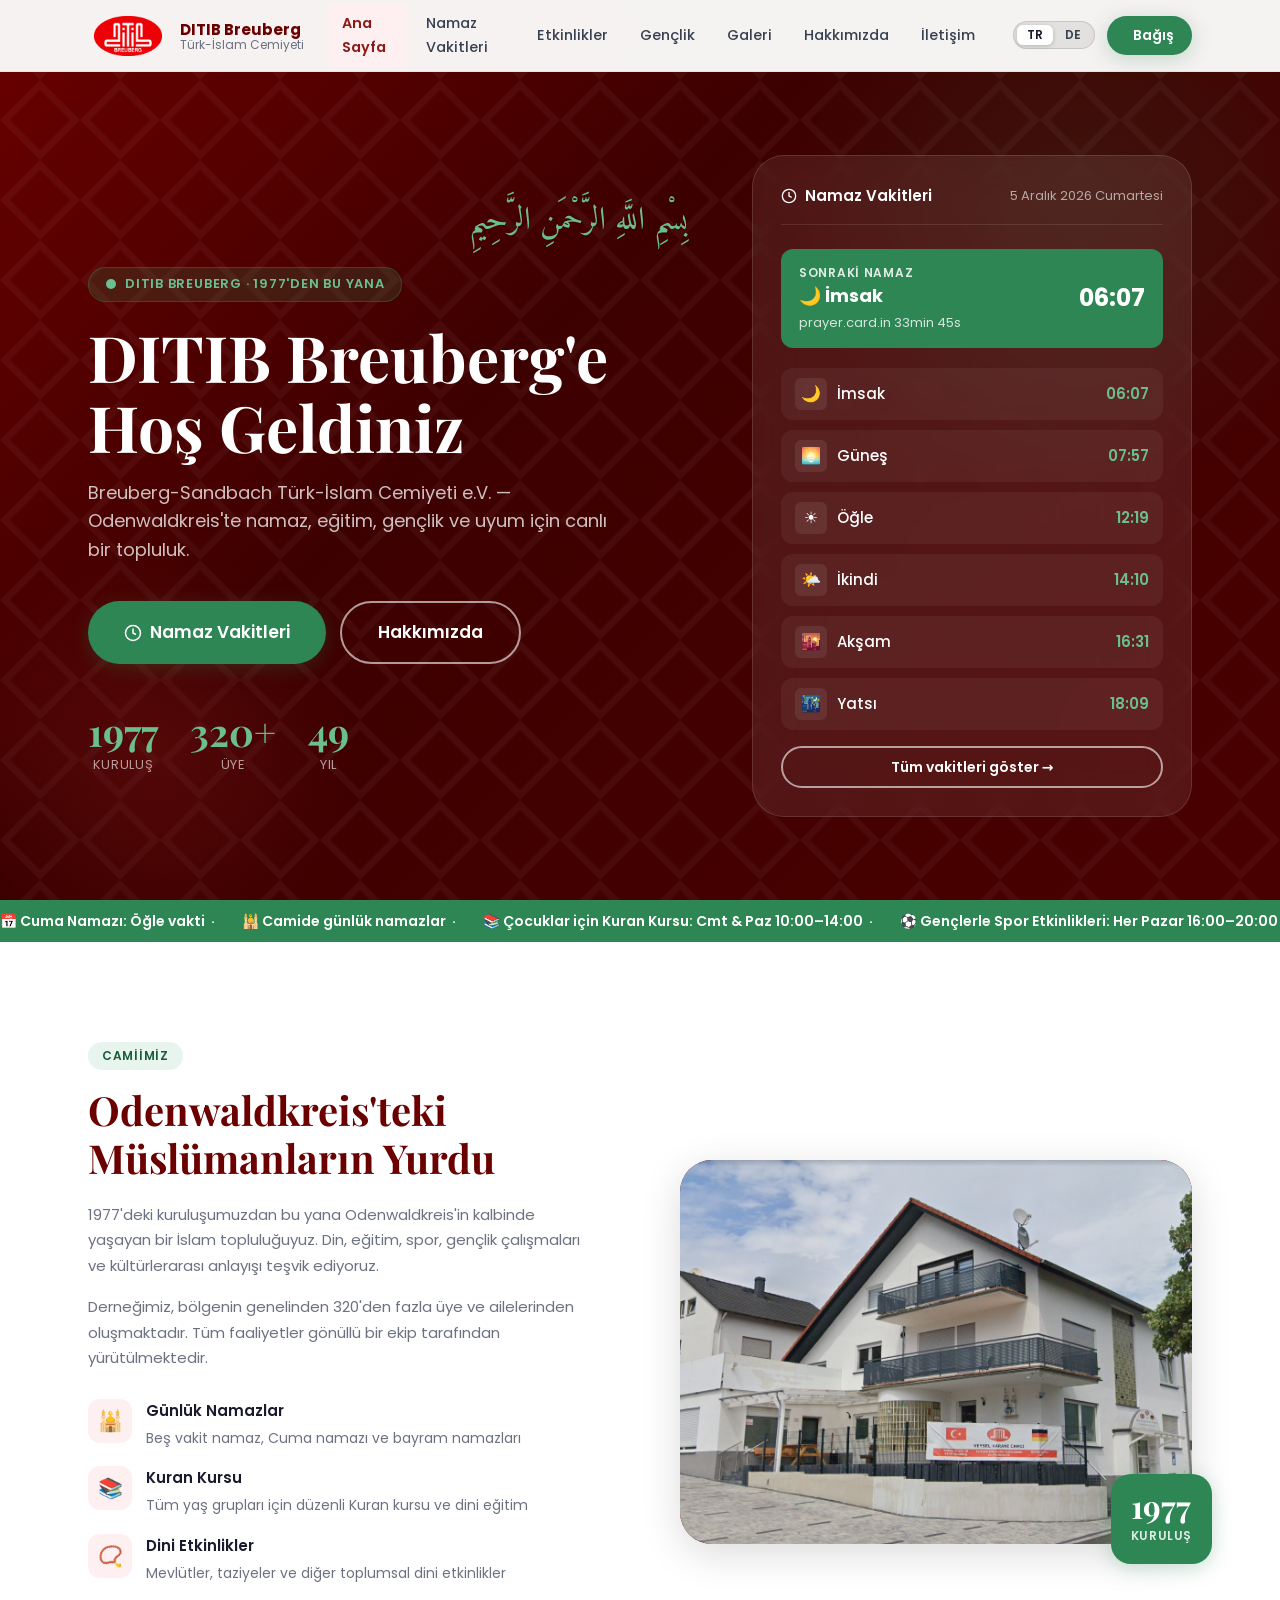
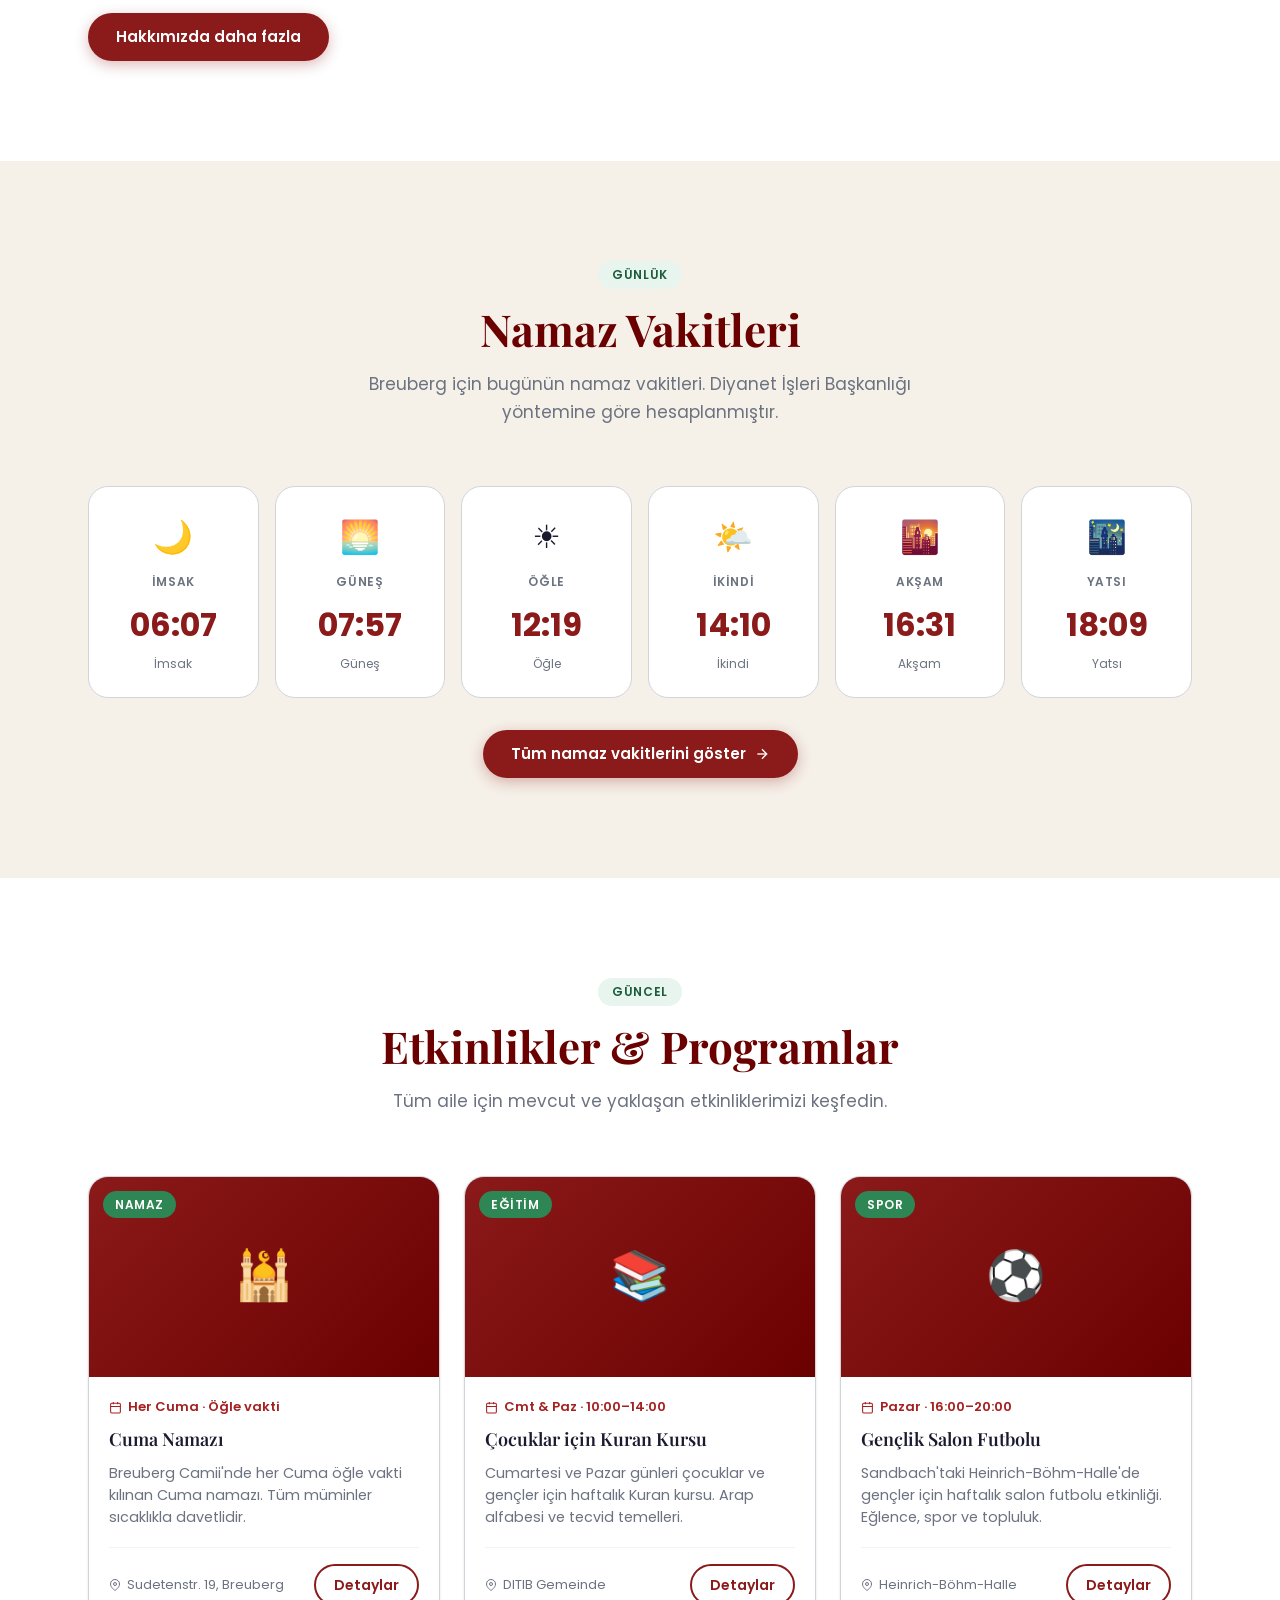
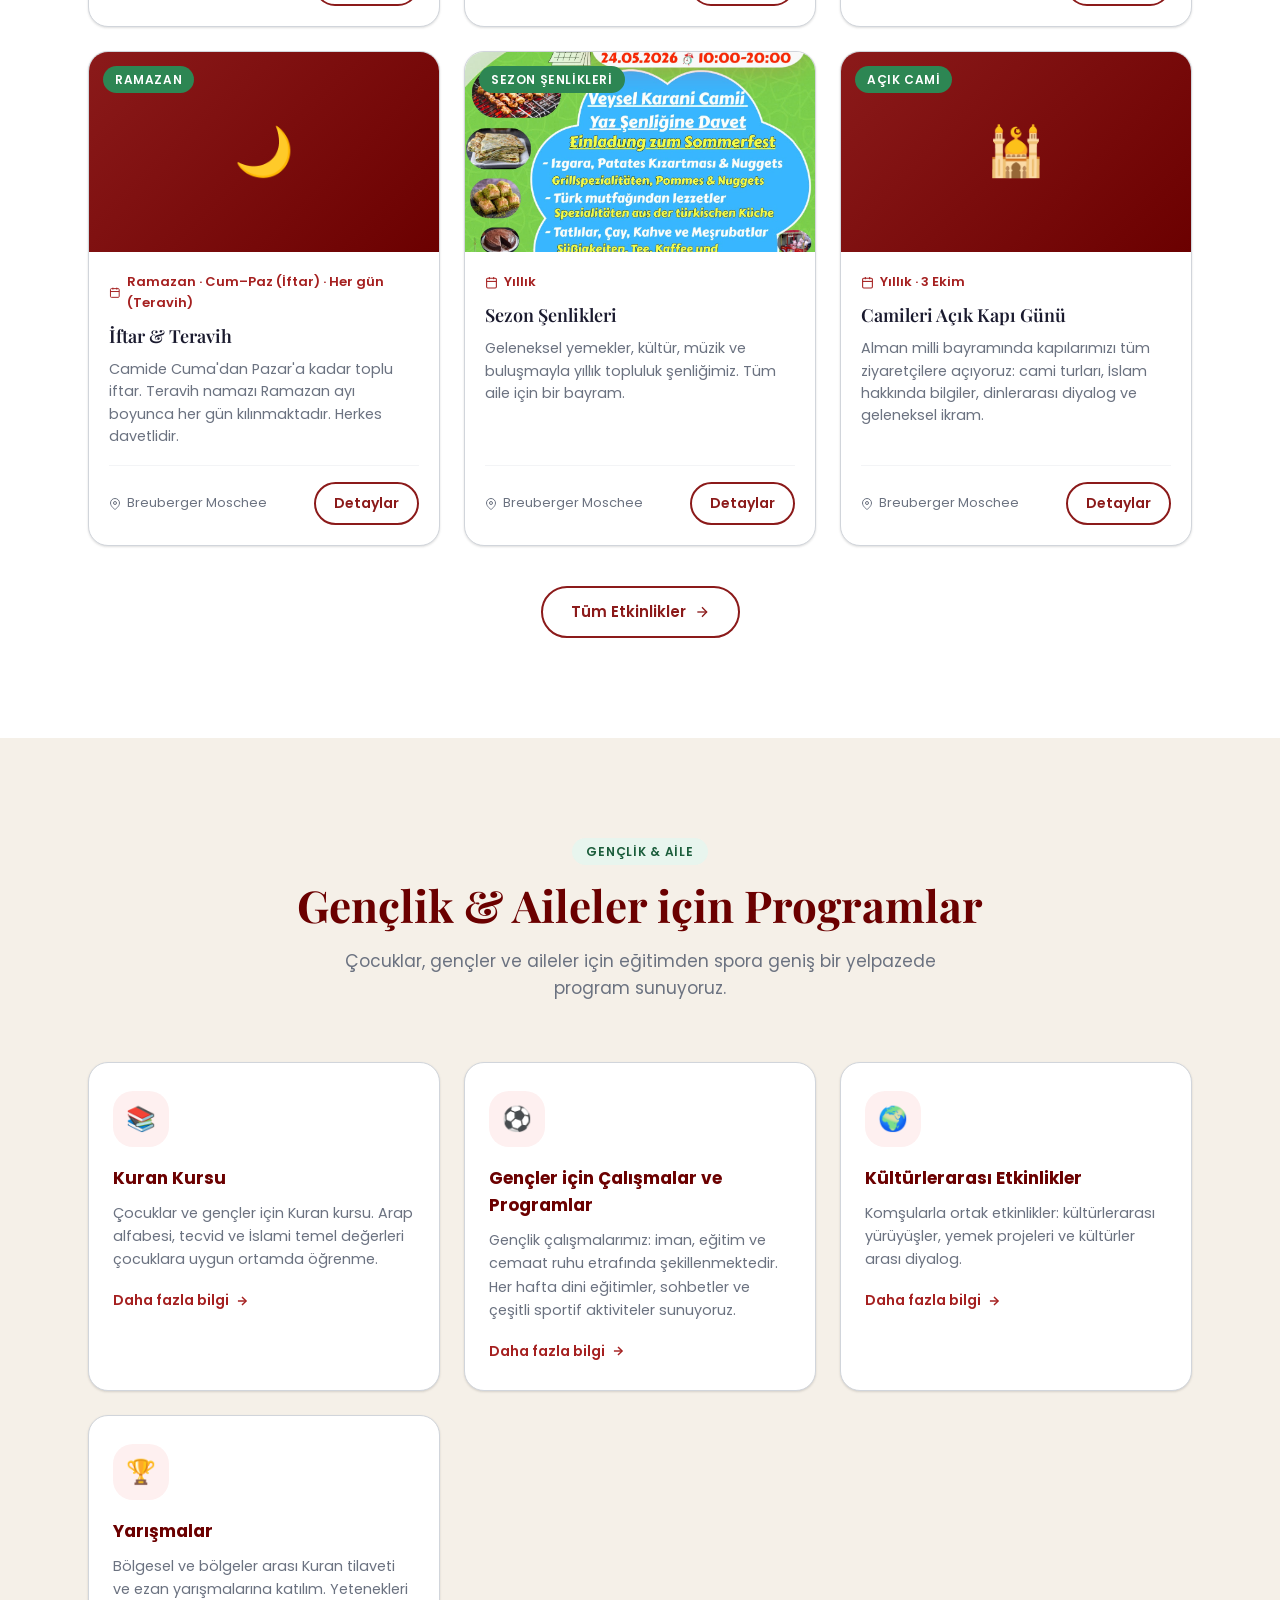
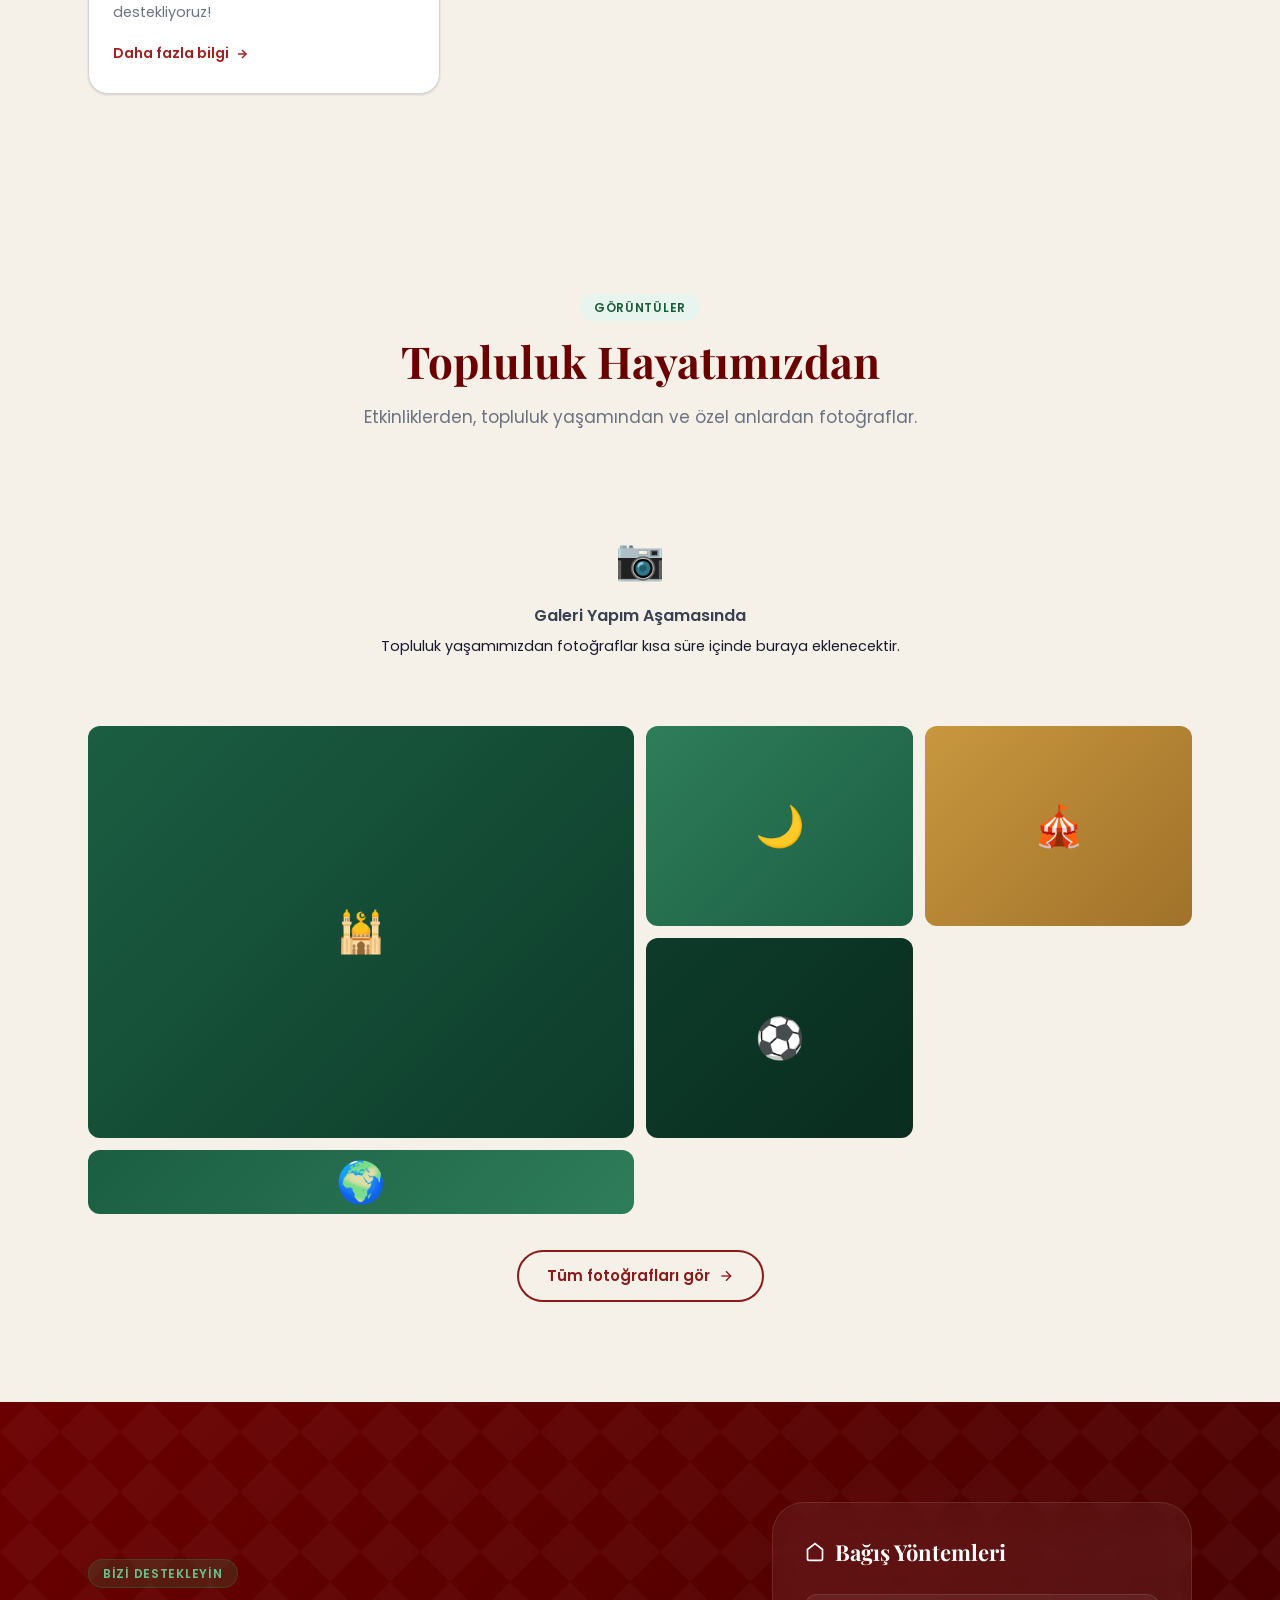
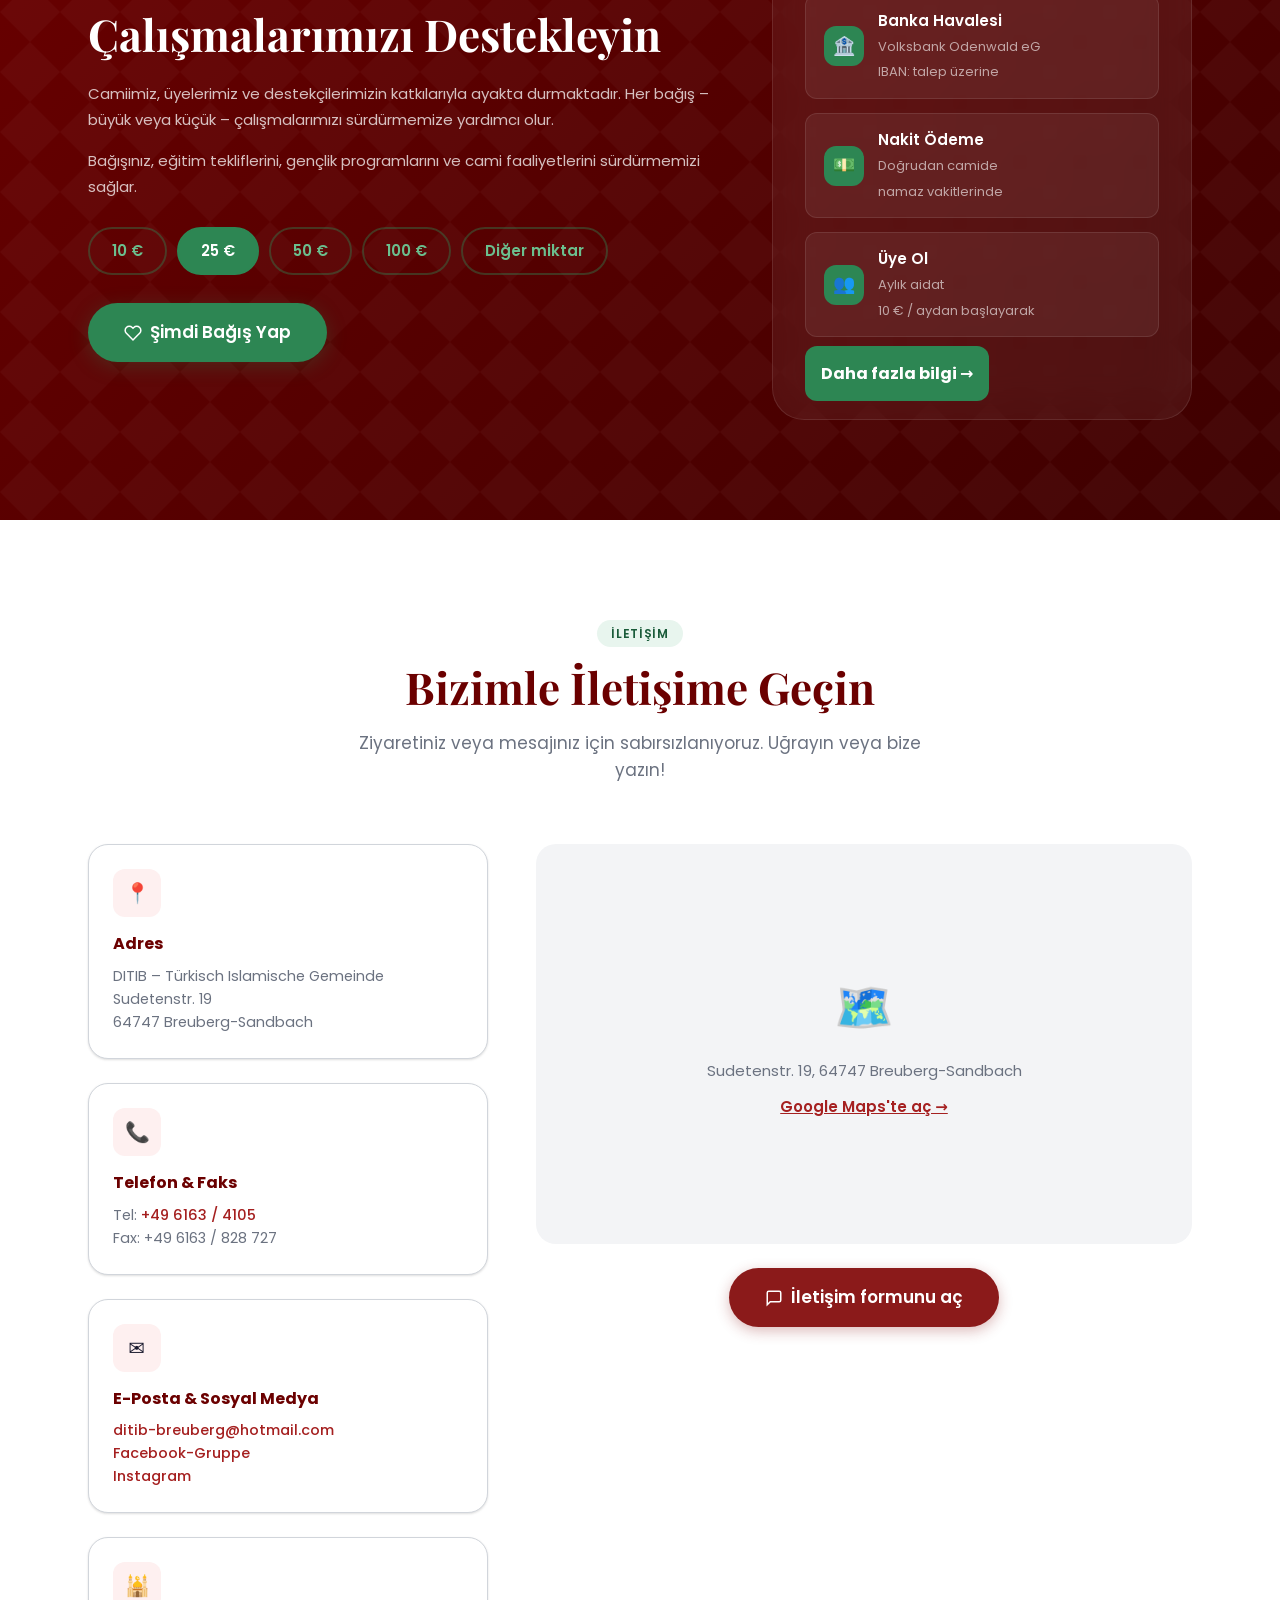
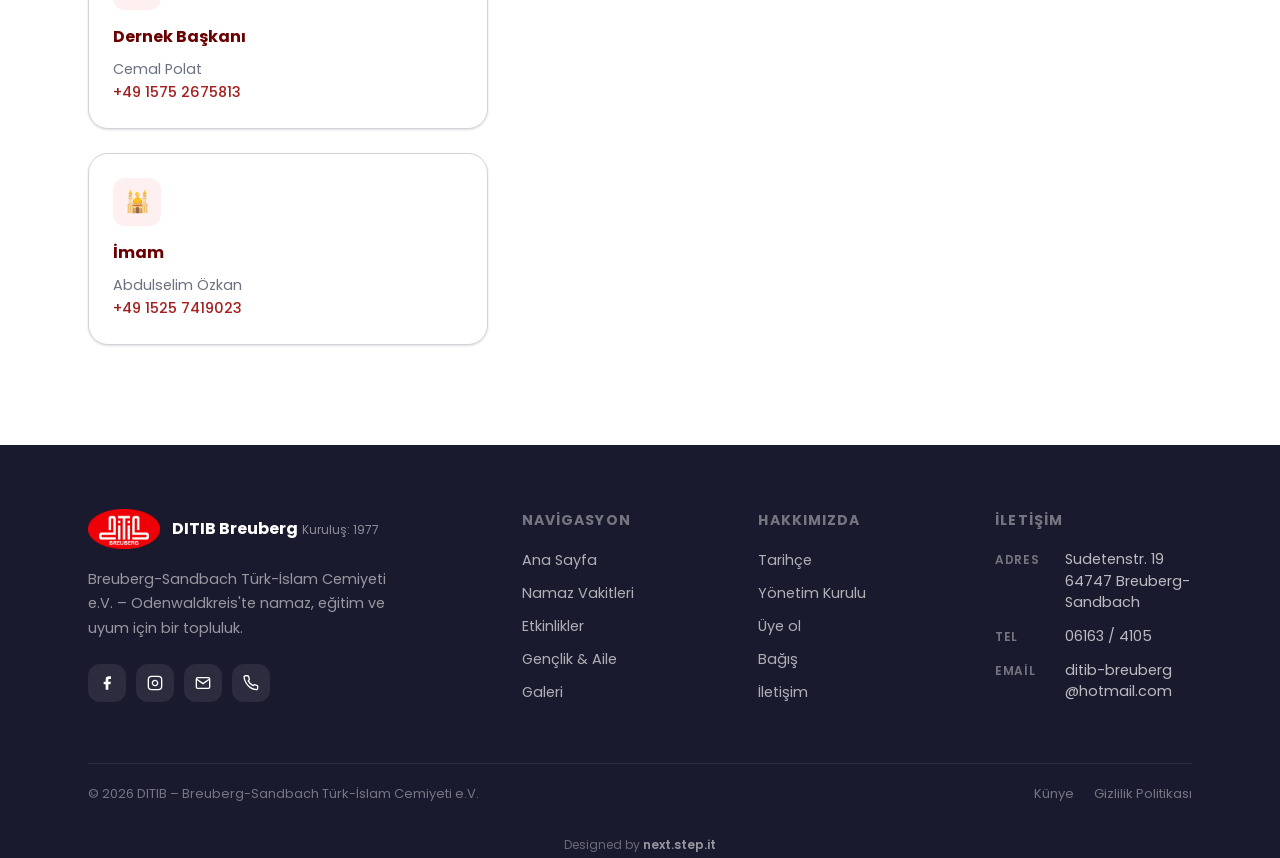
<file: index.html>
<!DOCTYPE html>
<html lang="de">

<head>
  <meta charset="UTF-8">
  <meta name="viewport" content="width=device-width, initial-scale=1.0">
  <meta name="description"
    content="DITIB - Türkisch Islamische Gemeinde zu Breuberg-Sandbach e.V. Gegründet 1977. Gebetszeiten, Veranstaltungen, Jugendgruppe und mehr.">
  <meta name="keywords"
    content="DITIB Breuberg, Moschee, Islam, Gebetszeiten, Breuberg-Sandbach, Türkisch Islamische Gemeinde">
  <meta property="og:title" content="DITIB Breuberg - Türkisch Islamische Gemeinde">
  <meta property="og:description" content="Willkommen bei der Türkisch Islamischen Gemeinde zu Breuberg-Sandbach e.V.">
  <meta property="og:type" content="website">
  <title>DITIB Breuberg - Türkisch Islamische Gemeinde zu Breuberg-Sandbach e.V.</title>

  <!-- Fonts -->
  <link rel="preconnect" href="https://fonts.googleapis.com">
  <link rel="preconnect" href="https://fonts.gstatic.com" crossorigin>
  <link
    href="https://fonts.googleapis.com/css2?family=Playfair+Display:wght@600;700&family=Poppins:wght@400;500;600;700&family=Amiri:ital,wght@0,400;0,700;1,400&display=swap"
    rel="stylesheet">

  <link rel="stylesheet" href="css/style.css?v=20261026c">
</head>

<body>

  <!-- ============ NAVIGATION ============ -->
  <header>
    <nav class="navbar" role="navigation" aria-label="Hauptnavigation">
      <div class="container">
        <div class="navbar__inner">
          <!-- Logo -->
          <a href="index.html" class="navbar__logo" aria-label="DITIB Breuberg Startseite">
            <div class="navbar__logo-icon" aria-hidden="true">
              <img src="../images/ditib_breuberg_logo.png" alt="DITIB Breuberg Logo"
                style="height:40px;width:auto;display:block;">
            </div>
            <div class="navbar__logo-text">
              <strong>DITIB Breuberg</strong>
              <span data-i18n="nav.tagline">Türkisch Islamische Gemeinde</span>
            </div>
          </a>

          <!-- Desktop Navigation -->
          <nav class="navbar__nav" aria-label="Desktop Navigation">
            <a href="index.html" class="active" data-i18n="nav.home">Startseite</a>
            <a href="pages/gebetszeiten.html" data-i18n="nav.prayer">Gebetszeiten</a>
            <a href="pages/veranstaltungen.html" data-i18n="nav.events">Veranstaltungen</a>
            <a href="pages/jugend.html" data-i18n="nav.youth">Jugend</a>
            <a href="pages/galerie.html" data-i18n="nav.gallery">Galerie</a>
            <a href="pages/ueber-uns.html" data-i18n="nav.about">Über uns</a>
            <a href="pages/kontakt.html" data-i18n="nav.contact">Kontakt</a>
          </nav>

          <div class="navbar__actions">
            <div class="lang-switcher">
              <button class="lang-btn" data-lang="tr">TR</button>
              <button class="lang-btn" data-lang="de">DE</button>
            </div>
            <a href="pages/spenden.html" class="btn btn--emerald btn--sm navbar__donate">
              <svg width="14" height="14" viewBox="0 0 24 24" fill="none" stroke="currentColor" stroke-width="2.5">
                <path
                  d="M20.84 4.61a5.5 5.5 0 0 0-7.78 0L12 5.67l-1.06-1.06a5.5 5.5 0 0 0-7.78 7.78l1.06 1.06L12 21.23l7.78-7.78 1.06-1.06a5.5 5.5 0 0 0 0-7.78z" />
              </svg>
              <span data-i18n="nav.donate">Spenden</span>
            </a>

            <button class="navbar__hamburger" aria-label="Menü öffnen" aria-expanded="false">
              <span></span>
              <span></span>
              <span></span>
            </button>
          </div>
        </div>
      </div>
    </nav>

    <!-- Mobile Menu -->
    <div class="mobile-menu" role="dialog" aria-label="Mobile Navigation">
      <div class="mobile-menu__inner">
        <a href="index.html">
          <svg width="18" height="18" viewBox="0 0 24 24" fill="none" stroke="currentColor" stroke-width="2">
            <path d="M3 9l9-7 9 7v11a2 2 0 0 1-2 2H5a2 2 0 0 1-2-2z" />
            <polyline points="9 22 9 12 15 12 15 22" />
          </svg>
          <span data-i18n="nav.home">Startseite</span>
        </a>
        <a href="pages/gebetszeiten.html">
          <svg width="18" height="18" viewBox="0 0 24 24" fill="none" stroke="currentColor" stroke-width="2">
            <circle cx="12" cy="12" r="10" />
            <polyline points="12 6 12 12 16 14" />
          </svg>
          <span data-i18n="nav.prayer">Gebetszeiten</span>
        </a>
        <a href="pages/veranstaltungen.html">
          <svg width="18" height="18" viewBox="0 0 24 24" fill="none" stroke="currentColor" stroke-width="2">
            <rect x="3" y="4" width="18" height="18" rx="2" ry="2" />
            <line x1="16" y1="2" x2="16" y2="6" />
            <line x1="8" y1="2" x2="8" y2="6" />
            <line x1="3" y1="10" x2="21" y2="10" />
          </svg>
          <span data-i18n="nav.events">Veranstaltungen</span>
        </a>
        <a href="pages/jugend.html">
          <svg width="18" height="18" viewBox="0 0 24 24" fill="none" stroke="currentColor" stroke-width="2">
            <path d="M17 21v-2a4 4 0 0 0-4-4H5a4 4 0 0 0-4 4v2" />
            <circle cx="9" cy="7" r="4" />
            <path d="M23 21v-2a4 4 0 0 0-3-3.87" />
            <path d="M16 3.13a4 4 0 0 1 0 7.75" />
          </svg>
          <span data-i18n="nav.youth">Jugend</span>
        </a>
        <a href="pages/galerie.html">
          <svg width="18" height="18" viewBox="0 0 24 24" fill="none" stroke="currentColor" stroke-width="2">
            <rect x="3" y="3" width="18" height="18" rx="2" />
            <circle cx="8.5" cy="8.5" r="1.5" />
            <polyline points="21 15 16 10 5 21" />
          </svg>
          <span data-i18n="nav.gallery">Galerie</span>
        </a>
        <a href="pages/ueber-uns.html">
          <svg width="18" height="18" viewBox="0 0 24 24" fill="none" stroke="currentColor" stroke-width="2"
            stroke-linecap="round">
            <circle cx="12" cy="12" r="10" />
            <line x1="12" y1="16" x2="12" y2="12" />
            <line x1="12" y1="8" x2="12.01" y2="8" />
          </svg>
          <span data-i18n="nav.about">Über uns</span>
        </a>
        <a href="pages/kontakt.html">
          <svg width="18" height="18" viewBox="0 0 24 24" fill="none" stroke="currentColor" stroke-width="2">
            <path d="M21 10c0 7-9 13-9 13s-9-6-9-13a9 9 0 0 1 18 0z" />
            <circle cx="12" cy="10" r="3" />
          </svg>
          <span data-i18n="nav.contact">Kontakt</span>
        </a>
        <div class="mobile-menu__divider"></div>
        <a href="pages/spenden.html" class="mobile-menu__donate">
          <svg width="18" height="18" viewBox="0 0 24 24" fill="none" stroke="currentColor" stroke-width="2">
            <path
              d="M20.84 4.61a5.5 5.5 0 0 0-7.78 0L12 5.67l-1.06-1.06a5.5 5.5 0 0 0-7.78 7.78l1.06 1.06L12 21.23l7.78-7.78 1.06-1.06a5.5 5.5 0 0 0 0-7.78z" />
          </svg>
          <span data-i18n="nav.donate">Spenden</span>
        </a>
      </div>
    </div>
  </header>

  <!-- ============ HERO ============ -->
  <main>
    <section class="hero" id="home" aria-label="Willkommen">
      <div class="hero__bg"></div>
      <div class="hero__pattern" aria-hidden="true"></div>
      <div class="hero__glow" aria-hidden="true"></div>
      <div class="hero__glow-2" aria-hidden="true"></div>

      <div class="hero__content">
        <div class="container">
          <div class="hero__inner">
            <!-- Text -->
            <div class="hero__text">
              <div class="hero__bismillah" aria-label="Bismillah ir-Rahman ir-Rahim">بِسْمِ اللَّهِ الرَّحْمَنِ
                الرَّحِيمِ</div>
              <div class="hero__label" aria-hidden="true">
                <svg width="12" height="12" viewBox="0 0 24 24" fill="currentColor">
                  <circle cx="12" cy="12" r="10" />
                </svg>
                <span data-i18n="index.hero.label">DITIB Breuberg · Seit 1977</span>
              </div>
              <h1 class="hero__title">
                <span data-i18n="index.hero.title">Willkommen bei DITIB Breuberg</span>
              </h1>
              <p class="hero__subtitle" data-i18n="index.hero.subtitle">
                Türkisch Islamische Gemeinde zu Breuberg-Sandbach e.V. — eine lebendige Gemeinschaft für Gebet, Bildung,
                Jugend und Harmonie im Odenwaldkreis.
              </p>
              <div class="hero__actions">
                <a href="pages/gebetszeiten.html" class="btn btn--emerald btn--lg">
                  <svg width="18" height="18" viewBox="0 0 24 24" fill="none" stroke="currentColor" stroke-width="2">
                    <circle cx="12" cy="12" r="10" />
                    <polyline points="12 6 12 12 16 14" />
                  </svg>
                  <span data-i18n="index.hero.cta1">Gebetszeiten</span>
                </a>
                <a href="pages/ueber-uns.html" class="btn btn--outline-white btn--lg" data-i18n="index.hero.cta2">Über uns</a>
              </div>
              <div class="hero__stats" role="list">
                <div class="hero__stat" role="listitem">
                  <strong>1977</strong>
                  <span data-i18n="index.hero.stat1">Gegründet</span>
                </div>
                <div class="hero__stat" role="listitem">
                  <strong>320+</strong>
                  <span data-i18n="index.hero.stat2">Mitglieder</span>
                </div>
                <div class="hero__stat" role="listitem">
                  <strong>49</strong>
                  <span data-i18n="index.hero.stat3">Jahre</span>
                </div>
              </div>
            </div>

            <!-- Prayer Card -->
            <div class="prayer-card" role="complementary" aria-label="Gebetszeiten">
              <div id="prayer-card-content">
                <div class="prayer-card__loading">
                  <div class="prayer-spinner"></div>
                  <span data-i18n="common.loading_prayer">Gebetszeiten werden geladen…</span>
                </div>
              </div>
              <div style="margin-top:16px;text-align:center">
                <a href="pages/gebetszeiten.html" class="btn btn--outline-white btn--sm" style="width:100%"><span data-i18n="index.hero.prayer_btn">Alle Zeiten anzeigen →</span></a>
              </div>
            </div>
          </div>
        </div>
      </div>
    </section>

    <!-- ============ ANNOUNCEMENT BAR ============ -->
    <div class="announcement-bar" role="marquee" aria-label="Aktuelle Ankündigungen">
      <div class="announcement-bar__inner">
        <span><span data-i18n="ticker.1">📅 Freitagsgebet: zur Mittagsgebetzeit</span> &nbsp;·&nbsp;</span>
        <span><span data-i18n="ticker.2">🕌 Tägliche Gebete in der Moschee</span> &nbsp;·&nbsp;</span>
        <span><span data-i18n="ticker.3">📚 Koran-Unterricht für Kinder: Sa & So 10:00–14:00 Uhr</span> &nbsp;·&nbsp;</span>
        <span><span data-i18n="ticker.4">⚽ Sportliche Aktivitäten mit der Jugend: Sonntags 16:00–20:00 Uhr</span> &nbsp;·&nbsp;</span>
        <!-- Duplicate for seamless loop -->
        <span aria-hidden="true"><span data-i18n="ticker.1">📅 Freitagsgebet: zur Mittagsgebetzeit</span> &nbsp;·&nbsp;</span>
        <span aria-hidden="true"><span data-i18n="ticker.2">🕌 Tägliche Gebete in der Moschee</span> &nbsp;·&nbsp;</span>
        <span aria-hidden="true"><span data-i18n="ticker.3">📚 Koran-Unterricht für Kinder: Sa & So 10:00–14:00 Uhr</span> &nbsp;·&nbsp;</span>
        <span aria-hidden="true"><span data-i18n="ticker.4">⚽ Sportliche Aktivitäten mit der Jugend: Sonntags 16:00–20:00 Uhr</span> &nbsp;·&nbsp;</span>
      </div>
    </div>

    <!-- ============ ABOUT / WELCOME ============ -->
    <section class="section" id="ueber-uns" aria-label="Über uns">
      <div class="container">
        <div class="about-grid">
          <div class="about-text" data-aos>
            <span class="badge" data-i18n="index.about.badge">Unsere Gemeinde</span>
            <h2 data-i18n="index.about.title">Eine Heimat für Muslime im Odenwaldkreis</h2>
            <p data-i18n="index.about.p1">Seit unserer Gründung im Jahr 1977 sind wir eine lebendige islamische Gemeinschaft im Herzen des
              Odenwaldkreises. Wir fördern Religion, Bildung, Sport, Jugendvorsorge und interkulturelle Verständigung.
            </p>
            <p data-i18n="index.about.p2">Unser Verein besteht aus über 320 Mitgliedern und deren Familien aus der gesamten Region. Alle
              Aktivitäten werden von einem engagierten Team aus ehrenamtlichen Mitarbeitern getragen.</p>

            <div class="about-features">
              <div class="about-feature">
                <div class="about-feature__icon" aria-hidden="true">🕌</div>
                <div class="about-feature__text">
                  <strong data-i18n="index.about.feat1.title">Tägliche Gebete</strong>
                  <span data-i18n="index.about.feat1.desc">Fünf tägliche Gebete sowie Freitagsgebet und Feiertagsgebete</span>
                </div>
              </div>
              <div class="about-feature">
                <div class="about-feature__icon" aria-hidden="true">📚</div>
                <div class="about-feature__text">
                  <strong data-i18n="index.about.feat2.title">Koran-Unterricht</strong>
                  <span data-i18n="index.about.feat2.desc">Regelmäßiger Koran-Unterricht und religiöse Bildung für alle Altersgruppen</span>
                </div>
              </div>
              <div class="about-feature">
                <div class="about-feature__icon" aria-hidden="true">📿</div>
                <div class="about-feature__text">
                  <strong data-i18n="index.about.feat3.title">Harmonie</strong>
                  <span data-i18n="index.about.feat3.desc">Interkulturelle Veranstaltungen und Zusammenarbeit mit der Nachbarschaft</span>
                </div>
              </div>
            </div>
            <a href="pages/ueber-uns.html" class="btn btn--primary" style="margin-top:28px" data-i18n="index.about.btn">Mehr über uns</a>
          </div>

          <div class="about-visual" data-aos data-aos-delay="200">
            <div class="about-visual__card" aria-hidden="true" style="padding:0;overflow:hidden">
              <img src="images/ditib_breuberg_sandbach.png" alt="DITIB Breuberg Sandbach"
                style="width:100%;height:100%;object-fit:cover;display:block;">
            </div>
            <div class="about-visual__badge">
              <strong>1977</strong>
              <span data-i18n="index.about.founded">Gegründet</span>
            </div>
          </div>
        </div>
      </div>
    </section>

    <!-- ============ PRAYER TIMES PREVIEW ============ -->
    <section class="section section--alt" id="gebetszeiten" aria-label="Gebetszeiten">
      <div class="container">
        <div class="section-header" data-aos>
          <span class="badge" data-i18n="index.prayer.badge">Täglich</span>
          <h2 data-i18n="index.prayer.title">Gebetszeiten</h2>
          <p data-i18n="index.prayer.desc">Heutige Gebetszeiten für Breuberg. Berechnet nach der Methode von Diyanet İşleri Başkanlığı.</p>
        </div>

        <div id="prayer-times-full" data-aos>
          <div style="text-align:center;padding:60px 20px;color:var(--gray-500)">
            <div class="prayer-spinner"
              style="border-top-color:var(--green-600);border-color:var(--gray-300);margin:0 auto 16px;width:36px;height:36px">
            </div>
            Gebetszeiten werden geladen…
          </div>
        </div>

        <div style="text-align:center;margin-top:32px" data-aos>
          <a href="pages/gebetszeiten.html" class="btn btn--primary">
            <span data-i18n="index.prayer.btn">Vollständige Gebetszeiten anzeigen</span>
            <svg width="16" height="16" viewBox="0 0 24 24" fill="none" stroke="currentColor" stroke-width="2">
              <path d="M5 12h14" />
              <path d="M12 5l7 7-7 7" />
            </svg>
          </a>
        </div>
      </div>
    </section>

    <!-- ============ EVENTS ============ -->
    <section class="section" id="veranstaltungen" aria-label="Veranstaltungen">
      <div class="container">
        <div class="section-header" data-aos>
          <span class="badge" data-i18n="index.events.badge">Aktuell</span>
          <h2 data-i18n="index.events.title">Veranstaltungen &amp; Termine</h2>
          <p data-i18n="index.events.desc">Entdecken Sie unsere aktuellen und kommenden Veranstaltungen – für die ganze Familie.</p>
        </div>

        <div class="events-grid">
          <article class="event-card" data-aos>
            <div class="event-card__image">
              <div class="event-card__image-placeholder" aria-hidden="true">🕌</div>
              <span class="event-card__category" data-i18n="index.ev1.cat">Gebet</span>
            </div>
            <div class="event-card__body">
              <div class="event-card__date">
                <svg width="13" height="13" viewBox="0 0 24 24" fill="none" stroke="currentColor" stroke-width="2">
                  <rect x="3" y="4" width="18" height="18" rx="2" />
                  <line x1="16" y1="2" x2="16" y2="6" />
                  <line x1="8" y1="2" x2="8" y2="6" />
                  <line x1="3" y1="10" x2="21" y2="10" />
                </svg>
                <span data-i18n="index.ev1.date">Jeden Freitag · zur Mittagsgebetzeit</span>
              </div>
              <h3 class="event-card__title" data-i18n="index.ev1.title">Freitagsgebet (Cuma Namazı)</h3>
              <p class="event-card__desc" data-i18n="index.ev1.desc">Das wöchentliche Freitagsgebet in der Breuberger Moschee zur jeweiligen
                Mittagsgebetzeit. Alle Gläubigen sind herzlich willkommen.</p>
              <div class="event-card__footer">
                <span class="event-card__location">
                  <svg width="12" height="12" viewBox="0 0 24 24" fill="none" stroke="currentColor" stroke-width="2">
                    <path d="M21 10c0 7-9 13-9 13s-9-6-9-13a9 9 0 0 1 18 0z" />
                    <circle cx="12" cy="10" r="3" />
                  </svg>
                  Sudetenstr. 19, Breuberg
                </span>
                <a href="pages/gebetszeiten.html" class="btn btn--sm btn--outline" data-i18n="common.details">Details</a>
              </div>
            </div>
          </article>

          <article class="event-card" data-aos data-aos-delay="100">
            <div class="event-card__image">
              <div class="event-card__image-placeholder" aria-hidden="true">📚</div>
              <span class="event-card__category" data-i18n="index.ev2.cat">Bildung</span>
            </div>
            <div class="event-card__body">
              <div class="event-card__date">
                <svg width="13" height="13" viewBox="0 0 24 24" fill="none" stroke="currentColor" stroke-width="2">
                  <rect x="3" y="4" width="18" height="18" rx="2" />
                  <line x1="16" y1="2" x2="16" y2="6" />
                  <line x1="8" y1="2" x2="8" y2="6" />
                  <line x1="3" y1="10" x2="21" y2="10" />
                </svg>
                <span data-i18n="index.ev2.date">Sa & So · 10:00 – 14:00 Uhr</span>
              </div>
              <h3 class="event-card__title" data-i18n="index.ev2.title">Koran-Unterricht für Kinder</h3>
              <p class="event-card__desc" data-i18n="index.ev2.desc">Wöchentlicher Koran-Unterricht für Kinder und Jugendliche samstags und
                sonntags. Grundlagen der arabischen Schrift und Rezitation.</p>
              <div class="event-card__footer">
                <span class="event-card__location">
                  <svg width="12" height="12" viewBox="0 0 24 24" fill="none" stroke="currentColor" stroke-width="2">
                    <path d="M21 10c0 7-9 13-9 13s-9-6-9-13a9 9 0 0 1 18 0z" />
                    <circle cx="12" cy="10" r="3" />
                  </svg>
                  DITIB Gemeinde
                </span>
                <a href="pages/jugend.html" class="btn btn--sm btn--outline" data-i18n="common.details">Details</a>
              </div>
            </div>
          </article>


          <article class="event-card" data-aos>
            <div class="event-card__image">
              <div class="event-card__image-placeholder" aria-hidden="true">⚽</div>
              <span class="event-card__category" data-i18n="index.ev3.cat">Sport</span>
            </div>
            <div class="event-card__body">
              <div class="event-card__date">
                <svg width="13" height="13" viewBox="0 0 24 24" fill="none" stroke="currentColor" stroke-width="2">
                  <rect x="3" y="4" width="18" height="18" rx="2" />
                  <line x1="16" y1="2" x2="16" y2="6" />
                  <line x1="8" y1="2" x2="8" y2="6" />
                  <line x1="3" y1="10" x2="21" y2="10" />
                </svg>
                <span data-i18n="index.ev3.date">Sonntag · 16:00–20:00 Uhr</span>
              </div>
              <h3 class="event-card__title" data-i18n="index.ev3.title">Jugend-Fußball</h3>
              <p class="event-card__desc" data-i18n="index.ev3.desc">Wöchentliche Fußballveranstaltung für Jugendliche in der Heinrich-Böhm-Halle,
                Sandbach. Spaß, Sport und Gemeinschaft.</p>
              <div class="event-card__footer">
                <span class="event-card__location">
                  <svg width="12" height="12" viewBox="0 0 24 24" fill="none" stroke="currentColor" stroke-width="2">
                    <path d="M21 10c0 7-9 13-9 13s-9-6-9-13a9 9 0 0 1 18 0z" />
                    <circle cx="12" cy="10" r="3" />
                  </svg>
                  Heinrich-Böhm-Halle
                </span>
                <a href="pages/jugend.html" class="btn btn--sm btn--outline" data-i18n="common.details">Details</a>
              </div>
            </div>
          </article>

          <article class="event-card" data-aos data-aos-delay="100">
            <div class="event-card__image">
              <div class="event-card__image-placeholder" aria-hidden="true">🌙</div>
              <span class="event-card__category" data-i18n="index.ev4.cat">Ramazan</span>
            </div>
            <div class="event-card__body">
              <div class="event-card__date">
                <svg width="13" height="13" viewBox="0 0 24 24" fill="none" stroke="currentColor" stroke-width="2">
                  <rect x="3" y="4" width="18" height="18" rx="2" />
                  <line x1="16" y1="2" x2="16" y2="6" />
                  <line x1="8" y1="2" x2="8" y2="6" />
                  <line x1="3" y1="10" x2="21" y2="10" />
                </svg>
                <span data-i18n="index.ev4.date">Ramazan · Fr–So (Iftar) · Täglich (Tarawih)</span>
              </div>
              <h3 class="event-card__title" data-i18n="index.ev4.title">Iftar &amp; Tarawih</h3>
              <p class="event-card__desc" data-i18n="index.ev4.desc">Gemeinsames Fastenbrechen (Iftar) freitags bis sonntags in der Moschee. Das
                Tarawih-Gebet findet täglich im Monat Ramazan statt. Alle sind herzlich willkommen.</p>
              <div class="event-card__footer">
                <span class="event-card__location">
                  <svg width="12" height="12" viewBox="0 0 24 24" fill="none" stroke="currentColor" stroke-width="2">
                    <path d="M21 10c0 7-9 13-9 13s-9-6-9-13a9 9 0 0 1 18 0z" />
                    <circle cx="12" cy="10" r="3" />
                  </svg>
                  Breuberger Moschee
                </span>
                <a href="pages/veranstaltungen.html" class="btn btn--sm btn--outline" data-i18n="common.details">Details</a>
              </div>
            </div>
          </article>

          <article class="event-card" data-aos data-aos-delay="200">
            <div class="event-card__image">
              <img src="images/senlik_2026.jpg" alt="Saisonfeste" loading="lazy">
              <span class="event-card__category" data-i18n="index.ev5.cat">Saisonfeste</span>
            </div>
            <div class="event-card__body">
              <div class="event-card__date">
                <svg width="13" height="13" viewBox="0 0 24 24" fill="none" stroke="currentColor" stroke-width="2">
                  <rect x="3" y="4" width="18" height="18" rx="2" />
                  <line x1="16" y1="2" x2="16" y2="6" />
                  <line x1="8" y1="2" x2="8" y2="6" />
                  <line x1="3" y1="10" x2="21" y2="10" />
                </svg>
                <span data-i18n="index.ev5.date">Jährlich</span>
              </div>
              <h3 class="event-card__title" data-i18n="index.ev5.title">Saisonfeste</h3>
              <p class="event-card__desc" data-i18n="index.ev5.desc">Unser jährlicher Gemeinschaftsmarkt mit traditionellen Speisen, Kultur, Musik und Begegnung. Ein Fest für die ganze Familie.</p>
              <div class="event-card__footer">
                <span class="event-card__location">
                  <svg width="12" height="12" viewBox="0 0 24 24" fill="none" stroke="currentColor" stroke-width="2">
                    <path d="M21 10c0 7-9 13-9 13s-9-6-9-13a9 9 0 0 1 18 0z" />
                    <circle cx="12" cy="10" r="3" />
                  </svg>
                  Breuberger Moschee
                </span>
                <a href="pages/veranstaltungen.html" class="btn btn--sm btn--outline" data-i18n="common.details">Details</a>
              </div>
            </div>
          </article>

          <article class="event-card" data-aos data-aos-delay="200">
            <div class="event-card__image">
              <div class="event-card__image-placeholder" aria-hidden="true">🕌</div>
              <span class="event-card__category" data-i18n="index.ev6.cat">Offene Moschee</span>
            </div>
            <div class="event-card__body">
              <div class="event-card__date">
                <svg width="13" height="13" viewBox="0 0 24 24" fill="none" stroke="currentColor" stroke-width="2">
                  <rect x="3" y="4" width="18" height="18" rx="2" />
                  <line x1="16" y1="2" x2="16" y2="6" />
                  <line x1="8" y1="2" x2="8" y2="6" />
                  <line x1="3" y1="10" x2="21" y2="10" />
                </svg>
                <span data-i18n="index.ev6.date">Jährlich · 3. Oktober</span>
              </div>
              <h3 class="event-card__title" data-i18n="index.ev6.title">Tag der offenen Moschee</h3>
              <p class="event-card__desc" data-i18n="index.ev6.desc">Am deutschen Nationalfeiertag öffnen wir unsere Türen für alle Interessierten:
                Moscheeführungen, Informationen über den Islam, interreligiöser Dialog und traditionelle Bewirtung.</p>
              <div class="event-card__footer">
                <span class="event-card__location">
                  <svg width="12" height="12" viewBox="0 0 24 24" fill="none" stroke="currentColor" stroke-width="2">
                    <path d="M21 10c0 7-9 13-9 13s-9-6-9-13a9 9 0 0 1 18 0z" />
                    <circle cx="12" cy="10" r="3" />
                  </svg>
                  Breuberger Moschee
                </span>
                <a href="pages/veranstaltungen.html" class="btn btn--sm btn--outline" data-i18n="common.details">Details</a>
              </div>
            </div>
          </article>
        </div>

        <div style="text-align:center;margin-top:40px" data-aos>
          <a href="pages/veranstaltungen.html" class="btn btn--outline">
            <span data-i18n="index.events.all">Alle Veranstaltungen</span>
            <svg width="16" height="16" viewBox="0 0 24 24" fill="none" stroke="currentColor" stroke-width="2">
              <path d="M5 12h14" />
              <path d="M12 5l7 7-7 7" />
            </svg>
          </a>
        </div>
      </div>
    </section>

    <!-- ============ YOUTH SECTION ============ -->
    <section class="section youth-section" id="jugend" aria-label="Jugend">
      <div class="container">
        <div class="section-header" data-aos>
          <span class="badge" data-i18n="index.youth.badge">Jugend &amp; Familie</span>
          <h2 data-i18n="index.youth.title">Programme für Jugend &amp; Familien</h2>
          <p data-i18n="index.youth.desc">Wir bieten ein breites Angebot für Kinder, Jugendliche und Familien – von Bildung bis Sport.</p>
        </div>

        <div class="youth-grid">
          <div class="youth-card" data-aos>
            <div class="youth-card__icon" aria-hidden="true">📚</div>
            <h3 class="youth-card__title" data-i18n="index.youth.koran.title">Koran-Unterricht</h3>
            <p class="youth-card__desc" data-i18n="index.youth.koran.desc">Koran-Unterricht für Kinder und Jugendliche. Lernen der arabischen Schrift,
              Rezitation und islamischer Grundwerte in kindgerechter Atmosphäre.</p>
            <a href="pages/jugend.html#koran" class="youth-card__link">
              <span data-i18n="common.more">Mehr erfahren</span>
              <svg width="14" height="14" viewBox="0 0 24 24" fill="none" stroke="currentColor" stroke-width="2.5">
                <path d="M5 12h14" />
                <path d="M12 5l7 7-7 7" />
              </svg>
            </a>
          </div>


          <div class="youth-card" data-aos data-aos-delay="200">
            <div class="youth-card__icon" aria-hidden="true">⚽</div>
            <h3 class="youth-card__title" data-i18n="index.youth.sport.title">Aktivitäten & Programme für Jugendliche</h3>
            <p class="youth-card__desc" data-i18n="index.youth.sport.desc">Unsere Jugendarbeit steht ganz im Zeichen von Glaube, Bildung und Gemeinschaft. Wir bieten wöchentlich religiöse Bildung, Deutsche Vorträge und sportliche Aktivitäten an.</p>
            <a href="pages/jugend.html#sport" class="youth-card__link">
              <span data-i18n="common.more">Mehr erfahren</span>
              <svg width="14" height="14" viewBox="0 0 24 24" fill="none" stroke="currentColor" stroke-width="2.5">
                <path d="M5 12h14" />
                <path d="M12 5l7 7-7 7" />
              </svg>
            </a>
          </div>


          <div class="youth-card" data-aos data-aos-delay="100">
            <div class="youth-card__icon" aria-hidden="true">🌍</div>
            <h3 class="youth-card__title" data-i18n="index.youth.inter.title">Interkulturelle Events</h3>
            <p class="youth-card__desc" data-i18n="index.youth.inter.desc">Gemeinsame Veranstaltungen mit der Nachbarschaft: interkulturelle Wanderungen,
              Kochprojekte und Dialog zwischen Kulturen.</p>
            <a href="pages/veranstaltungen.html#interkulturell" class="youth-card__link">
              <span data-i18n="common.more">Mehr erfahren</span>
              <svg width="14" height="14" viewBox="0 0 24 24" fill="none" stroke="currentColor" stroke-width="2.5">
                <path d="M5 12h14" />
                <path d="M12 5l7 7-7 7" />
              </svg>
            </a>
          </div>

          <div class="youth-card" data-aos data-aos-delay="200">
            <div class="youth-card__icon" aria-hidden="true">🏆</div>
            <h3 class="youth-card__title" data-i18n="index.youth.wett.title">Wettbewerbe</h3>
            <p class="youth-card__desc" data-i18n="index.youth.wett.desc">Teilnahme an regionalen und überregionalen Koranrezitations- und
              Gebetsruf-Wettbewerben. Wir fördern Talente!</p>
            <a href="pages/jugend.html#wettbewerbe" class="youth-card__link">
              <span data-i18n="common.more">Mehr erfahren</span>
              <svg width="14" height="14" viewBox="0 0 24 24" fill="none" stroke="currentColor" stroke-width="2.5">
                <path d="M5 12h14" />
                <path d="M12 5l7 7-7 7" />
              </svg>
            </a>
          </div>
        </div>
      </div>
    </section>

    <!-- ============ GALLERY PREVIEW ============ -->
    <section class="section section--alt" id="galerie" aria-label="Galerie">
      <div class="container">
        <div class="section-header" data-aos>
          <span class="badge" data-i18n="index.gallery.badge">Einblicke</span>
          <h2 data-i18n="index.gallery.title">Aus unserem Gemeindeleben</h2>
          <p data-i18n="index.gallery.desc">Bilder aus Veranstaltungen, dem Gemeindealltag und besonderen Momenten.</p>
        </div>

        <!-- Hinweis: Fotos folgen -->
        <div style="text-align:center;background:var(--cream);border-radius:var(--radius-lg);padding:36px 24px;margin-bottom:32px;color:var(--gray-600)" data-aos>
          <div style="font-size:2.5rem;margin-bottom:12px">📷</div>
          <p style="font-size:1rem;font-weight:600;color:var(--gray-700);margin-bottom:6px" data-i18n="index.gallery.notice.title">Galerie noch in Bearbeitung</p>
          <p style="font-size:.9rem" data-i18n="index.gallery.notice.desc">Fotos aus unserem Gemeindeleben werden in Kürze hier hinzugefügt.</p>
        </div>

        <div class="gallery-grid" data-aos>
          <div class="gallery-item" style="background:linear-gradient(135deg,#1B5E42,#0D3B2A)"
            aria-label="Moschee Innenraum">
            <div class="gallery-item__placeholder" aria-hidden="true">🕌</div>
            <div class="gallery-item__overlay" aria-hidden="true">
              <svg viewBox="0 0 24 24" fill="none" stroke="currentColor" stroke-width="2">
                <circle cx="11" cy="11" r="8" />
                <line x1="21" y1="21" x2="16.65" y2="16.65" />
                <line x1="11" y1="8" x2="11" y2="14" />
                <line x1="8" y1="11" x2="14" y2="11" />
              </svg>
            </div>
          </div>
          <div class="gallery-item" style="background:linear-gradient(135deg,#2E7D5A,#1B5E42)"
            aria-label="Ramazan Iftar">
            <div class="gallery-item__placeholder" aria-hidden="true">🌙</div>
            <div class="gallery-item__overlay" aria-hidden="true">
              <svg viewBox="0 0 24 24" fill="none" stroke="currentColor" stroke-width="2">
                <circle cx="11" cy="11" r="8" />
                <line x1="21" y1="21" x2="16.65" y2="16.65" />
                <line x1="11" y1="8" x2="11" y2="14" />
                <line x1="8" y1="11" x2="14" y2="11" />
              </svg>
            </div>
          </div>
          <div class="gallery-item" style="background:linear-gradient(135deg,#C8973F,#A0722A)"
            aria-label="Kermes Veranstaltung">
            <div class="gallery-item__placeholder" aria-hidden="true">🎪</div>
            <div class="gallery-item__overlay" aria-hidden="true">
              <svg viewBox="0 0 24 24" fill="none" stroke="currentColor" stroke-width="2">
                <circle cx="11" cy="11" r="8" />
                <line x1="21" y1="21" x2="16.65" y2="16.65" />
                <line x1="11" y1="8" x2="11" y2="14" />
                <line x1="8" y1="11" x2="14" y2="11" />
              </svg>
            </div>
          </div>
          <div class="gallery-item" style="background:linear-gradient(135deg,#0D3B2A,#0A2D1F)"
            aria-label="Jugendgruppe">
            <div class="gallery-item__placeholder" aria-hidden="true">⚽</div>
            <div class="gallery-item__overlay" aria-hidden="true">
              <svg viewBox="0 0 24 24" fill="none" stroke="currentColor" stroke-width="2">
                <circle cx="11" cy="11" r="8" />
                <line x1="21" y1="21" x2="16.65" y2="16.65" />
                <line x1="11" y1="8" x2="11" y2="14" />
                <line x1="8" y1="11" x2="14" y2="11" />
              </svg>
            </div>
          </div>
          <div class="gallery-item" style="background:linear-gradient(135deg,#1B5E42,#2E7D5A)"
            aria-label="Interkulturelle Events">
            <div class="gallery-item__placeholder" aria-hidden="true">🌍</div>
            <div class="gallery-item__overlay" aria-hidden="true">
              <svg viewBox="0 0 24 24" fill="none" stroke="currentColor" stroke-width="2">
                <circle cx="11" cy="11" r="8" />
                <line x1="21" y1="21" x2="16.65" y2="16.65" />
                <line x1="11" y1="8" x2="11" y2="14" />
                <line x1="8" y1="11" x2="14" y2="11" />
              </svg>
            </div>
          </div>
        </div>

        <div style="text-align:center;margin-top:36px" data-aos>
          <a href="pages/galerie.html" class="btn btn--outline">
            <span data-i18n="index.gallery.btn">Alle Bilder ansehen</span>
            <svg width="16" height="16" viewBox="0 0 24 24" fill="none" stroke="currentColor" stroke-width="2">
              <path d="M5 12h14" />
              <path d="M12 5l7 7-7 7" />
            </svg>
          </a>
        </div>
      </div>
    </section>

    <!-- ============ DONATION ============ -->
    <section class="section donation-section" id="spenden" aria-label="Spenden">
      <div class="container">
        <div class="donation-grid">
          <div class="donation-text" data-aos>
            <span class="badge" data-i18n="index.donate.badge">Unterstützen</span>
            <h2 data-i18n="index.donate.title">Unterstützen Sie unsere Arbeit</h2>
            <p data-i18n="index.donate.p1">Unsere Gemeinde trägt sich durch die Unterstützung unserer Mitglieder und Förderer. Jede Spende – groß
              oder klein – hilft uns, unsere Arbeit fortzuführen.</p>
            <p data-i18n="index.donate.p2">Ihre Spende ermöglicht uns, Bildungsangebote, Jugendprogramme und den Betrieb der Moschee
              aufrechtzuerhalten.</p>

            <div class="donation-amounts" role="group" aria-label="Spendenbetrag wählen">
              <button class="donation-amount-btn" data-amount="10">10 €</button>
              <button class="donation-amount-btn selected" data-amount="25">25 €</button>
              <button class="donation-amount-btn" data-amount="50">50 €</button>
              <button class="donation-amount-btn" data-amount="100">100 €</button>
              <button class="donation-amount-btn" data-amount="" data-i18n="index.donate.other">Anderer Betrag</button>
            </div>

            <a href="pages/spenden.html" class="btn btn--emerald btn--lg">
              <svg width="18" height="18" viewBox="0 0 24 24" fill="none" stroke="currentColor" stroke-width="2">
                <path
                  d="M20.84 4.61a5.5 5.5 0 0 0-7.78 0L12 5.67l-1.06-1.06a5.5 5.5 0 0 0-7.78 7.78l1.06 1.06L12 21.23l7.78-7.78 1.06-1.06a5.5 5.5 0 0 0 0-7.78z" />
              </svg>
              <span data-i18n="index.donate.btn">Jetzt Spenden</span>
            </a>
          </div>

          <div class="donation-card" data-aos data-aos-delay="200">
            <h3>
              <svg width="20" height="20" viewBox="0 0 24 24" fill="none" stroke="currentColor" stroke-width="2">
                <path d="M3 9l9-7 9 7v11a2 2 0 0 1-2 2H5a2 2 0 0 1-2-2z" />
              </svg>
              <span data-i18n="index.donate.card_title">Spendenmöglichkeiten</span>
            </h3>
            <div class="donation-methods">
              <div class="donation-method">
                <div class="donation-method__icon" aria-hidden="true">🏦</div>
                <div class="donation-method__text">
                  <strong data-i18n="index.donate.bank.title">Banküberweisung</strong>
                  <span data-i18n-html="index.donate.bank.desc">Volksbank Odenwald eG<br>IBAN: auf Anfrage</span>
                </div>
              </div>
              <div class="donation-method">
                <div class="donation-method__icon" aria-hidden="true">💵</div>
                <div class="donation-method__text">
                  <strong data-i18n="index.donate.cash.title">Bar vor Ort</strong>
                  <span data-i18n-html="index.donate.cash.desc">Direkt in der Moschee<br>zu den Gebetszeiten</span>
                </div>
              </div>
              <div class="donation-method">
                <div class="donation-method__icon" aria-hidden="true">👥</div>
                <div class="donation-method__text">
                  <strong data-i18n="index.donate.member.title">Mitglied werden</strong>
                  <span data-i18n-html="index.donate.member.desc">Monatlicher Beitrag<br>ab 10 € / Monat</span>
                </div>
              </div>
            </div>
            <a href="pages/spenden.html" class="donation-cta" role="button" data-i18n="index.donate.more">Mehr Informationen →</a>
          </div>
        </div>
      </div>
    </section>

    <!-- ============ CONTACT PREVIEW ============ -->
    <section class="section" id="kontakt" aria-label="Kontakt">
      <div class="container">
        <div class="section-header" data-aos>
          <span class="badge" data-i18n="index.contact.badge">Kontakt</span>
          <h2 data-i18n="index.contact.title">Nehmen Sie Kontakt auf</h2>
          <p data-i18n="index.contact.desc">Wir freuen uns über Ihren Besuch oder Ihre Nachricht. Kommen Sie vorbei oder schreiben Sie uns!</p>
        </div>

        <div class="contact-grid">
          <div class="contact-info" data-aos>
            <div class="contact-info-card">
              <div class="contact-info-card__icon" aria-hidden="true">📍</div>
              <h3 data-i18n="index.contact.addr">Adresse</h3>
              <p>DITIB – Türkisch Islamische Gemeinde<br>Sudetenstr. 19<br>64747 Breuberg-Sandbach</p>
            </div>
            <div class="contact-info-card">
              <div class="contact-info-card__icon" aria-hidden="true">📞</div>
              <h3 data-i18n="index.contact.phone">Telefon &amp; Fax</h3>
              <p>
                Tel: <a href="tel:+4961634105">+49 6163 / 4105</a><br>
                Fax: +49 6163 / 828 727
              </p>
            </div>
            <div class="contact-info-card">
              <div class="contact-info-card__icon" aria-hidden="true">✉️</div>
              <h3 data-i18n="index.contact.email">E-Mail &amp; Social Media</h3>
              <p>
                <a href="mailto:ditib-breuberg@hotmail.com">ditib-breuberg@hotmail.com</a><br>
                <a href="https://www.facebook.com/groups/115303355158682/" target="_blank" rel="noopener">Facebook-Gruppe</a><br>
                <a href="https://www.instagram.com/ditibbreuberg/" target="_blank" rel="noopener">Instagram</a>
              </p>
            </div>
            <div class="contact-info-card">
              <div class="contact-info-card__icon" aria-hidden="true">🕌</div>
              <h3 data-i18n="index.contact.chair">Vereinsvorsitzender</h3>
              <p>
                Cemal Polat<br>
                <a href="tel:+4915752675813">+49 1575 2675813</a>
              </p>
            </div>
            <div class="contact-info-card">
              <div class="contact-info-card__icon" aria-hidden="true">🕌</div>
              <h3 data-i18n="index.contact.imam">Imam</h3>
              <p>
                Abdulselim Özkan<br>
                <a href="tel:+4915257419023">+49 1525 7419023</a>
              </p>
            </div>
          </div>

          <div data-aos data-aos-delay="150">
            <div class="map-section" role="region" aria-label="Standortkarte">
              <div class="map-placeholder">
                <span style="font-size:3rem" aria-hidden="true">🗺️</span>
                <p>Sudetenstr. 19, 64747 Breuberg-Sandbach</p>
                <a href="https://maps.google.com/?q=Sudetenstr.+19,+64747+Breuberg" target="_blank" rel="noopener" data-i18n="index.contact.maps">
                  In Google Maps öffnen →
                </a>
              </div>
            </div>
            <div style="margin-top:24px;text-align:center">
              <a href="pages/kontakt.html" class="btn btn--primary btn--lg">
                <svg width="18" height="18" viewBox="0 0 24 24" fill="none" stroke="currentColor" stroke-width="2">
                  <path d="M21 15a2 2 0 0 1-2 2H7l-4 4V5a2 2 0 0 1 2-2h14a2 2 0 0 1 2 2z" />
                </svg>
                <span data-i18n="index.contact.form">Kontaktformular öffnen</span>
              </a>
            </div>
          </div>
        </div>
      </div>
    </section>
  </main>

  <!-- ============ FOOTER ============ -->
  <footer class="footer" role="contentinfo">
    <div class="container">
      <div class="footer__grid">
        <!-- Brand -->
        <div class="footer__brand">
          <div class="footer__logo">
            <img src="../images/ditib_breuberg_logo.png" alt="DITIB Breuberg Logo"
              style="height:40px;width:auto;display:block;">
            <div class="footer__logo-text">
              <strong>DITIB Breuberg</strong>
              <span data-i18n="footer.founded">Gegründet 1977</span>
            </div>
          </div>
          <p class="footer__desc" data-i18n="footer.desc">Türkisch Islamische Gemeinde zu Breuberg-Sandbach e.V. – Eine Gemeinschaft für Gebet,
            Bildung und Harmonie im Odenwaldkreis.</p>
          <div class="footer__socials">
            <a href="https://www.facebook.com/groups/115303355158682/" target="_blank" rel="noopener"
              class="footer__social-link" aria-label="Facebook">
              <svg width="16" height="16" fill="currentColor" viewBox="0 0 24 24">
                <path d="M18 2h-3a5 5 0 0 0-5 5v3H7v4h3v8h4v-8h3l1-4h-4V7a1 1 0 0 1 1-1h3z" />
              </svg>
            </a>
            <a href="https://www.instagram.com/ditibbreuberg/" target="_blank" rel="noopener" class="footer__social-link" aria-label="Instagram">
              <svg width="16" height="16" fill="none" stroke="currentColor" stroke-width="2" viewBox="0 0 24 24">
                <rect x="2" y="2" width="20" height="20" rx="5" ry="5"/><path d="M16 11.37A4 4 0 1 1 12.63 8 4 4 0 0 1 16 11.37z"/><line x1="17.5" y1="6.5" x2="17.51" y2="6.5"/>
              </svg>
            </a>
            <a href="mailto:ditib-breuberg@hotmail.com" class="footer__social-link" aria-label="E-Mail">
              <svg width="16" height="16" fill="none" stroke="currentColor" stroke-width="2" viewBox="0 0 24 24">
                <path d="M4 4h16c1.1 0 2 .9 2 2v12c0 1.1-.9 2-2 2H4c-1.1 0-2-.9-2-2V6c0-1.1.9-2 2-2z" />
                <polyline points="22,6 12,13 2,6" />
              </svg>
            </a>
            <a href="tel:+4961634105" class="footer__social-link" aria-label="Telefon">
              <svg width="16" height="16" fill="none" stroke="currentColor" stroke-width="2" viewBox="0 0 24 24">
                <path
                  d="M22 16.92v3a2 2 0 0 1-2.18 2 19.79 19.79 0 0 1-8.63-3.07A19.5 19.5 0 0 1 4.69 12 19.79 19.79 0 0 1 1.6 3.32A2 2 0 0 1 3.6 1.18h3a2 2 0 0 1 2 1.72c.127.96.361 1.903.7 2.81a2 2 0 0 1-.45 2.11L7.91 8.84A16 16 0 0 0 15.1 16l.79-.79a2 2 0 0 1 2.1-.45c.908.339 1.85.573 2.81.7A2 2 0 0 1 22 16.92z" />
              </svg>
            </a>
          </div>
        </div>

        <!-- Navigation -->
        <div class="footer__col">
          <h4 data-i18n="footer.nav">Navigation</h4>
          <ul class="footer__links">
            <li><a href="index.html" data-i18n="footer.fn.home">Startseite</a></li>
            <li><a href="pages/gebetszeiten.html" data-i18n="footer.fn.prayer">Gebetszeiten</a></li>
            <li><a href="pages/veranstaltungen.html" data-i18n="footer.fn.events">Veranstaltungen</a></li>
            <li><a href="pages/jugend.html" data-i18n="footer.fn.youth">Jugend &amp; Familie</a></li>
            <li><a href="pages/galerie.html" data-i18n="footer.fn.gallery">Galerie</a></li>
          </ul>
        </div>

        <!-- About -->
        <div class="footer__col">
          <h4 data-i18n="footer.about_col">Über uns</h4>
          <ul class="footer__links">
            <li><a href="pages/ueber-uns.html" data-i18n="footer.fa.history">Geschichte</a></li>
            <li><a href="pages/ueber-uns.html#vorstand" data-i18n="footer.fa.board">Vorstand</a></li>
            <li><a href="pages/ueber-uns.html#mitglied" data-i18n="footer.fa.member">Mitglied werden</a></li>
            <li><a href="pages/spenden.html" data-i18n="footer.fa.donate">Spenden</a></li>
            <li><a href="pages/kontakt.html" data-i18n="footer.fa.contact">Kontakt</a></li>
          </ul>
        </div>

        <!-- Contact -->
        <div class="footer__col">
          <h4 data-i18n="footer.contact_col">Kontakt</h4>
          <div>
            <div class="footer__contact-item">
              <span data-i18n="footer.fc.address">Adresse</span>
              <p><a href="https://www.google.com/maps/search/?api=1&query=Sudetenstr.+19,+64747+Breuberg-Sandbach"
                  target="_blank" rel="noopener">Sudetenstr. 19<br>64747 Breuberg-Sandbach</a></p>
            </div>
            <div class="footer__contact-item">
              <span>Tel</span>
              <p><a href="tel:+4961634105">06163 / 4105</a></p>
            </div>
            <div class="footer__contact-item">
              <span>Email</span>
              <p><a href="mailto:ditib-breuberg@hotmail.com">ditib-breuberg<br>@hotmail.com</a></p>
            </div>
          </div>
        </div>
      </div>

      <div class="footer__bottom">
        <p data-i18n="footer.copyright">© 2026 DITIB – Türkisch Islamische Gemeinde zu Breuberg-Sandbach e.V.</p>
        <div class="footer__bottom-links">
          <a href="pages/impressum.html" data-i18n="footer.imprint">Impressum</a>
          <a href="pages/datenschutz.html" data-i18n="footer.privacy">Datenschutz</a>
        </div>
      </div>
      <div style="text-align:center;padding:10px 0 4px;font-size:.75rem;color:rgba(255,255,255,.35)">
        Designed by <a href="https://www.instagram.com/next.step.it/" target="_blank" rel="noopener" style="color:rgba(255,255,255,.55);text-decoration:none;font-weight:600">next.step.it</a>
      </div>
    </div>
  </footer>

  <script src="js/prayer-times.js?v=20261026c"></script>
  <script src="js/i18n.js?v=20261026c"></script>
  <script src="js/main.js?v=20261026c"></script>
  <script data-goatcounter="https://ditib-breuberg.goatcounter.com/count"
          async src="//gc.zgo.at/count.js"></script>
</body>

</html>
</file>
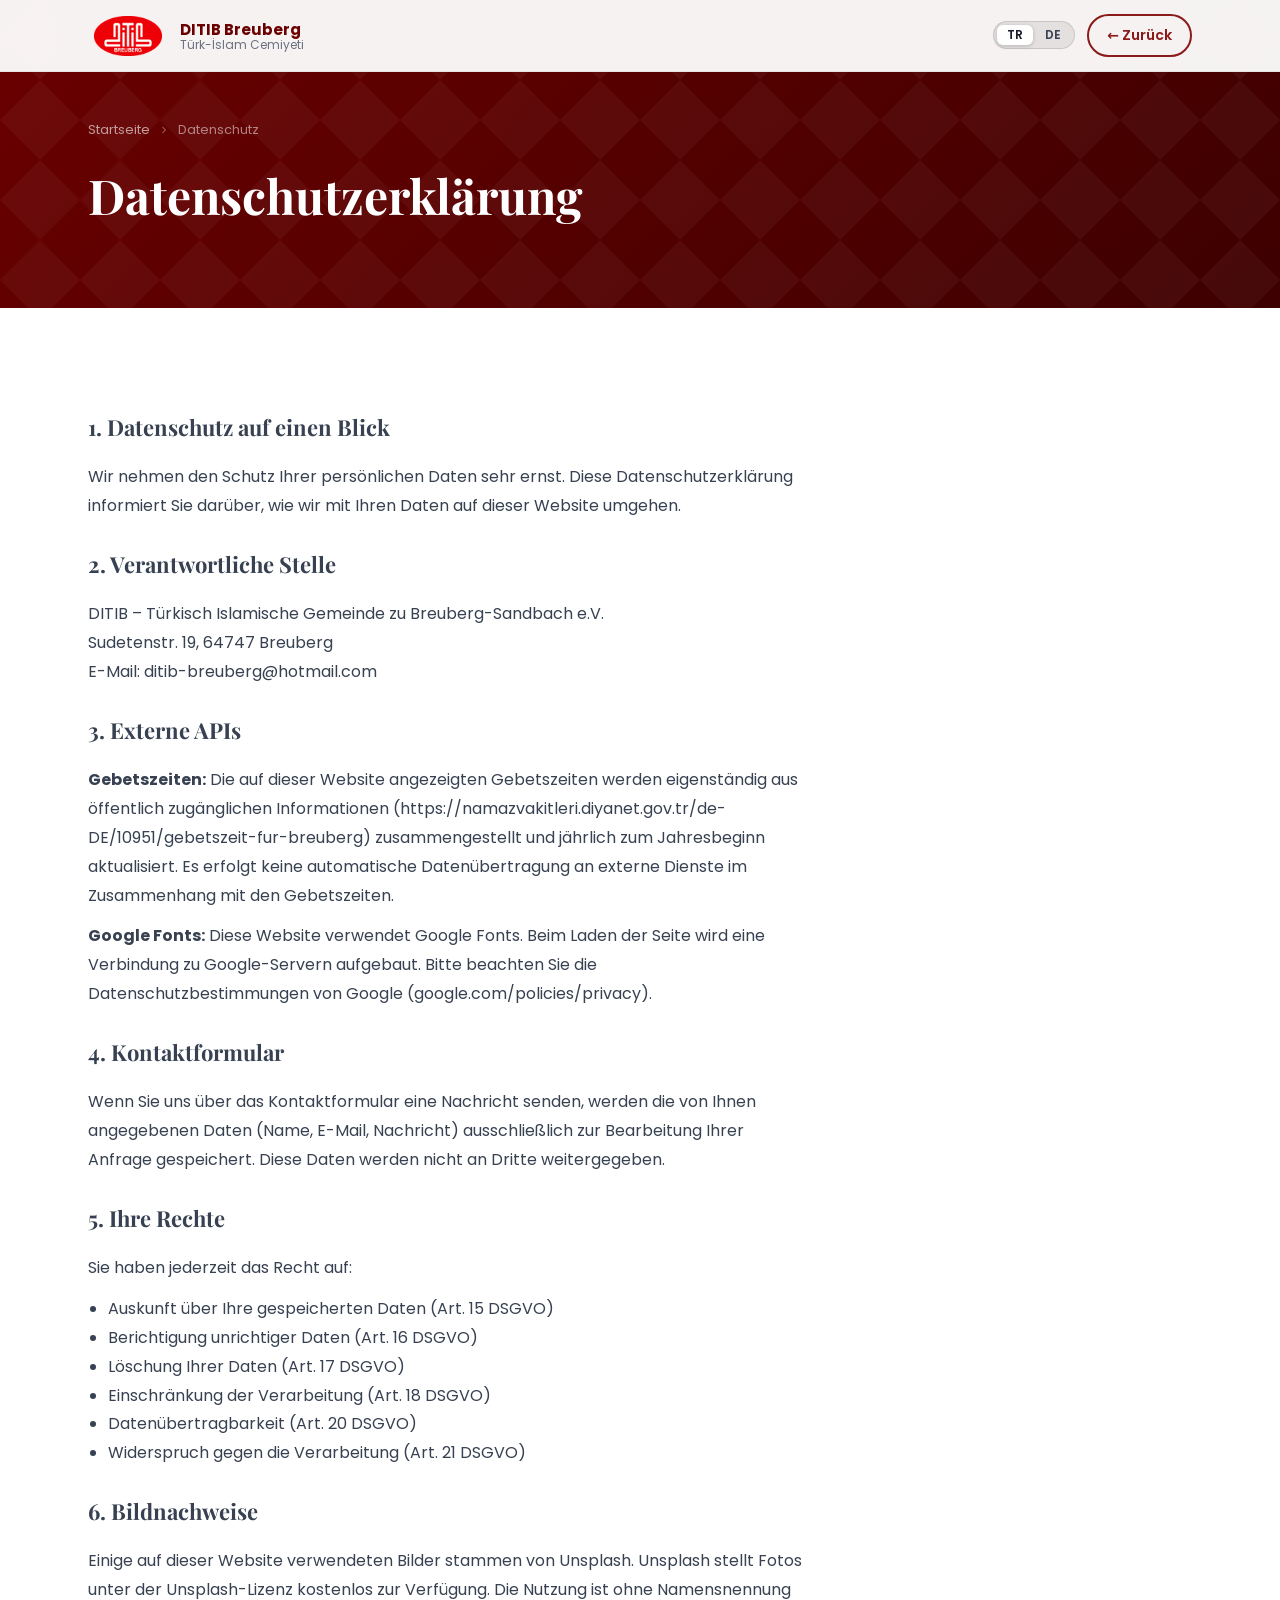
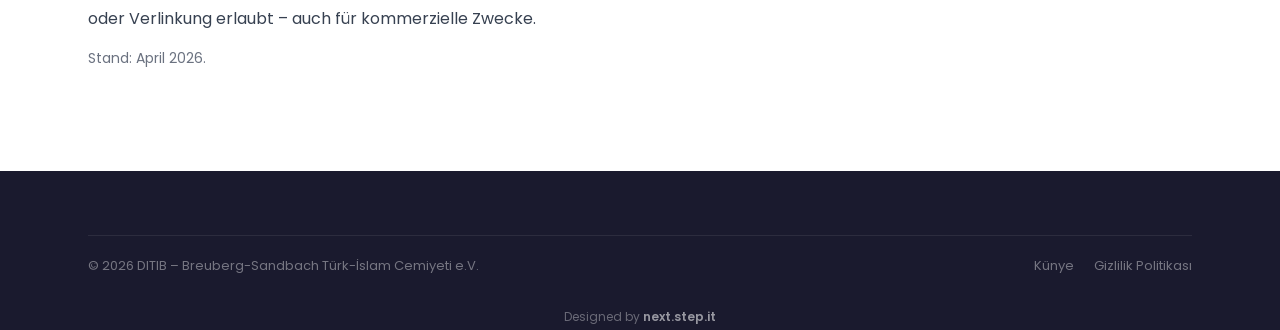
<file: pages/datenschutz.html>
<!DOCTYPE html>
<html lang="de">

<head>
  <meta charset="UTF-8">
  <meta name="viewport" content="width=device-width, initial-scale=1.0">
  <title>Datenschutzerklärung – DITIB Breuberg</title>
  <link rel="preconnect" href="https://fonts.googleapis.com">
  <link rel="preconnect" href="https://fonts.gstatic.com" crossorigin>
  <link
    href="https://fonts.googleapis.com/css2?family=Playfair+Display:wght@600;700&family=Poppins:wght@400;500;600;700&display=swap"
    rel="stylesheet">
  <link rel="stylesheet" href="../css/style.css?v=20261026c">
</head>

<body>

  <header>
    <nav class="navbar">
      <div class="container">
        <div class="navbar__inner">
          <a href="../index.html" class="navbar__logo">
            <div class="navbar__logo-icon" aria-hidden="true">
              <img src="../images/ditib_breuberg_logo.png" alt="DITIB Breuberg Logo"
                style="height:40px;width:auto;display:block;">
            </div>
            <div class="navbar__logo-text">
              <strong>DITIB Breuberg</strong>
              <span data-i18n="nav.tagline">Türkisch Islamische Gemeinde</span>
            </div>
          </a>
          <div class="navbar__actions">
            <div class="lang-switcher">
              <button class="lang-btn" data-lang="tr">TR</button>
              <button class="lang-btn" data-lang="de">DE</button>
            </div>
            <a href="../index.html" class="btn btn--outline btn--sm">← Zurück</a>
          </div>
        </div>
      </div>
    </nav>
  </header>

  <div class="page-hero">
    <div class="container">
      <div class="page-hero__inner">
        <nav class="page-hero__breadcrumb">
          <a href="../index.html">Startseite</a>
          <svg width="12" height="12" viewBox="0 0 24 24" fill="none" stroke="currentColor" stroke-width="2">
            <path d="M9 18l6-6-6-6" />
          </svg>
          <span>Datenschutz</span>
        </nav>
        <h1>Datenschutzerklärung</h1>
      </div>
    </div>
  </div>

  <main>
    <section class="section">
      <div class="container">
        <div style="max-width:720px;line-height:1.8;color:var(--gray-700)">

          <h2 style="font-family:var(--font-heading);font-size:1.375rem;color:var(--green-900);margin-bottom:16px">1.
            Datenschutz auf einen Blick</h2>
          <p style="margin-bottom:24px">
            Wir nehmen den Schutz Ihrer persönlichen Daten sehr ernst. Diese Datenschutzerklärung informiert Sie
            darüber, wie wir mit Ihren Daten auf dieser Website umgehen.
          </p>

          <h2 style="font-family:var(--font-heading);font-size:1.375rem;color:var(--green-900);margin-bottom:16px">2.
            Verantwortliche Stelle</h2>
          <p style="margin-bottom:24px">
            DITIB – Türkisch Islamische Gemeinde zu Breuberg-Sandbach e.V.<br>
            Sudetenstr. 19, 64747 Breuberg<br>
            E-Mail: <a href="mailto:ditib-breuberg@hotmail.com"
              style="color:var(--green-700)">ditib-breuberg@hotmail.com</a>
          </p>

          <h2 style="font-family:var(--font-heading);font-size:1.375rem;color:var(--green-900);margin-bottom:16px">3.
            Externe APIs</h2>
          <p style="margin-bottom:12px">
            <strong>Gebetszeiten:</strong> Die auf dieser Website angezeigten Gebetszeiten werden eigenständig aus
            öffentlich zugänglichen Informationen (https://namazvakitleri.diyanet.gov.tr/de-DE/10951/gebetszeit-fur-breuberg) zusammengestellt und jährlich zum
            Jahresbeginn aktualisiert. Es erfolgt keine automatische Datenübertragung an externe Dienste im Zusammenhang
            mit den Gebetszeiten.
          </p>
          <p style="margin-bottom:24px">
            <strong>Google Fonts:</strong> Diese Website verwendet Google Fonts. Beim Laden der Seite wird eine
            Verbindung zu Google-Servern aufgebaut. Bitte beachten Sie die Datenschutzbestimmungen von Google
            (google.com/policies/privacy).
          </p>

          <h2 style="font-family:var(--font-heading);font-size:1.375rem;color:var(--green-900);margin-bottom:16px">4.
            Kontaktformular</h2>
          <p style="margin-bottom:24px">
            Wenn Sie uns über das Kontaktformular eine Nachricht senden, werden die von Ihnen angegebenen Daten (Name,
            E-Mail, Nachricht) ausschließlich zur Bearbeitung Ihrer Anfrage gespeichert. Diese Daten werden nicht an
            Dritte weitergegeben.
          </p>

          <h2 style="font-family:var(--font-heading);font-size:1.375rem;color:var(--green-900);margin-bottom:16px">5.
            Ihre Rechte</h2>
          <p style="margin-bottom:12px">Sie haben jederzeit das Recht auf:</p>
          <ul style="margin-left:20px;margin-bottom:24px;list-style:disc">
            <li>Auskunft über Ihre gespeicherten Daten (Art. 15 DSGVO)</li>
            <li>Berichtigung unrichtiger Daten (Art. 16 DSGVO)</li>
            <li>Löschung Ihrer Daten (Art. 17 DSGVO)</li>
            <li>Einschränkung der Verarbeitung (Art. 18 DSGVO)</li>
            <li>Datenübertragbarkeit (Art. 20 DSGVO)</li>
            <li>Widerspruch gegen die Verarbeitung (Art. 21 DSGVO)</li>
          </ul>

          <h2 style="font-family:var(--font-heading);font-size:1.375rem;color:var(--green-900);margin-bottom:16px">6. Bildnachweise</h2>
          <p style="margin-bottom:12px">
            Einige auf dieser Website verwendeten Bilder stammen von <a href="https://unsplash.com" target="_blank" rel="noopener" style="color:var(--green-700)">Unsplash</a>.
            Unsplash stellt Fotos unter der <a href="https://unsplash.com/license" target="_blank" rel="noopener" style="color:var(--green-700)">Unsplash-Lizenz</a> kostenlos zur Verfügung.
            Die Nutzung ist ohne Namensnennung oder Verlinkung erlaubt – auch für kommerzielle Zwecke.
          </p>

          <p style="color:var(--gray-500);font-size:.875rem">
            Stand: April 2026.
          </p>
        </div>
      </div>
    </section>
  </main>

  <footer class="footer">
    <div class="container">
      <div class="footer__bottom">
        <p data-i18n="footer.copyright">© 2026 DITIB – Türkisch Islamische Gemeinde zu Breuberg-Sandbach e.V.</p>
        <div class="footer__bottom-links">
          <a href="impressum.html" data-i18n="footer.imprint">Impressum</a>
          <a href="datenschutz.html" data-i18n="footer.privacy">Datenschutz</a>
        </div>
      </div>
      <div style="text-align:center;padding:10px 0 4px;font-size:.75rem;color:rgba(255,255,255,.35)">
        Designed by <a href="https://www.instagram.com/next.step.it/" target="_blank" rel="noopener" style="color:rgba(255,255,255,.55);text-decoration:none;font-weight:600">next.step.it</a>
      </div>
    </div>
  </footer>

  <script src="../js/i18n.js?v=20261026c"></script>
  <script src="../js/main.js?v=20261026c"></script>
<script data-goatcounter="https://ditib-breuberg.goatcounter.com/count"
        async src="//gc.zgo.at/count.js"></script>
</body>

</html>
</file>
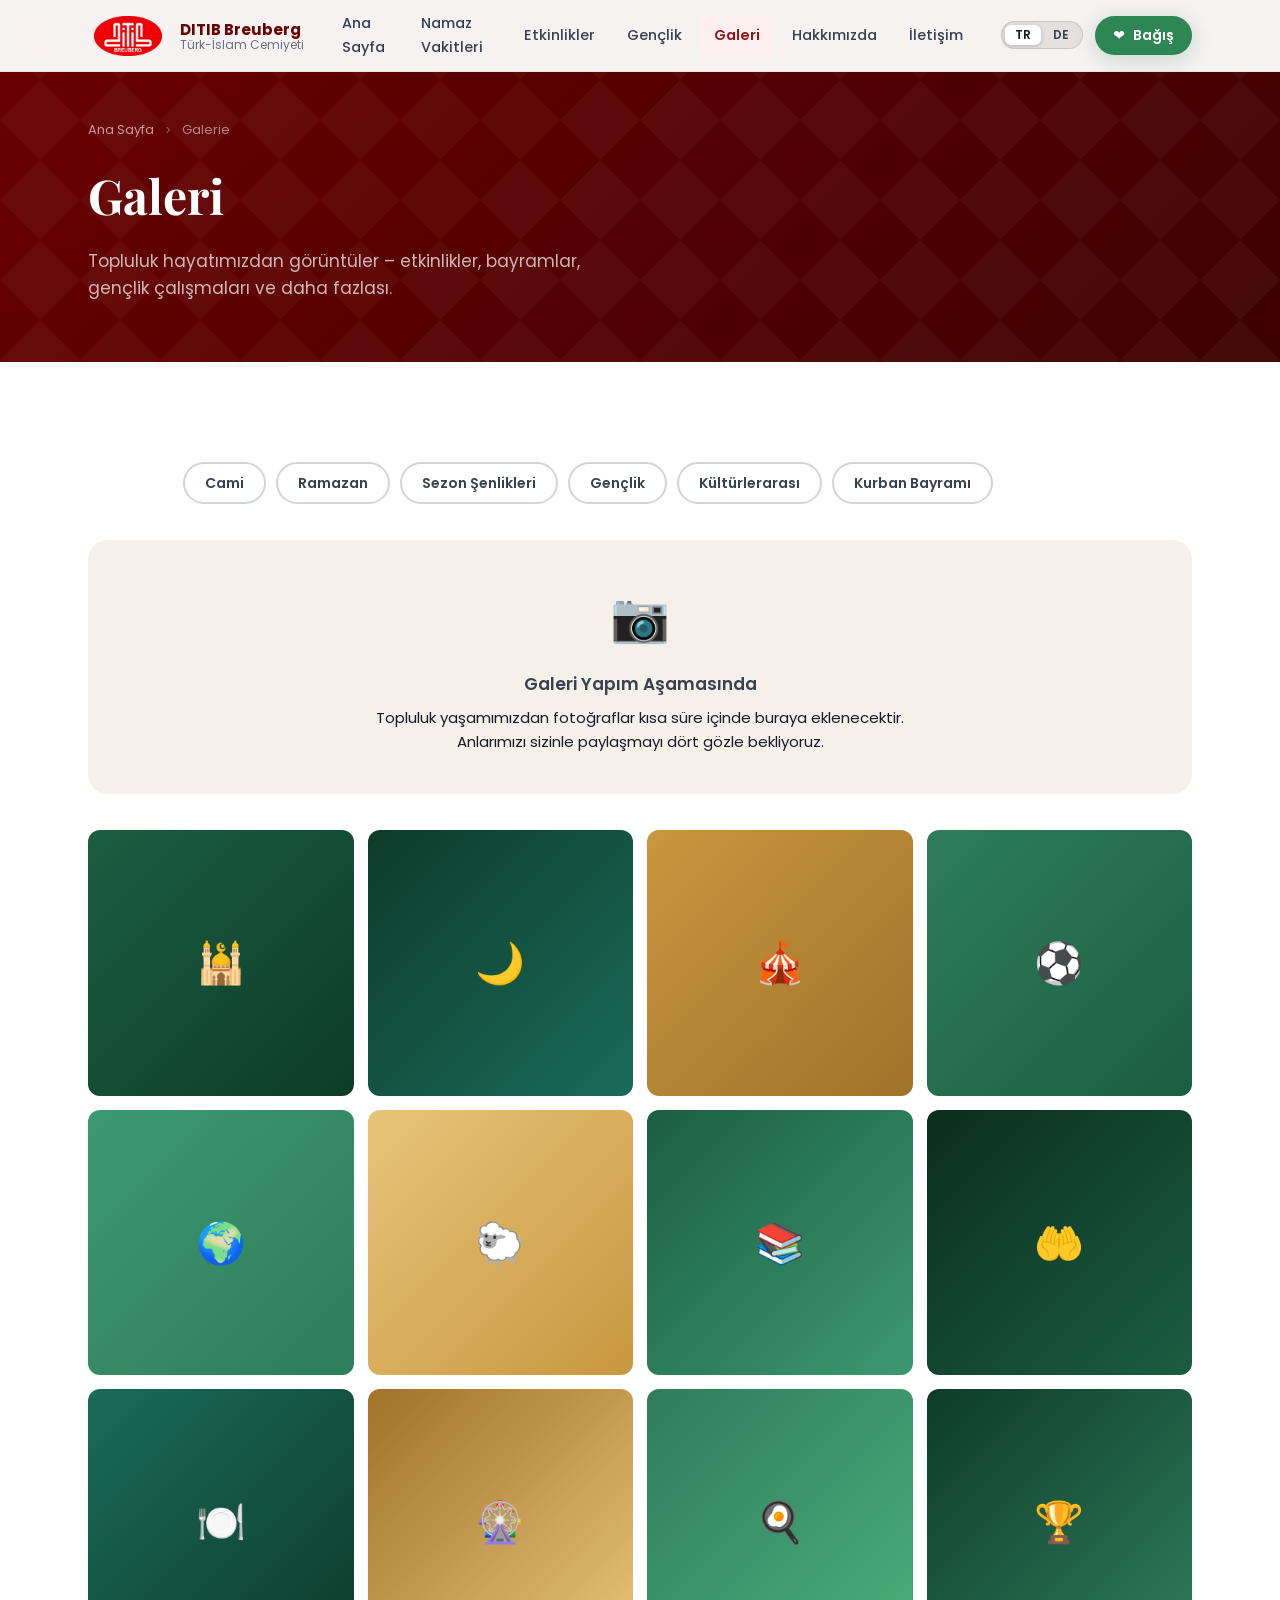
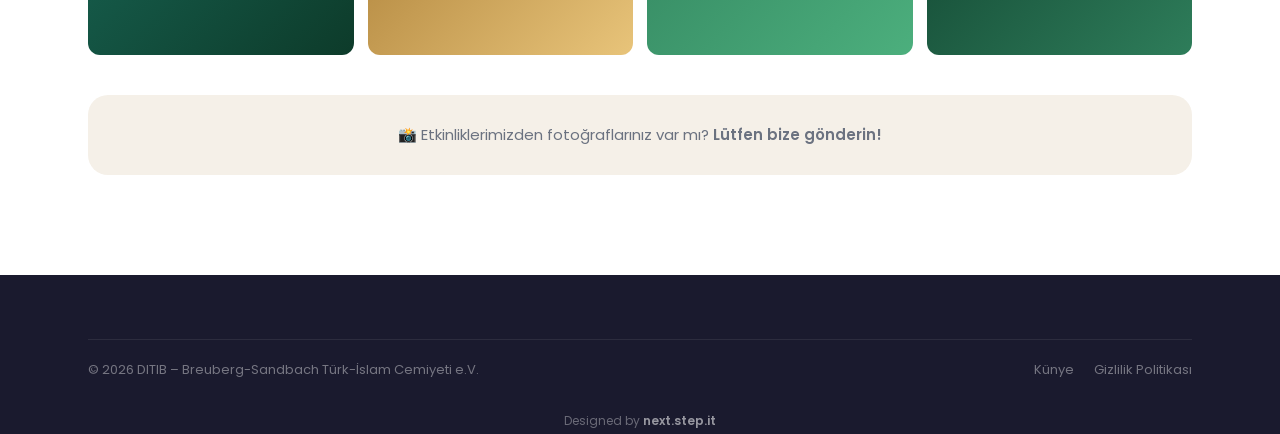
<file: pages/galerie.html>
<!DOCTYPE html>
<html lang="de">
<head>
  <meta charset="UTF-8">
  <meta name="viewport" content="width=device-width, initial-scale=1.0">
  <meta name="description" content="Bildergalerie der DITIB Türkisch Islamischen Gemeinde Breuberg: Veranstaltungen, Ramazan, Jugend und mehr.">
  <title>Galerie – DITIB Breuberg</title>
  <link rel="preconnect" href="https://fonts.googleapis.com">
  <link rel="preconnect" href="https://fonts.gstatic.com" crossorigin>
  <link href="https://fonts.googleapis.com/css2?family=Playfair+Display:wght@600;700&family=Poppins:wght@400;500;600;700&family=Amiri:ital,wght@0,400;0,700;1,400&display=swap" rel="stylesheet">
  <link rel="stylesheet" href="../css/style.css?v=20261026c">
  <style>
    .filter-bar {
      display: flex;
      flex-wrap: wrap;
      gap: 10px;
      margin-bottom: 36px;
    }
    .filter-btn {
      padding: 8px 20px;
      border-radius: var(--radius-full);
      border: 2px solid var(--gray-300);
      background: var(--white);
      color: var(--gray-700);
      font-size: .875rem;
      font-weight: 600;
      cursor: pointer;
      transition: all var(--duration) var(--ease);
    }
    .filter-btn:hover { border-color: var(--green-600); color: var(--green-700); }
    .filter-btn.active { background: var(--green-800); border-color: var(--green-800); color: var(--white); }

    .gallery-full-grid {
      display: grid;
      grid-template-columns: repeat(2, 1fr);
      gap: 14px;
    }
    @media (min-width: 640px) { .gallery-full-grid { grid-template-columns: repeat(3, 1fr); } }
    @media (min-width: 1024px) { .gallery-full-grid { grid-template-columns: repeat(4, 1fr); } }

    .gallery-full-item {
      aspect-ratio: 1;
      border-radius: var(--radius-md);
      overflow: hidden;
      position: relative;
      cursor: pointer;
      display: flex;
      align-items: center;
      justify-content: center;
      transition: transform 200ms var(--ease);
    }
    .gallery-full-item:hover { transform: scale(1.02); }

    .gallery-full-item__emoji { font-size: 2.5rem; transition: transform 200ms var(--ease); }
    .gallery-full-item:hover .gallery-full-item__emoji { transform: scale(1.15); }

    .gallery-full-item__overlay {
      position: absolute; inset: 0;
      background: rgba(0,0,0,.5);
      display: flex; flex-direction: column;
      align-items: center; justify-content: center;
      gap: 6px;
      opacity: 0;
      transition: opacity 200ms var(--ease);
    }
    .gallery-full-item:hover .gallery-full-item__overlay { opacity: 1; }
    .gallery-full-item__overlay span { color: var(--white); font-size: .8125rem; font-weight: 600; text-align: center; padding: 0 12px; }

    [data-hidden] { display: none !important; }
  </style>
</head>
<body>

<header>
  <nav class="navbar">
    <div class="container">
      <div class="navbar__inner">
        <a href="../index.html" class="navbar__logo">
          <div class="navbar__logo-icon" aria-hidden="true">
            <img src="../images/ditib_breuberg_logo.png" alt="DITIB Breuberg Logo" style="height:40px;width:auto;display:block;">
          </div>
          <div class="navbar__logo-text">
            <strong>DITIB Breuberg</strong>
            <span data-i18n="nav.tagline">Türkisch Islamische Gemeinde</span>
          </div>
        </a>
        <nav class="navbar__nav">
          <a href="../index.html" data-i18n="nav.home">Startseite</a>
          <a href="gebetszeiten.html" data-i18n="nav.prayer">Gebetszeiten</a>
          <a href="veranstaltungen.html" data-i18n="nav.events">Veranstaltungen</a>
          <a href="jugend.html" data-i18n="nav.youth">Jugend</a>
          <a href="galerie.html" class="active" data-i18n="nav.gallery">Galerie</a>
          <a href="ueber-uns.html" data-i18n="nav.about">Über uns</a>
          <a href="kontakt.html" data-i18n="nav.contact">Kontakt</a>
        </nav>
        <div class="navbar__actions">
          <div class="lang-switcher">
            <button class="lang-btn" data-lang="tr">TR</button>
            <button class="lang-btn" data-lang="de">DE</button>
          </div>
          <a href="spenden.html" class="btn btn--emerald btn--sm navbar__donate">❤️ <span data-i18n="nav.donate">Spenden</span></a>
          <button class="navbar__hamburger" aria-label="Menü öffnen" aria-expanded="false">
            <span></span><span></span><span></span>
          </button>
        </div>
      </div>
    </div>
  </nav>
  <div class="mobile-menu">
    <div class="mobile-menu__inner">
      <a href="../index.html">
        <svg width="18" height="18" viewBox="0 0 24 24" fill="none" stroke="currentColor" stroke-width="2"><path d="M3 9l9-7 9 7v11a2 2 0 0 1-2 2H5a2 2 0 0 1-2-2z"/><polyline points="9 22 9 12 15 12 15 22"/></svg>
        <span data-i18n="nav.home">Startseite</span>
      </a>
      <a href="gebetszeiten.html">
        <svg width="18" height="18" viewBox="0 0 24 24" fill="none" stroke="currentColor" stroke-width="2"><circle cx="12" cy="12" r="10"/><polyline points="12 6 12 12 16 14"/></svg>
        <span data-i18n="nav.prayer">Gebetszeiten</span>
      </a>
      <a href="veranstaltungen.html">
        <svg width="18" height="18" viewBox="0 0 24 24" fill="none" stroke="currentColor" stroke-width="2"><rect x="3" y="4" width="18" height="18" rx="2" ry="2"/><line x1="16" y1="2" x2="16" y2="6"/><line x1="8" y1="2" x2="8" y2="6"/><line x1="3" y1="10" x2="21" y2="10"/></svg>
        <span data-i18n="nav.events">Veranstaltungen</span>
      </a>
      <a href="jugend.html">
        <svg width="18" height="18" viewBox="0 0 24 24" fill="none" stroke="currentColor" stroke-width="2"><path d="M17 21v-2a4 4 0 0 0-4-4H5a4 4 0 0 0-4 4v2"/><circle cx="9" cy="7" r="4"/><path d="M23 21v-2a4 4 0 0 0-3-3.87"/><path d="M16 3.13a4 4 0 0 1 0 7.75"/></svg>
        <span data-i18n="nav.youth">Jugend</span>
      </a>
      <a href="galerie.html">
        <svg width="18" height="18" viewBox="0 0 24 24" fill="none" stroke="currentColor" stroke-width="2"><rect x="3" y="3" width="18" height="18" rx="2"/><circle cx="8.5" cy="8.5" r="1.5"/><polyline points="21 15 16 10 5 21"/></svg>
        <span data-i18n="nav.gallery">Galerie</span>
      </a>
      <a href="ueber-uns.html">
        <svg width="18" height="18" viewBox="0 0 24 24" fill="none" stroke="currentColor" stroke-width="2"><circle cx="12" cy="12" r="10"/><line x1="12" y1="8" x2="12" y2="12"/><line x1="12" y1="16" x2="12.01" y2="16"/></svg>
        <span data-i18n="nav.about">Über uns</span>
      </a>
      <a href="kontakt.html">
        <svg width="18" height="18" viewBox="0 0 24 24" fill="none" stroke="currentColor" stroke-width="2"><path d="M21 10c0 7-9 13-9 13s-9-6-9-13a9 9 0 0 1 18 0z"/><circle cx="12" cy="10" r="3"/></svg>
        <span data-i18n="nav.contact">Kontakt</span>
      </a>
      <div class="mobile-menu__divider"></div>
      <a href="spenden.html" class="mobile-menu__donate">
        <svg width="18" height="18" viewBox="0 0 24 24" fill="none" stroke="currentColor" stroke-width="2"><path d="M20.84 4.61a5.5 5.5 0 0 0-7.78 0L12 5.67l-1.06-1.06a5.5 5.5 0 0 0-7.78 7.78l1.06 1.06L12 21.23l7.78-7.78 1.06-1.06a5.5 5.5 0 0 0 0-7.78z"/></svg>
        <span data-i18n="nav.donate">Spenden</span>
      </a>
    </div>
  </div>
</header>

<div class="page-hero">
  <div class="container">
    <div class="page-hero__inner">
      <nav class="page-hero__breadcrumb" aria-label="Breadcrumb">
        <a href="../index.html" data-i18n="common.breadcrumb_home">Startseite</a>
        <svg width="12" height="12" viewBox="0 0 24 24" fill="none" stroke="currentColor" stroke-width="2"><path d="M9 18l6-6-6-6"/></svg>
        <span>Galerie</span>
      </nav>
      <h1 data-i18n="gallery.hero.title">Galerie</h1>
      <p data-i18n="gallery.hero.desc">Bilder aus unserem Gemeindeleben – Veranstaltungen, Feste, Jugendarbeit und mehr.</p>
    </div>
  </div>
</div>

<main>
  <section class="section">
    <div class="container">
      <!-- Filter -->
      <div class="filter-bar" data-aos role="toolbar" aria-label="Galerie filtern">
        <button class="filter-btn active" data-filter="all" data-i18n="gallery.filter.all">Alle</button>
        <button class="filter-btn" data-filter="moschee" data-i18n="gallery.filter.mosque">Moschee</button>
        <button class="filter-btn" data-filter="ramadan" data-i18n="gallery.filter.ramazan">Ramazan</button>
        <button class="filter-btn" data-filter="kermes" data-i18n="gallery.filter.kermes">Kermes</button>
        <button class="filter-btn" data-filter="jugend" data-i18n="gallery.filter.youth">Jugend</button>
        <button class="filter-btn" data-filter="interkulturell" data-i18n="gallery.filter.inter">Interkulturell</button>
        <button class="filter-btn" data-filter="opferfest" data-i18n="gallery.filter.kurban">Opferfest</button>
      </div>

      <!-- Hinweis: Fotos folgen -->
      <div style="text-align:center;background:var(--cream);border-radius:var(--radius-lg);padding:40px 24px;margin-bottom:36px;color:var(--gray-600)" data-aos>
        <div style="font-size:3rem;margin-bottom:14px">📷</div>
        <p style="font-size:1.0625rem;font-weight:600;color:var(--gray-700);margin-bottom:8px" data-i18n="gallery.notice.title">Galerie noch in Bearbeitung</p>
        <p style="font-size:.9375rem" data-i18n-html="gallery.notice.desc">Fotos aus unserem Gemeindeleben werden in Kürze hier hinzugefügt.<br>Wir freuen uns, unsere Momente bald mit Ihnen zu teilen.</p>
      </div>

      <!-- Gallery Grid -->
      <div class="gallery-full-grid" data-aos>
        <div class="gallery-full-item" data-category="moschee" style="background:linear-gradient(135deg,#1B5E42,#0D3B2A)">
          <div class="gallery-full-item__emoji">🕌</div>
          <div class="gallery-full-item__overlay">
            <svg width="24" height="24" viewBox="0 0 24 24" fill="none" stroke="white" stroke-width="2"><rect x="3" y="3" width="18" height="18" rx="2"/><circle cx="8.5" cy="8.5" r="1.5"/><polyline points="21 15 16 10 5 21"/></svg>
            <span>Moschee Innenraum</span>
          </div>
        </div>
        <div class="gallery-full-item" data-category="ramadan" style="background:linear-gradient(135deg,#0D3B2A,#1a6b5a)">
          <div class="gallery-full-item__emoji">🌙</div>
          <div class="gallery-full-item__overlay">
            <svg width="24" height="24" viewBox="0 0 24 24" fill="none" stroke="white" stroke-width="2"><rect x="3" y="3" width="18" height="18" rx="2"/><circle cx="8.5" cy="8.5" r="1.5"/><polyline points="21 15 16 10 5 21"/></svg>
            <span>Ramazan Iftar 2022</span>
          </div>
        </div>
        <div class="gallery-full-item" data-category="kermes" style="background:linear-gradient(135deg,#C8973F,#A0722A)">
          <div class="gallery-full-item__emoji">🎪</div>
          <div class="gallery-full-item__overlay">
            <svg width="24" height="24" viewBox="0 0 24 24" fill="none" stroke="white" stroke-width="2"><rect x="3" y="3" width="18" height="18" rx="2"/><circle cx="8.5" cy="8.5" r="1.5"/><polyline points="21 15 16 10 5 21"/></svg>
            <span>Kermes 2022</span>
          </div>
        </div>
        <div class="gallery-full-item" data-category="jugend" style="background:linear-gradient(135deg,#2E7D5A,#1B5E42)">
          <div class="gallery-full-item__emoji">⚽</div>
          <div class="gallery-full-item__overlay">
            <svg width="24" height="24" viewBox="0 0 24 24" fill="none" stroke="white" stroke-width="2"><rect x="3" y="3" width="18" height="18" rx="2"/><circle cx="8.5" cy="8.5" r="1.5"/><polyline points="21 15 16 10 5 21"/></svg>
            <span>Jugend Fußball 2015</span>
          </div>
        </div>
        <div class="gallery-full-item" data-category="interkulturell" style="background:linear-gradient(135deg,#3D9970,#2E7D5A)">
          <div class="gallery-full-item__emoji">🌍</div>
          <div class="gallery-full-item__overlay">
            <svg width="24" height="24" viewBox="0 0 24 24" fill="none" stroke="white" stroke-width="2"><rect x="3" y="3" width="18" height="18" rx="2"/><circle cx="8.5" cy="8.5" r="1.5"/><polyline points="21 15 16 10 5 21"/></svg>
            <span>Interkulturelle Woche 2022</span>
          </div>
        </div>
        <div class="gallery-full-item" data-category="opferfest" style="background:linear-gradient(135deg,#E8C47A,#C8973F)">
          <div class="gallery-full-item__emoji">🐑</div>
          <div class="gallery-full-item__overlay">
            <svg width="24" height="24" viewBox="0 0 24 24" fill="none" stroke="white" stroke-width="2"><rect x="3" y="3" width="18" height="18" rx="2"/><circle cx="8.5" cy="8.5" r="1.5"/><polyline points="21 15 16 10 5 21"/></svg>
            <span>Opferfest 2011</span>
          </div>
        </div>
        <div class="gallery-full-item" data-category="jugend" style="background:linear-gradient(135deg,#1B5E42,#3D9970)">
          <div class="gallery-full-item__emoji">📚</div>
          <div class="gallery-full-item__overlay">
            <svg width="24" height="24" viewBox="0 0 24 24" fill="none" stroke="white" stroke-width="2"><rect x="3" y="3" width="18" height="18" rx="2"/><circle cx="8.5" cy="8.5" r="1.5"/><polyline points="21 15 16 10 5 21"/></svg>
            <span>Bildung</span>
          </div>
        </div>
        <div class="gallery-full-item" data-category="moschee" style="background:linear-gradient(135deg,#0A2D1F,#1B5E42)">
          <div class="gallery-full-item__emoji">🤲</div>
          <div class="gallery-full-item__overlay">
            <svg width="24" height="24" viewBox="0 0 24 24" fill="none" stroke="white" stroke-width="2"><rect x="3" y="3" width="18" height="18" rx="2"/><circle cx="8.5" cy="8.5" r="1.5"/><polyline points="21 15 16 10 5 21"/></svg>
            <span>Freitagsgebet</span>
          </div>
        </div>
        <div class="gallery-full-item" data-category="ramadan" style="background:linear-gradient(135deg,#1a6b5a,#0D3B2A)">
          <div class="gallery-full-item__emoji">🍽️</div>
          <div class="gallery-full-item__overlay">
            <svg width="24" height="24" viewBox="0 0 24 24" fill="none" stroke="white" stroke-width="2"><rect x="3" y="3" width="18" height="18" rx="2"/><circle cx="8.5" cy="8.5" r="1.5"/><polyline points="21 15 16 10 5 21"/></svg>
            <span>Iftar Ramazan 2014</span>
          </div>
        </div>
        <div class="gallery-full-item" data-category="kermes" style="background:linear-gradient(135deg,#A0722A,#E8C47A)">
          <div class="gallery-full-item__emoji">🎡</div>
          <div class="gallery-full-item__overlay">
            <svg width="24" height="24" viewBox="0 0 24 24" fill="none" stroke="white" stroke-width="2"><rect x="3" y="3" width="18" height="18" rx="2"/><circle cx="8.5" cy="8.5" r="1.5"/><polyline points="21 15 16 10 5 21"/></svg>
            <span>Kermes 2019</span>
          </div>
        </div>
        <div class="gallery-full-item" data-category="interkulturell" style="background:linear-gradient(135deg,#2E7D5A,#4CAF7D)">
          <div class="gallery-full-item__emoji">🍳</div>
          <div class="gallery-full-item__overlay">
            <svg width="24" height="24" viewBox="0 0 24 24" fill="none" stroke="white" stroke-width="2"><rect x="3" y="3" width="18" height="18" rx="2"/><circle cx="8.5" cy="8.5" r="1.5"/><polyline points="21 15 16 10 5 21"/></svg>
            <span>Kochprojekt 2018</span>
          </div>
        </div>
        <div class="gallery-full-item" data-category="jugend" style="background:linear-gradient(135deg,#0D3B2A,#2E7D5A)">
          <div class="gallery-full-item__emoji">🏆</div>
          <div class="gallery-full-item__overlay">
            <svg width="24" height="24" viewBox="0 0 24 24" fill="none" stroke="white" stroke-width="2"><rect x="3" y="3" width="18" height="18" rx="2"/><circle cx="8.5" cy="8.5" r="1.5"/><polyline points="21 15 16 10 5 21"/></svg>
            <span>Hutbe Wettbewerb 2018</span>
          </div>
        </div>
      </div>

      <!-- Upload note -->
      <div style="margin-top:40px;text-align:center;background:var(--cream);border-radius:var(--radius-lg);padding:28px;color:var(--gray-500)" data-aos>
        <p style="font-size:.9375rem">
          <span data-i18n="gallery.upload">📸 Sie haben Fotos von unseren Veranstaltungen?</span>
          <a href="kontakt.html" style="color:var(--green-700);font-weight:600" data-i18n="gallery.upload.link">Schicken Sie uns diese gerne zu!</a>
        </p>
      </div>
    </div>
  </section>
</main>

<footer class="footer">
  <div class="container">
    <div class="footer__bottom">
      <p data-i18n="footer.copyright">© 2026 DITIB – Türkisch Islamische Gemeinde zu Breuberg-Sandbach e.V.</p>
      <div class="footer__bottom-links">
        <a href="impressum.html" data-i18n="footer.imprint">Impressum</a>
        <a href="datenschutz.html" data-i18n="footer.privacy">Datenschutz</a>
      </div>
    </div>
    <div style="text-align:center;padding:10px 0 4px;font-size:.75rem;color:rgba(255,255,255,.35)">
      Designed by <a href="https://www.instagram.com/next.step.it/" target="_blank" rel="noopener" style="color:rgba(255,255,255,.55);text-decoration:none;font-weight:600">next.step.it</a>
    </div>
  </div>
</footer>

<script src="../js/i18n.js?v=20261026c"></script>
<script src="../js/main.js?v=20261026c"></script>
<script>
  // Gallery filter
  const filterBtns = document.querySelectorAll('.filter-btn');
  const galleryItems = document.querySelectorAll('.gallery-full-item');

  filterBtns.forEach(btn => {
    btn.addEventListener('click', () => {
      filterBtns.forEach(b => b.classList.remove('active'));
      btn.classList.add('active');
      const filter = btn.dataset.filter;
      galleryItems.forEach(item => {
        if (filter === 'all' || item.dataset.category === filter) {
          delete item.dataset.hidden;
        } else {
          item.dataset.hidden = '';
        }
      });
    });
  });
</script>
<script data-goatcounter="https://ditib-breuberg.goatcounter.com/count"
        async src="//gc.zgo.at/count.js"></script>
</body>
</html>
</file>
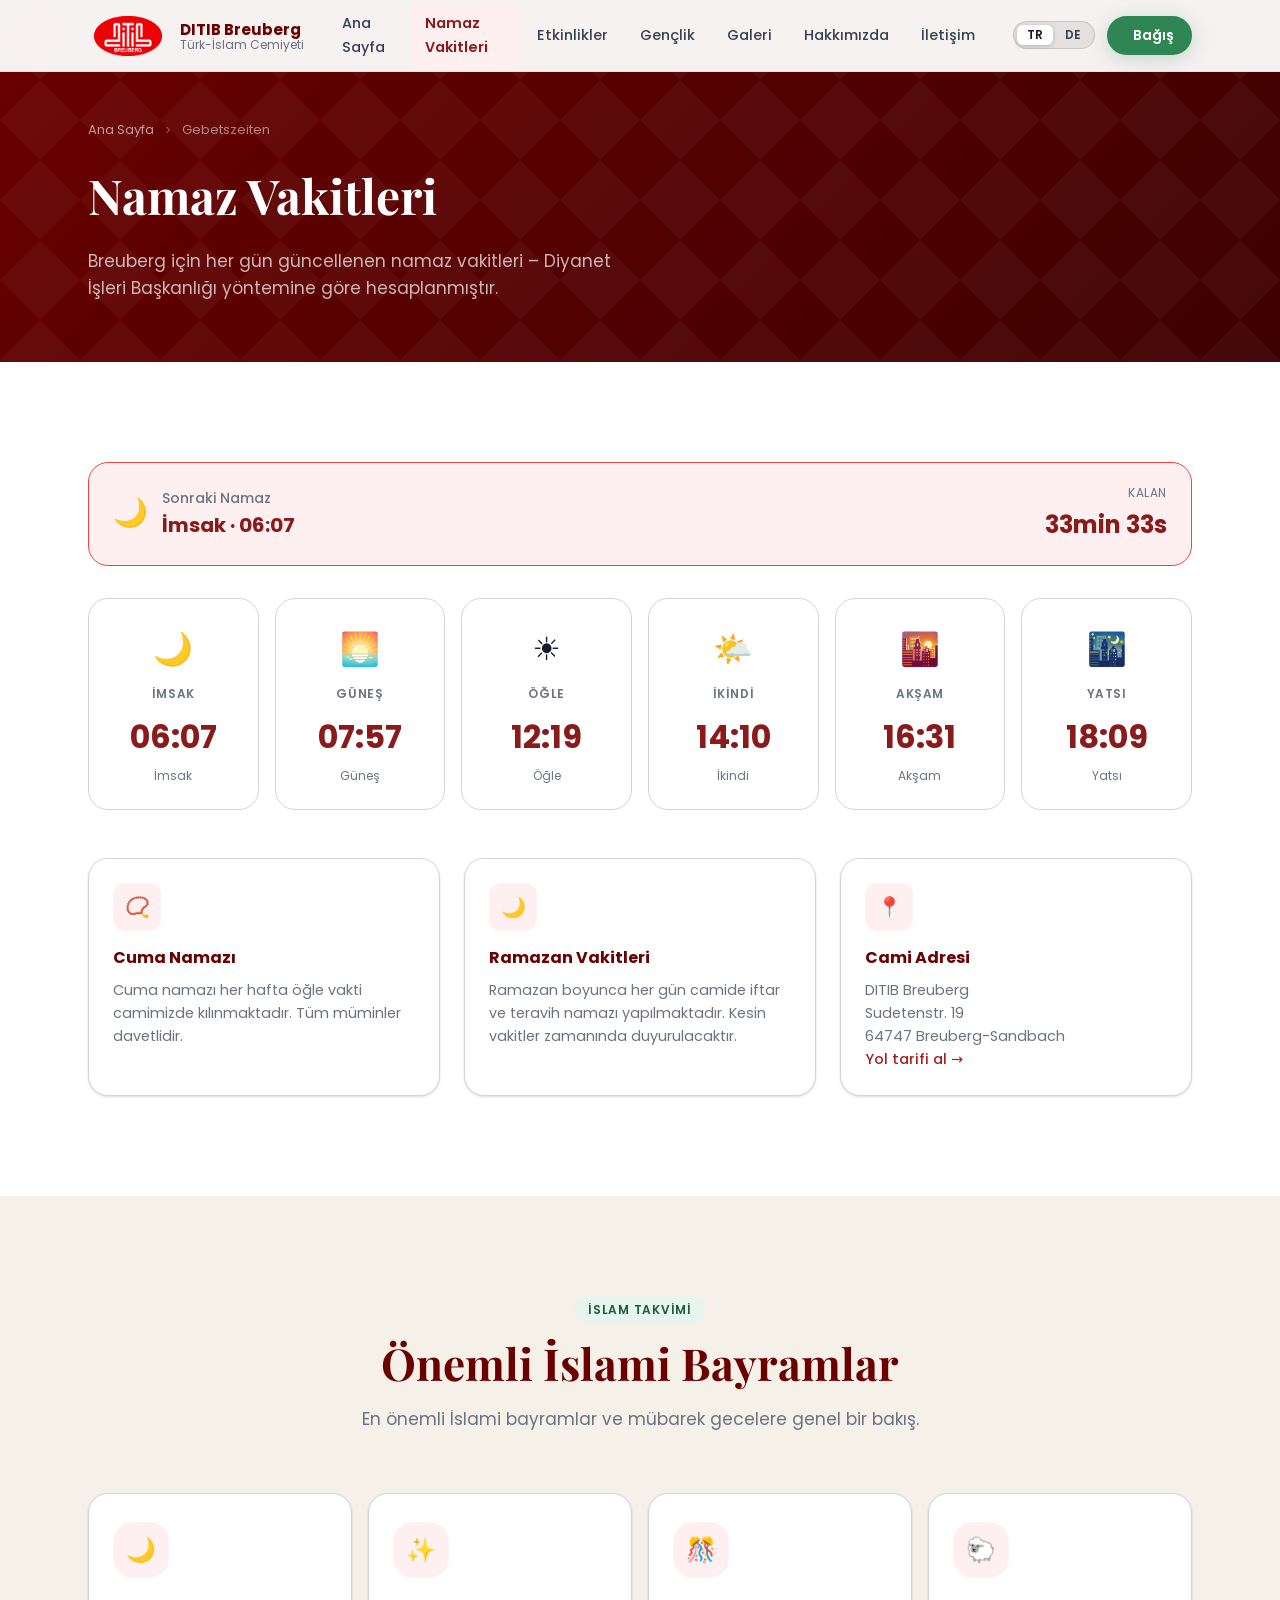
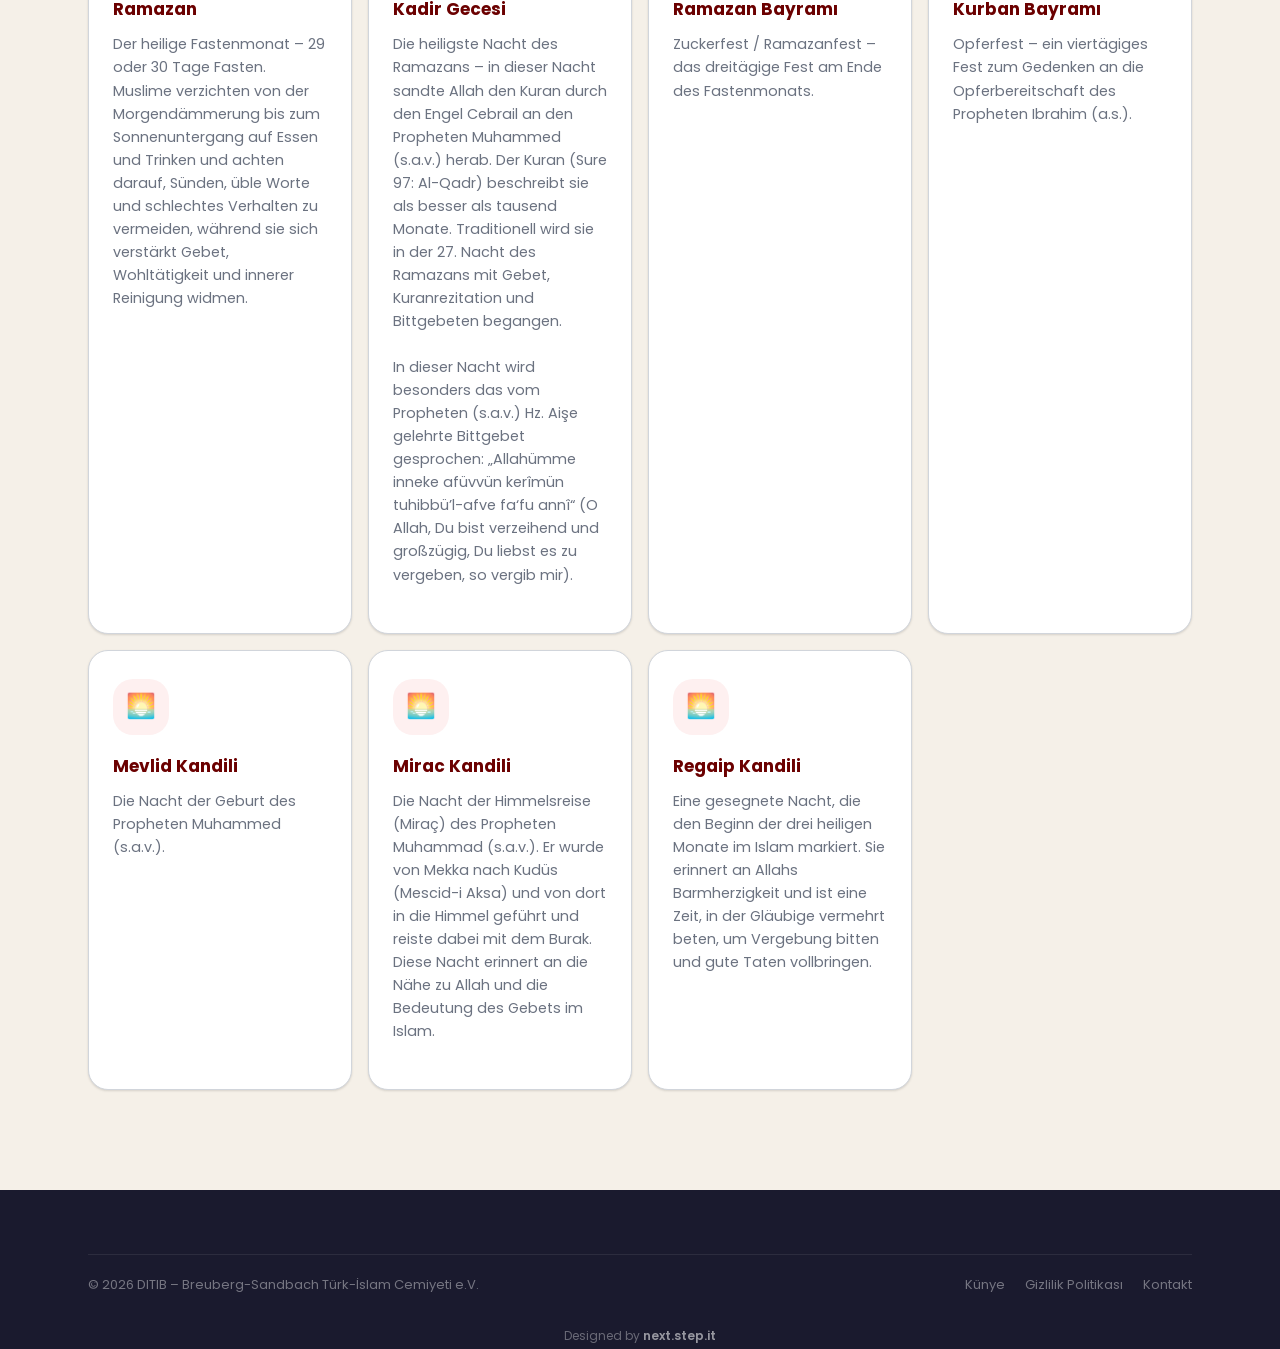
<file: pages/gebetszeiten.html>
<!DOCTYPE html>
<html lang="de">
<head>
  <meta charset="UTF-8">
  <meta name="viewport" content="width=device-width, initial-scale=1.0">
  <meta name="description" content="Tägliche Gebetszeiten für Breuberg – DITIB Türkisch Islamische Gemeinde Breuberg-Sandbach.">
  <title>Gebetszeiten – DITIB Breuberg</title>
  <link rel="preconnect" href="https://fonts.googleapis.com">
  <link rel="preconnect" href="https://fonts.gstatic.com" crossorigin>
  <link href="https://fonts.googleapis.com/css2?family=Playfair+Display:wght@600;700&family=Poppins:wght@400;500;600;700&family=Amiri:ital,wght@0,400;0,700;1,400&display=swap" rel="stylesheet">
  <link rel="stylesheet" href="../css/style.css?v=20261026c">
</head>
<body>

<!-- NAVIGATION -->
<header>
  <nav class="navbar">
    <div class="container">
      <div class="navbar__inner">
        <a href="../index.html" class="navbar__logo">
          <div class="navbar__logo-icon" aria-hidden="true">
            <img src="../images/ditib_breuberg_logo.png" alt="DITIB Breuberg Logo" style="height:40px;width:auto;display:block;">
          </div>
          <div class="navbar__logo-text">
            <strong>DITIB Breuberg</strong>
            <span data-i18n="nav.tagline">Türkisch Islamische Gemeinde</span>
          </div>
        </a>
        <nav class="navbar__nav">
          <a href="../index.html" data-i18n="nav.home">Startseite</a>
          <a href="gebetszeiten.html" class="active" data-i18n="nav.prayer">Gebetszeiten</a>
          <a href="veranstaltungen.html" data-i18n="nav.events">Veranstaltungen</a>
          <a href="jugend.html" data-i18n="nav.youth">Jugend</a>
          <a href="galerie.html" data-i18n="nav.gallery">Galerie</a>
          <a href="ueber-uns.html" data-i18n="nav.about">Über uns</a>
          <a href="kontakt.html" data-i18n="nav.contact">Kontakt</a>
        </nav>
        <div class="navbar__actions">
          <div class="lang-switcher">
            <button class="lang-btn" data-lang="tr">TR</button>
            <button class="lang-btn" data-lang="de">DE</button>
          </div>
          <a href="spenden.html" class="btn btn--emerald btn--sm navbar__donate">
            <svg width="14" height="14" viewBox="0 0 24 24" fill="none" stroke="currentColor" stroke-width="2.5"><path d="M20.84 4.61a5.5 5.5 0 0 0-7.78 0L12 5.67l-1.06-1.06a5.5 5.5 0 0 0-7.78 7.78l1.06 1.06L12 21.23l7.78-7.78 1.06-1.06a5.5 5.5 0 0 0 0-7.78z"/></svg>
            <span data-i18n="nav.donate">Spenden</span>
          </a>
          <button class="navbar__hamburger" aria-label="Menü öffnen" aria-expanded="false">
            <span></span><span></span><span></span>
          </button>
        </div>
      </div>
    </div>
  </nav>
  <div class="mobile-menu">
    <div class="mobile-menu__inner">
      <a href="../index.html">
        <svg width="18" height="18" viewBox="0 0 24 24" fill="none" stroke="currentColor" stroke-width="2"><path d="M3 9l9-7 9 7v11a2 2 0 0 1-2 2H5a2 2 0 0 1-2-2z"/><polyline points="9 22 9 12 15 12 15 22"/></svg>
        <span data-i18n="nav.home">Startseite</span>
      </a>
      <a href="gebetszeiten.html">
        <svg width="18" height="18" viewBox="0 0 24 24" fill="none" stroke="currentColor" stroke-width="2"><circle cx="12" cy="12" r="10"/><polyline points="12 6 12 12 16 14"/></svg>
        <span data-i18n="nav.prayer">Gebetszeiten</span>
      </a>
      <a href="veranstaltungen.html">
        <svg width="18" height="18" viewBox="0 0 24 24" fill="none" stroke="currentColor" stroke-width="2"><rect x="3" y="4" width="18" height="18" rx="2" ry="2"/><line x1="16" y1="2" x2="16" y2="6"/><line x1="8" y1="2" x2="8" y2="6"/><line x1="3" y1="10" x2="21" y2="10"/></svg>
        <span data-i18n="nav.events">Veranstaltungen</span>
      </a>
      <a href="jugend.html">
        <svg width="18" height="18" viewBox="0 0 24 24" fill="none" stroke="currentColor" stroke-width="2"><path d="M17 21v-2a4 4 0 0 0-4-4H5a4 4 0 0 0-4 4v2"/><circle cx="9" cy="7" r="4"/><path d="M23 21v-2a4 4 0 0 0-3-3.87"/><path d="M16 3.13a4 4 0 0 1 0 7.75"/></svg>
        <span data-i18n="nav.youth">Jugend</span>
      </a>
      <a href="galerie.html">
        <svg width="18" height="18" viewBox="0 0 24 24" fill="none" stroke="currentColor" stroke-width="2"><rect x="3" y="3" width="18" height="18" rx="2"/><circle cx="8.5" cy="8.5" r="1.5"/><polyline points="21 15 16 10 5 21"/></svg>
        <span data-i18n="nav.gallery">Galerie</span>
      </a>
      <a href="ueber-uns.html">
        <svg width="18" height="18" viewBox="0 0 24 24" fill="none" stroke="currentColor" stroke-width="2"><circle cx="12" cy="12" r="10"/><line x1="12" y1="8" x2="12" y2="12"/><line x1="12" y1="16" x2="12.01" y2="16"/></svg>
        <span data-i18n="nav.about">Über uns</span>
      </a>
      <a href="kontakt.html">
        <svg width="18" height="18" viewBox="0 0 24 24" fill="none" stroke="currentColor" stroke-width="2"><path d="M21 10c0 7-9 13-9 13s-9-6-9-13a9 9 0 0 1 18 0z"/><circle cx="12" cy="10" r="3"/></svg>
        <span data-i18n="nav.contact">Kontakt</span>
      </a>
      <div class="mobile-menu__divider"></div>
      <a href="spenden.html" class="mobile-menu__donate">
        <svg width="18" height="18" viewBox="0 0 24 24" fill="none" stroke="currentColor" stroke-width="2"><path d="M20.84 4.61a5.5 5.5 0 0 0-7.78 0L12 5.67l-1.06-1.06a5.5 5.5 0 0 0-7.78 7.78l1.06 1.06L12 21.23l7.78-7.78 1.06-1.06a5.5 5.5 0 0 0 0-7.78z"/></svg>
        <span data-i18n="nav.donate">Spenden</span>
      </a>
    </div>
  </div>
</header>

<!-- PAGE HERO -->
<div class="page-hero">
  <div class="container">
    <div class="page-hero__inner">
      <nav class="page-hero__breadcrumb" aria-label="Breadcrumb">
        <a href="../index.html" data-i18n="common.breadcrumb_home">Startseite</a>
        <svg width="12" height="12" viewBox="0 0 24 24" fill="none" stroke="currentColor" stroke-width="2"><path d="M9 18l6-6-6-6"/></svg>
        <span>Gebetszeiten</span>
      </nav>
      <h1 data-i18n="prayer.hero.title">Gebetszeiten</h1>
      <p data-i18n="prayer.hero.desc">Täglich aktualisierte Gebetszeiten für Breuberg, Deutschland – berechnet nach der Methode von Diyanet İşleri Başkanlığı.</p>
    </div>
  </div>
</div>

<main>
  <section class="section">
    <div class="container">
      <!-- Next Prayer Banner -->
      <div id="next-prayer-banner" class="next-prayer-banner" data-aos>
        <div class="next-prayer-banner__info">
          <div class="next-prayer-banner__icon">🕌</div>
          <div class="next-prayer-banner__text">
            <strong data-i18n="common.loading_prayer">Wird geladen…</strong>
            <h3>Gebetszeiten</h3>
          </div>
        </div>
      </div>

      <!-- Prayer Times Grid -->
      <div id="prayer-times-full" data-aos></div>

      <!-- Info cards -->
      <div style="display:grid;gap:24px;grid-template-columns:repeat(auto-fit,minmax(280px,1fr));margin-top:48px">
        <div class="contact-info-card" data-aos>
          <div class="contact-info-card__icon">📿</div>
          <h3 data-i18n="prayer.friday.title">Freitagsgebet (Cuma)</h3>
          <p data-i18n="prayer.friday.desc">Das Freitagsgebet findet wöchentlich zur jeweiligen <strong>Mittagsgebetzeit</strong> in unserer Moschee statt. Alle Gläubigen sind herzlich willkommen.</p>
        </div>
        <div class="contact-info-card" data-aos data-aos-delay="100">
          <div class="contact-info-card__icon">🌙</div>
          <h3 data-i18n="prayer.ramazan.title">Ramazan-Zeiten</h3>
          <p data-i18n="prayer.ramazan.desc">Während des Ramazan werden täglich <strong>Iftar</strong> (Fastenbrechen) und <strong>Tarawih-Gebet</strong> in der Moschee angeboten. Die genauen Zeiten werden rechtzeitig bekanntgegeben.</p>
        </div>
        <div class="contact-info-card" data-aos data-aos-delay="200">
          <div class="contact-info-card__icon">📍</div>
          <h3 data-i18n="prayer.address.title">Moschee-Adresse</h3>
          <p>DITIB Breuberg<br>Sudetenstr. 19<br>64747 Breuberg-Sandbach<br><a href="https://maps.google.com/?q=Sudetenstr.+19,+64747+Breuberg" target="_blank" rel="noopener" data-i18n="prayer.address.route">Route berechnen →</a></p>
        </div>
      </div>
    </div>
  </section>

  <!-- Islamic Calendar Section -->
  <section class="section section--alt">
    <div class="container">
      <div class="section-header" data-aos>
        <span class="badge" data-i18n="prayer.cal.badge">Islamischer Kalender</span>
        <h2 data-i18n="prayer.cal.title">Wichtige islamische Feiertage</h2>
        <p data-i18n="prayer.cal.desc">Die wichtigsten islamischen Feiertage und gesegneten Nächte im Überblick.</p>
      </div>

      <div style="display:grid;gap:16px;grid-template-columns:repeat(auto-fit,minmax(260px,1fr))" data-aos>
        <div class="youth-card">
          <div class="youth-card__icon">🌙</div>
          <h3 class="youth-card__title">Ramazan</h3>
          <p class="youth-card__desc">Der heilige Fastenmonat – 29 oder 30 Tage Fasten. Muslime verzichten von der Morgendämmerung bis zum Sonnenuntergang auf Essen und Trinken und achten darauf, Sünden, üble Worte und schlechtes Verhalten zu vermeiden, während sie sich verstärkt Gebet, Wohltätigkeit und innerer Reinigung widmen.</p>
        </div>
        <div class="youth-card">
          <div class="youth-card__icon">✨</div>
          <h3 class="youth-card__title">Kadir Gecesi</h3>
          <p class="youth-card__desc">Die heiligste Nacht des Ramazans – in dieser Nacht sandte Allah den Kuran durch den Engel Cebrail an den Propheten Muhammed (s.a.v.) herab. Der Kuran (Sure 97: Al-Qadr) beschreibt sie als besser als tausend Monate. Traditionell wird sie in der 27. Nacht des Ramazans mit Gebet, Kuranrezitation und Bittgebeten begangen. <br><br>In dieser Nacht wird besonders das vom Propheten (s.a.v.) Hz. Aişe gelehrte Bittgebet gesprochen: „Allahümme inneke afüvvün kerîmün tuhibbü’l-afve fa‘fu annî“ (O Allah, Du bist verzeihend und großzügig, Du liebst es zu vergeben, so vergib mir).</p>
        </div>
        <div class="youth-card">
          <div class="youth-card__icon">🎊</div>
          <h3 class="youth-card__title">Ramazan Bayramı</h3>
          <p class="youth-card__desc">Zuckerfest / Ramazanfest – das dreitägige Fest am Ende des Fastenmonats.</p>
        </div>
        <div class="youth-card">
          <div class="youth-card__icon">🐑</div>
          <h3 class="youth-card__title">Kurban Bayramı</h3>
          <p class="youth-card__desc">Opferfest – ein viertägiges Fest zum Gedenken an die Opferbereitschaft des Propheten Ibrahim (a.s.).</p>
        </div>
        <div class="youth-card">
          <div class="youth-card__icon">🌅</div>
          <h3 class="youth-card__title">Mevlid Kandili</h3>
          <p class="youth-card__desc">Die Nacht der Geburt des Propheten Muhammed (s.a.v.).</p>
        </div>
        <div class="youth-card">
          <div class="youth-card__icon">🌅</div>
          <h3 class="youth-card__title">Mirac Kandili</h3>
          <p class="youth-card__desc">Die Nacht der Himmelsreise (Miraç) des Propheten Muhammad (s.a.v.). Er wurde von Mekka nach Kudüs (Mescid-i Aksa) und von dort in die Himmel geführt und reiste dabei mit dem Burak. Diese Nacht erinnert an die Nähe zu Allah und die Bedeutung des Gebets im Islam.</p>
        </div>
        <div class="youth-card">
          <div class="youth-card__icon">🌅</div>
          <h3 class="youth-card__title">Regaip Kandili</h3>
          <p class="youth-card__desc">Eine gesegnete Nacht, die den Beginn der drei heiligen Monate im Islam markiert. Sie erinnert an Allahs Barmherzigkeit und ist eine Zeit, in der Gläubige vermehrt beten, um Vergebung bitten und gute Taten vollbringen.</p>
        </div>
      </div>
    </div>
  </section>
</main>

<footer class="footer">
  <div class="container">
    <div class="footer__bottom">
      <p data-i18n="footer.copyright">© 2026 DITIB – Türkisch Islamische Gemeinde zu Breuberg-Sandbach e.V.</p>
      <div class="footer__bottom-links">
        <a href="impressum.html" data-i18n="footer.imprint">Impressum</a>
        <a href="datenschutz.html" data-i18n="footer.privacy">Datenschutz</a>
        <a href="kontakt.html">Kontakt</a>
      </div>
    </div>
    <div style="text-align:center;padding:10px 0 4px;font-size:.75rem;color:rgba(255,255,255,.35)">
      Designed by <a href="https://www.instagram.com/next.step.it/" target="_blank" rel="noopener" style="color:rgba(255,255,255,.55);text-decoration:none;font-weight:600">next.step.it</a>
    </div>
  </div>
</footer>

<script src="../js/prayer-times.js?v=20261026c"></script>
<script src="../js/i18n.js?v=20261026c"></script>
<script src="../js/main.js?v=20261026c"></script>
<script data-goatcounter="https://ditib-breuberg.goatcounter.com/count"
        async src="//gc.zgo.at/count.js"></script>
</body>
</html>
</file>
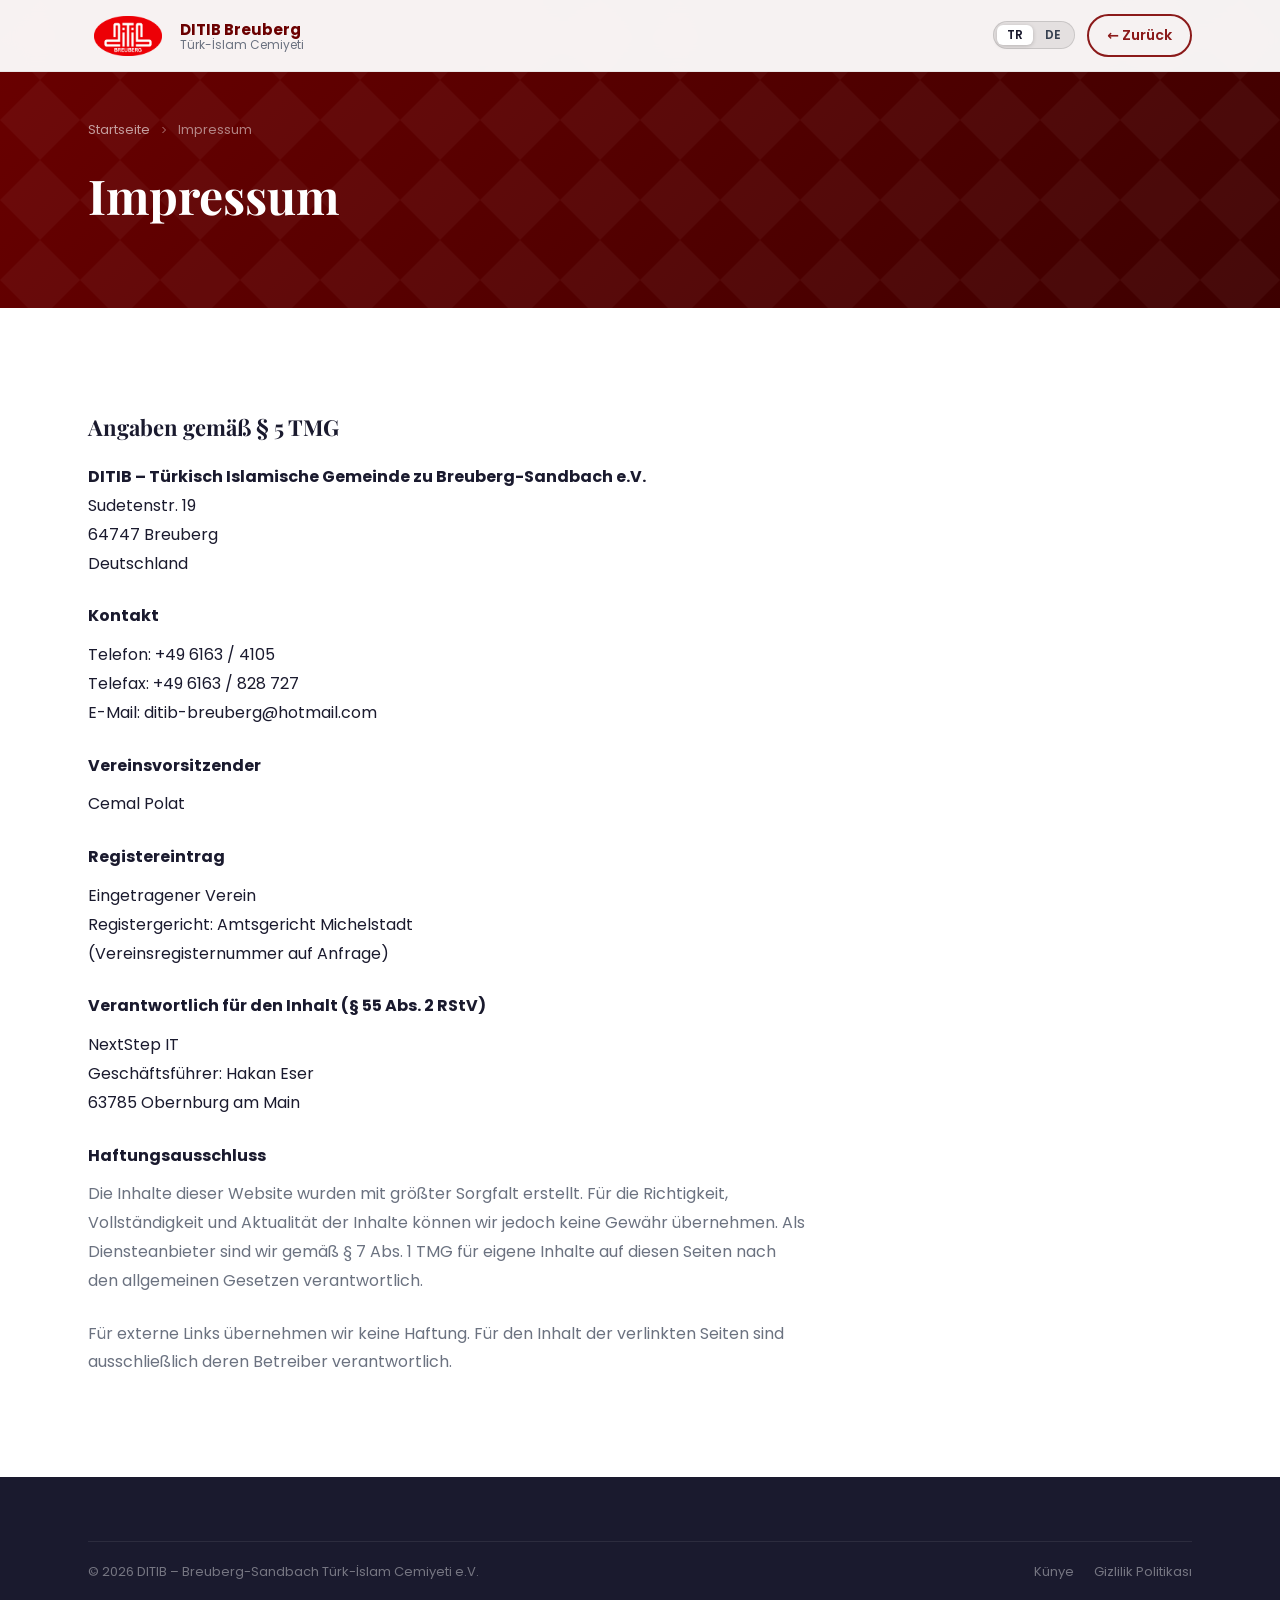
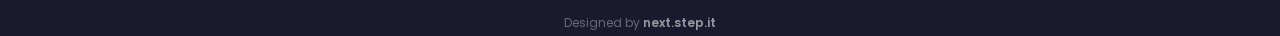
<file: pages/impressum.html>
<!DOCTYPE html>
<html lang="de">
<head>
  <meta charset="UTF-8">
  <meta name="viewport" content="width=device-width, initial-scale=1.0">
  <title>Impressum – DITIB Breuberg</title>
  <link rel="preconnect" href="https://fonts.googleapis.com">
  <link rel="preconnect" href="https://fonts.gstatic.com" crossorigin>
  <link href="https://fonts.googleapis.com/css2?family=Playfair+Display:wght@600;700&family=Poppins:wght@400;500;600;700&display=swap" rel="stylesheet">
  <link rel="stylesheet" href="../css/style.css?v=20261026c">
</head>
<body>

<header>
  <nav class="navbar">
    <div class="container">
      <div class="navbar__inner">
        <a href="../index.html" class="navbar__logo">
          <div class="navbar__logo-icon" aria-hidden="true">
            <img src="../images/ditib_breuberg_logo.png" alt="DITIB Breuberg Logo" style="height:40px;width:auto;display:block;">
          </div>
          <div class="navbar__logo-text">
            <strong>DITIB Breuberg</strong>
            <span data-i18n="nav.tagline">Türkisch Islamische Gemeinde</span>
          </div>
        </a>
        <div class="navbar__actions">
          <div class="lang-switcher">
            <button class="lang-btn" data-lang="tr">TR</button>
            <button class="lang-btn" data-lang="de">DE</button>
          </div>
          <a href="../index.html" class="btn btn--outline btn--sm">← Zurück</a>
        </div>
      </div>
    </div>
  </nav>
</header>

<div class="page-hero">
  <div class="container">
    <div class="page-hero__inner">
      <nav class="page-hero__breadcrumb">
        <a href="../index.html">Startseite</a>
        <svg width="12" height="12" viewBox="0 0 24 24" fill="none" stroke="currentColor" stroke-width="2"><path d="M9 18l6-6-6-6"/></svg>
        <span>Impressum</span>
      </nav>
      <h1>Impressum</h1>
    </div>
  </div>
</div>

<main>
  <section class="section">
    <div class="container">
      <div style="max-width:720px;line-height:1.8">
        <h2 style="font-family:var(--font-heading);font-size:1.375rem;color:var(--green-900);margin-bottom:16px">Angaben gemäß § 5 TMG</h2>

        <p style="margin-bottom:24px">
          <strong>DITIB – Türkisch Islamische Gemeinde zu Breuberg-Sandbach e.V.</strong><br>
          Sudetenstr. 19<br>
          64747 Breuberg<br>
          Deutschland
        </p>

        <h3 style="font-size:1rem;font-weight:700;color:var(--green-900);margin-bottom:10px">Kontakt</h3>
        <p style="margin-bottom:24px">
          Telefon: <a href="tel:+4961634105">+49 6163 / 4105</a><br>
          Telefax: +49 6163 / 828 727<br>
          E-Mail: <a href="mailto:ditib-breuberg@hotmail.com">ditib-breuberg@hotmail.com</a>
        </p>

        <h3 style="font-size:1rem;font-weight:700;color:var(--green-900);margin-bottom:10px">Vereinsvorsitzender</h3>
        <p style="margin-bottom:24px">Cemal Polat</p>

        <h3 style="font-size:1rem;font-weight:700;color:var(--green-900);margin-bottom:10px">Registereintrag</h3>
        <p style="margin-bottom:24px">
          Eingetragener Verein<br>
          Registergericht: Amtsgericht Michelstadt<br>
          (Vereinsregisternummer auf Anfrage)
        </p>

        <h3 style="font-size:1rem;font-weight:700;color:var(--green-900);margin-bottom:10px">Verantwortlich für den Inhalt (§ 55 Abs. 2 RStV)</h3>
        <p style="margin-bottom:24px">
          NextStep IT<br>
          Geschäftsführer: Hakan Eser<br>
          63785 Obernburg am Main<br>
        </p>

        <h3 style="font-size:1rem;font-weight:700;color:var(--green-900);margin-bottom:10px">Haftungsausschluss</h3>
        <p style="color:var(--gray-500);margin-bottom:24px">
          Die Inhalte dieser Website wurden mit größter Sorgfalt erstellt. Für die Richtigkeit, Vollständigkeit und Aktualität der Inhalte können wir jedoch keine Gewähr übernehmen. Als Diensteanbieter sind wir gemäß § 7 Abs. 1 TMG für eigene Inhalte auf diesen Seiten nach den allgemeinen Gesetzen verantwortlich.
        </p>

        <p style="color:var(--gray-500)">
          Für externe Links übernehmen wir keine Haftung. Für den Inhalt der verlinkten Seiten sind ausschließlich deren Betreiber verantwortlich.
        </p>
      </div>
    </div>
  </section>
</main>

<footer class="footer">
  <div class="container">
    <div class="footer__bottom">
      <p data-i18n="footer.copyright">© 2026 DITIB – Türkisch Islamische Gemeinde zu Breuberg-Sandbach e.V.</p>
      <div class="footer__bottom-links">
        <a href="impressum.html" data-i18n="footer.imprint">Impressum</a>
        <a href="datenschutz.html" data-i18n="footer.privacy">Datenschutz</a>
      </div>
    </div>
    <div style="text-align:center;padding:10px 0 4px;font-size:.75rem;color:rgba(255,255,255,.35)">
      Designed by <a href="https://www.instagram.com/next.step.it/" target="_blank" rel="noopener" style="color:rgba(255,255,255,.55);text-decoration:none;font-weight:600">next.step.it</a>
    </div>
  </div>
</footer>

<script src="../js/i18n.js?v=20261026c"></script>
<script src="../js/main.js?v=20261026c"></script>
<script data-goatcounter="https://ditib-breuberg.goatcounter.com/count"
        async src="//gc.zgo.at/count.js"></script>
</body>
</html>
</file>
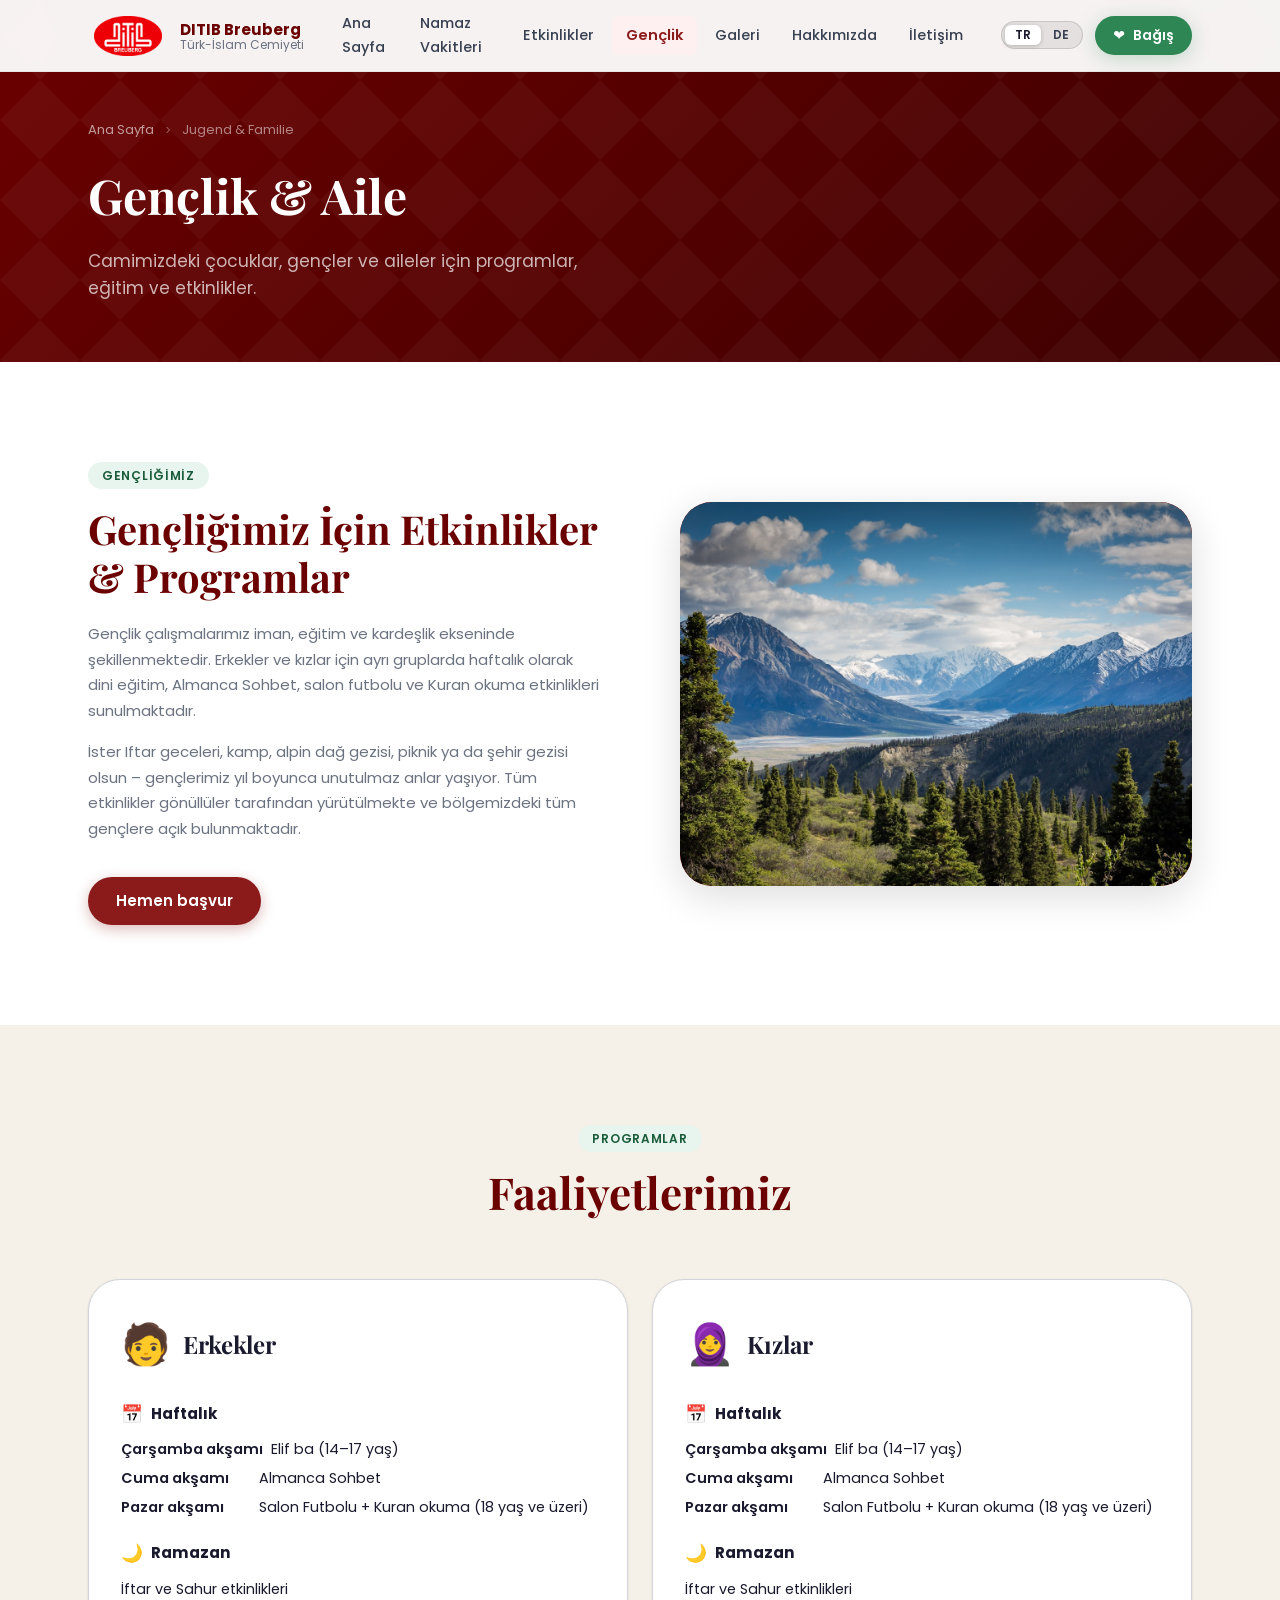
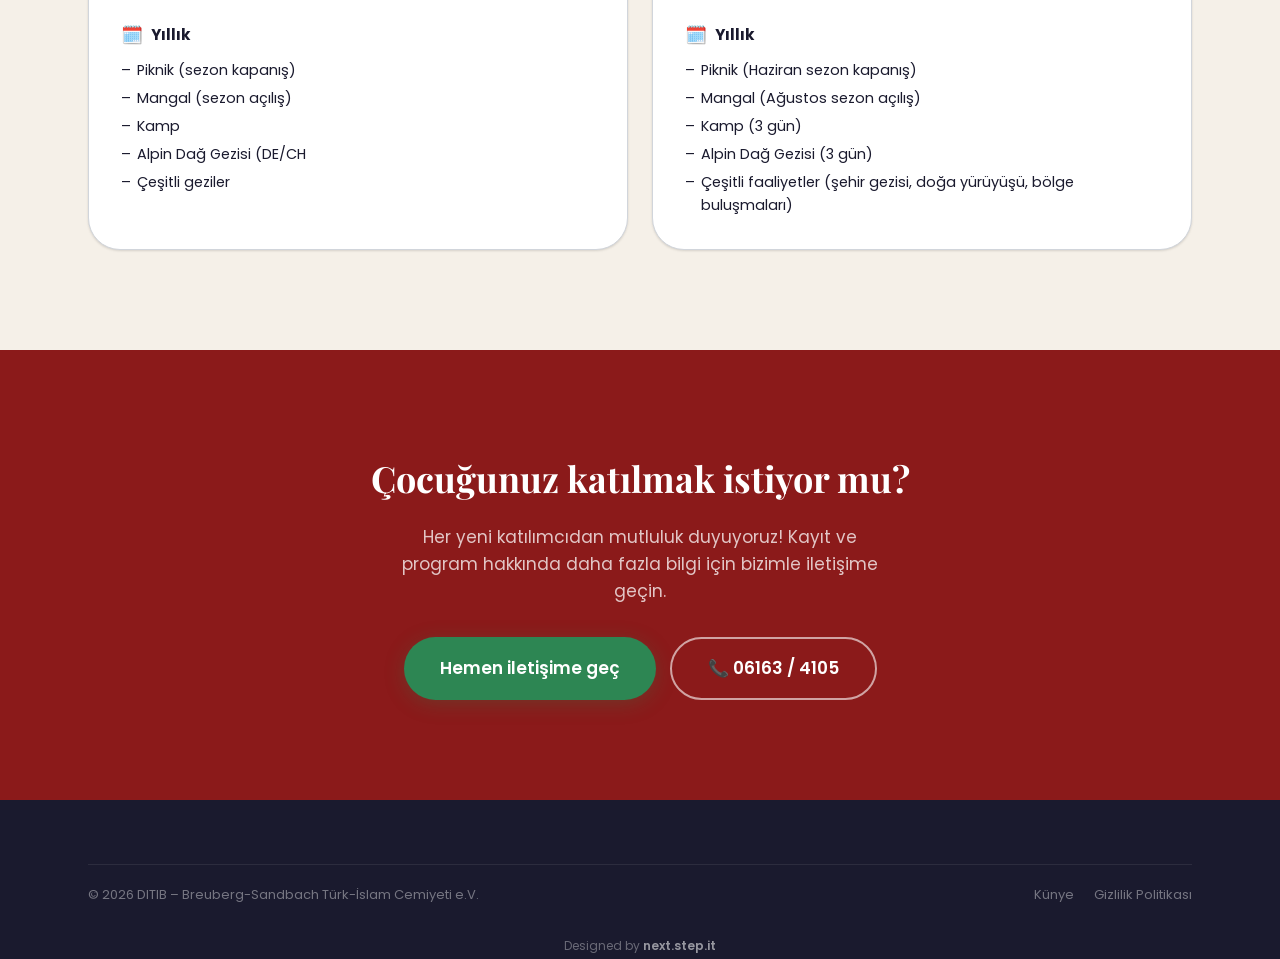
<file: pages/jugend.html>
<!DOCTYPE html>
<html lang="de">
<head>
  <meta charset="UTF-8">
  <meta name="viewport" content="width=device-width, initial-scale=1.0">
  <meta name="description" content="Jugend- und Familienprogramme der DITIB Breuberg: Koran-Unterricht, Sport und mehr.">
  <title>Jugend & Familie – DITIB Breuberg</title>
  <link rel="preconnect" href="https://fonts.googleapis.com">
  <link rel="preconnect" href="https://fonts.gstatic.com" crossorigin>
  <link href="https://fonts.googleapis.com/css2?family=Playfair+Display:wght@600;700&family=Poppins:wght@400;500;600;700&family=Amiri:ital,wght@0,400;0,700;1,400&display=swap" rel="stylesheet">
  <link rel="stylesheet" href="../css/style.css?v=20261026c">
</head>
<body>

<header>
  <nav class="navbar">
    <div class="container">
      <div class="navbar__inner">
        <a href="../index.html" class="navbar__logo">
          <div class="navbar__logo-icon" aria-hidden="true">
            <img src="../images/ditib_breuberg_logo.png" alt="DITIB Breuberg Logo" style="height:40px;width:auto;display:block;">
          </div>
          <div class="navbar__logo-text">
            <strong>DITIB Breuberg</strong>
            <span data-i18n="nav.tagline">Türkisch Islamische Gemeinde</span>
          </div>
        </a>
        <nav class="navbar__nav">
          <a href="../index.html" data-i18n="nav.home">Startseite</a>
          <a href="gebetszeiten.html" data-i18n="nav.prayer">Gebetszeiten</a>
          <a href="veranstaltungen.html" data-i18n="nav.events">Veranstaltungen</a>
          <a href="jugend.html" class="active" data-i18n="nav.youth">Jugend</a>
          <a href="galerie.html" data-i18n="nav.gallery">Galerie</a>
          <a href="ueber-uns.html" data-i18n="nav.about">Über uns</a>
          <a href="kontakt.html" data-i18n="nav.contact">Kontakt</a>
        </nav>
        <div class="navbar__actions">
          <div class="lang-switcher">
            <button class="lang-btn" data-lang="tr">TR</button>
            <button class="lang-btn" data-lang="de">DE</button>
          </div>
          <a href="spenden.html" class="btn btn--emerald btn--sm navbar__donate">❤️ <span data-i18n="nav.donate">Spenden</span></a>
          <button class="navbar__hamburger" aria-label="Menü öffnen" aria-expanded="false">
            <span></span><span></span><span></span>
          </button>
        </div>
      </div>
    </div>
  </nav>
  <div class="mobile-menu">
    <div class="mobile-menu__inner">
      <a href="../index.html">
        <svg width="18" height="18" viewBox="0 0 24 24" fill="none" stroke="currentColor" stroke-width="2"><path d="M3 9l9-7 9 7v11a2 2 0 0 1-2 2H5a2 2 0 0 1-2-2z"/><polyline points="9 22 9 12 15 12 15 22"/></svg>
        <span data-i18n="nav.home">Startseite</span>
      </a>
      <a href="gebetszeiten.html">
        <svg width="18" height="18" viewBox="0 0 24 24" fill="none" stroke="currentColor" stroke-width="2"><circle cx="12" cy="12" r="10"/><polyline points="12 6 12 12 16 14"/></svg>
        <span data-i18n="nav.prayer">Gebetszeiten</span>
      </a>
      <a href="veranstaltungen.html">
        <svg width="18" height="18" viewBox="0 0 24 24" fill="none" stroke="currentColor" stroke-width="2"><rect x="3" y="4" width="18" height="18" rx="2" ry="2"/><line x1="16" y1="2" x2="16" y2="6"/><line x1="8" y1="2" x2="8" y2="6"/><line x1="3" y1="10" x2="21" y2="10"/></svg>
        <span data-i18n="nav.events">Veranstaltungen</span>
      </a>
      <a href="jugend.html">
        <svg width="18" height="18" viewBox="0 0 24 24" fill="none" stroke="currentColor" stroke-width="2"><path d="M17 21v-2a4 4 0 0 0-4-4H5a4 4 0 0 0-4 4v2"/><circle cx="9" cy="7" r="4"/><path d="M23 21v-2a4 4 0 0 0-3-3.87"/><path d="M16 3.13a4 4 0 0 1 0 7.75"/></svg>
        <span data-i18n="nav.youth">Jugend</span>
      </a>
      <a href="galerie.html">
        <svg width="18" height="18" viewBox="0 0 24 24" fill="none" stroke="currentColor" stroke-width="2"><rect x="3" y="3" width="18" height="18" rx="2"/><circle cx="8.5" cy="8.5" r="1.5"/><polyline points="21 15 16 10 5 21"/></svg>
        <span data-i18n="nav.gallery">Galerie</span>
      </a>
      <a href="ueber-uns.html">
        <svg width="18" height="18" viewBox="0 0 24 24" fill="none" stroke="currentColor" stroke-width="2"><circle cx="12" cy="12" r="10"/><line x1="12" y1="8" x2="12" y2="12"/><line x1="12" y1="16" x2="12.01" y2="16"/></svg>
        <span data-i18n="nav.about">Über uns</span>
      </a>
      <a href="kontakt.html">
        <svg width="18" height="18" viewBox="0 0 24 24" fill="none" stroke="currentColor" stroke-width="2"><path d="M21 10c0 7-9 13-9 13s-9-6-9-13a9 9 0 0 1 18 0z"/><circle cx="12" cy="10" r="3"/></svg>
        <span data-i18n="nav.contact">Kontakt</span>
      </a>
      <div class="mobile-menu__divider"></div>
      <a href="spenden.html" class="mobile-menu__donate">
        <svg width="18" height="18" viewBox="0 0 24 24" fill="none" stroke="currentColor" stroke-width="2"><path d="M20.84 4.61a5.5 5.5 0 0 0-7.78 0L12 5.67l-1.06-1.06a5.5 5.5 0 0 0-7.78 7.78l1.06 1.06L12 21.23l7.78-7.78 1.06-1.06a5.5 5.5 0 0 0 0-7.78z"/></svg>
        <span data-i18n="nav.donate">Spenden</span>
      </a>
    </div>
  </div>
</header>

<div class="page-hero">
  <div class="container">
    <div class="page-hero__inner">
      <nav class="page-hero__breadcrumb" aria-label="Breadcrumb">
        <a href="../index.html" data-i18n="common.breadcrumb_home">Startseite</a>
        <svg width="12" height="12" viewBox="0 0 24 24" fill="none" stroke="currentColor" stroke-width="2"><path d="M9 18l6-6-6-6"/></svg>
        <span>Jugend &amp; Familie</span>
      </nav>
      <h1 data-i18n="youth.hero.title">Jugend &amp; Familie</h1>
      <p data-i18n="youth.hero.desc">Programme, Bildung und Aktivitäten für Kinder, Jugendliche und Familien in unserer Gemeinde.</p>
    </div>
  </div>
</div>

<main>
  <!-- Intro -->
  <section class="section">
    <div class="container">
      <div class="about-grid">
        <div class="about-text" data-aos>
          <span class="badge" data-i18n="youth.intro.badge">Unsere Jugend</span>
          <h2 data-i18n="youth.intro.title">Aktivitäten &amp; Programme für unsere Jugend</h2>
          <p data-i18n="youth.intro.p1">Unsere Jugendarbeit ist lebendig, strukturiert und voller Herzblut. In zwei aktiven Gruppen – für Jungs und Mädchen – kommen wir wöchentlich zusammen: für Arabisch-Unterricht, Deutschen Vortrag, Hallenfußball und Koranlesung. Gemeinschaft, die man wirklich spürt.</p>
          <p data-i18n="youth.intro.p2">Ob gemeinsame Ramadan-Abende, Zeltlager, Bergwanderungen, Picknicks oder Städtereisen – unsere Jugend erlebt das ganze Jahr über unvergessliche Momente. Alle Angebote werden von engagierten Ehrenamtlichen geleitet und stehen Jugendlichen aus der gesamten Region offen.</p>
          <a href="kontakt.html" class="btn btn--primary" style="margin-top:20px" data-i18n="youth.intro.btn">Jetzt anmelden</a>
        </div>
        <div class="about-visual" data-aos data-aos-delay="200">
          <div class="about-visual__card" style="padding:0;overflow:hidden;border-radius:var(--radius-xl)">
            <img src="../images/alpen.jpg" alt="Alpen" style="width:100%;height:100%;object-fit:cover;display:block;border-radius:var(--radius-xl)">
          </div>

        </div>
      </div>
    </div>
  </section>

  <!-- Programs -->
  <section class="section section--alt" id="koran">
    <div class="container">
      <div class="section-header" data-aos>
        <span class="badge" data-i18n="youth.programs.badge">Programme</span>
        <h2 data-i18n="youth.programs.title">Unsere Angebote</h2>
      </div>

      <!-- Gruppen: Erkekler & Kizlar -->
      <div style="display:grid;grid-template-columns:repeat(auto-fit,minmax(300px,1fr));gap:24px" data-aos>

        <!-- Erkekler -->
        <div style="background:var(--white);border-radius:var(--radius-xl);padding:32px;box-shadow:var(--shadow-sm);border:1px solid var(--gray-300)">
          <div style="display:flex;align-items:center;gap:12px;margin-bottom:24px">
            <div style="font-size:2.5rem">🧑</div>
            <h3 style="font-family:var(--font-heading);font-size:1.5rem;color:var(--green-900)" data-i18n="youth.erkekler.title">Jungs</h3>
          </div>

          <!-- Wöchentlich -->
          <div style="margin-bottom:20px">
            <div style="display:flex;align-items:center;gap:8px;margin-bottom:10px">
              <span style="font-size:1.1rem">📅</span>
              <strong style="color:var(--green-700);font-size:.95rem" data-i18n="youth.weekly">Wöchentlich</strong>
            </div>
            <ul style="list-style:none;padding:0;margin:0;display:flex;flex-direction:column;gap:6px">
              <li style="display:flex;gap:8px;font-size:.9rem;color:var(--gray-600)">
                <span style="color:var(--green-600);font-weight:600;min-width:130px" data-i18n="youth.wed">Mittwochabend</span>
                <span data-i18n="youth.wed.act">Arabisch-Unterricht (14–17 Jahre)</span>
              </li>
              <li style="display:flex;gap:8px;font-size:.9rem;color:var(--gray-600)">
                <span style="color:var(--green-600);font-weight:600;min-width:130px" data-i18n="youth.fri">Freitagabend</span>
                <span data-i18n="youth.fri.act">Deutscher Vortrag</span>
              </li>
              <li style="display:flex;gap:8px;font-size:.9rem;color:var(--gray-600)">
                <span style="color:var(--green-600);font-weight:600;min-width:130px" data-i18n="youth.sun">Sonntagabend</span>
                <span data-i18n="youth.sun.act">Hallenfußball + Koranlesung (ab 18 Jahre)</span>
              </li>
            </ul>
          </div>

          <!-- Ramadan -->
          <div style="margin-bottom:20px">
            <div style="display:flex;align-items:center;gap:8px;margin-bottom:10px">
              <span style="font-size:1.1rem">🌙</span>
              <strong style="color:var(--green-700);font-size:.95rem" data-i18n="youth.ramadan">Ramadan</strong>
            </div>
            <ul style="list-style:none;padding:0;margin:0">
              <li style="font-size:.9rem;color:var(--gray-600)" data-i18n="youth.ramadan.act">Iftar- und Suhur-Veranstaltungen</li>
            </ul>
          </div>

          <!-- Jährlich -->
          <div>
            <div style="display:flex;align-items:center;gap:8px;margin-bottom:10px">
              <span style="font-size:1.1rem">🗓️</span>
              <strong style="color:var(--green-700);font-size:.95rem" data-i18n="youth.annual">Jährlich</strong>
            </div>
            <ul style="list-style:none;padding:0;margin:0;display:flex;flex-direction:column;gap:5px">
              <li style="font-size:.9rem;color:var(--gray-600);display:flex;gap:6px"><span style="color:var(--green-500)">–</span><span data-i18n="youth.erk.a1">Picknick (Saisonabschluss)</span></li>
              <li style="font-size:.9rem;color:var(--gray-600);display:flex;gap:6px"><span style="color:var(--green-500)">–</span><span data-i18n="youth.erk.a2">Grillen (Saisoneröffnung)</span></li>
              <li style="font-size:.9rem;color:var(--gray-600);display:flex;gap:6px"><span style="color:var(--green-500)">–</span><span data-i18n="youth.erk.a3">Zeltlager</span></li>
              <li style="font-size:.9rem;color:var(--gray-600);display:flex;gap:6px"><span style="color:var(--green-500)">–</span><span data-i18n="youth.erk.a4">Bergwanderung</span></li>
              <li style="font-size:.9rem;color:var(--gray-600);display:flex;gap:6px"><span style="color:var(--green-500)">–</span><span data-i18n="youth.erk.a5">Verschiedene Ausflüge</span></li>
            </ul>
          </div>
        </div>

        <!-- Kizlar -->
        <div style="background:var(--white);border-radius:var(--radius-xl);padding:32px;box-shadow:var(--shadow-sm);border:1px solid var(--gray-300)">
          <div style="display:flex;align-items:center;gap:12px;margin-bottom:24px">
            <div style="font-size:2.5rem">🧕</div>
            <h3 style="font-family:var(--font-heading);font-size:1.5rem;color:var(--green-900)" data-i18n="youth.kizlar.title">Mädchen</h3>
          </div>

          <!-- Wöchentlich -->
          <div style="margin-bottom:20px">
            <div style="display:flex;align-items:center;gap:8px;margin-bottom:10px">
              <span style="font-size:1.1rem">📅</span>
              <strong style="color:var(--green-700);font-size:.95rem" data-i18n="youth.weekly">Wöchentlich</strong>
            </div>
            <ul style="list-style:none;padding:0;margin:0;display:flex;flex-direction:column;gap:6px">
              <li style="display:flex;gap:8px;font-size:.9rem;color:var(--gray-600)">
                <span style="color:var(--green-600);font-weight:600;min-width:130px" data-i18n="youth.wed">Mittwochabend</span>
                <span data-i18n="youth.wed.act">Arabisch-Unterricht (14–17 Jahre)</span>
              </li>
              <li style="display:flex;gap:8px;font-size:.9rem;color:var(--gray-600)">
                <span style="color:var(--green-600);font-weight:600;min-width:130px" data-i18n="youth.fri">Freitagabend</span>
                <span data-i18n="youth.fri.act">Deutscher Vortrag</span>
              </li>
              <li style="display:flex;gap:8px;font-size:.9rem;color:var(--gray-600)">
                <span style="color:var(--green-600);font-weight:600;min-width:130px" data-i18n="youth.sun">Sonntagabend</span>
                <span data-i18n="youth.sun.act">Hallenfußball + Koranlesung (ab 18 Jahre)</span>
              </li>
            </ul>
          </div>

          <!-- Ramadan -->
          <div style="margin-bottom:20px">
            <div style="display:flex;align-items:center;gap:8px;margin-bottom:10px">
              <span style="font-size:1.1rem">🌙</span>
              <strong style="color:var(--green-700);font-size:.95rem" data-i18n="youth.ramadan">Ramadan</strong>
            </div>
            <ul style="list-style:none;padding:0;margin:0">
              <li style="font-size:.9rem;color:var(--gray-600)" data-i18n="youth.ramadan.act">Iftar- und Suhur-Veranstaltungen</li>
            </ul>
          </div>

          <!-- Jährlich -->
          <div>
            <div style="display:flex;align-items:center;gap:8px;margin-bottom:10px">
              <span style="font-size:1.1rem">🗓️</span>
              <strong style="color:var(--green-700);font-size:.95rem" data-i18n="youth.annual">Jährlich</strong>
            </div>
            <ul style="list-style:none;padding:0;margin:0;display:flex;flex-direction:column;gap:5px">
              <li style="font-size:.9rem;color:var(--gray-600);display:flex;gap:6px"><span style="color:var(--green-500)">–</span><span data-i18n="youth.kiz.a1">Picknick (Juni, Saisonabschluss)</span></li>
              <li style="font-size:.9rem;color:var(--gray-600);display:flex;gap:6px"><span style="color:var(--green-500)">–</span><span data-i18n="youth.kiz.a2">Grillen (August, Saisoneröffnung)</span></li>
              <li style="font-size:.9rem;color:var(--gray-600);display:flex;gap:6px"><span style="color:var(--green-500)">–</span><span data-i18n="youth.kiz.a3">Zeltlager (3 Tage)</span></li>
              <li style="font-size:.9rem;color:var(--gray-600);display:flex;gap:6px"><span style="color:var(--green-500)">–</span><span data-i18n="youth.kiz.a4">Bergwanderung (3 Tage)</span></li>
              <li style="font-size:.9rem;color:var(--gray-600);display:flex;gap:6px"><span style="color:var(--green-500)">–</span><span data-i18n="youth.kiz.a5">Verschiedene Aktivitäten (Stadtausflug, Naturwanderung, Regionaltreffen)</span></li>
            </ul>
          </div>
        </div>

      </div>
    </div>
  </section>

  <!-- Contact CTA -->
  <section class="section section--green">
    <div class="container" style="text-align:center">
      <div data-aos>
        <h2 style="font-family:var(--font-heading);font-size:clamp(24px,3vw,36px);color:var(--white);margin-bottom:16px" data-i18n="youth.cta.title">
          Ihr Kind möchte mitmachen?
        </h2>
        <p style="color:rgba(255,255,255,.75);max-width:500px;margin:0 auto 32px;font-size:1.0625rem" data-i18n="youth.cta.desc">
          Wir freuen uns über jeden neuen Teilnehmer! Kontaktieren Sie uns für weitere Informationen zu Anmeldung und Programm.
        </p>
        <div style="display:flex;flex-wrap:wrap;gap:14px;justify-content:center">
          <a href="kontakt.html" class="btn btn--emerald btn--lg" data-i18n="youth.cta.btn">Jetzt Kontakt aufnehmen</a>
          <a href="tel:+4961634105" class="btn btn--outline-white btn--lg">📞 06163 / 4105</a>
        </div>
      </div>
    </div>
  </section>
</main>

<footer class="footer">
  <div class="container">
    <div class="footer__bottom">
      <p data-i18n="footer.copyright">© 2026 DITIB – Türkisch Islamische Gemeinde zu Breuberg-Sandbach e.V.</p>
      <div class="footer__bottom-links">
        <a href="impressum.html" data-i18n="footer.imprint">Impressum</a>
        <a href="datenschutz.html" data-i18n="footer.privacy">Datenschutz</a>
      </div>
    </div>
    <div style="text-align:center;padding:10px 0 4px;font-size:.75rem;color:rgba(255,255,255,.35)">
      Designed by <a href="https://www.instagram.com/next.step.it/" target="_blank" rel="noopener" style="color:rgba(255,255,255,.55);text-decoration:none;font-weight:600">next.step.it</a>
    </div>
  </div>
</footer>

<script src="../js/i18n.js?v=20261026c"></script>
<script src="../js/main.js?v=20261026c"></script>
<script data-goatcounter="https://ditib-breuberg.goatcounter.com/count"
        async src="//gc.zgo.at/count.js"></script>
</body>
</html>
</file>
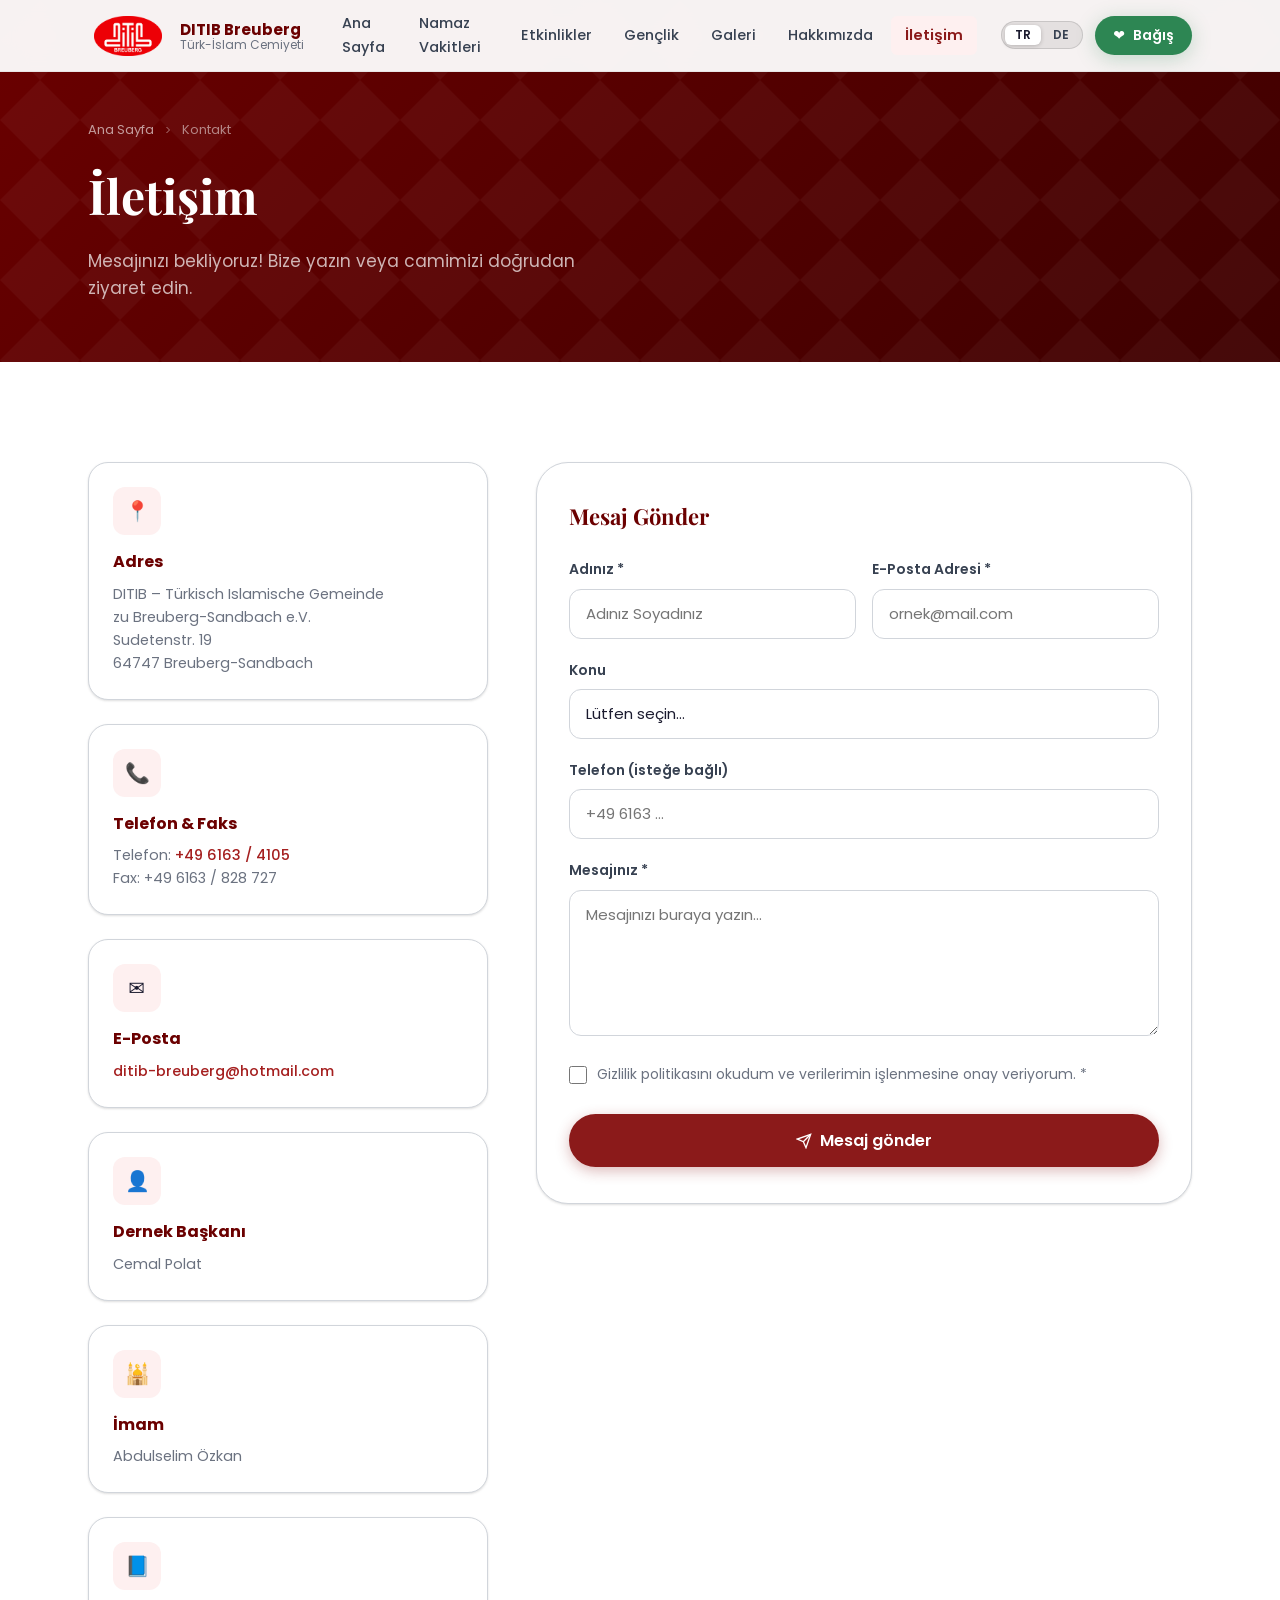
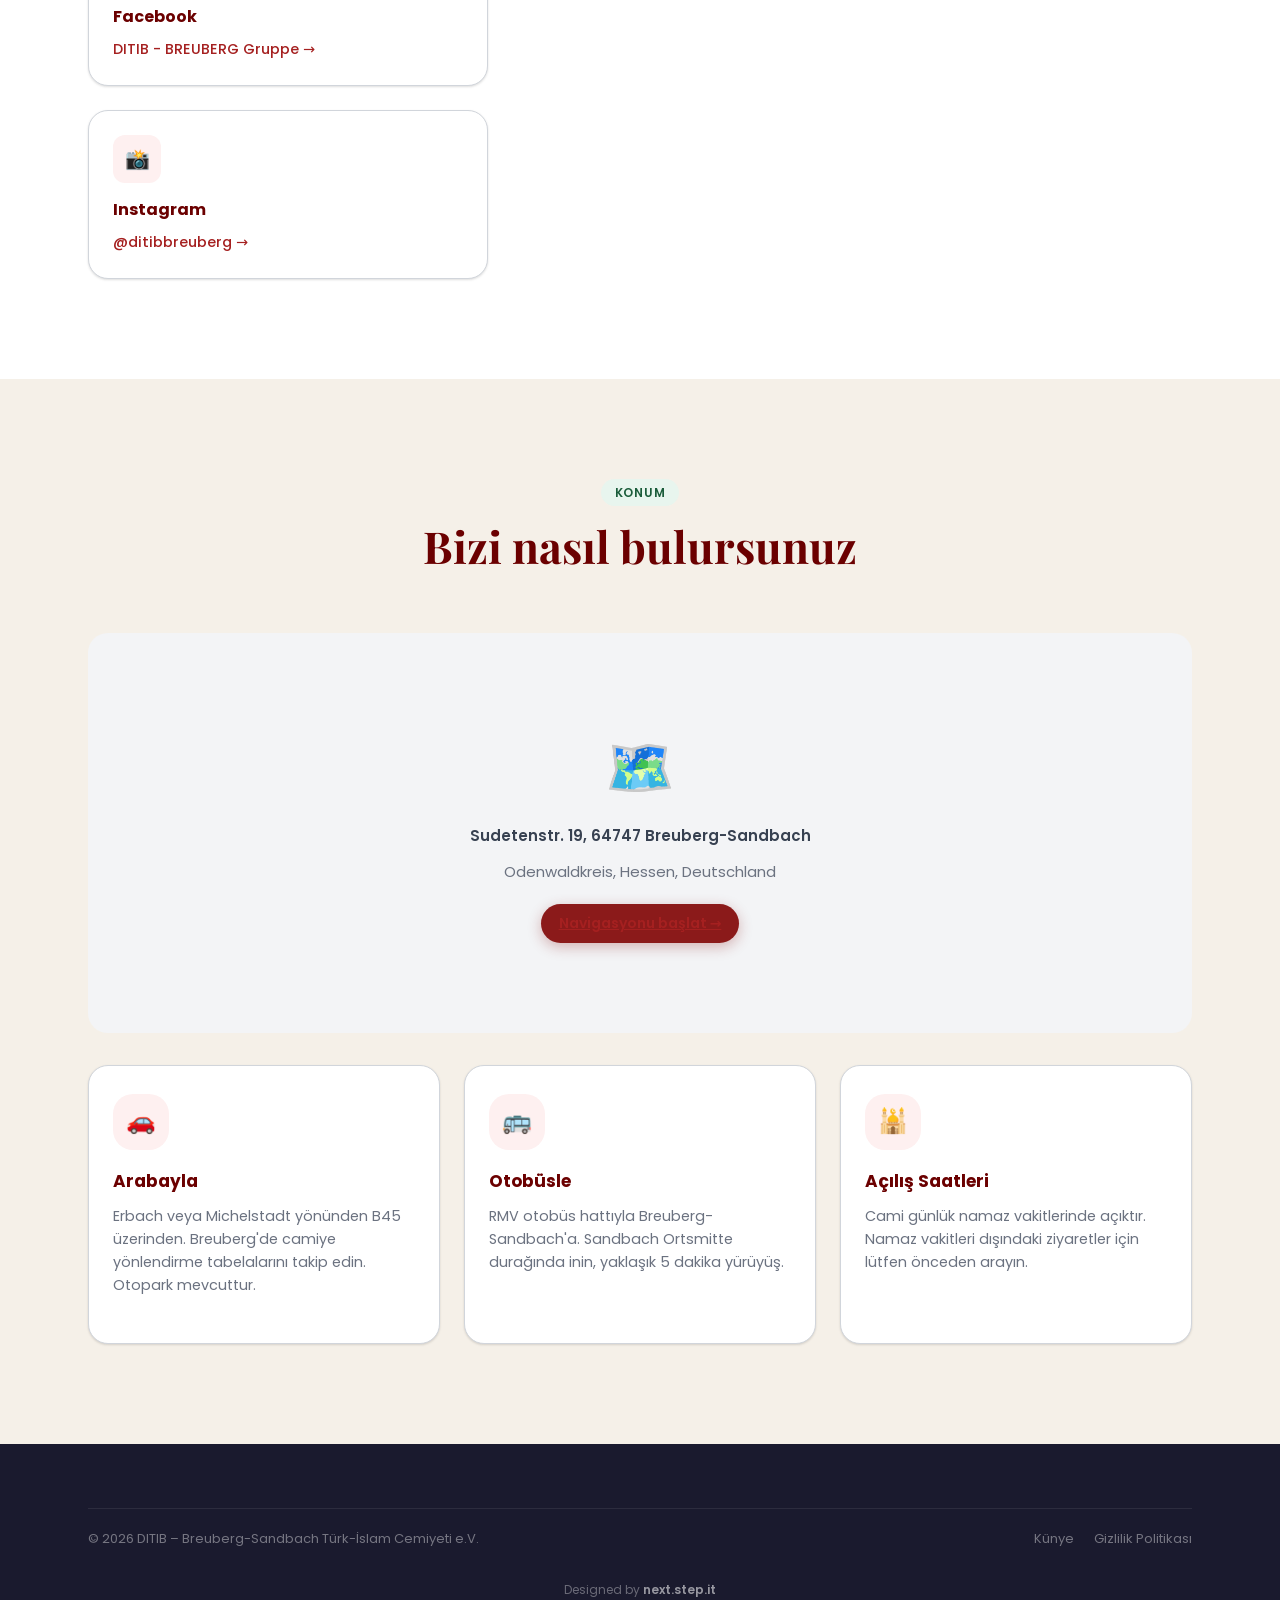
<file: pages/kontakt.html>
<!DOCTYPE html>
<html lang="de">
<head>
  <meta charset="UTF-8">
  <meta name="viewport" content="width=device-width, initial-scale=1.0">
  <meta name="description" content="Kontakt zur DITIB Türkisch Islamischen Gemeinde Breuberg-Sandbach. Adresse, Telefon, E-Mail und Kontaktformular.">
  <title>Kontakt – DITIB Breuberg</title>
  <link rel="preconnect" href="https://fonts.googleapis.com">
  <link rel="preconnect" href="https://fonts.gstatic.com" crossorigin>
  <link href="https://fonts.googleapis.com/css2?family=Playfair+Display:wght@600;700&family=Poppins:wght@400;500;600;700&family=Amiri:ital,wght@0,400;0,700;1,400&display=swap" rel="stylesheet">
  <link rel="stylesheet" href="../css/style.css?v=20261026c">
  <style>
    /* Form Status Messages */
    .form-status {
      display: none;
      padding: 16px 20px;
      border-radius: 12px;
      margin-bottom: 20px;
      font-size: .95rem;
      line-height: 1.5;
      align-items: flex-start;
      gap: 12px;
    }
    .form-status.is-visible {
      display: flex;
      animation: slideIn .4s ease;
    }
    .form-status.success {
      background: #ecfdf5;
      color: #065f46;
      border: 1px solid #a7f3d0;
    }
    .form-status.error {
      background: #fef2f2;
      color: #991b1b;
      border: 1px solid #fecaca;
    }
    .form-status svg {
      flex-shrink: 0;
      margin-top: 2px;
    }
    .form-status strong {
      display: block;
      margin-bottom: 4px;
      font-weight: 600;
    }
    @keyframes slideIn {
      from { opacity: 0; transform: translateY(-10px); }
      to { opacity: 1; transform: translateY(0); }
    }
    .form-submit:disabled {
      opacity: .6;
      cursor: not-allowed;
    }
    .form-submit .spinner {
      display: none;
      width: 16px;
      height: 16px;
      border: 2px solid rgba(255,255,255,.3);
      border-top-color: #fff;
      border-radius: 50%;
      animation: spin .8s linear infinite;
    }
    .form-submit.loading .spinner { display: inline-block; }
    .form-submit.loading svg { display: none; }
    @keyframes spin { to { transform: rotate(360deg); } }
  </style>
</head>
<body>

<header>
  <nav class="navbar">
    <div class="container">
      <div class="navbar__inner">
        <a href="../index.html" class="navbar__logo">
          <div class="navbar__logo-icon" aria-hidden="true">
            <img src="../images/ditib_breuberg_logo.png" alt="DITIB Breuberg Logo" style="height:40px;width:auto;display:block;">
          </div>
          <div class="navbar__logo-text">
            <strong>DITIB Breuberg</strong>
            <span data-i18n="nav.tagline">Türkisch Islamische Gemeinde</span>
          </div>
        </a>
        <nav class="navbar__nav">
          <a href="../index.html" data-i18n="nav.home">Startseite</a>
          <a href="gebetszeiten.html" data-i18n="nav.prayer">Gebetszeiten</a>
          <a href="veranstaltungen.html" data-i18n="nav.events">Veranstaltungen</a>
          <a href="jugend.html" data-i18n="nav.youth">Jugend</a>
          <a href="galerie.html" data-i18n="nav.gallery">Galerie</a>
          <a href="ueber-uns.html" data-i18n="nav.about">Über uns</a>
          <a href="kontakt.html" class="active" data-i18n="nav.contact">Kontakt</a>
        </nav>
        <div class="navbar__actions">
          <div class="lang-switcher">
            <button class="lang-btn" data-lang="tr">TR</button>
            <button class="lang-btn" data-lang="de">DE</button>
          </div>
          <a href="spenden.html" class="btn btn--emerald btn--sm navbar__donate">❤️ <span data-i18n="nav.donate">Spenden</span></a>
          <button class="navbar__hamburger" aria-label="Menü öffnen" aria-expanded="false">
            <span></span><span></span><span></span>
          </button>
        </div>
      </div>
    </div>
  </nav>
  <div class="mobile-menu">
    <div class="mobile-menu__inner">
      <a href="../index.html">
        <svg width="18" height="18" viewBox="0 0 24 24" fill="none" stroke="currentColor" stroke-width="2"><path d="M3 9l9-7 9 7v11a2 2 0 0 1-2 2H5a2 2 0 0 1-2-2z"/><polyline points="9 22 9 12 15 12 15 22"/></svg>
        <span data-i18n="nav.home">Startseite</span>
      </a>
      <a href="gebetszeiten.html">
        <svg width="18" height="18" viewBox="0 0 24 24" fill="none" stroke="currentColor" stroke-width="2"><circle cx="12" cy="12" r="10"/><polyline points="12 6 12 12 16 14"/></svg>
        <span data-i18n="nav.prayer">Gebetszeiten</span>
      </a>
      <a href="veranstaltungen.html">
        <svg width="18" height="18" viewBox="0 0 24 24" fill="none" stroke="currentColor" stroke-width="2"><rect x="3" y="4" width="18" height="18" rx="2" ry="2"/><line x1="16" y1="2" x2="16" y2="6"/><line x1="8" y1="2" x2="8" y2="6"/><line x1="3" y1="10" x2="21" y2="10"/></svg>
        <span data-i18n="nav.events">Veranstaltungen</span>
      </a>
      <a href="jugend.html">
        <svg width="18" height="18" viewBox="0 0 24 24" fill="none" stroke="currentColor" stroke-width="2"><path d="M17 21v-2a4 4 0 0 0-4-4H5a4 4 0 0 0-4 4v2"/><circle cx="9" cy="7" r="4"/><path d="M23 21v-2a4 4 0 0 0-3-3.87"/><path d="M16 3.13a4 4 0 0 1 0 7.75"/></svg>
        <span data-i18n="nav.youth">Jugend</span>
      </a>
      <a href="galerie.html">
        <svg width="18" height="18" viewBox="0 0 24 24" fill="none" stroke="currentColor" stroke-width="2"><rect x="3" y="3" width="18" height="18" rx="2"/><circle cx="8.5" cy="8.5" r="1.5"/><polyline points="21 15 16 10 5 21"/></svg>
        <span data-i18n="nav.gallery">Galerie</span>
      </a>
      <a href="ueber-uns.html">
        <svg width="18" height="18" viewBox="0 0 24 24" fill="none" stroke="currentColor" stroke-width="2"><circle cx="12" cy="12" r="10"/><line x1="12" y1="8" x2="12" y2="12"/><line x1="12" y1="16" x2="12.01" y2="16"/></svg>
        <span data-i18n="nav.about">Über uns</span>
      </a>
      <a href="kontakt.html">
        <svg width="18" height="18" viewBox="0 0 24 24" fill="none" stroke="currentColor" stroke-width="2"><path d="M21 10c0 7-9 13-9 13s-9-6-9-13a9 9 0 0 1 18 0z"/><circle cx="12" cy="10" r="3"/></svg>
        <span data-i18n="nav.contact">Kontakt</span>
      </a>
      <div class="mobile-menu__divider"></div>
      <a href="spenden.html" class="mobile-menu__donate">
        <svg width="18" height="18" viewBox="0 0 24 24" fill="none" stroke="currentColor" stroke-width="2"><path d="M20.84 4.61a5.5 5.5 0 0 0-7.78 0L12 5.67l-1.06-1.06a5.5 5.5 0 0 0-7.78 7.78l1.06 1.06L12 21.23l7.78-7.78 1.06-1.06a5.5 5.5 0 0 0 0-7.78z"/></svg>
        <span data-i18n="nav.donate">Spenden</span>
      </a>
    </div>
  </div>
</header>

<div class="page-hero">
  <div class="container">
    <div class="page-hero__inner">
      <nav class="page-hero__breadcrumb" aria-label="Breadcrumb">
        <a href="../index.html" data-i18n="common.breadcrumb_home">Startseite</a>
        <svg width="12" height="12" viewBox="0 0 24 24" fill="none" stroke="currentColor" stroke-width="2"><path d="M9 18l6-6-6-6"/></svg>
        <span>Kontakt</span>
      </nav>
      <h1 data-i18n="contact.hero.title">Kontakt</h1>
      <p data-i18n="contact.hero.desc">Wir freuen uns auf Ihre Nachricht! Schreiben Sie uns oder besuchen Sie uns direkt in der Moschee.</p>
    </div>
  </div>
</div>

<main>
  <section class="section">
    <div class="container">
      <div class="contact-grid">
        <!-- Contact Info -->
        <div class="contact-info" data-aos>
          <div class="contact-info-card">
            <div class="contact-info-card__icon">📍</div>
            <h3 data-i18n="contact.info.address">Adresse</h3>
            <p>
              DITIB – Türkisch Islamische Gemeinde<br>
              zu Breuberg-Sandbach e.V.<br>
              Sudetenstr. 19<br>
              64747 Breuberg-Sandbach
            </p>
          </div>
          <div class="contact-info-card">
            <div class="contact-info-card__icon">📞</div>
            <h3 data-i18n="contact.info.phone">Telefon &amp; Fax</h3>
            <p>
              Telefon: <a href="tel:+4961634105">+49 6163 / 4105</a><br>
              Fax: +49 6163 / 828 727
            </p>
          </div>
          <div class="contact-info-card">
            <div class="contact-info-card__icon">✉️</div>
            <h3 data-i18n="contact.info.email">E-Mail</h3>
            <p>
              <a href="mailto:ditib-breuberg@hotmail.com">ditib-breuberg@hotmail.com</a>
            </p>
          </div>
          <div class="contact-info-card">
            <div class="contact-info-card__icon">👤</div>
            <h3 data-i18n="contact.info.chairman">Vereinsvorsitzender</h3>
            <p>Cemal Polat</p>
          </div>
          <div class="contact-info-card">
            <div class="contact-info-card__icon">🕌</div>
            <h3 data-i18n="contact.info.imam">Vorbeter / Imam</h3>
            <p>Abdulselim Özkan</p>
          </div>
          <div class="contact-info-card">
            <div class="contact-info-card__icon">📘</div>
            <h3 data-i18n="contact.info.facebook">Facebook</h3>
            <p>
              <a href="https://www.facebook.com/groups/115303355158682/" target="_blank" rel="noopener">
                DITIB - BREUBERG Gruppe →
              </a>
            </p>
          </div>
          <div class="contact-info-card">
            <div class="contact-info-card__icon">📸</div>
            <h3>Instagram</h3>
            <p>
              <a href="https://www.instagram.com/ditibbreuberg/" target="_blank" rel="noopener">
                @ditibbreuberg →
              </a>
            </p>
          </div>
        </div>

        <!-- Contact Form -->
        <div data-aos data-aos-delay="150">
          <form class="contact-form" id="contact-form">
            <h3 data-i18n="contact.form.title">Nachricht senden</h3>

            <!-- Status-Meldungen -->
            <div class="form-status success" id="form-success">
              <svg width="22" height="22" viewBox="0 0 24 24" fill="none" stroke="currentColor" stroke-width="2"><path d="M22 11.08V12a10 10 0 1 1-5.93-9.14"/><polyline points="22 4 12 14.01 9 11.01"/></svg>
              <div>
                <strong data-i18n="contact.form.success_title">Vielen Dank!</strong>
                <span data-i18n="contact.form.success_desc">Ihre Nachricht wurde erfolgreich gesendet. Wir werden uns baldmöglichst bei Ihnen melden.</span>
              </div>
            </div>
            <div class="form-status error" id="form-error">
              <svg width="22" height="22" viewBox="0 0 24 24" fill="none" stroke="currentColor" stroke-width="2"><circle cx="12" cy="12" r="10"/><line x1="12" y1="8" x2="12" y2="12"/><line x1="12" y1="16" x2="12.01" y2="16"/></svg>
              <div>
                <strong data-i18n="contact.form.error_title">Es ist ein Fehler aufgetreten.</strong>
                <span data-i18n="contact.form.error_desc">Bitte versuchen Sie es später erneut oder kontaktieren Sie uns direkt per E-Mail.</span>
              </div>
            </div>

            <!-- Honeypot für Spam-Schutz -->
            <input type="text" name="_honey" style="display:none" tabindex="-1" autocomplete="off">

            <div class="form-row">
              <div class="form-group">
                <label class="form-label" for="name" data-i18n="contact.form.name_label">Ihr Name *</label>
                <input type="text" class="form-input" id="name" name="name" placeholder="Max Mustermann" data-i18n-placeholder="contact.form.name_placeholder" required autocomplete="name">
              </div>
              <div class="form-group">
                <label class="form-label" for="email" data-i18n="contact.form.email_label">E-Mail-Adresse *</label>
                <input type="email" class="form-input" id="email" name="email" placeholder="max@beispiel.de" data-i18n-placeholder="contact.form.email_placeholder" required autocomplete="email">
              </div>
            </div>
            <div class="form-group">
              <label class="form-label" for="subject" data-i18n="contact.form.subject_label">Betreff</label>
              <select class="form-select" id="subject" name="subject">
                <option value="" data-i18n="contact.form.subject_default">Bitte wählen…</option>
                <option value="Allgemeine Anfrage" data-i18n="contact.form.subject_general">Allgemeine Anfrage</option>
                <option value="Mitglied werden" data-i18n="contact.form.subject_member">Mitglied werden</option>
                <option value="Jugendprogramme" data-i18n="contact.form.subject_youth">Jugendprogramme</option>
                <option value="Veranstaltungen" data-i18n="contact.form.subject_events">Veranstaltungen</option>
                <option value="Spenden" data-i18n="contact.form.subject_donate">Spenden</option>
                <option value="Sonstiges" data-i18n="contact.form.subject_other">Sonstiges</option>
              </select>
            </div>
            <div class="form-group">
              <label class="form-label" for="phone" data-i18n="contact.form.phone_label">Telefon (optional)</label>
              <input type="tel" class="form-input" id="phone" name="phone" placeholder="+49 6163 …" data-i18n-placeholder="contact.form.phone_placeholder" autocomplete="tel">
            </div>
            <div class="form-group">
              <label class="form-label" for="message" data-i18n="contact.form.message_label">Ihre Nachricht *</label>
              <textarea class="form-textarea" id="message" name="message" placeholder="Schreiben Sie uns Ihre Nachricht…" data-i18n-placeholder="contact.form.message_placeholder" required rows="5"></textarea>
            </div>
            <div class="form-group" style="display:flex;align-items:flex-start;gap:10px">
              <input type="checkbox" id="datenschutz" name="datenschutz" required style="width:18px;height:18px;margin-top:3px;flex-shrink:0">
              <label for="datenschutz" style="font-size:.875rem;color:var(--gray-500);cursor:pointer" data-i18n-html="contact.form.privacy_label">
                Ich habe die <a href="datenschutz.html" style="color:var(--green-700);text-decoration:underline">Datenschutzerklärung</a> gelesen und stimme der Verarbeitung meiner Daten zu. *
              </label>
            </div>
            <button type="submit" class="btn btn--primary form-submit" id="submit-btn">
              <svg width="16" height="16" viewBox="0 0 24 24" fill="none" stroke="currentColor" stroke-width="2"><line x1="22" y1="2" x2="11" y2="13"/><polygon points="22 2 15 22 11 13 2 9 22 2"/></svg>
              <span class="spinner"></span>
              <span class="btn-text" data-i18n="contact.form.submit">Nachricht senden</span>
            </button>
          </form>
        </div>
      </div>
    </div>
  </section>

  <!-- Map -->
  <section class="section section--alt">
    <div class="container">
      <div class="section-header" data-aos>
        <span class="badge" data-i18n="contact.map.badge">Anfahrt</span>
        <h2 data-i18n="contact.map.title">So finden Sie uns</h2>
      </div>
      <div class="map-section" data-aos>
        <div class="map-placeholder">
          <span style="font-size:3.5rem">🗺️</span>
          <p style="font-weight:600;color:var(--gray-700)">Sudetenstr. 19, 64747 Breuberg-Sandbach</p>
          <p>Odenwaldkreis, Hessen, Deutschland</p>
          <div style="display:flex;gap:14px;flex-wrap:wrap;justify-content:center;margin-top:8px">
            <a href="https://www.google.com/maps/dir/?api=1&destination=Sudetenstr.+19,+64747+Breuberg-Sandbach" target="_blank" rel="noopener" class="btn btn--primary btn--sm" data-i18n="contact.map.nav_btn">
              Navigation starten →
            </a>
          </div>
        </div>
      </div>

      <!-- Directions -->
      <div style="display:grid;gap:24px;grid-template-columns:repeat(auto-fit,minmax(220px,1fr));margin-top:32px" data-aos>
        <div class="youth-card">
          <div class="youth-card__icon">🚗</div>
          <h3 class="youth-card__title" data-i18n="contact.dir.car_title">Mit dem Auto</h3>
          <p class="youth-card__desc" data-i18n="contact.dir.car_desc">Über die B45 aus Richtung Erbach oder Michelstadt erreichen Sie Breuberg.
Die Moschee befindet sich im Ortsteil Sandbach und ist bequem über die Hauptstraße erreichbar.
Parkmöglichkeiten stehen zur Verfügung.</p>
        </div>
        <div class="youth-card">
          <div class="youth-card__icon">🚌</div>
          <h3 class="youth-card__title" data-i18n="contact.dir.bus_title">Mit dem Bus</h3>
          <p class="youth-card__desc" data-i18n="contact.dir.bus_desc">RMV-Bus Linie nach Breuberg-Sandbach. Haltestelle Sandbach Ortsmitte, dann ca. 5 Minuten Fußweg.</p>
        </div>
        <div class="youth-card">
          <div class="youth-card__icon">🕌</div>
          <h3 class="youth-card__title" data-i18n="contact.dir.hours_title">Öffnungszeiten</h3>
          <p class="youth-card__desc" data-i18n="contact.dir.hours_desc">Die Moschee ist zu den täglichen Gebetszeiten geöffnet. Für Besuche außerhalb der Gebetszeiten bitte vorher anrufen.</p>
        </div>
      </div>
    </div>
  </section>
</main>

<footer class="footer">
  <div class="container">
    <div class="footer__bottom">
      <p data-i18n="footer.copyright">© 2026 DITIB – Türkisch Islamische Gemeinde zu Breuberg-Sandbach e.V.</p>
      <div class="footer__bottom-links">
        <a href="impressum.html" data-i18n="footer.imprint">Impressum</a>
        <a href="datenschutz.html" data-i18n="footer.privacy">Datenschutz</a>
      </div>
    </div>
    <div style="text-align:center;padding:10px 0 4px;font-size:.75rem;color:rgba(255,255,255,.35)">
      Designed by <a href="https://www.instagram.com/next.step.it/" target="_blank" rel="noopener" style="color:rgba(255,255,255,.55);text-decoration:none;font-weight:600">next.step.it</a>
    </div>
  </div>
</footer>

<script src="../js/i18n.js?v=20261026c"></script>
<script src="../js/main.js?v=20261026c"></script>
<script>
  // AJAX Form Submission an FormSubmit – User bleibt auf der Seite
  (function() {
    const form = document.getElementById('contact-form');
    const submitBtn = document.getElementById('submit-btn');
    const btnText = submitBtn.querySelector('.btn-text');
    const successMsg = document.getElementById('form-success');
    const errorMsg = document.getElementById('form-error');
    // Empfänger-E-Mail (kann später durch Random-Hash von FormSubmit ersetzt werden). Hash-Wert wurde im Mail erzeugt und hier mit ditib-breuberg@hotmail.com ersetzt.
    const FORMSUBMIT_ENDPOINT = 'https://formsubmit.co/ajax/b6d78c3f49ed407a0ecaccc181da5941';

    form.addEventListener('submit', async function(e) {
      e.preventDefault();

      // Honeypot prüfen – wenn ausgefüllt, wahrscheinlich Spam
      if (form.querySelector('[name="_honey"]').value) {
        return;
      }

      // Status zurücksetzen
      successMsg.classList.remove('is-visible');
      errorMsg.classList.remove('is-visible');

      // Loading-State
      submitBtn.disabled = true;
      submitBtn.classList.add('loading');
      btnText.textContent = I18N.t('contact.form.sending');

      // Formulardaten als JSON sammeln
      const formData = new FormData(form);
      const data = {
        name: formData.get('name'),
        email: formData.get('email'),
        _replyto: formData.get('email'),
        subject: formData.get('subject') || 'Allgemeine Anfrage',
        phone: formData.get('phone') || 'Nicht angegeben',
        message: formData.get('message'),
        _subject: 'Neue Kontaktanfrage – DITIB Breuberg',
        _template: 'table'
      };

      try {
        const response = await fetch(FORMSUBMIT_ENDPOINT, {
          method: 'POST',
          headers: {
            'Content-Type': 'application/json',
            'Accept': 'application/json'
          },
          body: JSON.stringify(data)
        });

        const result = await response.json();

        if (response.ok && result.success !== 'false') {
          // Erfolg
          successMsg.classList.add('is-visible');
          form.reset();
          // Sanftes Scrollen zur Erfolgsmeldung
          successMsg.scrollIntoView({ behavior: 'smooth', block: 'center' });
          // Meldung nach 8 Sekunden ausblenden
          setTimeout(() => {
            successMsg.classList.remove('is-visible');
          }, 8000);
        } else {
          throw new Error('Submission failed');
        }
      } catch (err) {
        console.error('Formular-Fehler:', err);
        errorMsg.classList.add('is-visible');
        errorMsg.scrollIntoView({ behavior: 'smooth', block: 'center' });
      } finally {
        submitBtn.disabled = false;
        submitBtn.classList.remove('loading');
        btnText.textContent = I18N.t('contact.form.submit');
      }
    });
  })();
</script>
<script data-goatcounter="https://ditib-breuberg.goatcounter.com/count"
        async src="//gc.zgo.at/count.js"></script>
</body>
</html>
</file>
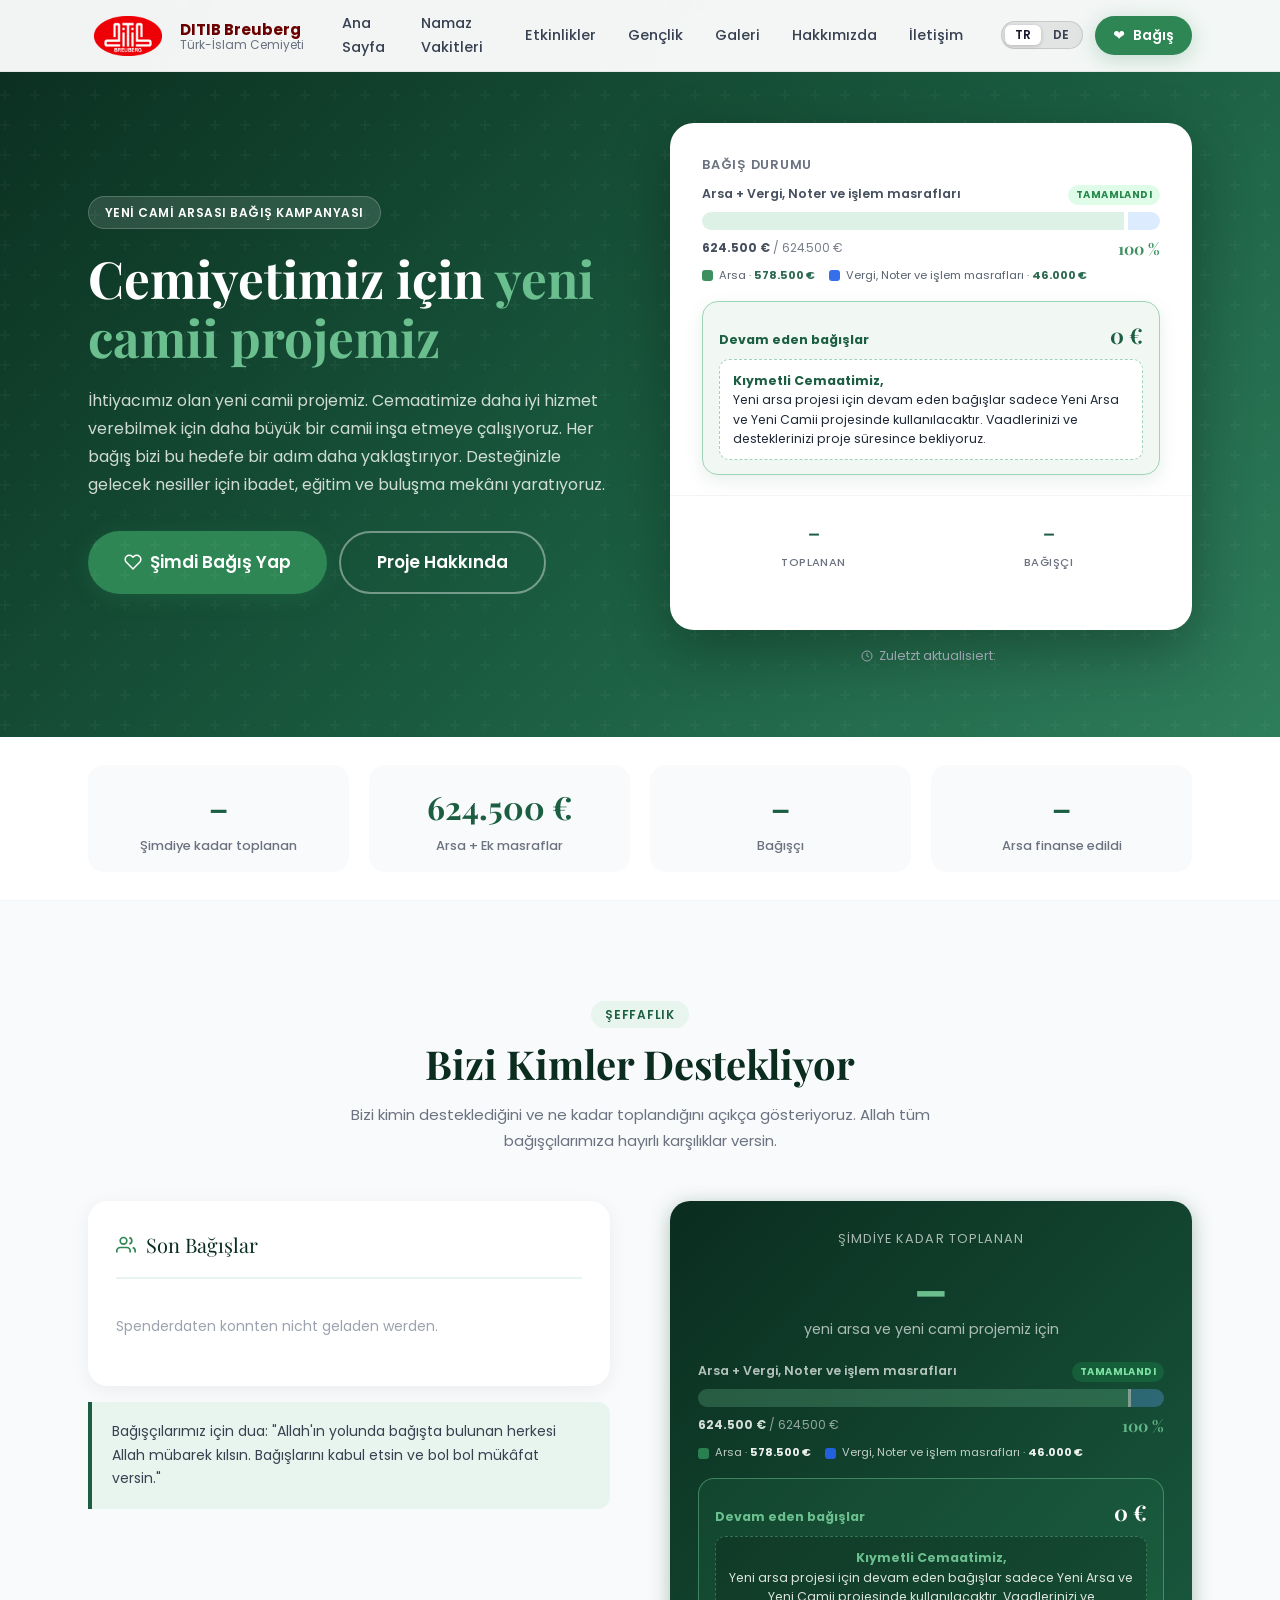
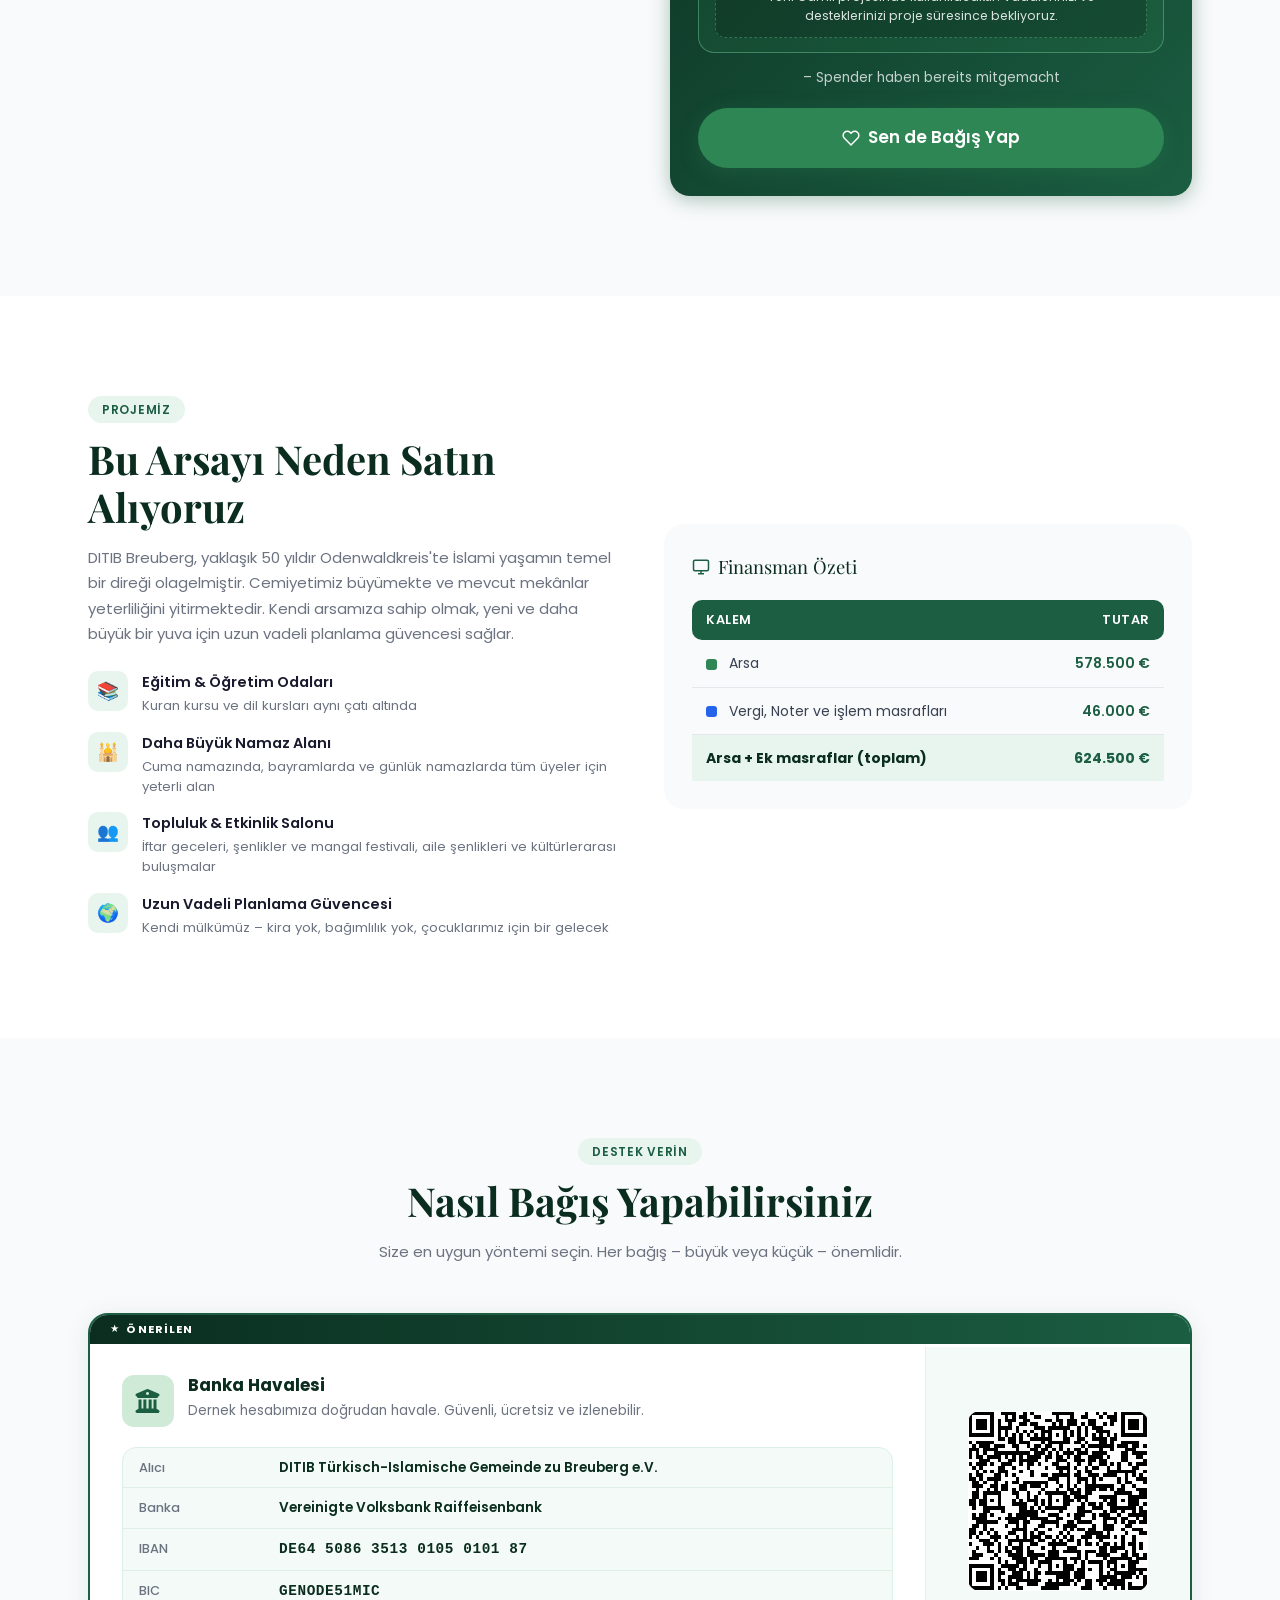
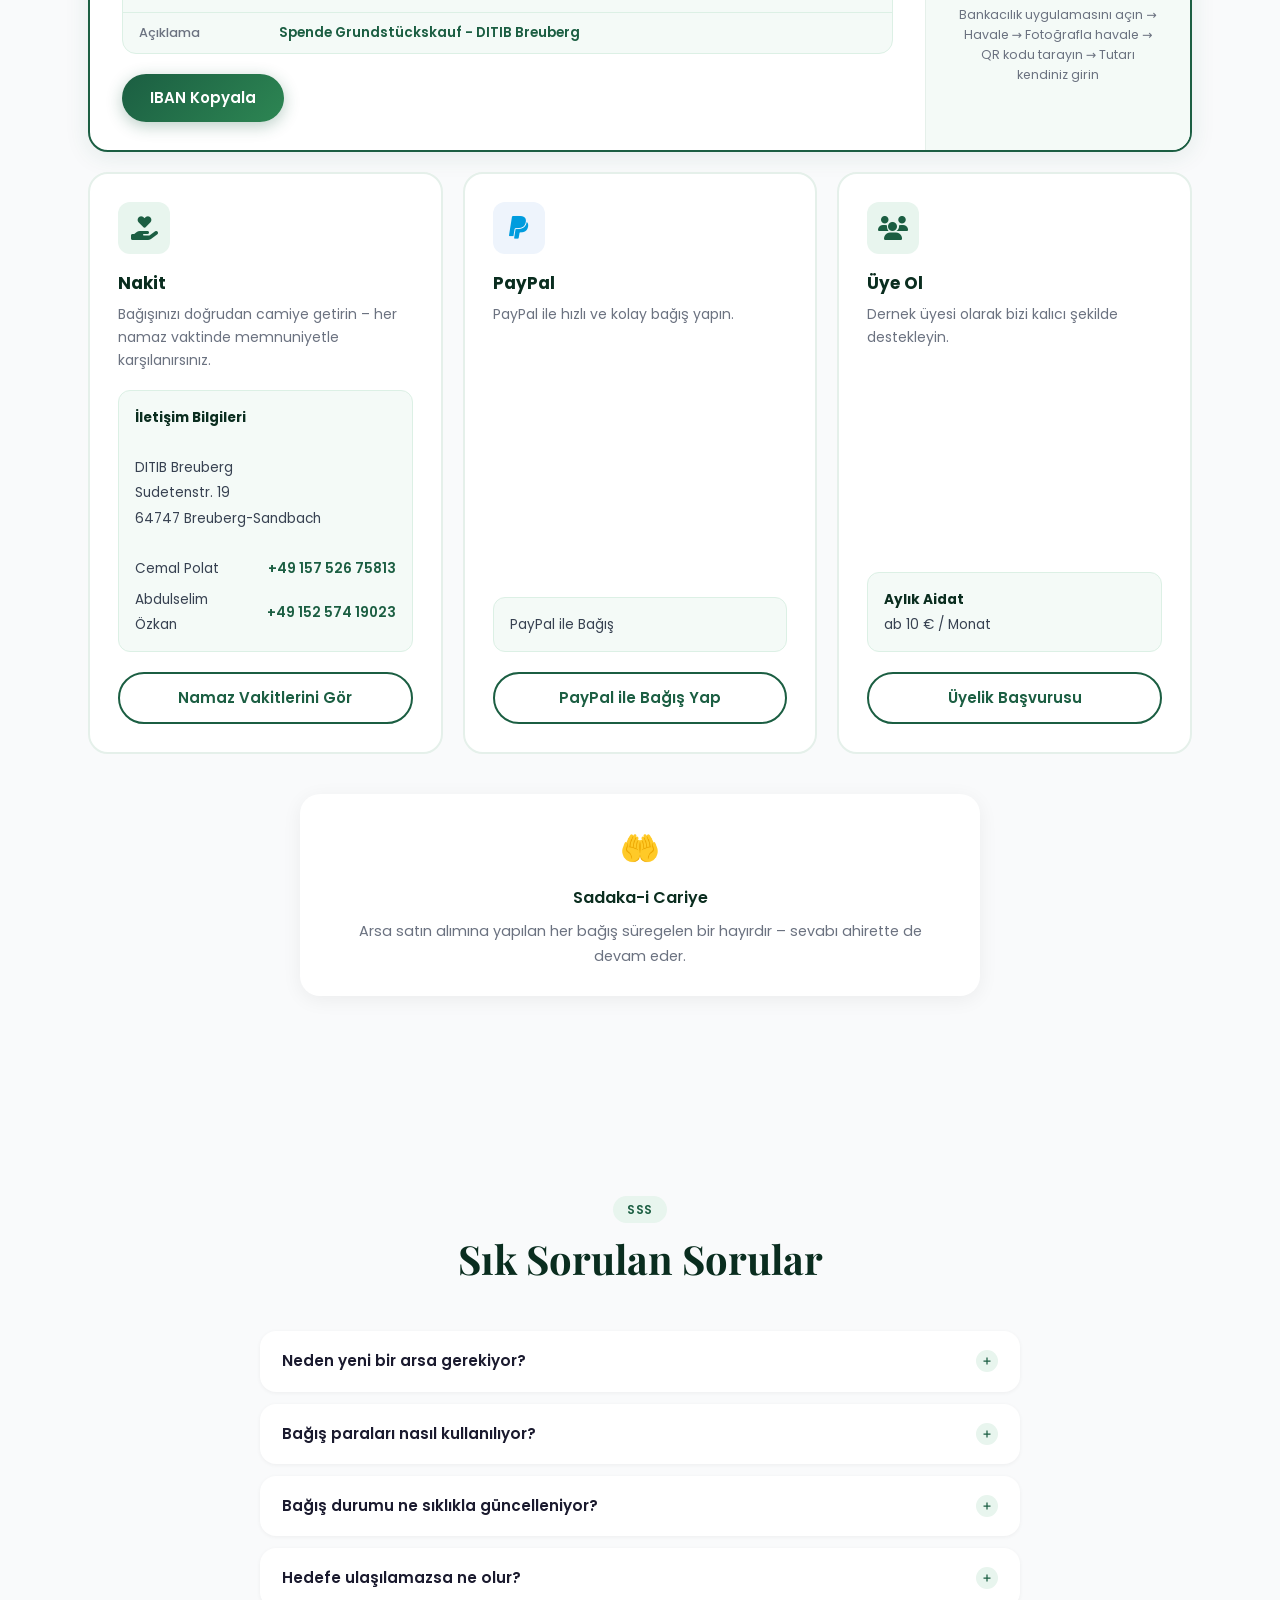
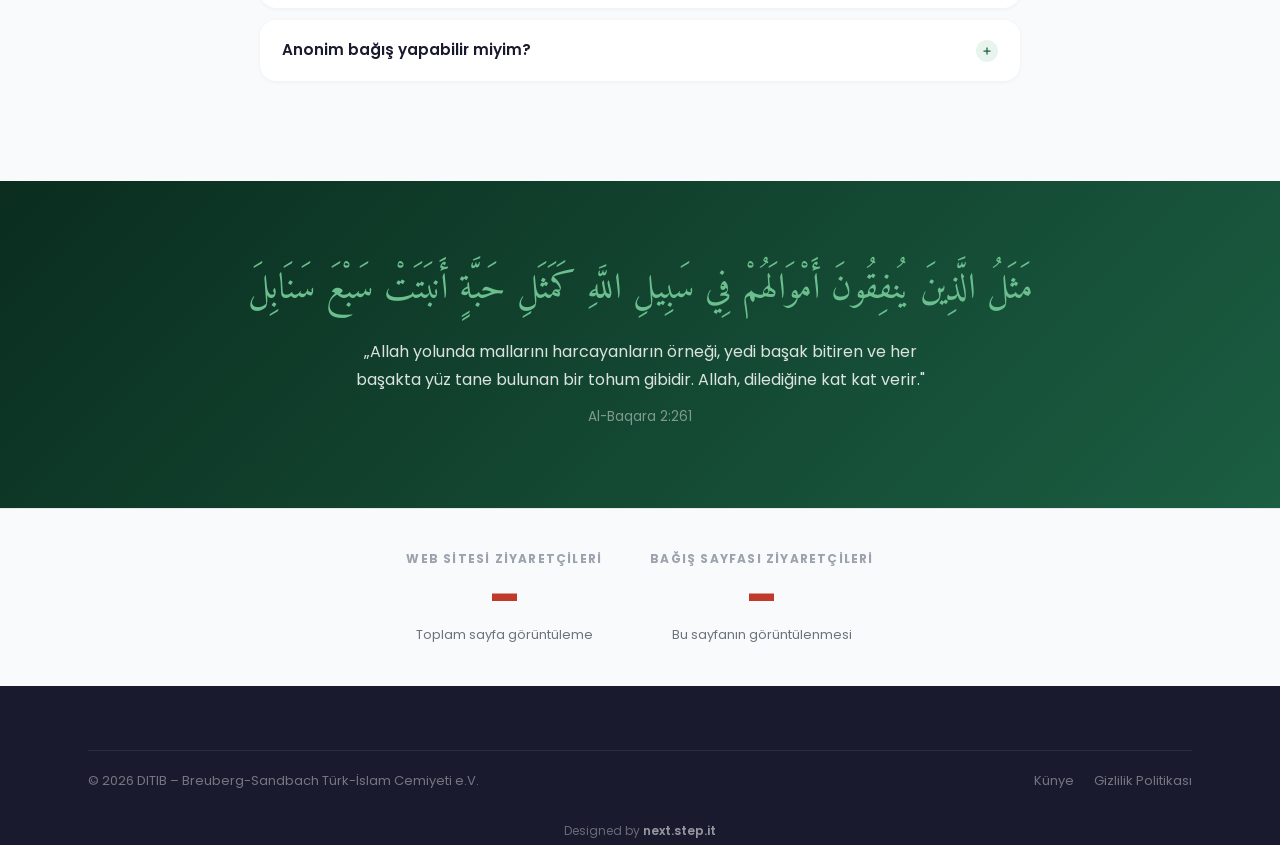
<file: pages/spenden.html>
<!DOCTYPE html>
<html lang="de">

<head>
  <meta charset="UTF-8">
  <meta name="viewport" content="width=device-width, initial-scale=1.0">
  <meta name="description"
    content="Unterstützen Sie den Grundstückskauf der DITIB Breuberg. Gemeinsam schaffen wir ein neues Zuhause für unsere Gemeinde. Transparent, sicher, nachhaltig.">
  <title>Grundstückskauf – Spenden – DITIB Breuberg</title>
  <link rel="preconnect" href="https://fonts.googleapis.com">
  <link rel="preconnect" href="https://fonts.gstatic.com" crossorigin>
  <link
    href="https://fonts.googleapis.com/css2?family=Playfair+Display:wght@600;700&family=Poppins:wght@400;500;600;700&family=Amiri:ital,wght@0,400;0,700;1,400&family=Inter:wght@600;700&display=swap"
    rel="stylesheet">
  <link rel="stylesheet" href="../css/style.css?v=20261026c">
  <link rel="stylesheet" href="https://cdnjs.cloudflare.com/ajax/libs/font-awesome/6.5.0/css/all.min.css">
  <style>
    /* ===== SPENDEN PAGE STYLES ===== */

    /* Campaign Hero */
    .campaign-hero {
      background: linear-gradient(135deg, #0A2D1F 0%, #1B5E42 60%, #2E7D5A 100%);
      color: #fff;
      padding: calc(var(--nav-height) + clamp(24px, 4vw, 60px)) 0 clamp(40px, 6vw, 70px);
      position: relative;
      overflow: hidden;
    }

    .campaign-hero::before {
      content: '';
      position: absolute;
      inset: 0;
      background: url("data:image/svg+xml,%3Csvg width='60' height='60' viewBox='0 0 60 60' xmlns='http://www.w3.org/2000/svg'%3E%3Cg fill='none' fill-rule='evenodd'%3E%3Cg fill='%23ffffff' fill-opacity='0.03'%3E%3Cpath d='M36 34v-4h-2v4h-4v2h4v4h2v-4h4v-2h-4zm0-30V0h-2v4h-4v2h4v4h2V6h4V4h-4zM6 34v-4H4v4H0v2h4v4h2v-4h4v-2H6zM6 4V0H4v4H0v2h4v4h2V6h4V4H6z'/%3E%3C/g%3E%3C/g%3E%3C/svg%3E");
      pointer-events: none;
    }

    .campaign-hero__inner {
      display: grid;
      grid-template-columns: 1fr;
      gap: 40px;
      align-items: center;
    }

    @media (max-width: 899px) {
      .campaign-hero__inner>div:first-child {
        text-align: center;
      }

      .campaign-hero__actions {
        justify-content: center;
      }

      .campaign-hero__desc {
        max-width: 100%;
      }
    }

    @media (min-width: 900px) {
      .campaign-hero__inner {
        grid-template-columns: 1fr 1fr;
        gap: 60px;
      }
    }

    .campaign-hero__badge {
      display: inline-flex;
      align-items: center;
      gap: 8px;
      background: rgba(255, 255, 255, .12);
      border: 1px solid rgba(255, 255, 255, .2);
      color: #fff;
      padding: 6px 16px;
      border-radius: 9999px;
      font-size: .75rem;
      font-weight: 600;
      letter-spacing: .04em;
      text-transform: uppercase;
      margin-bottom: 20px;
      white-space: normal;
      max-width: 100%;
    }


    .campaign-hero__title {
      font-family: 'Playfair Display', Georgia, serif;
      font-size: clamp(28px, 4vw, 52px);
      line-height: 1.15;
      margin-bottom: 20px;
    }

    .campaign-hero__title em {
      font-style: normal;
      color: #6BBF8E;
    }

    .campaign-hero__desc {
      font-size: 1rem;
      line-height: 1.75;
      color: rgba(255, 255, 255, .8);
      margin-bottom: 32px;
      max-width: 520px;
    }

    .campaign-hero__actions {
      display: flex;
      gap: 12px;
      flex-wrap: wrap;
    }

    /* Progress Card */
    .progress-card {
      background: #fff;
      border-radius: 24px;
      padding: 32px;
      color: #1A1A2E;
      box-shadow: 0 20px 60px rgba(0, 0, 0, .3);
    }

    .progress-card__header {
      display: flex;
      justify-content: space-between;
      align-items: flex-start;
      margin-bottom: 8px;
    }

    .progress-card__label {
      font-size: .8rem;
      font-weight: 600;
      text-transform: uppercase;
      letter-spacing: .06em;
      color: #6B7280;
    }

    .progress-card__percent {
      font-family: 'Playfair Display', serif;
      font-size: 2rem;
      font-weight: 700;
      color: #1B5E42;
    }

    /* === Fortschrittsanzeige ===
       Phase 1: Grundstück (578.500 €) + Nebenkosten (46.000 €) = 624.500 €
                → ein Balken mit zwei Zonen (Grenze bei 92,63 %), „Erreicht"
       Phase 2: Grundstücksgestaltung und Planung → OFFEN, kein festes Ziel,
                zeigt nur den zusätzlich gesammelten Betrag + Appell-Text */
    .phase-block { margin-bottom: 18px; }
    .phase-block:last-of-type { margin-bottom: 0; }

    .phase-head {
      display: flex;
      justify-content: space-between;
      align-items: baseline;
      gap: 10px;
      margin-bottom: 7px;
    }

    .phase-head__title {
      font-size: .78rem;
      font-weight: 600;
      color: #374151;
    }

    .phase-head__value {
      font-size: .82rem;
      font-weight: 700;
      color: #1B5E42;
      white-space: nowrap;
    }

    .phase-done { color: #2D8653; }

    .bar-wrap {
      position: relative;
      height: 18px;
      border-radius: 9999px;
      overflow: hidden;
    }

    .bar-fill {
      position: absolute;
      inset: 0;
      width: 100%;
      clip-path: inset(0 100% 0 0);
      transition: clip-path 1.6s cubic-bezier(.4, 0, .2, 1);
    }

    /* Phase 1 – grün (Grundstück) + blau (Nebenkosten), Grenze bei 92,63 % */
    .bar-wrap--p1 {
      background: linear-gradient(90deg,
        #DCF0E6 0%, #DCF0E6 92.2%,
        #FFFFFF 92.2%, #FFFFFF 93.0%,
        #DBEAFE 93.0%, #DBEAFE 100%);
    }
    .bar-fill--p1 {
      background: linear-gradient(90deg,
        #1B5E42 0%, #2D8653 92.2%,
        #FFFFFF 92.2%, #FFFFFF 93.0%,
        #2563EB 93.0%, #1D4ED8 100%);
    }

    /* Phase 2 – orange (Außenanlage) */
    .bar-wrap--p2 { background: #FFEDD5; }
    .bar-fill--p2 { background: linear-gradient(90deg, #F97316, #FB923C); }

    /* Legende unter einem Balken */
    .budget-legend {
      display: flex;
      flex-wrap: wrap;
      gap: 6px 14px;
      margin-top: 8px;
    }

    .budget-legend__item {
      display: flex;
      align-items: center;
      gap: 6px;
      font-size: .7rem;
      color: #4B5563;
      line-height: 1.2;
    }

    .budget-legend__dot {
      width: 11px;
      height: 11px;
      border-radius: 3px;
      flex-shrink: 0;
    }

    .budget-legend__dot--land { background: #2D8653; }
    .budget-legend__dot--extra { background: #2563EB; }
    .budget-legend__dot--outdoor { background: #F97316; }

    .budget-legend__amount {
      font-weight: 700;
      color: #1B5E42;
    }

    /* Dunkle Variante (Live-Karte) */
    .phase-block--dark .phase-head__title { color: rgba(255, 255, 255, .75); }
    .phase-block--dark .phase-head__value { color: #fff; }
    .phase-block--dark .phase-done { color: #6BBF8E; }

    .bar-wrap--p1-dark {
      background: linear-gradient(90deg,
        rgba(109, 191, 142, .30) 0%, rgba(109, 191, 142, .30) 92.2%,
        rgba(255, 255, 255, .5) 92.2%, rgba(255, 255, 255, .5) 93.0%,
        rgba(96, 165, 250, .35) 93.0%, rgba(96, 165, 250, .35) 100%);
    }
    .bar-fill--p1-dark {
      background: linear-gradient(90deg,
        #6BBF8E 0%, #2D8653 92.2%,
        #FFFFFF 92.2%, #FFFFFF 93.0%,
        #60A5FA 93.0%, #3B82F6 100%);
    }
    .bar-wrap--p2-dark { background: rgba(251, 146, 60, .25); }
    .bar-fill--p2-dark { background: linear-gradient(90deg, #FB923C, #F97316); }

    .budget-legend--dark .budget-legend__item { color: rgba(255, 255, 255, .8); }
    .budget-legend--dark .budget-legend__amount { color: #fff; }

    /* Eigener Prozentsatz je Phase */
    .phase-head__pct {
      font-family: 'Playfair Display', serif;
      font-size: 1rem;
      font-weight: 700;
      white-space: nowrap;
    }
    .phase-head__pct--done { color: #2D8653; }
    .phase-head__pct--active { color: #EA580C; }

    /* Zeile unter dem Balken: Betrag */
    .phase-foot {
      display: flex;
      justify-content: space-between;
      align-items: center;
      gap: 8px;
      margin-top: 6px;
      font-size: .74rem;
      color: #6B7280;
    }
    .phase-foot strong { color: #374151; font-weight: 700; }

    /* Status-Badges */
    .phase-badge {
      display: inline-flex;
      align-items: center;
      gap: 4px;
      font-size: .62rem;
      font-weight: 700;
      text-transform: uppercase;
      letter-spacing: .04em;
      padding: 2px 8px;
      border-radius: 9999px;
      white-space: nowrap;
    }
    .phase-badge--done { background: #DCFCE7; color: #15803D; }
    .phase-badge--active { background: #FFEDD5; color: #C2410C; }

    /* Aktive Phase hervorheben (motiviert zum Weiterspenden) */
    .phase-block--active {
      background: #F1F8F4;
      border: 1.5px solid #9FD3B8;
      border-radius: 16px;
      padding: 16px 16px 14px;
      box-shadow: 0 6px 18px rgba(27, 94, 66, .10);
    }
    .phase-block--active .phase-head__title { color: #1B5E42; font-weight: 700; }

    /* Abgeschlossene Phase dezent */
    .phase-block--done { opacity: .92; }

    /* Dunkle Varianten */
    .phase-block--dark .phase-foot { color: rgba(255, 255, 255, .6); }
    .phase-block--dark .phase-foot strong { color: rgba(255, 255, 255, .9); }
    .phase-block--dark.phase-block--active {
      background: rgba(45, 134, 83, .16);
      border-color: rgba(107, 191, 142, .5);
      box-shadow: none;
    }
    .phase-block--dark.phase-block--active .phase-head__title { color: #6BBF8E; }
    .phase-block--dark .phase-head__pct--active { color: #FDBA74; }
    .phase-block--dark .phase-head__pct--done { color: #6BBF8E; }
    .phase-block--dark .phase-badge--active { background: rgba(249, 115, 22, .25); color: #FED7AA; }
    .phase-block--dark .phase-badge--done { background: rgba(34, 197, 94, .2); color: #86EFAC; }

    /* Offene Phase (kein festes Ziel): Betrag + Appell-Text */
    .phase-open {
      display: flex;
      justify-content: space-between;
      align-items: baseline;
      gap: 8px;
      margin-bottom: 10px;
    }
    .phase-open__label {
      font-size: .74rem;
      color: #6B7280;
    }
    .phase-open__amount {
      font-family: 'Playfair Display', serif;
      font-size: 1.35rem;
      font-weight: 700;
      color: #1B5E42;
      white-space: nowrap;
    }
    .phase-open__note {
      font-size: .78rem;
      line-height: 1.55;
      color: #1F2937;
      background: #fff;
      border: 1px dashed #9FD3B8;
      border-radius: 10px;
      padding: 11px 13px;
      margin-top: 6px;
    }
    .phase-open__note strong { color: #1B5E42; }

    .phase-block--dark .phase-open__label { color: rgba(255, 255, 255, .65); }
    .phase-block--dark .phase-open__amount { color: #fff; }
    .phase-block--dark .phase-open__note {
      color: rgba(255, 255, 255, .85);
      background: rgba(0, 0, 0, .18);
      border-color: rgba(107, 191, 142, .4);
    }
    .phase-block--dark .phase-open__note strong { color: #6BBF8E; }

    /* Booster badge (orange) */
    .booster-badge {
      display: inline-block;
      font-size: .6rem;
      font-weight: 700;
      background: #FFF7ED;
      color: #EA580C;
      border: 1px solid #FED7AA;
      padding: 1px 6px;
      border-radius: 9999px;
      vertical-align: middle;
      margin-left: 4px;
      text-transform: uppercase;
      letter-spacing: .04em;
    }

    .donor-amount--booster {
      color: #EA580C !important;
      font-weight: 700;
    }

    .donor-detail {
      font-size: .7rem;
      color: #9CA3AF;
      margin-top: 1px;
    }

    /* Booster Legende in der Fortschrittsanzeige */
    .booster-legend {
      display: flex;
      align-items: center;
      gap: 6px;
      font-size: .72rem;
      margin-top: 6px;
    }

    .booster-legend__bar {
      display: inline-block;
      width: 28px;
      height: 8px;
      border-radius: 9999px;
      background: linear-gradient(90deg, #F97316, #FBBF24);
      flex-shrink: 0;
    }

    /* Booster info tag below stat */
    .booster-stat-info {
      font-size: .65rem;
      color: #F97316;
      font-weight: 600;
      margin-top: 2px;
      display: none;
    }

    .progress-stats {
      display: grid;
      grid-template-columns: 1fr 1fr 1fr;
      gap: 12px;
      margin-bottom: 24px;
    }

    .progress-stat {
      text-align: center;
    }

    .progress-stat__value {
      font-family: 'Playfair Display', serif;
      font-size: 1.25rem;
      font-weight: 700;
      color: #1B5E42;
      display: block;
    }

    .progress-stat__label {
      font-size: .7rem;
      color: #6B7280;
      font-weight: 500;
      text-transform: uppercase;
      letter-spacing: .04em;
    }

    .progress-card__divider {
      height: 1px;
      background: #F3F4F6;
      margin: 0 -32px 20px;
    }

    @media (max-width: 480px) {
      .progress-card {
        padding: 20px;
      }
      .progress-card__divider {
        margin: 0 -20px 20px;
      }
    }

    .progress-card__urgency {
      font-size: .85rem;
      color: #374151;
      text-align: center;
      line-height: 1.5;
    }

    .progress-card__urgency strong {
      color: #1B5E42;
    }

    /* === STATS BAR === */
    .stats-bar {
      background: #fff;
      border-bottom: 1px solid #F3F4F6;
      padding: 28px 0;
    }

    .stats-bar__grid {
      display: grid;
      grid-template-columns: repeat(2, 1fr);
      gap: 20px;
    }

    @media (min-width: 640px) {
      .stats-bar__grid {
        grid-template-columns: repeat(4, 1fr);
      }
    }

    .stats-bar__item {
      text-align: center;
      padding: 16px;
      border-radius: 16px;
      background: #F9FAFB;
    }

    .stats-bar__value {
      font-family: 'Playfair Display', serif;
      font-size: clamp(1.5rem, 3vw, 2rem);
      font-weight: 700;
      color: #1B5E42;
      display: block;
    }

    .stats-bar__label {
      font-size: .8rem;
      color: #6B7280;
      font-weight: 500;
      margin-top: 4px;
    }

    /* === DONORS SECTION === */
    .donors-section {
      padding: clamp(60px, 8vw, 100px) 0;
      background: #F9FAFB;
    }

    .donors-grid {
      display: grid;
      grid-template-columns: 1fr;
      gap: 40px;
      align-items: start;
    }

    .donors-grid > * {
      min-width: 0;
    }

    @media (min-width: 900px) {
      .donors-grid {
        grid-template-columns: 1fr 1fr;
        gap: 60px;
      }
    }

    .donors-list-wrap {
      background: #fff;
      border-radius: 20px;
      padding: 28px;
      box-shadow: 0 4px 20px rgba(0, 0, 0, .06);
      overflow: hidden;
    }

    #donors-list {
      max-height: 360px;
      overflow-y: auto;
      overflow-x: hidden;
      scrollbar-width: thin;
      scrollbar-color: transparent transparent;
      transition: scrollbar-color .2s;
      padding-bottom: 4px;
    }

    @media (min-width: 900px) {
      #donors-list {
        max-height: 720px;
        padding-right: 8px;
        margin-right: -8px;
      }
    }

    #donors-list:hover {
      scrollbar-color: #D1FAE5 transparent;
    }

    #donors-list::-webkit-scrollbar {
      width: 4px;
    }

    #donors-list::-webkit-scrollbar-thumb {
      background: transparent;
      border-radius: 9999px;
      transition: background .2s;
    }

    #donors-list:hover::-webkit-scrollbar-thumb,
    #donors-list:focus-within::-webkit-scrollbar-thumb {
      background: #D1FAE5;
    }

    .donors-list-title {
      display: flex;
      align-items: center;
      gap: 10px;
      font-family: 'Playfair Display', serif;
      font-size: 1.25rem;
      color: #0A2D1F;
      margin-bottom: 20px;
      padding-bottom: 16px;
      border-bottom: 2px solid #E8F5EE;
    }

    .donors-list-title svg {
      color: #2D8653;
      flex-shrink: 0;
    }

    .donor-item {
      display: flex;
      align-items: center;
      gap: 14px;
      padding: 14px 0;
      border-bottom: 1px solid #F3F4F6;
      animation: slideIn .4s ease forwards;
      max-width: 100%;
    }

    .donor-item:last-child {
      border-bottom: none;
    }

    @keyframes slideIn {
      from {
        opacity: 0;
        transform: translateY(8px);
      }

      to {
        opacity: 1;
        transform: translateY(0);
      }
    }

    .donor-avatar {
      width: 44px;
      height: 44px;
      border-radius: 50%;
      background: linear-gradient(135deg, #1B5E42, #2D8653);
      color: #fff;
      display: flex;
      align-items: center;
      justify-content: center;
      font-size: 1.1rem;
      font-weight: 700;
      flex-shrink: 0;
    }

    .donor-info {
      flex: 1;
      min-width: 0;
    }

    .donor-name {
      font-weight: 600;
      font-size: .9rem;
      color: #1A1A2E;
      white-space: normal;
      word-break: break-word;
    }

    .donor-date {
      font-size: .75rem;
      color: #9CA3AF;
      margin-top: 2px;
    }

    .donor-amount {
      font-family: 'Inter', sans-serif;
      font-weight: 700;
      font-variant-numeric: tabular-nums;
      font-size: 1rem;
      color: #1B5E42;
      white-space: nowrap;
      flex-shrink: 1;
      min-width: 0;
      overflow: hidden;
      text-overflow: ellipsis;
      max-width: 45%;
    }

    .donor-new-badge {
      font-size: .65rem;
      font-weight: 700;
      background: #E8F5EE;
      color: #1B5E42;
      padding: 2px 8px;
      border-radius: 9999px;
      text-transform: uppercase;
      letter-spacing: .05em;
    }

    .donor-campaign {
      display: inline-flex;
      align-items: center;
      gap: 4px;
      font-size: .6rem;
      font-weight: 600;
      color: #92400e;
      background: #fffbeb;
      border: 1px solid #fde68a;
      border-radius: 9999px;
      padding: 2px 9px;
      margin-top: 5px;
      letter-spacing: .02em;
      white-space: normal;
      word-break: break-word;
    }

    /* === LIVE TOTAL BADGE === */
    .live-total {
      background: linear-gradient(135deg, #0A2D1F, #1B5E42);
      color: #fff;
      border-radius: 20px;
      padding: 28px;
      text-align: center;
      box-shadow: 0 4px 20px rgba(27, 94, 66, .35);
    }

    .live-total__label {
      font-size: .8rem;
      text-transform: uppercase;
      letter-spacing: .08em;
      color: rgba(255, 255, 255, .65);
      margin-bottom: 8px;
    }

    .live-total__value {
      font-family: 'Playfair Display', serif;
      font-size: clamp(2.5rem, 6vw, 3.5rem);
      font-weight: 700;
      color: #6BBF8E;
      line-height: 1;
      margin-bottom: 4px;
    }

    .live-total__goal {
      font-size: .9rem;
      color: rgba(255, 255, 255, .65);
    }

    .live-total__goal strong {
      color: #fff;
    }

    .live-total__phases {
      margin: 20px 0 12px;
    }

    .live-total__cta {
      margin-top: 20px;
    }

    .live-total__supporters {
      font-size: .85rem;
      color: rgba(255, 255, 255, .75);
      margin-top: 14px;
    }

    .live-total__supporters strong {
      color: #fff;
    }

    /* === DONATION METHODS === */
    .methods-section {
      padding: clamp(60px, 8vw, 100px) 0;
    }

    /* Two-row grid:
       Row 1 → Bank card full width
       Row 2 → 3 secondary cards */
    .methods-grid {
      display: grid;
      grid-template-columns: 1fr;
      gap: 20px;
    }

    @media (min-width: 768px) {
      .methods-grid {
        grid-template-columns: repeat(3, 1fr);
      }
    }

    /* ----- Base card ----- */
    .method-card {
      background: #fff;
      border: 2px solid #E5F0EA;
      border-radius: 20px;
      padding: 28px;
      transition: border-color .22s, box-shadow .22s, transform .22s;
      position: relative;
      display: flex;
      flex-direction: column;
    }

    .method-card:hover {
      border-color: #2D8653;
      box-shadow: 0 8px 32px rgba(27, 94, 66, .13);
      transform: translateY(-3px);
    }

    /* ----- Featured (Bank) card: full width, horizontal layout ----- */
    .method-card--featured {
      grid-column: 1 / -1;
      border-color: #1B5E42;
      box-shadow: 0 4px 24px rgba(27, 94, 66, .10);
      padding: 0;
      /* inner padding handled by sub-sections */
      overflow: hidden;
    }

    .method-card--featured:hover {
      border-color: #0A2D1F;
      box-shadow: 0 10px 40px rgba(10, 45, 31, .18);
    }

    /* "Empfohlen" ribbon at the top of the featured card */
    .method-card__featured-badge {
      position: absolute;
      top: 0;
      left: 0;
      right: 0;
      background: linear-gradient(90deg, #0A2D1F 0%, #1B5E42 100%);
      color: #fff;
      font-size: .7rem;
      font-weight: 700;
      text-transform: uppercase;
      letter-spacing: .1em;
      padding: 6px 20px;
      display: flex;
      align-items: center;
      gap: 6px;
    }

    .method-card__featured-badge::before {
      content: '★';
      font-size: .65rem;
    }

    /* Horizontal body inside featured card */
    .method-card--featured .bank-body {
      display: flex;
      flex-direction: column;
      gap: 0;
      margin-top: 32px;
      /* clears the ribbon */
    }

    @media (min-width: 768px) {
      .method-card--featured .bank-body {
        flex-direction: row;
        align-items: stretch;
      }
    }

    /* Left column: bank details */
    .bank-details {
      flex: 1;
      padding: 28px 32px 28px 32px;
      display: flex;
      flex-direction: column;
      gap: 20px;
    }

    /* Right column: QR */
    .bank-qr {
      display: flex;
      flex-direction: column;
      align-items: center;
      justify-content: center;
      gap: 14px;
      padding: 28px 32px;
      background: #F4FAF7;
      border-top: 1px solid #E5F0EA;
    }

    @media (min-width: 768px) {
      .bank-qr {
        border-top: none;
        border-left: 1px solid #E5F0EA;
        min-width: 240px;
        max-width: 280px;
      }
    }

    .bank-qr img {
      width: 180px;
      height: 180px;
      border-radius: 12px;
      display: block;
    }

    .bank-qr__hint {
      font-size: .78rem;
      color: #6B7280;
      line-height: 1.6;
      text-align: center;
      max-width: 200px;
    }

    /* Card header: icon + title + desc */
    .method-card__header {
      display: flex;
      align-items: flex-start;
      gap: 14px;
    }

    .method-card__icon-wrap {
      width: 48px;
      height: 48px;
      background: #E8F5EE;
      border-radius: 12px;
      display: flex;
      align-items: center;
      justify-content: center;
      font-size: 1.4rem;
      flex-shrink: 0;
    }

    .method-card--featured .method-card__icon-wrap {
      background: #D0EAD8;
      width: 52px;
      height: 52px;
      font-size: 1.6rem;
    }

    .method-card__heading h3 {
      font-size: 1.05rem;
      font-weight: 700;
      color: #0A2D1F;
      margin-bottom: 4px;
      line-height: 1.3;
    }

    .method-card__heading p {
      font-size: .85rem;
      color: #6B7280;
      line-height: 1.55;
    }

    /* Bank data rows: label → value */
    .bank-data {
      display: flex;
      flex-direction: column;
      gap: 0;
      background: #F4FAF7;
      border-radius: 14px;
      overflow: hidden;
      border: 1px solid #DCF0E5;
    }

    .bank-data__row {
      display: flex;
      align-items: baseline;
      gap: 10px;
      padding: 9px 16px;
      font-size: .85rem;
    }

    .bank-data__row+.bank-data__row {
      border-top: 1px solid #DCF0E5;
    }

    .bank-data__label {
      color: #6B7280;
      font-weight: 500;
      white-space: nowrap;
      min-width: 130px;
      font-size: .8rem;
    }

    .bank-data__value {
      color: #0A2D1F;
      font-weight: 600;
      word-break: break-all;
    }

    @media (max-width: 480px) {
      .bank-data__row {
        flex-direction: column;
        gap: 2px;
        padding: 10px 14px;
      }

      .bank-data__label {
        min-width: 0;
        font-size: .72rem;
        text-transform: uppercase;
        letter-spacing: .04em;
      }

      .bank-data__value {
        font-size: .88rem;
      }
    }

    .bank-data__value--mono {
      font-family: 'JetBrains Mono', 'Courier New', monospace;
      letter-spacing: .04em;
      font-size: .9rem;
    }

    /* Purpose row gets a tinted highlight */
    .bank-data__row--purpose .bank-data__value {
      color: #1B5E42;
    }

    /* Secondary cards: icon on top, stacked */
    .method-card__icon {
      width: 52px;
      height: 52px;
      background: #E8F5EE;
      border-radius: 12px;
      display: flex;
      align-items: center;
      justify-content: center;
      font-size: 1.5rem;
      margin-bottom: 16px;
      flex-shrink: 0;
    }

    .method-card__title {
      font-size: 1.05rem;
      font-weight: 700;
      color: #0A2D1F;
      margin-bottom: 6px;
    }

    .method-card__desc {
      font-size: .875rem;
      color: #6B7280;
      line-height: 1.65;
      margin-bottom: 18px;
      flex: 1;
    }

    .method-card__info {
      background: #F4FAF7;
      border: 1px solid #DCF0E5;
      border-radius: 12px;
      padding: 14px 16px;
      font-size: .85rem;
      line-height: 1.85;
      color: #374151;
      margin-bottom: 20px;
    }

    .method-card__info strong {
      color: #0A2D1F;
    }

    /* PayPal SVG logo sizing */
    .paypal-logo {
      display: block;
      height: 22px;
      width: auto;
    }

    /* Green-tinted outline button variant for the payment cards */
    .btn--outline-green {
      background: transparent;
      color: #1B5E42;
      border: 2px solid #1B5E42;
    }

    .btn--outline-green:hover {
      background: #1B5E42;
      color: #fff;
      transform: translateY(-2px);
      box-shadow: 0 6px 20px rgba(27, 94, 66, .25);
    }

    /* === PROJECT INFO === */
    .project-section {
      padding: clamp(60px, 8vw, 100px) 0;
      background: #fff;
    }

    .project-grid {
      display: grid;
      grid-template-columns: 1fr;
      gap: 48px;
      align-items: center;
    }

    @media (min-width: 900px) {
      .project-grid {
        grid-template-columns: 1fr 1fr;
      }
    }

    .project-features {
      display: grid;
      gap: 16px;
      margin-top: 24px;
    }

    .project-feature {
      display: flex;
      gap: 14px;
      align-items: flex-start;
    }

    .project-feature__icon {
      width: 40px;
      height: 40px;
      background: #E8F5EE;
      border-radius: 10px;
      display: flex;
      align-items: center;
      justify-content: center;
      font-size: 1.1rem;
      flex-shrink: 0;
    }

    .project-feature__title {
      font-weight: 600;
      font-size: .9rem;
      color: #1A1A2E;
    }

    .project-feature__desc {
      font-size: .825rem;
      color: #6B7280;
      margin-top: 2px;
      line-height: 1.5;
    }

    .cost-table-wrap {
      background: #F9FAFB;
      border-radius: 20px;
      padding: 28px;
    }

    .cost-table-title {
      font-family: 'Playfair Display', serif;
      font-size: 1.15rem;
      color: #0A2D1F;
      margin-bottom: 18px;
      display: flex;
      align-items: center;
      gap: 8px;
    }

    .cost-table {
      width: 100%;
      border-collapse: collapse;
      font-size: .875rem;
    }

    .cost-table th {
      text-align: left;
      padding: 10px 14px;
      background: #1B5E42;
      color: #fff;
      font-weight: 600;
      font-size: .8rem;
      text-transform: uppercase;
      letter-spacing: .04em;
    }

    .cost-table th:first-child {
      border-radius: 10px 0 0 10px;
    }

    .cost-table th:last-child {
      border-radius: 0 10px 10px 0;
      text-align: right;
    }

    .cost-table td {
      padding: 12px 14px;
      border-bottom: 1px solid #E5E7EB;
      color: #374151;
    }

    .cost-table td:last-child {
      text-align: right;
      font-weight: 600;
      color: #1B5E42;
    }

    .cost-table tr:last-child td {
      border-bottom: none;
      background: #E8F5EE;
      font-weight: 700;
      color: #0A2D1F;
    }

    .cost-table tr:last-child td:last-child {
      color: #1B5E42;
    }

    /* === FAQ === */
    .faq-section {
      padding: clamp(60px, 8vw, 100px) 0;
      background: #F9FAFB;
    }

    .faq-list {
      max-width: 760px;
      margin: 0 auto;
      display: grid;
      gap: 12px;
    }

    .faq-item {
      background: #fff;
      border-radius: 16px;
      overflow: hidden;
      box-shadow: 0 1px 4px rgba(0, 0, 0, .05);
    }

    .faq-question {
      width: 100%;
      text-align: left;
      padding: 18px 22px;
      font-weight: 600;
      font-size: .95rem;
      color: #1A1A2E;
      display: flex;
      justify-content: space-between;
      align-items: center;
      gap: 12px;
      cursor: pointer;
      border: none;
      background: none;
      font-family: inherit;
    }

    .faq-question:hover {
      color: #1B5E42;
    }

    .faq-icon {
      width: 22px;
      height: 22px;
      background: #E8F5EE;
      border-radius: 50%;
      display: flex;
      align-items: center;
      justify-content: center;
      flex-shrink: 0;
      transition: transform .25s, background .25s;
    }

    .faq-icon svg {
      color: #1B5E42;
    }

    .faq-item.open .faq-icon {
      transform: rotate(45deg);
      background: #1B5E42;
    }

    .faq-item.open .faq-icon svg {
      color: #fff;
    }

    .faq-answer {
      display: none;
      padding: 0 22px 18px;
      font-size: .9rem;
      color: #6B7280;
      line-height: 1.7;
    }

    .faq-item.open .faq-answer {
      display: block;
    }

    /* === ISLAMIC QUOTE === */
    .islamic-quote {
      background: linear-gradient(135deg, #0A2D1F, #1B5E42);
      color: #fff;
      padding: clamp(60px, 8vw, 80px) 0;
      text-align: center;
    }

    .islamic-quote__arabic {
      font-family: 'Amiri', serif;
      font-size: clamp(1.5rem, 4vw, 2.25rem);
      color: #6BBF8E;
      margin-bottom: 20px;
      direction: rtl;
      line-height: 1.6;
    }

    .islamic-quote__text {
      font-size: 1rem;
      color: rgba(255, 255, 255, .85);
      max-width: 620px;
      margin: 0 auto 12px;
      line-height: 1.75;
    }

    .islamic-quote__source {
      font-size: .85rem;
      color: rgba(255, 255, 255, .45);
    }

    /* Btn green overrides */
    .btn--green {
      background: linear-gradient(135deg, #1B5E42, #2D8653);
      color: #fff;
      box-shadow: 0 4px 16px rgba(27, 94, 66, .3);
    }

    .btn--green:hover {
      background: linear-gradient(135deg, #0A2D1F, #1B5E42);
      box-shadow: 0 6px 24px rgba(27, 94, 66, .4);
    }

    .btn--green-outline {
      border: 2px solid rgba(255, 255, 255, .4);
      color: #fff;
      background: transparent;
    }

    .btn--green-outline:hover {
      background: rgba(255, 255, 255, .1);
      border-color: rgba(255, 255, 255, .7);
    }

    /* Section titles */
    .section-label {
      display: inline-flex;
      align-items: center;
      gap: 6px;
      padding: 4px 14px;
      border-radius: 9999px;
      font-size: .75rem;
      font-weight: 600;
      letter-spacing: .06em;
      text-transform: uppercase;
      background: #E8F5EE;
      color: #1B5E42;
      margin-bottom: 12px;
    }

    .section-title {
      font-family: 'Playfair Display', serif;
      font-size: clamp(24px, 3.5vw, 40px);
      color: #0A2D1F;
      margin-bottom: 14px;
      line-height: 1.2;
    }

    .section-desc {
      color: #6B7280;
      font-size: .9375rem;
      line-height: 1.7;
      max-width: 580px;
    }

    /* Dua box */
    .dua-box {
      background: #E8F5EE;
      border-left: 4px solid #1B5E42;
      border-radius: 0 12px 12px 0;
      padding: 18px 20px;
      font-size: .875rem;
      color: #374151;
      line-height: 1.7;
      margin-top: 24px;
      overflow: hidden;
      word-break: break-word;
    }

    .dua-box strong {
      color: #1B5E42;
    }

    /* Updated at note */
    .last-updated {
      text-align: center;
      font-size: .8rem;
      color: #9CA3AF;
      margin-top: 16px;
      display: flex;
      align-items: center;
      justify-content: center;
      gap: 6px;
    }

    .last-updated svg {
      color: #9CA3AF;
    }

    /* ===== TOP 10 LEADERBOARD ===== (auskommentiert – TODO: wieder einkommentieren nach Abstimmung)
    .leaderboard-section {
      padding: clamp(36px, 6vw, 100px) 0;
      background: linear-gradient(180deg, #F9FAFB 0%, #EEF7F2 100%);
    }

    .leaderboard-section .section-title {
      font-size: clamp(18px, 4vw, 40px);
    }

    .leaderboard-section .section-header {
      text-align: center;
      margin-bottom: clamp(24px, 4vw, 48px);
    }

    .leaderboard-trophy-icon {
      font-size: clamp(1.5rem, 5vw, 2.5rem);
      display: block;
      margin-bottom: 8px;
    }

    /* Podium: Top 3 
    .leaderboard-podium {
      display: flex;
      align-items: flex-end;
      justify-content: center;
      gap: 12px;
      margin-bottom: 32px;
    }

    .podium-card {
      flex: 1;
      max-width: 220px;
      background: #fff;
      border-radius: 20px;
      padding: 24px 16px 20px;
      text-align: center;
      box-shadow: 0 4px 24px rgba(0,0,0,.08);
      position: relative;
      display: flex;
      flex-direction: column;
      align-items: center;
      transition: transform .2s, box-shadow .2s;
    }

    .podium-card:hover {
      transform: translateY(-4px);
      box-shadow: 0 10px 36px rgba(0,0,0,.13);
    }

    /* #1 – Gold, slightly taller 
    .podium-card--1 {
      border: 3px solid #F59E0B;
      order: 1;
      padding: 36px 20px 24px;
      min-height: 220px;
      background: linear-gradient(160deg, #FFFBEB 0%, #fff 60%);
      box-shadow: 0 6px 32px rgba(245,158,11,.18);
    }

    /* #2 – Silver 
    .podium-card--2 {
      border: 2px solid #94A3B8;
      order: 2;
      padding: 28px 16px 20px;
      min-height: 190px;
      background: linear-gradient(160deg, #F8FAFC 0%, #fff 60%);
    }

    /* #3 – Bronze */
    .podium-card--3 {
      border: 1px solid #CD9B6A;
      order: 3;
      padding: 22px 14px 16px;
      min-height: 165px;
      background: linear-gradient(160deg, #FDF8F4 0%, #fff 60%);
    }

    .podium-medal {
      font-size: 2rem;
      line-height: 1;
      margin-bottom: 10px;
    }

    .podium-rank {
      position: absolute;
      top: -14px;
      left: 50%;
      transform: translateX(-50%);
      width: 28px;
      height: 28px;
      border-radius: 50%;
      display: flex;
      align-items: center;
      justify-content: center;
      font-size: .75rem;
      font-weight: 800;
      color: #fff;
    }

    .podium-card--1 .podium-rank { background: #F59E0B; }
    .podium-card--2 .podium-rank { background: #94A3B8; }
    .podium-card--3 .podium-rank { background: #CD9B6A; }

    .podium-name {
      font-weight: 700;
      font-size: .9rem;
      color: #1A1A2E;
      margin-bottom: 6px;
      word-break: break-word;
      line-height: 1.3;
    }

    .podium-amount {
      font-family: 'Playfair Display', serif;
      font-size: 1.15rem;
      font-weight: 700;
      color: #1B5E42;
    }

    .podium-card--1 .podium-amount { color: #B45309; font-size: 1.3rem; }
    .podium-card--2 .podium-amount { color: #475569; }
    .podium-card--3 .podium-amount { color: #92400E; }

    /* Rest: ranks 4-10 
    .leaderboard-list {
      background: #fff;
      border-radius: 20px;
      box-shadow: 0 4px 20px rgba(0,0,0,.06);
      overflow: hidden;
      max-width: 680px;
      margin: 0 auto;
    }

    .leaderboard-row {
      display: flex;
      align-items: center;
      gap: 16px;
      padding: 14px 24px;
      border-bottom: 1px solid #F3F4F6;
      transition: background .15s;
    }

    .leaderboard-row:last-child {
      border-bottom: none;
    }

    .leaderboard-row:hover {
      background: #F9FAFB;
    }

    .leaderboard-row__rank {
      width: 28px;
      height: 28px;
      border-radius: 50%;
      background: #F3F4F6;
      color: #6B7280;
      font-size: .8rem;
      font-weight: 700;
      display: flex;
      align-items: center;
      justify-content: center;
      flex-shrink: 0;
    }

    .leaderboard-row__name {
      flex: 1;
      font-weight: 600;
      font-size: .9rem;
      color: #1A1A2E;
      min-width: 0;
      word-break: break-word;
    }

    .leaderboard-row__bar-wrap {
      flex: 2;
      height: 6px;
      background: #F3F4F6;
      border-radius: 9999px;
      overflow: hidden;
      min-width: 60px;
    }

    .leaderboard-row__bar {
      height: 100%;
      border-radius: 9999px;
      background: linear-gradient(90deg, #1B5E42, #6BBF8E);
      width: 0%;
      transition: width 1.2s cubic-bezier(.4,0,.2,1);
    }

    .leaderboard-row__amount {
      font-family: 'Inter', sans-serif;
      font-weight: 700;
      font-size: .9rem;
      color: #1B5E42;
      white-space: nowrap;
      flex-shrink: 0;
    }

    @media (max-width: 599px) {
      .leaderboard-podium {
        gap: 8px;
      }
      .podium-card {
        padding: 20px 10px 16px;
      }
      .podium-amount {
        font-size: 1rem;
      }
      .leaderboard-row__bar-wrap {
        display: none;
      }
    }
    ===== ENDE TOP 10 LEADERBOARD ===== */

    /* ===== MOBILE OVERFLOW FIX (max 480px) ===== */
    @media (max-width: 480px) {
      .donors-list-wrap {
        padding: 16px;
      }

      .donor-item {
        gap: 10px;
      }

      .donor-avatar {
        width: 36px;
        height: 36px;
        font-size: .9rem;
      }

      .donor-name {
        font-size: .82rem;
      }

      .donor-amount {
        font-size: .85rem;
        max-width: 40%;
      }

      .bank-details {
        padding: 20px 16px;
      }

      .bank-qr {
        padding: 20px 16px;
      }

      .progress-stats {
        gap: 6px;
      }

      .progress-stat__value {
        font-size: 1rem;
      }

      .progress-stat__label {
        font-size: .62rem;
      }

      .live-total {
        padding: 20px;
      }

      .leaderboard-row {
        padding: 12px 16px;
        gap: 10px;
      }

      .method-card {
        padding: 20px;
      }
    }

    /* === Mobil: Scroll-Performance ===
       Spenderliste bleibt ein kompaktes, scrollbares Feld (vertraute Bedienung),
       aber mit sauberem Touch-Scrolling, damit es nicht ruckelt/„hängt". */
    @media (max-width: 768px) {
      #donors-list {
        -webkit-overflow-scrolling: touch;
        overscroll-behavior: contain;
      }
      .donor-item { animation: none; }
      .campaign-hero::before { display: none; }
    }

    @media (prefers-reduced-motion: reduce) {
      .donor-item { animation: none; }
    }
  </style>
</head>

<body>

  <header>
    <nav class="navbar">
      <div class="container">
        <div class="navbar__inner">
          <a href="../index.html" class="navbar__logo">
            <div class="navbar__logo-icon" aria-hidden="true">
              <img src="../images/ditib_breuberg_logo.png" alt="DITIB Breuberg Logo"
                style="height:40px;width:auto;display:block;">
            </div>
            <div class="navbar__logo-text">
              <strong>DITIB Breuberg</strong>
              <span data-i18n="nav.tagline">Türkisch Islamische Gemeinde</span>
            </div>
          </a>
          <nav class="navbar__nav">
            <a href="../index.html" data-i18n="nav.home">Startseite</a>
            <a href="gebetszeiten.html" data-i18n="nav.prayer">Gebetszeiten</a>
            <a href="veranstaltungen.html" data-i18n="nav.events">Veranstaltungen</a>
            <a href="jugend.html" data-i18n="nav.youth">Jugend</a>
            <a href="galerie.html" data-i18n="nav.gallery">Galerie</a>
            <a href="ueber-uns.html" data-i18n="nav.about">Über uns</a>
            <a href="kontakt.html" data-i18n="nav.contact">Kontakt</a>
          </nav>
          <div class="navbar__actions">
            <div class="lang-switcher">
              <button class="lang-btn" data-lang="tr">TR</button>
              <button class="lang-btn" data-lang="de">DE</button>
            </div>
            <a href="spenden.html" class="btn btn--emerald btn--sm navbar__donate active">❤️ <span data-i18n="nav.donate">Spenden</span></a>
            <button class="navbar__hamburger" aria-label="Menü öffnen" aria-expanded="false">
              <span></span><span></span><span></span>
            </button>
          </div>
        </div>
      </div>
    </nav>
    <div class="mobile-menu">
      <div class="mobile-menu__inner">
        <a href="../index.html">
          <svg width="18" height="18" viewBox="0 0 24 24" fill="none" stroke="currentColor" stroke-width="2">
            <path d="M3 9l9-7 9 7v11a2 2 0 0 1-2 2H5a2 2 0 0 1-2-2z" />
            <polyline points="9 22 9 12 15 12 15 22" />
          </svg>
          <span data-i18n="nav.home">Startseite</span>
        </a>
        <a href="gebetszeiten.html">
          <svg width="18" height="18" viewBox="0 0 24 24" fill="none" stroke="currentColor" stroke-width="2">
            <circle cx="12" cy="12" r="10" />
            <polyline points="12 6 12 12 16 14" />
          </svg>
          <span data-i18n="nav.prayer">Gebetszeiten</span>
        </a>
        <a href="veranstaltungen.html">
          <svg width="18" height="18" viewBox="0 0 24 24" fill="none" stroke="currentColor" stroke-width="2">
            <rect x="3" y="4" width="18" height="18" rx="2" ry="2" />
            <line x1="16" y1="2" x2="16" y2="6" />
            <line x1="8" y1="2" x2="8" y2="6" />
            <line x1="3" y1="10" x2="21" y2="10" />
          </svg>
          <span data-i18n="nav.events">Veranstaltungen</span>
        </a>
        <a href="jugend.html">
          <svg width="18" height="18" viewBox="0 0 24 24" fill="none" stroke="currentColor" stroke-width="2">
            <path d="M17 21v-2a4 4 0 0 0-4-4H5a4 4 0 0 0-4 4v2" />
            <circle cx="9" cy="7" r="4" />
            <path d="M23 21v-2a4 4 0 0 0-3-3.87" />
            <path d="M16 3.13a4 4 0 0 1 0 7.75" />
          </svg>
          <span data-i18n="nav.youth">Jugend</span>
        </a>
        <a href="galerie.html">
          <svg width="18" height="18" viewBox="0 0 24 24" fill="none" stroke="currentColor" stroke-width="2">
            <rect x="3" y="3" width="18" height="18" rx="2" />
            <circle cx="8.5" cy="8.5" r="1.5" />
            <polyline points="21 15 16 10 5 21" />
          </svg>
          <span data-i18n="nav.gallery">Galerie</span>
        </a>
        <a href="ueber-uns.html">
          <svg width="18" height="18" viewBox="0 0 24 24" fill="none" stroke="currentColor" stroke-width="2">
            <circle cx="12" cy="12" r="10" />
            <line x1="12" y1="8" x2="12" y2="12" />
            <line x1="12" y1="16" x2="12.01" y2="16" />
          </svg>
          <span data-i18n="nav.about">Über uns</span>
        </a>
        <a href="kontakt.html">
          <svg width="18" height="18" viewBox="0 0 24 24" fill="none" stroke="currentColor" stroke-width="2">
            <path d="M21 10c0 7-9 13-9 13s-9-6-9-13a9 9 0 0 1 18 0z" />
            <circle cx="12" cy="10" r="3" />
          </svg>
          <span data-i18n="nav.contact">Kontakt</span>
        </a>
      </div>
    </div>
  </header>

  <!-- ===== CAMPAIGN HERO ===== -->
  <section class="campaign-hero">
    <div class="container">
      <div class="campaign-hero__inner">
        <!-- Left: Text -->
        <div>
          <div class="campaign-hero__badge">
            <span data-i18n="donate.campaign.badge">Spendenkampagne Neues Moscheegrundstück</span>
          </div>
          <h1 class="campaign-hero__title" data-i18n-html="donate.campaign.title_html">
            Unser <em>neues Grundstück</em><br>für die Gemeinde
          </h1>
          <p class="campaign-hero__desc" data-i18n="donate.campaign.desc">
            Jede Spende bringt uns diesem Ziel näher. Mit Ihrer Unterstützung schaffen wir einen
            Ort für Gebet, Bildung und Begegnung für kommende Generationen.
          </p>
          <div class="campaign-hero__actions">
            <a href="#spenden-methoden" class="btn btn--emerald btn--lg">
              <svg width="18" height="18" viewBox="0 0 24 24" fill="none" stroke="currentColor" stroke-width="2">
                <path
                  d="M20.84 4.61a5.5 5.5 0 0 0-7.78 0L12 5.67l-1.06-1.06a5.5 5.5 0 0 0-7.78 7.78l1.06 1.06L12 21.23l7.78-7.78 1.06-1.06a5.5 5.5 0 0 0 0-7.78z" />
              </svg>
              <span data-i18n="donate.campaign.btn1">Jetzt Spenden</span>
            </a>
            <a href="#projekt-info" class="btn btn--green-outline btn--lg" data-i18n="donate.campaign.btn2">Über das Projekt</a>
          </div>
        </div>

        <!-- Right: Progress Card -->
        <div>
          <div class="progress-card">
            <div class="progress-card__header">
              <span class="progress-card__label" data-i18n="donate.progress.label">Spendenfortschritt</span>
            </div>
            <!-- Phase 1: Grundstück + Nebenkosten (erreicht) -->
            <div class="phase-block phase-block--done">
              <div class="phase-head">
                <span class="phase-head__title" data-i18n="donate.phase1.title">Grundstück + Steuer, Notar & Abwicklungskosten</span>
                <span class="phase-badge phase-badge--done" data-i18n="donate.phase.done">Erreicht</span>
              </div>
              <div class="bar-wrap bar-wrap--p1">
                <div class="bar-fill bar-fill--p1" id="hero-bar1"></div>
              </div>
              <div class="phase-foot">
                <span><strong id="hero-p1-val">624.500 €</strong> / 624.500 €</span>
                <span class="phase-head__pct phase-head__pct--done" id="hero-p1-pct">100 %</span>
              </div>
              <div class="budget-legend">
                <div class="budget-legend__item">
                  <span class="budget-legend__dot budget-legend__dot--land"></span>
                  <span><span data-i18n="donate.breakdown.land">Grundstück</span> · <span class="budget-legend__amount">578.500 €</span></span>
                </div>
                <div class="budget-legend__item">
                  <span class="budget-legend__dot budget-legend__dot--extra"></span>
                  <span><span data-i18n="donate.breakdown.extra">Steuer, Notar & Abwicklungskosten</span> · <span class="budget-legend__amount">46.000 €</span></span>
                </div>
              </div>
            </div>

            <!-- Phase 2: Grundstücksgestaltung und Planung (offen – kein festes Ziel) -->
            <div class="phase-block phase-block--active phase-block--open">
              <div class="phase-head">
                <span class="phase-head__title" data-i18n="donate.phase2.title">Laufende Spenden</span>
                <strong class="phase-open__amount" id="hero-p2-val">0 €</strong>
              </div>
              <p class="phase-open__note" data-i18n-html="donate.phase2.note">
                <strong>Liebe Gemeinde,</strong><br>die zusätzlich für das neue Grundstücksprojekt eingehenden Spenden werden ausschließlich für das neue Grundstück und die neue Moschee verwendet. Wir freuen uns über Ihre Spendenzusagen und Ihre Unterstützung während der gesamten Projektlaufzeit.
              </p>
            </div>
            <div class="progress-card__divider" style="margin-top:20px"></div>
            <div class="progress-stats" style="grid-template-columns:1fr 1fr">
              <div class="progress-stat">
                <span class="progress-stat__value" id="hero-collected">–</span>
                <span class="progress-stat__label" data-i18n="donate.progress.collected">Gesammelt</span>

              </div>
              <div class="progress-stat">
                <span class="progress-stat__value" id="hero-donors">–</span>
                <span class="progress-stat__label" data-i18n="donate.progress.donors">Spender</span>
              </div>
            </div>
          </div>
          <p class="last-updated">
            <svg width="12" height="12" viewBox="0 0 24 24" fill="none" stroke="currentColor" stroke-width="2">
              <circle cx="12" cy="12" r="10" />
              <polyline points="12 6 12 12 16 14" />
            </svg>
            Zuletzt aktualisiert: <span id="last-updated-date"></span>
          </p>
        </div>
      </div>
    </div>
  </section>

  <!-- ===== STATS BAR ===== -->
  <div class="stats-bar">
    <div class="container">
      <div class="stats-bar__grid">
        <div class="stats-bar__item">
          <span class="stats-bar__value" id="stat-collected">–</span>
          <div class="stats-bar__label" data-i18n="donate.stats.collected">Bisher gesammelt</div>
        </div>
        <div class="stats-bar__item">
          <span class="stats-bar__value">624.500 €</span>
          <div class="stats-bar__label" data-i18n="donate.stats.goal">Gesamtziel</div>
        </div>
        <div class="stats-bar__item">
          <span class="stats-bar__value" id="stat-donors">–</span>
          <div class="stats-bar__label" data-i18n="donate.stats.donors">Spender</div>
        </div>
        <div class="stats-bar__item">
          <span class="stats-bar__value" id="stat-percent">–</span>
          <div class="stats-bar__label" data-i18n="donate.stats.percent">Prozent erreicht</div>
        </div>
      </div>
    </div>
  </div>

  <!-- ===== DONORS & LIVE TOTAL ===== -->
  <section class="donors-section" id="spender">
    <div class="container">
      <div style="text-align:center;margin-bottom:48px">
        <span class="section-label" data-i18n="donate.donors.label">Offenheit</span>
        <h2 class="section-title" data-i18n="donate.donors.title">Wer uns unterstützt</h2>
        <p class="section-desc" data-i18n="donate.donors.desc" style="margin:0 auto">Wir zeigen offen, wer uns unterstützt und wie viel schon
          zusammengekommen ist. Möge Allah alle Spender belohnen.</p>
      </div>
      <div class="donors-grid">

        <!-- Recent Donors List -->
        <div>
          <div class="donors-list-wrap">
            <div class="donors-list-title">
              <svg width="20" height="20" viewBox="0 0 24 24" fill="none" stroke="currentColor" stroke-width="2">
                <path d="M17 21v-2a4 4 0 0 0-4-4H5a4 4 0 0 0-4 4v2" />
                <circle cx="9" cy="7" r="4" />
                <path d="M23 21v-2a4 4 0 0 0-3-3.87" />
                <path d="M16 3.13a4 4 0 0 1 0 7.75" />
              </svg>
              <span data-i18n="donate.donors.recent">Letzte Spenden</span>
            </div>
            <div id="donors-list">
              <!-- Dynamisch befüllt via JS -->
            </div>
          </div>
          <div class="dua-box" data-i18n="donate.donors.dua" style="margin-top:16px">
            <strong>Gebet für unsere Spender:</strong> „Möge Allah jeden segnen, der auf Seinem Weg gespendet hat. Er
            möge ihre Gabe annehmen und sie reichlich belohnen."
          </div>
        </div>

        <!-- Live Total -->
        <div>
          <div class="live-total">
            <div class="live-total__label" data-i18n="donate.live.collected">Bisher gesammelt</div>
            <div class="live-total__value" id="live-amount">–</div>
            <div class="live-total__goal" data-i18n-html="donate.live.goal">für unser neues Grundstücks- und Moscheeprojekt</div>

            <div class="live-total__phases">
              <!-- Phase 1: Grundstück + Nebenkosten (erreicht) -->
              <div class="phase-block phase-block--dark phase-block--done">
                <div class="phase-head">
                  <span class="phase-head__title" data-i18n="donate.phase1.title">Grundstück + Steuer, Notar & Abwicklungskosten</span>
                  <span class="phase-badge phase-badge--done" data-i18n="donate.phase.done">Erreicht</span>
                </div>
                <div class="bar-wrap bar-wrap--p1-dark">
                  <div class="bar-fill bar-fill--p1-dark" id="live-bar1"></div>
                </div>
                <div class="phase-foot">
                  <span><strong id="live-p1-val">624.500 €</strong> / 624.500 €</span>
                  <span class="phase-head__pct phase-head__pct--done" id="live-p1-pct">100 %</span>
                </div>
                <div class="budget-legend budget-legend--dark">
                  <div class="budget-legend__item">
                    <span class="budget-legend__dot budget-legend__dot--land"></span>
                    <span><span data-i18n="donate.breakdown.land">Grundstück</span> · <span class="budget-legend__amount">578.500 €</span></span>
                  </div>
                  <div class="budget-legend__item">
                    <span class="budget-legend__dot budget-legend__dot--extra"></span>
                    <span><span data-i18n="donate.breakdown.extra">Steuer, Notar & Abwicklungskosten</span> · <span class="budget-legend__amount">46.000 €</span></span>
                  </div>
                </div>
              </div>

              <!-- Phase 2: Grundstücksgestaltung und Planung (offen – kein festes Ziel) -->
              <div class="phase-block phase-block--dark phase-block--active phase-block--open">
                <div class="phase-head">
                  <span class="phase-head__title" data-i18n="donate.phase2.title">Laufende Spenden</span>
                  <strong class="phase-open__amount" id="live-p2-val">0 €</strong>
                </div>
                <p class="phase-open__note" data-i18n-html="donate.phase2.note">
                  <strong>Liebe Gemeinde,</strong><br>die zusätzlich für das neue Grundstücksprojekt eingehenden Spenden werden ausschließlich für das neue Grundstück und die neue Moschee verwendet. Wir freuen uns über Ihre Spendenzusagen und Ihre Unterstützung während der gesamten Projektlaufzeit.
                </p>
              </div>
            </div>
            <div class="live-total__supporters" id="live-supporters">– Spender haben bereits mitgemacht</div>

            <div class="live-total__cta">
              <a href="#spenden-methoden" class="btn btn--emerald btn--lg" style="width:100%;justify-content:center">
                <svg width="18" height="18" viewBox="0 0 24 24" fill="none" stroke="currentColor" stroke-width="2">
                  <path
                    d="M20.84 4.61a5.5 5.5 0 0 0-7.78 0L12 5.67l-1.06-1.06a5.5 5.5 0 0 0-7.78 7.78l1.06 1.06L12 21.23l7.78-7.78 1.06-1.06a5.5 5.5 0 0 0 0-7.78z" />
                </svg>
                <span data-i18n="donate.live.btn">Auch Spenden</span>
              </a>
            </div>
          </div>

        </div>

      </div>
    </div>
  </section>

  <!-- ===== TOP 10 LEADERBOARD ===== (auskommentiert – TODO: wieder einkommentieren nach Abstimmung)
  <section class="leaderboard-section" id="top-spender">
    <div class="container">
      <div class="section-header">
        <span class="leaderboard-trophy-icon">🏆</span>
        <span class="section-label" data-i18n="donate.top10.label">Unsere Besten</span>
        <h2 class="section-title" data-i18n="donate.top10.title">Top 10 Spender</h2>
        <p class="section-desc" style="margin:0 auto" data-i18n="donate.top10.desc">
          Die Gemeinde dankt diesen großzügigen Menschen von Herzen – möge Allah ihre Spenden vielfach belohnen.
        </p>
      </div>

      <!- - Platz 1, 2, 3 – Podium - ->
      <div class="leaderboard-podium" id="leaderboard-podium">
        <!- - Dynamisch via JS - ->
      </div>

      <!- - Platz 4–10 – Liste - ->
      <div class="leaderboard-list" id="leaderboard-list">
        <!- - Dynamisch via JS - ->
      </div>
    </div>
  </section>
  ===== ENDE TOP 10 LEADERBOARD ===== -->

  <!-- ===== PROJECT INFO ===== -->
  <section class="project-section" id="projekt-info">
    <div class="container">
      <div class="project-grid">
        <div>
          <span class="section-label" data-i18n="donate.project.label">Unser Projekt</span>
          <h2 class="section-title" data-i18n="donate.project.title">Warum wir dieses Grundstück kaufen</h2>
          <p class="section-desc" data-i18n="donate.project.desc">
            Seit fast 50 Jahren ist die DITIB Breuberg eine feste Säule des islamischen Lebens im Odenwaldkreis. Unsere
            Gemeinde wächst, und die bestehenden Räumlichkeiten stoßen an ihre Grenzen. Ein eigenes Grundstück gibt uns
            Planungssicherheit für eine neue, größere Heimstätte.
          </p>
          <div class="project-features">
            <div class="project-feature">
              <div class="project-feature__icon">📚</div>
              <div>
                <div class="project-feature__title" data-i18n="donate.project.feat2.title">Bildungs- &amp; Unterrichtsräume</div>
                <div class="project-feature__desc" data-i18n="donate.project.feat2.desc">Koran-Unterricht und Sprachkurse unter einem Dach</div>
              </div>
            </div>
            <div class="project-feature">
              <div class="project-feature__icon">🕌</div>
              <div>
                <div class="project-feature__title" data-i18n="donate.project.feat1.title">Größere Gebetsräume</div>
                <div class="project-feature__desc" data-i18n="donate.project.feat1.desc">Platz für alle Mitglieder bei Freitagsgebet, Feiertagen und täglichen
                  Gebeten</div>
              </div>
            </div>
            <div class="project-feature">
              <div class="project-feature__icon">👥</div>
              <div>
                <div class="project-feature__title" data-i18n="donate.project.feat3.title">Gemeinschafts- &amp; Veranstaltungsraum</div>
                <div class="project-feature__desc" data-i18n="donate.project.feat3.desc">Iftar-Abende, Kermes, Familienfeste und interkulturelle Begegnungen
                </div>
              </div>
            </div>
            <div class="project-feature">
              <div class="project-feature__icon">🌍</div>
              <div>
                <div class="project-feature__title" data-i18n="donate.project.feat4.title">Langfristige Planungssicherheit</div>
                <div class="project-feature__desc" data-i18n="donate.project.feat4.desc">Eigenes Eigentum – keine Miete, keine Abhängigkeit, Zukunft für
                  unsere Kinder</div>
              </div>
            </div>
          </div>
        </div>
        <div>
          <div class="cost-table-wrap">
            <div class="cost-table-title">
              <svg width="18" height="18" viewBox="0 0 24 24" fill="none" stroke="#1B5E42" stroke-width="2">
                <rect x="2" y="3" width="20" height="14" rx="2" />
                <line x1="8" y1="21" x2="16" y2="21" />
                <line x1="12" y1="17" x2="12" y2="21" />
              </svg>
              <span data-i18n="donate.cost.title">Finanzierungsübersicht</span>
            </div>
            <table class="cost-table">
              <thead>
                <tr>
                  <th data-i18n="donate.cost.col1">Posten</th>
                  <th style="text-align:right" data-i18n="donate.cost.col2">Betrag</th>
                </tr>
              </thead>
              <tbody>
                <tr>
                  <td>
                    <span class="budget-legend__dot budget-legend__dot--land" style="display:inline-block;vertical-align:middle;margin-right:8px"></span>
                    <span data-i18n="donate.cost.land">Grundstück</span>
                  </td>
                  <td>578.500 €</td>
                </tr>
                <tr>
                  <td>
                    <span class="budget-legend__dot budget-legend__dot--extra" style="display:inline-block;vertical-align:middle;margin-right:8px"></span>
                    <span data-i18n="donate.cost.extra">Steuer, Notar & Abwicklungskosten</span>
                  </td>
                  <td>46.000 €</td>
                </tr>
                <tr>
                  <td><strong data-i18n="donate.cost.total">Grundstück + Nebenkosten (gesamt)</strong></td>
                  <td><strong>624.500 €</strong></td>
                </tr>
              </tbody>
            </table>
          </div>
        </div>
      </div>
    </div>
  </section>

  <!-- ===== DONATION METHODS ===== -->
  <section class="methods-section" id="spenden-methoden" style="background:#F9FAFB">
    <div class="container">
      <div style="text-align:center;margin-bottom:48px">
        <span class="section-label" data-i18n="donate.methods.label">Unterstützen</span>
        <h2 class="section-title" data-i18n="donate.methods.title">So können Sie spenden</h2>
        <p class="section-desc" data-i18n="donate.methods.desc" style="margin:0 auto">Wählen Sie die Methode, die für Sie am bequemsten ist. Jede Spende
          – ob groß oder klein – zählt.</p>
      </div>
      <div class="methods-grid">

        <!-- ===== Karte 1: Banküberweisung (volle Breite) ===== -->
        <div class="method-card method-card--featured">
          <div class="method-card__featured-badge" data-i18n="donate.method.recommended">Empfohlen</div>

          <div class="bank-body">

            <!-- Linke Spalte: Bankdaten -->
            <div class="bank-details">
              <div class="method-card__header">
                <div class="method-card__icon-wrap"><i class="fa-solid fa-building-columns"
                    style="font-size:1.5rem;color:#1B5E42"></i></div>
                <div class="method-card__heading">
                  <h3 data-i18n="donate.bank.title">Banküberweisung</h3>
                  <p data-i18n="donate.bank.desc">Direkte Überweisung auf unser Vereinskonto. Sicher, kostenlos und nachvollziehbar.</p>
                </div>
              </div>

              <div class="bank-data">
                <div class="bank-data__row">
                  <span class="bank-data__label" data-i18n="donate.bank.recipient">Empfänger</span>
                  <span class="bank-data__value">DITIB Türkisch-Islamische Gemeinde zu Breuberg e.V.</span>
                </div>
                <div class="bank-data__row">
                  <span class="bank-data__label" data-i18n="donate.bank.bank">Bank</span>
                  <span class="bank-data__value">Vereinigte Volksbank Raiffeisenbank</span>
                </div>
                <div class="bank-data__row">
                  <span class="bank-data__label">IBAN</span>
                  <span class="bank-data__value bank-data__value--mono">DE64 5086 3513 0105 0101 87</span>
                </div>
                <div class="bank-data__row">
                  <span class="bank-data__label">BIC</span>
                  <span class="bank-data__value bank-data__value--mono">GENODE51MIC</span>
                </div>
                <div class="bank-data__row bank-data__row--purpose">
                  <span class="bank-data__label" data-i18n="donate.bank.purpose_label">Verwendungszweck</span>
                  <span class="bank-data__value">Spende Grundstückskauf - DITIB Breuberg</span>
                </div>
              </div>

              <button id="iban-copy-btn"
                onclick="navigator.clipboard.writeText('DE64508635130105010187').then(()=>{this.textContent='Kopiert \u2713';setTimeout(()=>this.textContent=I18N.t('donate.bank.copy'),2000)})"
                class="btn btn--green" data-i18n="donate.bank.copy" style="align-self:flex-start">IBAN kopieren</button>
            </div>

            <!-- Rechte Spalte: QR-Code -->
            <div class="bank-qr">
              <img src="../images/girocode-qr.png" alt="GiroCode QR-Code für Banküberweisung" width="180" height="180">
              <p class="bank-qr__hint" data-i18n="donate.bank.qr_hint">
                Banking-App öffnen&nbsp;&rarr; Überweisung&nbsp;&rarr; <strong>Fotoüberweisung</strong>&nbsp;&rarr;
                QR-Code scannen&nbsp;&rarr; Betrag selbst eingeben
              </p>
            </div>

          </div><!-- /.bank-body -->
        </div><!-- /.method-card--featured -->

        <!-- ===== Karte 2: Bar vor Ort ===== -->
        <div class="method-card">
          <div class="method-card__icon"><i class="fa-solid fa-hand-holding-heart"
              style="font-size:1.5rem;color:#1B5E42"></i></div>
          <div class="method-card__title" data-i18n="donate.cash.title">Bar vor Ort</div>
          <div class="method-card__desc" data-i18n="donate.cash.desc">Bringen Sie Ihre Spende direkt in die Moschee – zu jeder Gebetszeit willkommen.
          </div>
          <div class="method-card__info">
            <strong data-i18n="donate.cash.contact">Kontaktinformationen</strong><br><br>
            DITIB Breuberg<br>
            Sudetenstr. 19<br>
            64747 Breuberg-Sandbach<br><br>
            <div style="display:flex;justify-content:space-between;align-items:center;margin-bottom:6px">
              <span>Cemal Polat</span>
              <a href="tel:+4915752675813" style="color:#1B5E42;font-weight:600">+49 157 526 75813</a>
            </div>
            <div style="display:flex;justify-content:space-between;align-items:center;gap:16px">
              <span>Abdulselim Özkan</span>
              <a href="tel:+4915257419023" style="color:#1B5E42;font-weight:600;white-space:nowrap">+49 152 574
                19023</a>
            </div>
          </div>
          <a href="gebetszeiten.html" class="btn btn--outline-green" data-i18n="donate.cash.btn"
            style="width:100%;justify-content:center;margin-top:auto">Gebetszeiten ansehen</a>
        </div>

        <!-- ===== Karte 3: PayPal ===== -->
        <div class="method-card">
          <!-- PayPal-Logo als inline SVG -->
          <div class="method-card__icon" style="background:#EEF4FC"><i class="fa-brands fa-paypal"
              style="font-size:1.6rem;color:#009CDE"></i></div>
          <div class="method-card__title">PayPal</div>
          <div class="method-card__desc" data-i18n="donate.paypal.desc">Schnell und einfach per PayPal spenden.</div>
          <div class="method-card__info">
            <span data-i18n="donate.paypal.note">Spende via PayPal</span>
          </div>
          <a href="https://www.paypal.com/donate/?hosted_button_id=NU3CZE5P33P52&locale.x=de_DE" target="_blank" rel="noopener" class="btn btn--outline-green" data-i18n="donate.paypal.btn"
            style="width:100%;justify-content:center;margin-top:auto">Jetzt via PayPal spenden</a>
        </div>

        <!-- ===== Karte 4: Mitglied werden ===== -->
        <div class="method-card">
          <div class="method-card__icon"><i class="fa-solid fa-users" style="font-size:1.5rem;color:#1B5E42"></i></div>
          <div class="method-card__title" data-i18n="donate.member.title">Mitglied werden</div>
          <div class="method-card__desc" data-i18n="donate.member.desc">Als Vereinsmitglied unterstützen Sie uns dauerhaft.</div>
          <div class="method-card__info">
            <strong data-i18n="donate.member.fee">Monatlicher Beitrag</strong><br>
            ab 10 € / Monat
          </div>
          <a href="https://docs.google.com/forms/d/e/1FAIpQLSc41CZieLPh_4YDz9NA4IJgyHXpFZOs7geW7C_utcrnheh56Q/viewform?usp=header"
            target="_blank" rel="noopener" class="btn btn--outline-green" data-i18n="donate.member.btn"
            style="width:100%;justify-content:center;margin-top:auto">Mitgliedschaft anfragen</a>
        </div>

      </div>

      <!-- Sadaqa Jariya note -->
      <div style="max-width:680px;margin:40px auto 0;text-align:center">
        <div style="background:#fff;border-radius:20px;padding:28px clamp(16px,4vw,32px);box-shadow:0 4px 20px rgba(0,0,0,.06)">
          <div style="font-size:2rem;margin-bottom:12px">🤲</div>
          <p data-i18n="donate.sadaqa.title" style="font-weight:600;color:#0A2D1F;margin-bottom:8px">Sadaqa Jariya</p>
          <p data-i18n="donate.sadaqa.desc" style="font-size:.9rem;color:#6B7280;line-height:1.7">Jede Spende für den <strong>Kauf des
              Grundstücks</strong> ist eine
            <strong style="color:#1B5E42">fortlaufende gute Tat</strong> –
            die Belohnung wirkt über Ihr Leben hinaus fort.
          </p>
        </div>
      </div>
    </div>
  </section>

  <!-- ===== FAQ ===== -->
  <section class="faq-section" id="faq">
    <div class="container">
      <div style="text-align:center;margin-bottom:48px">
        <span class="section-label" data-i18n="donate.faq.label">FAQ</span>
        <h2 class="section-title" data-i18n="donate.faq.title">Häufige Fragen</h2>
      </div>
      <div class="faq-list">
        <div class="faq-item">
          <button class="faq-question" aria-expanded="false">
            <span data-i18n="donate.faq.q1">Warum wird ein neues Grundstück benötigt?</span>
            <div class="faq-icon"><svg width="12" height="12" viewBox="0 0 24 24" fill="none" stroke="currentColor"
                stroke-width="2.5">
                <line x1="12" y1="5" x2="12" y2="19" />
                <line x1="5" y1="12" x2="19" y2="12" />
              </svg></div>
          </button>
          <div class="faq-answer" data-i18n="donate.faq.a1">Unsere Gemeinde ist auf über 320 Mitglieder und ihre Familien gewachsen. Die aktuellen
            Räume in der Sudetenstr. reichen nicht mehr aus – besonders an Freitagsgebeten und Feiertagen. Ein eigenes
            Grundstück gibt uns die Freiheit, eine passgenaue Moschee mit Bildungs- und Gemeinschaftsräumen zu planen.
          </div>
        </div>
        <div class="faq-item">
          <button class="faq-question" aria-expanded="false">
            <span data-i18n="donate.faq.q2">Wie wird mit den Spendengeldern umgegangen?</span>
            <div class="faq-icon"><svg width="12" height="12" viewBox="0 0 24 24" fill="none" stroke="currentColor"
                stroke-width="2.5">
                <line x1="12" y1="5" x2="12" y2="19" />
                <line x1="5" y1="12" x2="19" y2="12" />
              </svg></div>
          </button>
          <div class="faq-answer" data-i18n="donate.faq.a2">Alle Spendengelder fließen ausschließlich in den Grundstückskauf. Der Verein ist als e.V. eingetragen und geprüft. Jede Spende wird sorgfältig dokumentiert – der Spender erhält eine Kopie der Dokumentation. Über den Stand der Kampagne informieren wir regelmäßig auf dieser Seite und bei unseren Gemeindeveranstaltungen.</div>
        </div>
        <div class="faq-item">
          <button class="faq-question" aria-expanded="false">
            <span data-i18n="donate.faq.q3">Wie oft wird der Spendenstand aktualisiert?</span>
            <div class="faq-icon"><svg width="12" height="12" viewBox="0 0 24 24" fill="none" stroke="currentColor"
                stroke-width="2.5">
                <line x1="12" y1="5" x2="12" y2="19" />
                <line x1="5" y1="12" x2="19" y2="12" />
              </svg></div>
          </button>
          <div class="faq-answer" data-i18n="donate.faq.a3">Wir aktualisieren den Stand auf dieser Seite mindestens einmal pro Woche. Größere
            Einzelspenden werden nach Bestätigung des Eingangs zeitnah eingetragen. Das Datum der letzten Aktualisierung
            ist unter dem Fortschrittsbalken sichtbar.</div>
        </div>
        <div class="faq-item">
          <button class="faq-question" aria-expanded="false">
            <span data-i18n="donate.faq.q4">Was passiert, wenn das Ziel nicht erreicht wird?</span>
            <div class="faq-icon"><svg width="12" height="12" viewBox="0 0 24 24" fill="none" stroke="currentColor"
                stroke-width="2.5">
                <line x1="12" y1="5" x2="12" y2="19" />
                <line x1="5" y1="12" x2="19" y2="12" />
              </svg></div>
          </button>
          <div class="faq-answer" data-i18n="donate.faq.a4">Wir sind zuversichtlich, dass wir das Ziel gemeinsam erreichen. Sollte das Gesamtziel wider Erwarten nicht vollständig erreicht werden, werden alle Spenden an die jeweiligen Spender zurückerstattet. Kein Geld bleibt einbehalten. Alle Spender werden selbstverständlich informiert.</div>
        </div>
        <div class="faq-item">
          <button class="faq-question" aria-expanded="false">
            <span data-i18n="donate.faq.q5">Kann ich anonym spenden?</span>
            <div class="faq-icon"><svg width="12" height="12" viewBox="0 0 24 24" fill="none" stroke="currentColor"
                stroke-width="2.5">
                <line x1="12" y1="5" x2="12" y2="19" />
                <line x1="5" y1="12" x2="19" y2="12" />
              </svg></div>
          </button>
          <div class="faq-answer" data-i18n="donate.faq.a5">Ja. Wenn Sie nicht in der Liste erscheinen möchten, vermerken Sie dies bitte im
            Verwendungszweck als „Anonym" oder teilen Sie uns dies beim Vorstand mit. Wir respektieren Ihren Wunsch
            vollständig.</div>
        </div>
      </div>
    </div>
  </section>

  <!-- ===== ISLAMIC QUOTE ===== -->
  <section class="islamic-quote">
    <div class="container">
      <div class="islamic-quote__arabic" dir="rtl">
        مَثَلُ الَّذِينَ يُنفِقُونَ أَمْوَالَهُمْ فِي سَبِيلِ اللَّهِ كَمَثَلِ حَبَّةٍ أَنبَتَتْ سَبْعَ سَنَابِلَ
      </div>
      <p class="islamic-quote__text" data-i18n="donate.quote.text">
        „Das Gleichnis derer, die ihr Vermögen auf dem Wege Gottes ausgeben, gleicht einem Korn, das sieben Ähren
        hervorbringt, in jeder Ähre hundert Körner. Und Allah verdoppelt es für wen Er will."
      </p>
      <p class="islamic-quote__source">Al-Baqara 2:261</p>
    </div>
  </section>

  <section style="background:#f9fafb;padding:2.5rem 0;border-top:1px solid #e5e7eb;text-align:center;">
    <div class="container" style="display:flex;justify-content:center;gap:3rem;flex-wrap:wrap;">
      <div>
        <p style="font-size:.75rem;font-weight:700;letter-spacing:.1em;text-transform:uppercase;color:#9ca3af;margin-bottom:.5rem" data-i18n="donate.stats.label">Webseitenbesucher</p>
        <p id="gc-total-count" style="font-size:2.75rem;font-weight:800;color:var(--red-600);margin:0;line-height:1">–</p>
        <p style="font-size:.8rem;color:#6b7280;margin-top:.3rem" data-i18n="donate.stats.desc">Seitenaufrufe insgesamt</p>
      </div>
      <div>
        <p style="font-size:.75rem;font-weight:700;letter-spacing:.1em;text-transform:uppercase;color:#9ca3af;margin-bottom:.5rem" data-i18n="donate.stats.spenden.label">Spendenseite besucht</p>
        <p id="gc-spenden-count" style="font-size:2.75rem;font-weight:800;color:var(--red-600);margin:0;line-height:1">–</p>
        <p style="font-size:.8rem;color:#6b7280;margin-top:.3rem" data-i18n="donate.stats.spenden.desc">Aufrufe dieser Seite</p>
      </div>
    </div>
  </section>

  <footer class="footer">
    <div class="container">
      <div class="footer__bottom">
        <p data-i18n="footer.copyright">© 2026 DITIB – Türkisch Islamische Gemeinde zu Breuberg-Sandbach e.V.</p>
        <div class="footer__bottom-links">
          <a href="impressum.html" data-i18n="footer.imprint">Impressum</a>
          <a href="datenschutz.html" data-i18n="footer.privacy">Datenschutz</a>
        </div>
      </div>
      <div style="text-align:center;padding:10px 0 4px;font-size:.75rem;color:rgba(255,255,255,.35)">
        Designed by <a href="https://www.instagram.com/next.step.it/" target="_blank" rel="noopener" style="color:rgba(255,255,255,.55);text-decoration:none;font-weight:600">next.step.it</a>
      </div>
    </div>
  </footer>

  <script src="../js/i18n.js?v=20261026c"></script>
  <script src="../js/main.js?v=20261026c"></script>
  <script>
    /* ============================================================
       GOOGLE SHEETS KONFIGURATION
       Spalten: A=Name | B=Datum | C=Betrag | D=Typ | E=Monate
         Datum-Format: TT.MM.JJJJ (z.B. 22.03.2026)
         Betrag: Zahl ohne €-Zeichen
         Typ: leer oder "Spende"  →  normale Spende
              "Beitrag"           →  monatliche Beitragserhöhung (Booster)
         Monate: nur bei Typ=Beitrag, z.B. 12
                 Booster-Beitrag = Betrag × Monate
       2. Datei → Freigeben → Im Web veröffentlichen → CSV → Link kopieren
       3. Den Link unten eintragen
       ============================================================ */
    const SHEETS_CSV_URL = 'https://docs.google.com/spreadsheets/d/e/2PACX-1vQbZ2kPdvh9r-0NmGiRhWu_L3XY2ZU47Y1nvG5ahZAydx2EOu9Si_w5itglxZ6RZg/pub?gid=462232318&single=true&output=csv';

    /* ============================================================
       KAMPAGNEN-ZIEL & MEILENSTEINE – Nur diese Werte anpassen
       ============================================================ */
    const CAMPAIGN_CONFIG = {
      // Phase 1: Grundstück (578.500 €) + Nebenkosten (46.000 €) = 624.500 €
      phase1Goal: 624500,
      // Phase 2: Grundstücksgestaltung und Planung → OFFEN, kein festes Ziel.
      // Es wird nur der zusätzlich gesammelte Betrag (Überschuss) angezeigt.
    };

    /* ============================================================
       AB HIER NICHTS ÄNDERN – Automatische Berechnung & Anzeige
       ============================================================ */

    // Hilfsfunktion: eine CSV-Zeile in Spalten aufteilen (berücksichtigt "..." Felder)
    function splitCSVLine(line) {
      const cols = [];
      let cur = '', inQ = false;
      for (let i = 0; i < line.length; i++) {
        if (line[i] === '"') { inQ = !inQ; }
        else if (line[i] === ',' && !inQ) { cols.push(cur.trim()); cur = ''; }
        else { cur += line[i]; }
      }
      cols.push(cur.trim());
      return cols;
    }

    // Zahlungsart für Anzeige übersetzen
    function mapArt(raw) {
      const s = (raw || '').trim().toLowerCase();
      if (s.includes('rücklage') || s.includes('bank')) return 'Banküberweisung';
      if (s.includes('paypal')) return 'PayPal';
      if (s.includes('bar')) return 'Bar';
      return raw;
    }

    // CSV parsen: sucht selbst die Kopfzeile (beginnt mit "Zahlungseingang")
    // Darunter: DD/MM/YY, Name, ID, Art, Betrag, Typ, ...
    function parseCSV(text) {
      const lines = text.trim().split('\n').filter(l => l.trim());

      // Kopfzeile finden
      let dataStart = -1;
      for (let i = 0; i < lines.length; i++) {
        if (lines[i].toLowerCase().startsWith('zahlungseingang')) {
          dataStart = i + 1;
          break;
        }
      }
      if (dataStart === -1) return []; // kein gültiges Format

      return lines.slice(dataStart).map((line, idx) => {
        const cols = splitCSVLine(line);
        const rawDate = (cols[0] || '').trim();
        const name = (cols[1] || '').trim();
        const rawArt = (cols[3] || '').trim();
        // Deutsches Format: Punkt = Tausender, Komma = Dezimal → 3.420 → 3420, 265,6 → 265.6
        const rawAmt = (cols[4] || '0').replace(/[€\s]/g, '').replace(/\./g, '').replace(',', '.');
        const amount = parseFloat(rawAmt);
        const typ = (cols[5] || '').trim().toLowerCase();
        const months = parseInt((cols[9] || '0').trim(), 10) || 0;
        const rawVaad = (cols[10] || '0').replace(/[€\s]/g, '').replace(/\./g, '').replace(',', '.');
        const vaad = parseFloat(rawVaad) || 0;
        const isBooster = typ === 'monatlich' && (months > 0 || vaad > 0);

        // Datum DD/MM/YY → DD.MM.YYYY
        let date = rawDate;
        const dm = rawDate.match(/^(\d{1,2})\/(\d{1,2})\/(\d{2})$/);
        if (dm) date = dm[1].padStart(2, '0') + '.' + dm[2].padStart(2, '0') + '.20' + dm[3];

        // Spalte L: Format: türkischer Text;deutscher Text
        const kampanyaRaw = (cols[11] || '').trim();
        const [kampanyaTR = '', kampanyaDE = ''] = kampanyaRaw.split(';').map(s => s.trim());

        return {
          name,
          date,
          art: mapArt(rawArt),
          amount: isNaN(amount) ? 0 : amount,
          isBooster,
          months,
          vaad,
          boosterTotal: isBooster && !vaad ? (isNaN(amount) ? 0 : amount) * months : 0,
          kampanyaTR,
          kampanyaDE,
          idx,
        };
      }).filter(d => d.name && d.amount > 0);
    }

    // Datum TT.MM.JJJJ → Date-Objekt zum Sortieren
    function parseDate(str) {
      if (!str) return new Date(0);
      const [d, m, y] = str.split('.');
      return new Date(y + '-' + m + '-' + d);
    }

    function formatEuro(n) {
      const hasCents = n % 1 !== 0;
      return n.toLocaleString('de-DE', {
        minimumFractionDigits: hasCents ? 2 : 0,
        maximumFractionDigits: hasCents ? 2 : 0
      }) + ' €';
    }

    function getInitials(name) {
      if (name === 'Anonym') return '?';
      return name.trim().split(/\s+/).map(w => w[0]).slice(0, 2).join('').toUpperCase();
    }

    function getAvatarColor(name) {
      const colors = [
        ['#0A2D1F', '#1B5E42'], ['#1B5E42', '#2D8653'],
        ['#2D8653', '#3D9970'], ['#14532D', '#166534'],
        ['#065F46', '#047857']
      ];
      let hash = 0;
      for (let c of name) hash += c.charCodeAt(0);
      return colors[hash % colors.length];
    }

    // Gespeicherte Werte für Sprachwechsel
    let _donorsCount = 0, _boosterTotal = 0;

    function updateDynamicTexts() {
      document.getElementById('live-supporters').innerHTML =
        '<strong>' + _donorsCount + ' ' + I18N.t('donate.live.donors_unit') + '</strong> ' + I18N.t('donate.live.joined');
    }

    function renderCampaign(donors) {
      // Monatlich-Einträge zusammenführen: gleicher Name → Beträge summieren, neuestes Datum behalten
      const boosterMap = new Map();
      const nonBoosters = [];
      donors.forEach(d => {
        if (d.isBooster) {
          if (!boosterMap.has(d.name)) {
            boosterMap.set(d.name, { ...d, paidTotal: d.amount, monthlyAmount: d.amount, paymentCount: 1, maxIdx: d.idx });
          } else {
            const b = boosterMap.get(d.name);
            b.paidTotal += d.amount;
            b.paymentCount += 1;
            if (parseDate(d.date) > parseDate(b.date)) b.date = d.date;
            b.maxIdx = Math.max(b.maxIdx, d.idx);
          }
        } else {
          nonBoosters.push(d);
        }
      });
      const boosters = Array.from(boosterMap.values()).map(b => ({ ...b, amount: b.paidTotal }));
      const mergedDonors = nonBoosters.concat(boosters);

      // Nur tatsächlich eingegangene Beträge summieren
      const collected = mergedDonors.reduce((s, d) => s + d.amount, 0);
      const donorsCount = mergedDonors.length;
      _donorsCount = donorsCount;
      // Phase 1 (Grundstück + Nebenkosten) ist das einzige feste Ziel.
      // Phase 2 (Grundstücksgestaltung und Planung) ist OFFEN – wir zeigen nur
      // den zusätzlich gesammelten Betrag (Überschuss über Phase 1), ohne Ziel.
      const p1Goal = CAMPAIGN_CONFIG.phase1Goal;
      const p1Collected = Math.min(collected, p1Goal);
      const p2Collected = Math.max(0, collected - p1Goal);
      const p1Pct = Math.min(100, (p1Collected / p1Goal) * 100);

      // Anzeige-Helfer
      const setText = (id, txt) => {
        const el = document.getElementById(id);
        if (el) el.textContent = txt;
      };
      const p1AmtText = formatEuro(p1Collected);
      const p2AmtText = formatEuro(p2Collected);
      const p1PctText = p1Pct.toFixed(0) + ' %';

      // Phase 1 – Betrag + eigener Prozentsatz (beide Karten)
      setText('hero-p1-val', p1AmtText);
      setText('live-p1-val', p1AmtText);
      setText('hero-p1-pct', p1PctText);
      setText('live-p1-pct', p1PctText);

      // Phase 2 – nur der offene (zusätzlich gesammelte) Betrag, kein Ziel/Prozent
      setText('hero-p2-val', p2AmtText);
      setText('live-p2-val', p2AmtText);

      // Excel-Reihenfolge umkehren: letzter Eintrag = neuester = ganz oben
      const sorted = [...mergedDonors].sort((a, b) => (b.maxIdx ?? b.idx ?? 0) - (a.maxIdx ?? a.idx ?? 0));
      const oneDayAgo = new Date();
      oneDayAgo.setHours(0, 0, 0, 0);
      oneDayAgo.setDate(oneDayAgo.getDate() - 1);
      const lastUpdated = sorted[0]?.date || '–';

      // Hero progress card
      document.getElementById('hero-collected').textContent = formatEuro(collected);
      document.getElementById('hero-donors').textContent = donorsCount;
      document.getElementById('last-updated-date').textContent = lastUpdated;

      // Nur der Phase-1-Balken hat ein festes Ziel und wird animiert
      const inset = p => 'inset(0 ' + (100 - p) + '% 0 0)';
      const setBar = (id, p) => {
        const el = document.getElementById(id);
        if (el) el.style.clipPath = inset(p);
      };
      requestAnimationFrame(() => {
        setTimeout(() => {
          setBar('hero-bar1', p1Pct);
          setBar('live-bar1', p1Pct);
        }, 300);
      });

      // Stats bar
      document.getElementById('stat-collected').textContent = formatEuro(collected);
      document.getElementById('stat-donors').textContent = donorsCount;
      document.getElementById('stat-percent').textContent = p1PctText;

      // Live total
      document.getElementById('live-amount').textContent = formatEuro(collected);
      document.getElementById('live-supporters').innerHTML =
        '<strong>' + donorsCount + ' ' + I18N.t('donate.live.donors_unit') + '</strong> ' + I18N.t('donate.live.joined');
      // Donors list
      const list = document.getElementById('donors-list');
      /* ── Top 10 Leaderboard (auskommentiert – TODO: wieder einkommentieren nach Abstimmung) ──
      const topMap = new Map();
      const excludedNames = ['sommerfest', 'sammelspende', 'sammelspenden'];
      donors.forEach(d => {
        const key = d.name.trim();
        const keyLower = key.toLowerCase();
        if (!key || keyLower === 'anonym') return;
        if (excludedNames.some(ex => keyLower.includes(ex))) return;
        topMap.set(key, (topMap.get(key) || 0) + d.amount);
      });
      const top10 = Array.from(topMap.entries())
        .sort((a, b) => b[1] - a[1])
        .slice(0, 10);

      const trophyColors = ['#D4A017', '#8A9BA8', '#A0522D'];
      const podiumEl = document.getElementById('leaderboard-podium');
      const listEl   = document.getElementById('leaderboard-list');

      if (podiumEl && top10.length > 0) {
        const top3 = top10.slice(0, 3);
        podiumEl.innerHTML = top3.map(([name, amt], i) => `
          <div class="podium-card podium-card--${i + 1}">
            <div class="podium-rank">${i + 1}</div>
            <div class="podium-medal"><i class="fa-solid fa-trophy" style="color:${trophyColors[i]};font-size:${['2.4rem','1.9rem','1.5rem'][i]};filter:drop-shadow(0 2px 4px rgba(0,0,0,.2))"></i></div>
            <div class="podium-name">${name}</div>
            <div class="podium-amount">${formatEuro(amt)}</div>
          </div>`).join('');
      }

      if (listEl && top10.length > 3) {
        const rest = top10.slice(3);
        const maxAmt = top10[0][1];
        listEl.innerHTML = rest.map(([name, amt], i) => {
          const pct = maxAmt > 0 ? (amt / maxAmt * 100).toFixed(1) : 0;
          return `
          <div class="leaderboard-row">
            <div class="leaderboard-row__rank">${i + 4}</div>
            <div class="leaderboard-row__name">${name}</div>
            <div class="leaderboard-row__bar-wrap">
              <div class="leaderboard-row__bar" style="width:${pct}%"></div>
            </div>
            <div class="leaderboard-row__amount">${formatEuro(amt)}</div>
          </div>`;
        }).join('');
      }
      ── ENDE Top 10 Leaderboard ── */

      list.innerHTML = sorted.map((d, i) => {
        const isNew = parseDate(d.date) >= oneDayAgo;
        const isAnon = d.name.trim().toLowerCase() === 'anonym';
        const [c1, c2] = getAvatarColor(d.name);
        const kampanyaText = I18N.currentLang === 'tr' ? d.kampanyaTR : d.kampanyaDE;
        const kampanyaBadge = kampanyaText
          ? `<div class="donor-campaign">🎁 ${kampanyaText}</div>`
          : '';
        if (d.isBooster) {
          const payNum = d.paymentCount;
          const totalPledge = d.vaad > 0 ? d.vaad : d.monthlyAmount * d.months;
          return `
          <div class="donor-item" style="animation-delay:${i * 60}ms">
            <div class="donor-avatar" style="background:linear-gradient(135deg,${c1},${c2})">🤲🏻</div>
            <div class="donor-info">
              <div class="donor-name">${d.name}${isNew ? ' <span class="donor-new-badge">Neu</span>' : ''}</div>
              <div class="donor-date">${d.date}</div>
              ${kampanyaBadge}
            </div>
            <div class="donor-amount" style="text-align:right;white-space:normal;overflow:visible;max-width:45%">
              <div style="font-size:.6rem;color:#6B7280;word-break:break-word;line-height:1.3">${I18N.t('donate.monthly.badge')} ${formatEuro(totalPledge)} – ${payNum}/${d.months}</div>
              <div style="font-weight:700;color:#1B5E42;white-space:nowrap">${formatEuro(d.amount)}</div>
            </div>
          </div>`;
        }
        return `
        <div class="donor-item" style="animation-delay:${i * 60}ms">
          <div class="donor-avatar" style="background:linear-gradient(135deg,${c1},${c2})">🤲🏻</div>
          <div class="donor-info">
            <div class="donor-name">${d.name} ${isNew ? '<span class="donor-new-badge">Neu</span>' : ''}</div>
            <div class="donor-date">${d.date}</div>
            ${kampanyaBadge}
          </div>
          <div class="donor-amount">${formatEuro(d.amount)}</div>
        </div>`;
      }).join('');

    }

    async function init() {
      try {
        const res = await fetch(SHEETS_CSV_URL);
        if (!res.ok) throw new Error('HTTP ' + res.status);
        const text = await res.text();
        renderCampaign(parseCSV(text));
      } catch (err) {
        console.error('Fehler beim Laden der Spenderdaten:', err);
        document.getElementById('donors-list').innerHTML =
          '<p style="color:#9CA3AF;font-size:.875rem;padding:16px 0">Spenderdaten konnten nicht geladen werden.</p>';
      }
    }

    // FAQ accordion
    document.querySelectorAll('.faq-question').forEach(btn => {
      btn.addEventListener('click', () => {
        const item = btn.closest('.faq-item');
        const isOpen = item.classList.contains('open');
        document.querySelectorAll('.faq-item.open').forEach(el => {
          el.classList.remove('open');
          el.querySelector('.faq-question').setAttribute('aria-expanded', 'false');
        });
        if (!isOpen) {
          item.classList.add('open');
          btn.setAttribute('aria-expanded', 'true');
        }
      });
    });

    init();

  </script>
  <script data-goatcounter="https://ditib-breuberg.goatcounter.com/count"
          async src="//gc.zgo.at/count.js"></script>
  <script>
    fetch('https://ditib-breuberg.goatcounter.com/api/v0/stats/hits?start=2024-01-01&end=' + new Date().toISOString().slice(0,10) + '&limit=500', {
      headers: { 'Authorization': 'Bearer mknhyxsemjzvo4en7883bvef3wwawx80vosi6j3bodte5n2i' }
    })
    .then(function(r) { return r.json(); })
    .then(function(d) {
      var total = 0, spenden = 0;
      (d.hits || []).forEach(function(h) {
        total += h.count;
        if (h.path && h.path.indexOf('spenden') !== -1) spenden += h.count;
      });
      var elTotal = document.getElementById('gc-total-count');
      var elSpenden = document.getElementById('gc-spenden-count');
      if (elTotal && total > 0) elTotal.textContent = total.toLocaleString('de-DE');
      if (elSpenden && spenden > 0) elSpenden.textContent = spenden.toLocaleString('de-DE');
    })
    .catch(function() {});
  </script>
</body>

</html>
</file>
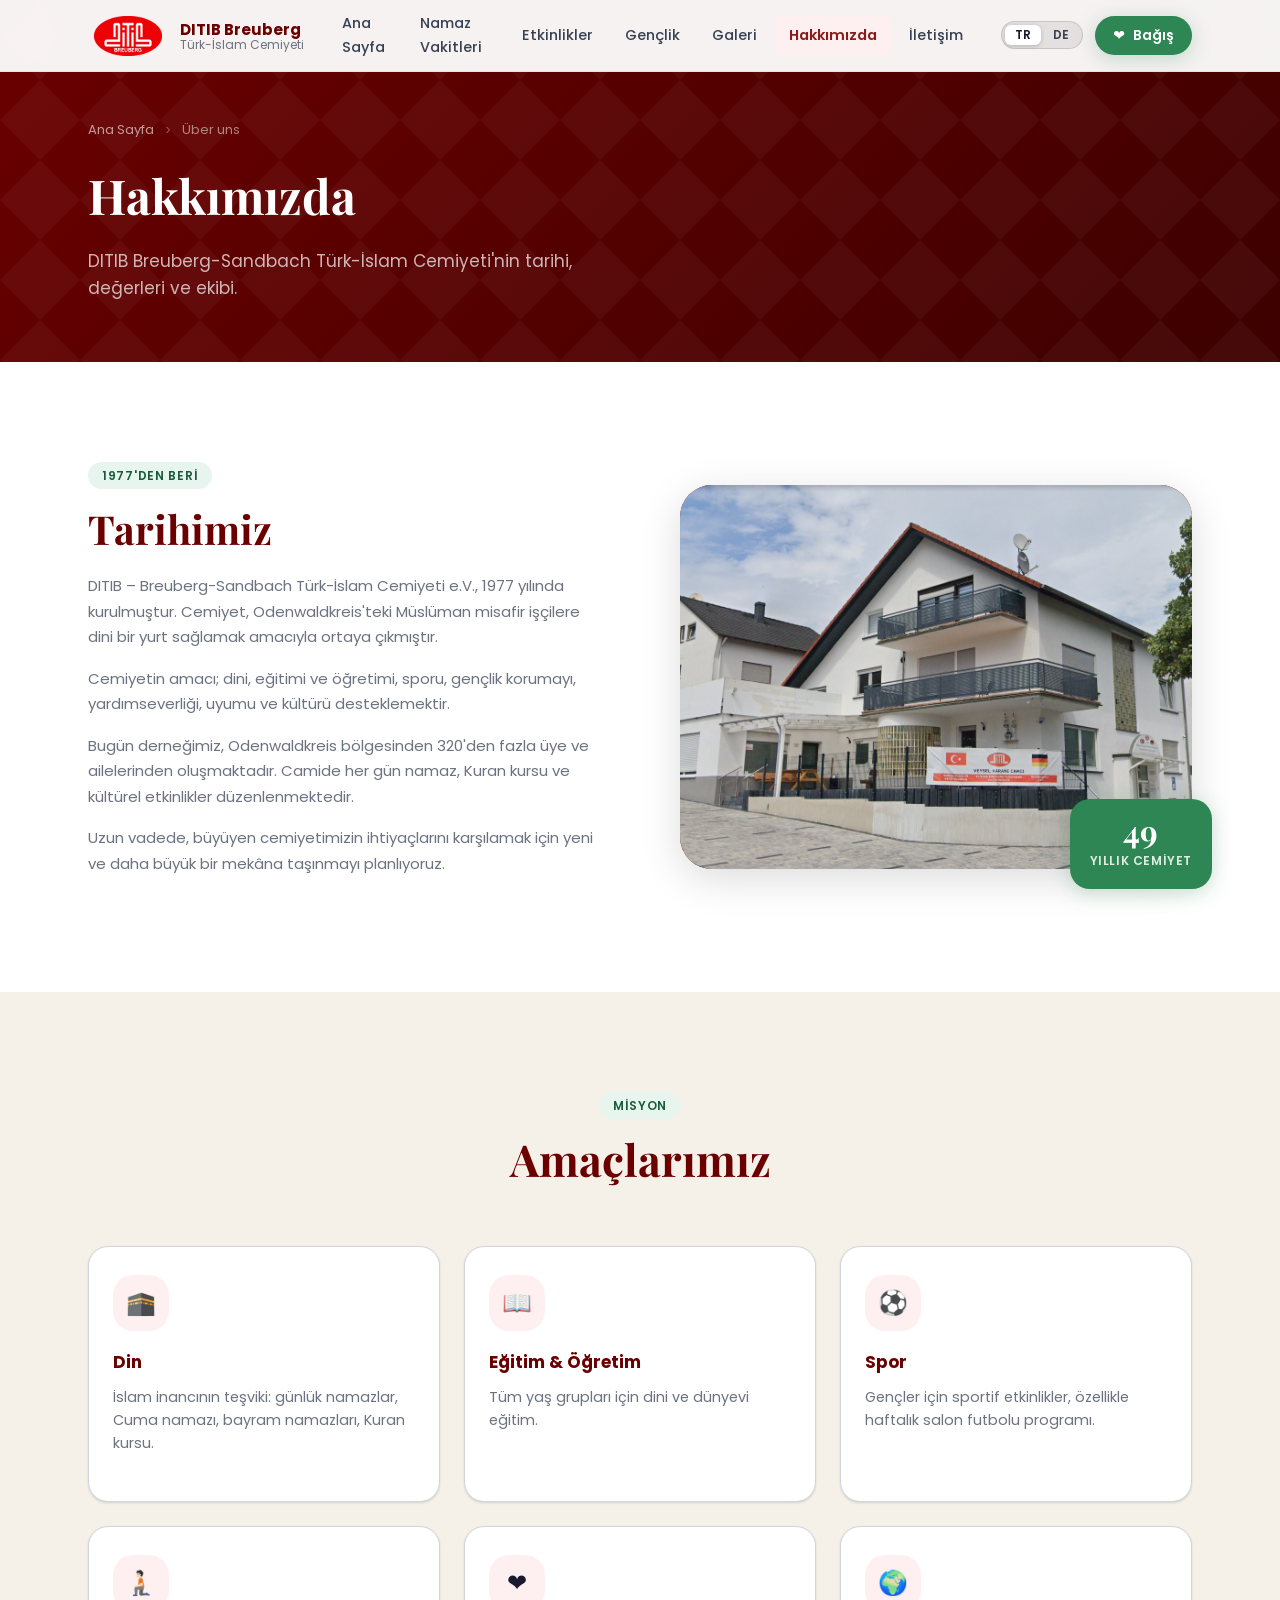
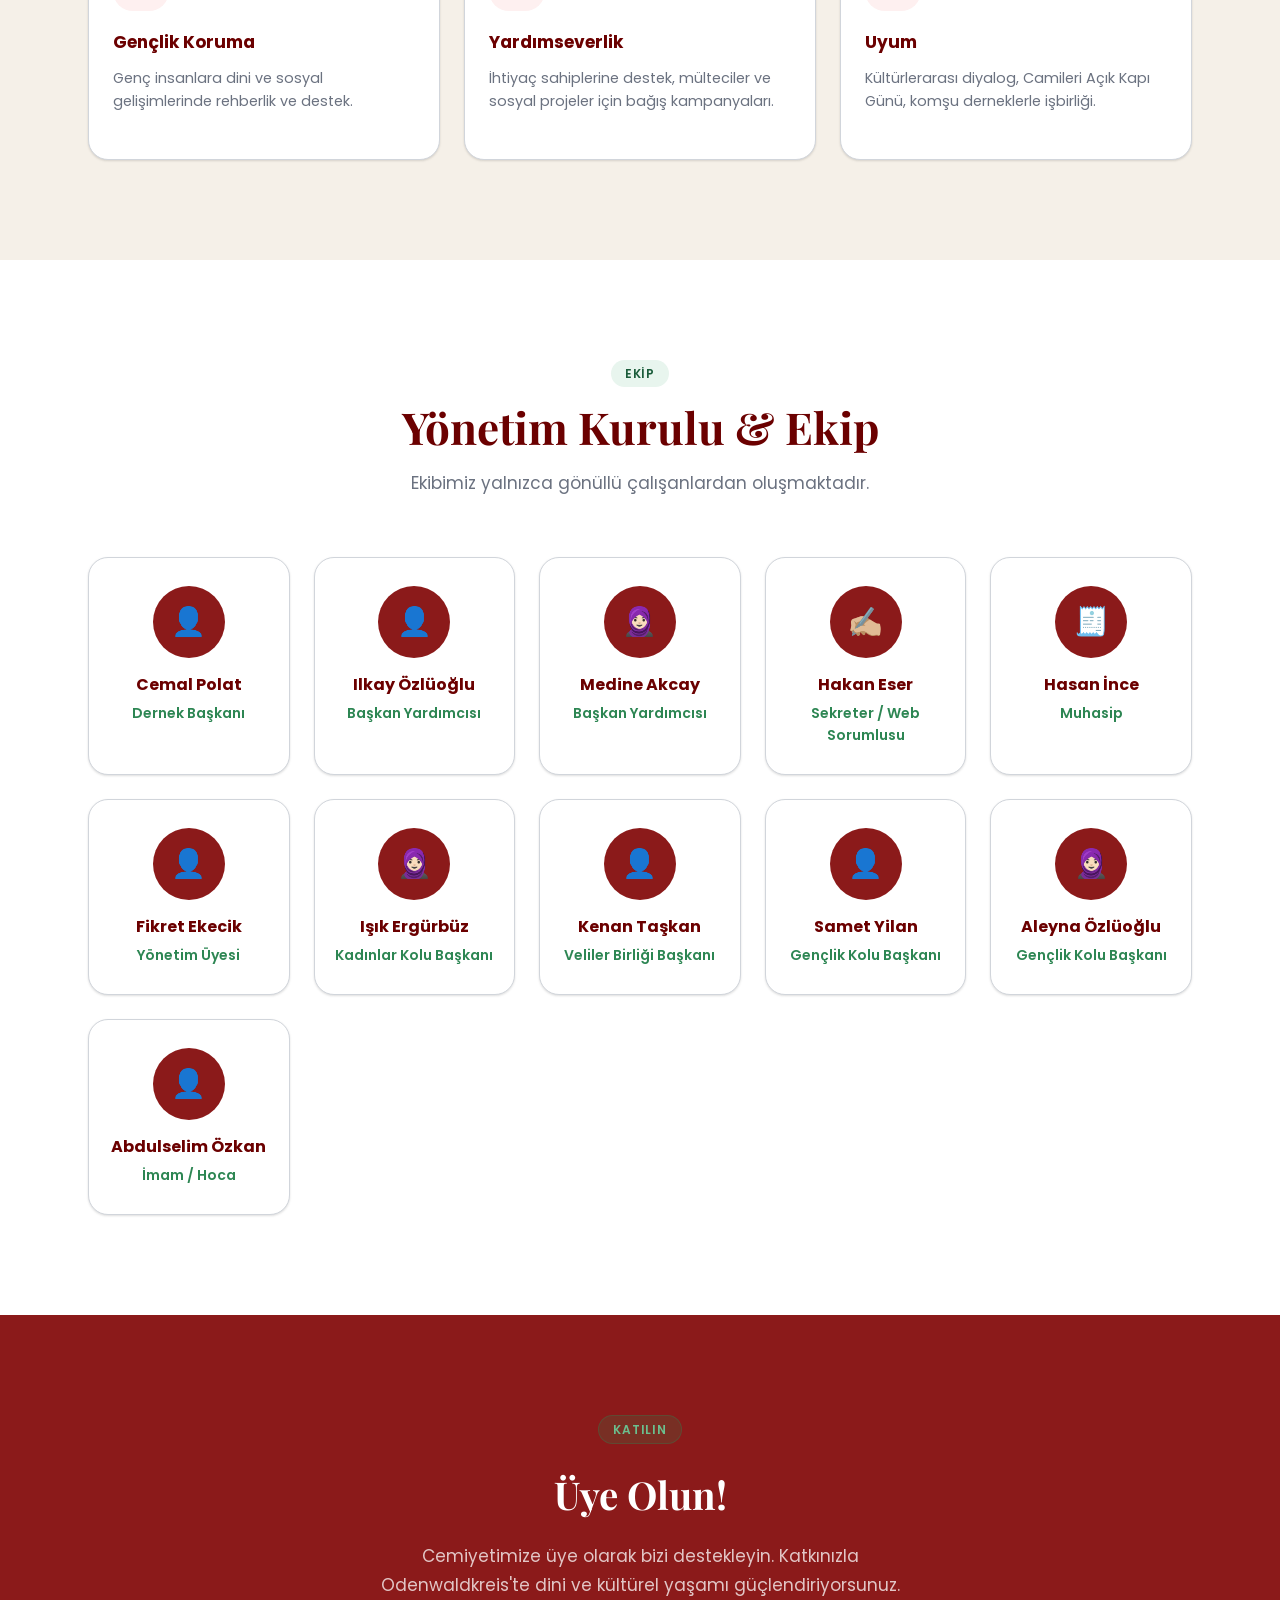
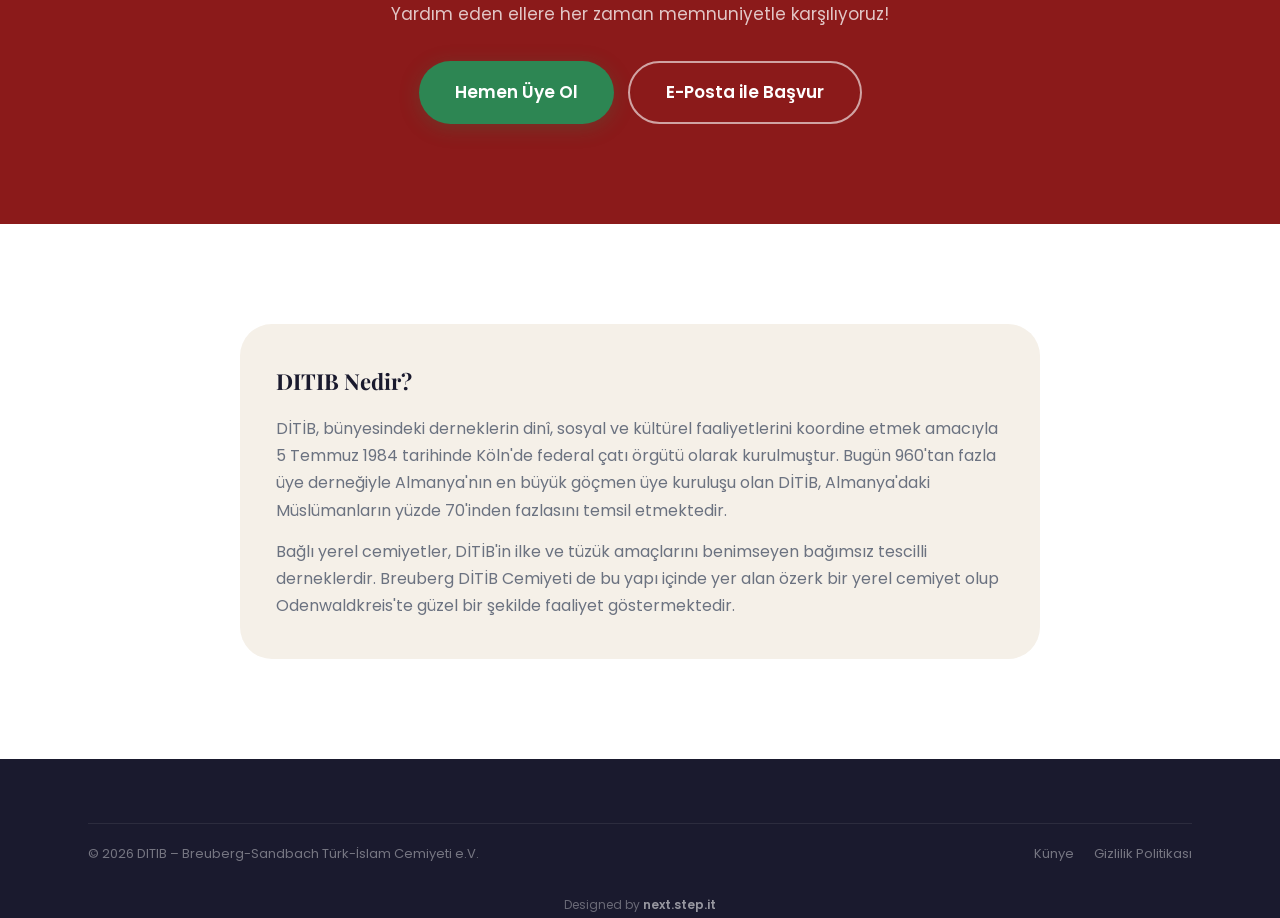
<file: pages/ueber-uns.html>
<!DOCTYPE html>
<html lang="de">
<head>
  <meta charset="UTF-8">
  <meta name="viewport" content="width=device-width, initial-scale=1.0">
  <meta name="description" content="Über die DITIB Türkisch Islamische Gemeinde zu Breuberg-Sandbach e.V. – Geschichte, Vorstand und Mitgliedschaft seit 1977.">
  <title>Über uns – DITIB Breuberg</title>
  <link rel="preconnect" href="https://fonts.googleapis.com">
  <link rel="preconnect" href="https://fonts.gstatic.com" crossorigin>
  <link href="https://fonts.googleapis.com/css2?family=Playfair+Display:wght@600;700&family=Poppins:wght@400;500;600;700&family=Amiri:ital,wght@0,400;0,700;1,400&display=swap" rel="stylesheet">
  <link rel="stylesheet" href="../css/style.css?v=20261026c">
</head>
<body>

<header>
  <nav class="navbar">
    <div class="container">
      <div class="navbar__inner">
        <a href="../index.html" class="navbar__logo">
          <div class="navbar__logo-icon" aria-hidden="true">
            <img src="../images/ditib_breuberg_logo.png" alt="DITIB Breuberg Logo" style="height:40px;width:auto;display:block;">
          </div>
          <div class="navbar__logo-text">
            <strong>DITIB Breuberg</strong>
            <span data-i18n="nav.tagline">Türkisch Islamische Gemeinde</span>
          </div>
        </a>
        <nav class="navbar__nav">
          <a href="../index.html" data-i18n="nav.home">Startseite</a>
          <a href="gebetszeiten.html" data-i18n="nav.prayer">Gebetszeiten</a>
          <a href="veranstaltungen.html" data-i18n="nav.events">Veranstaltungen</a>
          <a href="jugend.html" data-i18n="nav.youth">Jugend</a>
          <a href="galerie.html" data-i18n="nav.gallery">Galerie</a>
          <a href="ueber-uns.html" class="active" data-i18n="nav.about">Über uns</a>
          <a href="kontakt.html" data-i18n="nav.contact">Kontakt</a>
        </nav>
        <div class="navbar__actions">
          <div class="lang-switcher">
            <button class="lang-btn" data-lang="tr">TR</button>
            <button class="lang-btn" data-lang="de">DE</button>
          </div>
          <a href="spenden.html" class="btn btn--emerald btn--sm navbar__donate">❤️ <span data-i18n="nav.donate">Spenden</span></a>
          <button class="navbar__hamburger" aria-label="Menü öffnen" aria-expanded="false">
            <span></span><span></span><span></span>
          </button>
        </div>
      </div>
    </div>
  </nav>
  <div class="mobile-menu">
    <div class="mobile-menu__inner">
      <a href="../index.html">
        <svg width="18" height="18" viewBox="0 0 24 24" fill="none" stroke="currentColor" stroke-width="2"><path d="M3 9l9-7 9 7v11a2 2 0 0 1-2 2H5a2 2 0 0 1-2-2z"/><polyline points="9 22 9 12 15 12 15 22"/></svg>
        <span data-i18n="nav.home">Startseite</span>
      </a>
      <a href="gebetszeiten.html">
        <svg width="18" height="18" viewBox="0 0 24 24" fill="none" stroke="currentColor" stroke-width="2"><circle cx="12" cy="12" r="10"/><polyline points="12 6 12 12 16 14"/></svg>
        <span data-i18n="nav.prayer">Gebetszeiten</span>
      </a>
      <a href="veranstaltungen.html">
        <svg width="18" height="18" viewBox="0 0 24 24" fill="none" stroke="currentColor" stroke-width="2"><rect x="3" y="4" width="18" height="18" rx="2" ry="2"/><line x1="16" y1="2" x2="16" y2="6"/><line x1="8" y1="2" x2="8" y2="6"/><line x1="3" y1="10" x2="21" y2="10"/></svg>
        <span data-i18n="nav.events">Veranstaltungen</span>
      </a>
      <a href="jugend.html">
        <svg width="18" height="18" viewBox="0 0 24 24" fill="none" stroke="currentColor" stroke-width="2"><path d="M17 21v-2a4 4 0 0 0-4-4H5a4 4 0 0 0-4 4v2"/><circle cx="9" cy="7" r="4"/><path d="M23 21v-2a4 4 0 0 0-3-3.87"/><path d="M16 3.13a4 4 0 0 1 0 7.75"/></svg>
        <span data-i18n="nav.youth">Jugend</span>
      </a>
      <a href="galerie.html">
        <svg width="18" height="18" viewBox="0 0 24 24" fill="none" stroke="currentColor" stroke-width="2"><rect x="3" y="3" width="18" height="18" rx="2"/><circle cx="8.5" cy="8.5" r="1.5"/><polyline points="21 15 16 10 5 21"/></svg>
        <span data-i18n="nav.gallery">Galerie</span>
      </a>
      <a href="ueber-uns.html">
        <svg width="18" height="18" viewBox="0 0 24 24" fill="none" stroke="currentColor" stroke-width="2"><circle cx="12" cy="12" r="10"/><line x1="12" y1="8" x2="12" y2="12"/><line x1="12" y1="16" x2="12.01" y2="16"/></svg>
        <span data-i18n="nav.about">Über uns</span>
      </a>
      <a href="kontakt.html">
        <svg width="18" height="18" viewBox="0 0 24 24" fill="none" stroke="currentColor" stroke-width="2"><path d="M21 10c0 7-9 13-9 13s-9-6-9-13a9 9 0 0 1 18 0z"/><circle cx="12" cy="10" r="3"/></svg>
        <span data-i18n="nav.contact">Kontakt</span>
      </a>
      <div class="mobile-menu__divider"></div>
      <a href="spenden.html" class="mobile-menu__donate">
        <svg width="18" height="18" viewBox="0 0 24 24" fill="none" stroke="currentColor" stroke-width="2"><path d="M20.84 4.61a5.5 5.5 0 0 0-7.78 0L12 5.67l-1.06-1.06a5.5 5.5 0 0 0-7.78 7.78l1.06 1.06L12 21.23l7.78-7.78 1.06-1.06a5.5 5.5 0 0 0 0-7.78z"/></svg>
        <span data-i18n="nav.donate">Spenden</span>
      </a>
    </div>
  </div>
</header>

<div class="page-hero">
  <div class="container">
    <div class="page-hero__inner">
      <nav class="page-hero__breadcrumb" aria-label="Breadcrumb">
        <a href="../index.html" data-i18n="common.breadcrumb_home">Startseite</a>
        <svg width="12" height="12" viewBox="0 0 24 24" fill="none" stroke="currentColor" stroke-width="2"><path d="M9 18l6-6-6-6"/></svg>
        <span>Über uns</span>
      </nav>
      <h1 data-i18n="about.hero.title">Über uns</h1>
      <p data-i18n="about.hero.desc">Die Geschichte, der Vorstand und die Satzung der DITIB Türkisch Islamischen Gemeinde zu Breuberg-Sandbach e.V.</p>
    </div>
  </div>
</div>

<main>
  <!-- History -->
  <section class="section">
    <div class="container">
      <div class="about-grid">
        <div class="about-text" data-aos>
          <span class="badge" data-i18n="about.history.badge">Seit 1977</span>
          <h2 data-i18n="about.history.title">Unsere Geschichte</h2>
          <p data-i18n="about.history.p1">Die DITIB - Türkisch Islamische Gemeinde zu Breuberg-Sandbach e.V. wurde im Jahr <strong>1977</strong> gegründet. Die Gemeinde entstand aus der Idee heraus, für muslimische Gastarbeiter im Odenwaldkreis eine religiöse Heimat zu schaffen.</p>
          <p data-i18n="about.history.p2">Zweck der Gemeinde ist die Förderung der <strong>Religion, Erziehung und Bildung, des Sports, der Jugendvorsorge, der Mildtätigkeit, der Harmonie sowie der Kultur</strong>.</p>
          <p data-i18n="about.history.p3">Heute zählt unser Verein über <strong>320 Mitglieder</strong> und deren Familien aus der Region des Odenwaldkreises. In der Moschee finden täglich Gebete, Koran-Unterricht und kulturelle Aktivitäten statt.</p>
          <p data-i18n="about.history.p4">Langfristig planen wir einen Umzug in neue und größere Räumlichkeiten, um dem wachsenden Bedarf unserer Gemeinde gerecht zu werden.</p>
        </div>
        <div class="about-visual" data-aos data-aos-delay="200">
          <div class="about-visual__card" aria-hidden="true" style="padding:0;overflow:hidden">
            <img src="../images/ditib_breuberg_sandbach.png" alt="DITIB Breuberg Sandbach" style="width:100%;height:100%;object-fit:cover;display:block;">
          </div>
          <div class="about-visual__badge">
            <strong>49</strong>
            <span data-i18n="about.history.years">Jahre Gemeinde</span>
          </div>
        </div>
      </div>
    </div>
  </section>

  <!-- Mission -->
  <section class="section section--alt">
    <div class="container">
      <div class="section-header" data-aos>
        <span class="badge" data-i18n="about.mission.badge">Mission</span>
        <h2 data-i18n="about.mission.title">Unsere Zwecke</h2>
      </div>
      <div class="youth-grid" data-aos>
        <div class="youth-card">
          <div class="youth-card__icon">🕋</div>
          <h3 class="youth-card__title" data-i18n="about.mission.religion.title">Religion</h3>
          <p class="youth-card__desc" data-i18n="about.mission.religion.desc">Förderung des islamischen Glaubens: tägliche Gebete, Freitagsgebet, Feiertagsgebete, Koran-Unterricht.</p>
        </div>
        <div class="youth-card">
          <div class="youth-card__icon">📖</div>
          <h3 class="youth-card__title" data-i18n="about.mission.education.title">Erziehung &amp; Bildung</h3>
          <p class="youth-card__desc" data-i18n="about.mission.education.desc">Religiöse und weltliche Bildung für alle Altersgruppen.</p>
        </div>
        <div class="youth-card">
          <div class="youth-card__icon">⚽</div>
          <h3 class="youth-card__title" data-i18n="about.mission.sport.title">Sport</h3>
          <p class="youth-card__desc" data-i18n="about.mission.sport.desc">Sportliche Aktivitäten für Jugendliche, insbesondere wöchentliches Fußballangebot.</p>
        </div>
        <div class="youth-card">
          <div class="youth-card__icon">🧎🏻</div>
          <h3 class="youth-card__title" data-i18n="about.mission.youth.title">Jugendvorsorge</h3>
          <p class="youth-card__desc" data-i18n="about.mission.youth.desc">Begleitung und Förderung junger Menschen in ihrer religiösen und sozialen Entwicklung.</p>
        </div>
        <div class="youth-card">
          <div class="youth-card__icon">❤️</div>
          <h3 class="youth-card__title" data-i18n="about.mission.charity.title">Mildtätigkeit</h3>
          <p class="youth-card__desc" data-i18n="about.mission.charity.desc">Unterstützung Bedürftiger, Spendensammlungen für Flüchtlinge und soziale Projekte.</p>
        </div>
        <div class="youth-card">
          <div class="youth-card__icon">🌍</div>
          <h3 class="youth-card__title" data-i18n="about.mission.harmony.title">Harmonie</h3>
          <p class="youth-card__desc" data-i18n="about.mission.harmony.desc">Interkultureller Dialog, Tag der offenen Moschee, Zusammenarbeit mit Nachbarschaftsvereinen.</p>
        </div>
      </div>
    </div>
  </section>

  <!-- Vorstand -->
  <section class="section" id="vorstand">
    <div class="container">
      <div class="section-header" data-aos>
        <span class="badge" data-i18n="about.team.badge">Team</span>
        <h2 data-i18n="about.team.title">Vorstand &amp; Team</h2>
        <p data-i18n="about.team.desc">Unser Team besteht ausschließlich aus engagierten ehrenamtlichen Mitarbeitern.</p>
      </div>
      <div class="team-grid" data-aos>
        <div class="team-card">
          <div class="team-card__avatar">👤</div>
          <div class="team-card__name">Cemal Polat</div>
          <div class="team-card__role" data-i18n="about.team.role.chair">Vereinsvorsitzender</div>
        </div>
        <div class="team-card">
          <div class="team-card__avatar">👤</div>
          <div class="team-card__name">Ilkay Özlüoğlu</div>
          <div class="team-card__role" data-i18n="about.team.role.vchair_m">Stellv. Vereinsvorsitzender</div>
        </div>
        <div class="team-card">
          <div class="team-card__avatar">🧕🏻</div>
          <div class="team-card__name">Medine Akcay</div>
          <div class="team-card__role" data-i18n="about.team.role.vchair_f">Stellv. Vereinsvorsitzende</div>
        </div>
        <div class="team-card">
          <div class="team-card__avatar">✍🏼</div>
          <div class="team-card__name">Hakan Eser</div>
          <div class="team-card__role" data-i18n="about.team.role.secretary">Schriftführer / Website-Verantwortlicher</div>
        </div>
        <div class="team-card">
          <div class="team-card__avatar">🧾</div>
          <div class="team-card__name">Hasan İnce</div>
          <div class="team-card__role" data-i18n="about.team.role.treasurer">Kassenwart</div>
        </div>
        <div class="team-card">
          <div class="team-card__avatar">👤</div>
          <div class="team-card__name">Fikret Ekecik</div>
          <div class="team-card__role" data-i18n="about.team.role.member">Beisitzer</div>
        </div>
        <div class="team-card">
          <div class="team-card__avatar">🧕🏻</div>
          <div class="team-card__name">Işık Ergürbüz</div>
          <div class="team-card__role" data-i18n="about.team.role.member_f">Beisitzerin Frauenvertretung</div>
        </div>
        <div class="team-card">
          <div class="team-card__avatar">👤</div>
          <div class="team-card__name">Kenan Taşkan</div>
          <div class="team-card__role" data-i18n="about.team.role.member_parents">Beisitzer Elternvertretung</div>
        </div>
        <div class="team-card">
          <div class="team-card__avatar">👤</div>
          <div class="team-card__name">Samet Yilan</div>
          <div class="team-card__role" data-i18n="about.team.role.member_youth_m">Beisitzer Jugendvertretung</div>
        </div>
        <div class="team-card">
          <div class="team-card__avatar">🧕🏻</div>
          <div class="team-card__name">Aleyna Özlüoğlu</div>
          <div class="team-card__role" data-i18n="about.team.role.member_youth_f">Beisitzerin Jugendvertretung</div>
        </div>
        <div class="team-card">
          <div class="team-card__avatar">👤</div>
          <div class="team-card__name">Abdulselim Özkan</div>
          <div class="team-card__role" data-i18n="about.team.role.imam">Vorbeter / Imam</div>
        </div>

      </div>
    </div>
  </section>

  <!-- Membership -->
  <section class="section section--green" id="mitglied">
    <div class="container" style="text-align:center">
      <div data-aos>
        <span class="badge" data-i18n="about.member.badge" style="background:rgba(45,134,83,.2);border:1px solid rgba(45,134,83,.3);color:var(--emerald-300);margin-bottom:20px">Mitmachen</span>
        <h2 data-i18n="about.member.title" style="font-family:var(--font-heading);font-size:clamp(24px,3vw,40px);color:var(--white);margin-bottom:16px">
          Werden Sie Mitglied!
        </h2>
        <p data-i18n="about.member.desc" style="color:rgba(255,255,255,.75);max-width:560px;margin:0 auto 32px;font-size:1.0625rem;line-height:1.7">
          Unterstützen Sie unsere Gemeinde als Mitglied. Mit Ihrem Beitrag stärken Sie religiöses und kulturelles Leben im Odenwaldkreis. Helfende Hände sind uns jederzeit herzlich willkommen!
        </p>
        <div style="display:flex;flex-wrap:wrap;gap:14px;justify-content:center">
          <a href="kontakt.html" class="btn btn--emerald btn--lg" data-i18n="about.member.btn1">Jetzt Mitglied werden</a>
          <a href="mailto:ditib-breuberg@hotmail.com" class="btn btn--outline-white btn--lg" data-i18n="about.member.btn2">Per E-Mail anfragen</a>
        </div>
      </div>
    </div>
  </section>

  <!-- DITIB Info -->
  <section class="section">
    <div class="container">
      <div style="background:var(--cream);border-radius:var(--radius-xl);padding:40px 36px;max-width:800px;margin:0 auto" data-aos>
        <h3 data-i18n="about.ditib.title" style="font-family:var(--font-heading);font-size:1.375rem;color:var(--green-900);margin-bottom:16px">Was ist DITIB?</h3>
        <p data-i18n="about.ditib.p1" style="color:var(--gray-500);line-height:1.7;margin-bottom:14px">
          DITIB ist ein eingetragener Verein und Dachverband türkisch-islamischer Gemeinden in Deutschland.
        </p>
        <p data-i18n="about.ditib.p2" style="color:var(--gray-500);line-height:1.7">
          Die DITIB-Gemeinde in Breuberg ist eine eigenständige Ortsgemeinde und Teil dieses bundesweiten Netzwerks. Sie gestaltet ihre Aktivitäten eigenverantwortlich und ist tief in der lokalen Gemeinschaft des Odenwaldkreises verwurzelt.
        </p>
      </div>
    </div>
  </section>
</main>

<footer class="footer">
  <div class="container">
    <div class="footer__bottom">
      <p data-i18n="footer.copyright">© 2026 DITIB – Türkisch Islamische Gemeinde zu Breuberg-Sandbach e.V.</p>
      <div class="footer__bottom-links">
        <a href="impressum.html" data-i18n="footer.imprint">Impressum</a>
        <a href="datenschutz.html" data-i18n="footer.privacy">Datenschutz</a>
      </div>
    </div>
    <div style="text-align:center;padding:10px 0 4px;font-size:.75rem;color:rgba(255,255,255,.35)">
      Designed by <a href="https://www.instagram.com/next.step.it/" target="_blank" rel="noopener" style="color:rgba(255,255,255,.55);text-decoration:none;font-weight:600">next.step.it</a>
    </div>
  </div>
</footer>

<script src="../js/i18n.js?v=20261026c"></script>
<script src="../js/main.js?v=20261026c"></script>
<script data-goatcounter="https://ditib-breuberg.goatcounter.com/count"
        async src="//gc.zgo.at/count.js"></script>
</body>
</html>
</file>
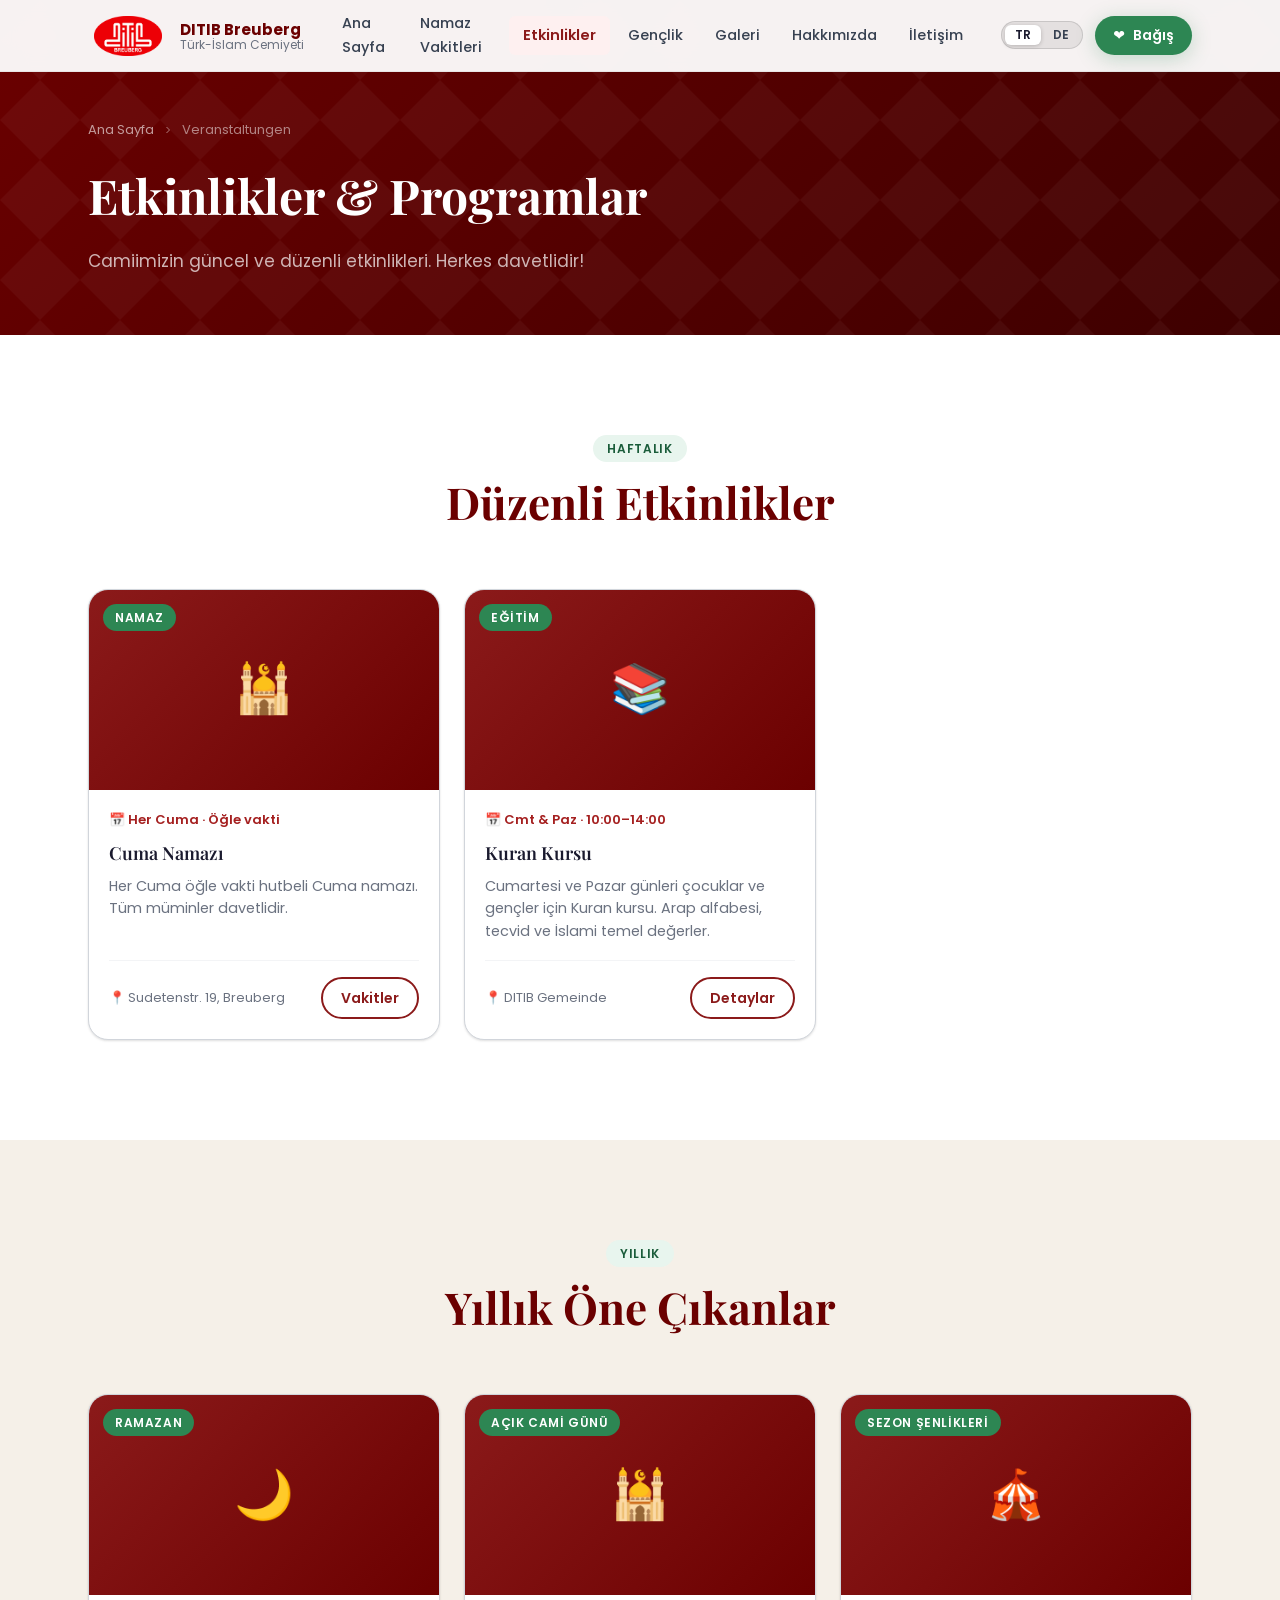
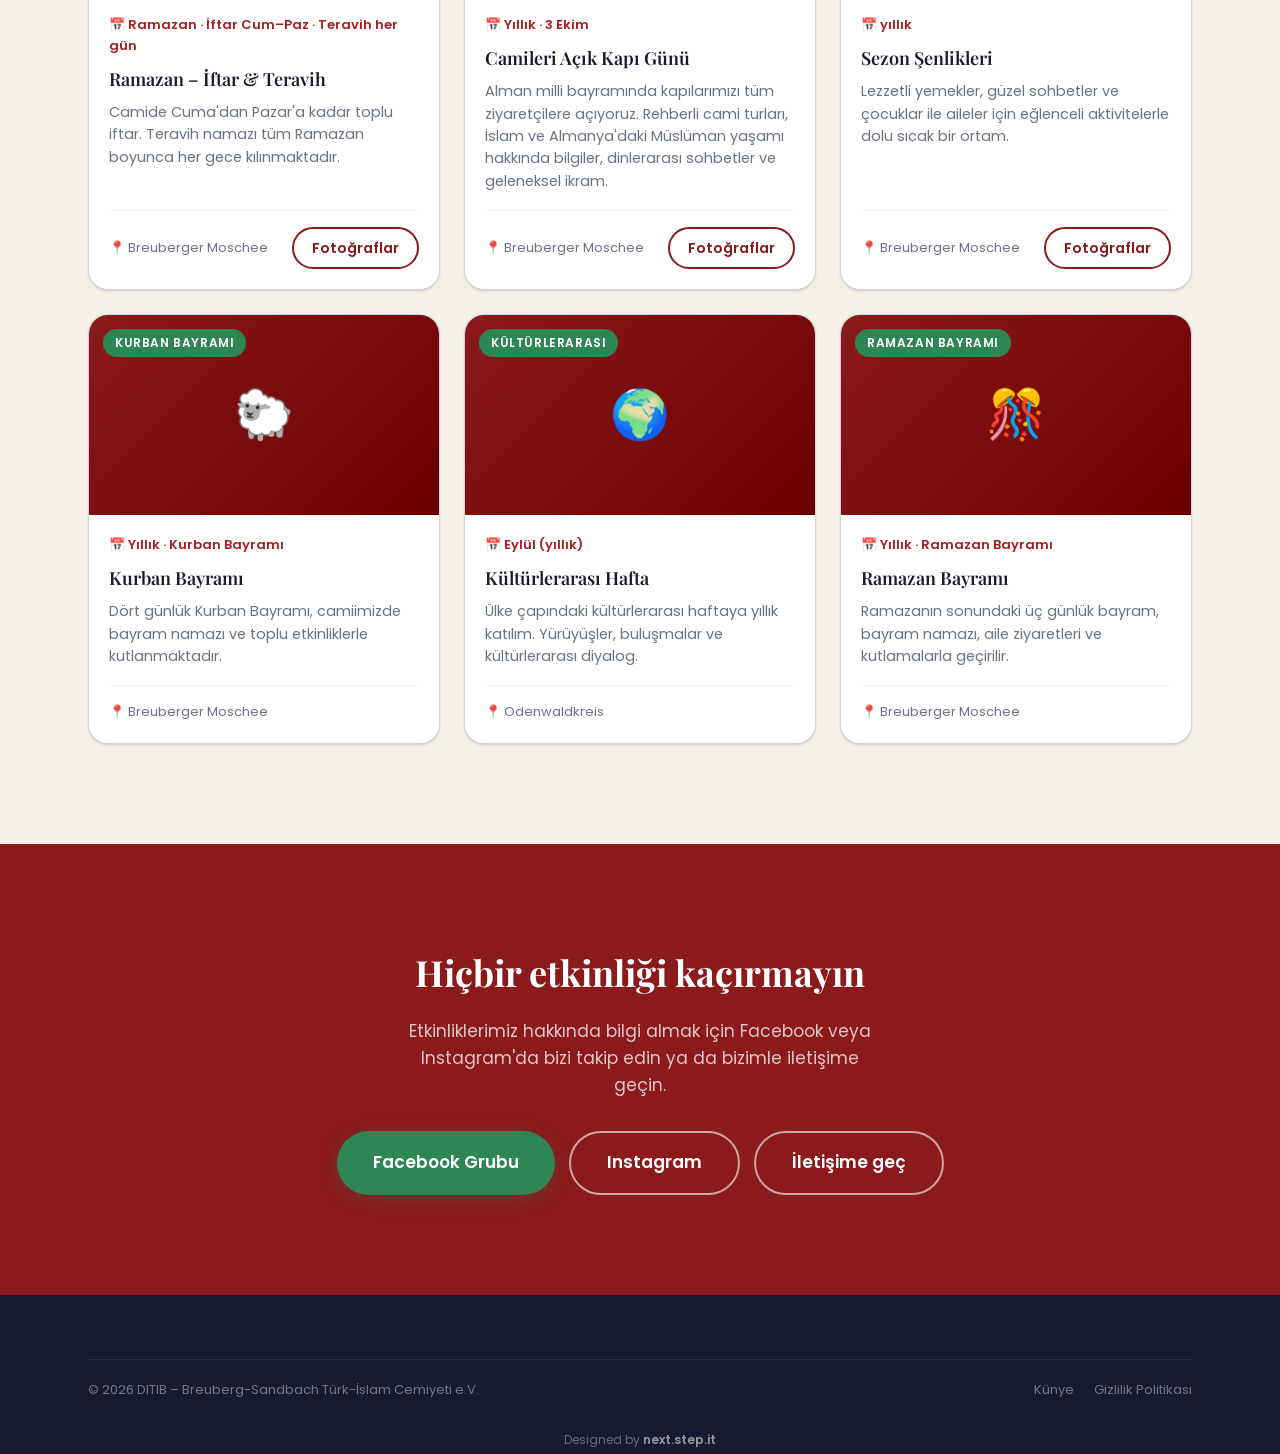
<file: pages/veranstaltungen.html>
<!DOCTYPE html>
<html lang="de">
<head>
  <meta charset="UTF-8">
  <meta name="viewport" content="width=device-width, initial-scale=1.0">
  <meta name="description" content="Veranstaltungen und Termine der DITIB Türkisch Islamischen Gemeinde Breuberg: Kermes, Ramazan, Tag der offenen Moschee und mehr.">
  <title>Veranstaltungen – DITIB Breuberg</title>
  <link rel="preconnect" href="https://fonts.googleapis.com">
  <link rel="preconnect" href="https://fonts.gstatic.com" crossorigin>
  <link href="https://fonts.googleapis.com/css2?family=Playfair+Display:wght@600;700&family=Poppins:wght@400;500;600;700&family=Amiri:ital,wght@0,400;0,700;1,400&display=swap" rel="stylesheet">
  <link rel="stylesheet" href="../css/style.css?v=20261026c">
</head>
<body>

<header>
  <nav class="navbar">
    <div class="container">
      <div class="navbar__inner">
        <a href="../index.html" class="navbar__logo">
          <div class="navbar__logo-icon" aria-hidden="true">
            <img src="../images/ditib_breuberg_logo.png" alt="DITIB Breuberg Logo" style="height:40px;width:auto;display:block;">
          </div>
          <div class="navbar__logo-text">
            <strong>DITIB Breuberg</strong>
            <span data-i18n="nav.tagline">Türkisch Islamische Gemeinde</span>
          </div>
        </a>
        <nav class="navbar__nav">
          <a href="../index.html" data-i18n="nav.home">Startseite</a>
          <a href="gebetszeiten.html" data-i18n="nav.prayer">Gebetszeiten</a>
          <a href="veranstaltungen.html" class="active" data-i18n="nav.events">Veranstaltungen</a>
          <a href="jugend.html" data-i18n="nav.youth">Jugend</a>
          <a href="galerie.html" data-i18n="nav.gallery">Galerie</a>
          <a href="ueber-uns.html" data-i18n="nav.about">Über uns</a>
          <a href="kontakt.html" data-i18n="nav.contact">Kontakt</a>
        </nav>
        <div class="navbar__actions">
          <div class="lang-switcher">
            <button class="lang-btn" data-lang="tr">TR</button>
            <button class="lang-btn" data-lang="de">DE</button>
          </div>
          <a href="spenden.html" class="btn btn--emerald btn--sm navbar__donate">❤️ <span data-i18n="nav.donate">Spenden</span></a>
          <button class="navbar__hamburger" aria-label="Menü öffnen" aria-expanded="false">
            <span></span><span></span><span></span>
          </button>
        </div>
      </div>
    </div>
  </nav>
  <div class="mobile-menu">
    <div class="mobile-menu__inner">
      <a href="../index.html">
        <svg width="18" height="18" viewBox="0 0 24 24" fill="none" stroke="currentColor" stroke-width="2"><path d="M3 9l9-7 9 7v11a2 2 0 0 1-2 2H5a2 2 0 0 1-2-2z"/><polyline points="9 22 9 12 15 12 15 22"/></svg>
        <span data-i18n="nav.home">Startseite</span>
      </a>
      <a href="gebetszeiten.html">
        <svg width="18" height="18" viewBox="0 0 24 24" fill="none" stroke="currentColor" stroke-width="2"><circle cx="12" cy="12" r="10"/><polyline points="12 6 12 12 16 14"/></svg>
        <span data-i18n="nav.prayer">Gebetszeiten</span>
      </a>
      <a href="veranstaltungen.html">
        <svg width="18" height="18" viewBox="0 0 24 24" fill="none" stroke="currentColor" stroke-width="2"><rect x="3" y="4" width="18" height="18" rx="2" ry="2"/><line x1="16" y1="2" x2="16" y2="6"/><line x1="8" y1="2" x2="8" y2="6"/><line x1="3" y1="10" x2="21" y2="10"/></svg>
        <span data-i18n="nav.events">Veranstaltungen</span>
      </a>
      <a href="jugend.html">
        <svg width="18" height="18" viewBox="0 0 24 24" fill="none" stroke="currentColor" stroke-width="2"><path d="M17 21v-2a4 4 0 0 0-4-4H5a4 4 0 0 0-4 4v2"/><circle cx="9" cy="7" r="4"/><path d="M23 21v-2a4 4 0 0 0-3-3.87"/><path d="M16 3.13a4 4 0 0 1 0 7.75"/></svg>
        <span data-i18n="nav.youth">Jugend</span>
      </a>
      <a href="galerie.html">
        <svg width="18" height="18" viewBox="0 0 24 24" fill="none" stroke="currentColor" stroke-width="2"><rect x="3" y="3" width="18" height="18" rx="2"/><circle cx="8.5" cy="8.5" r="1.5"/><polyline points="21 15 16 10 5 21"/></svg>
        <span data-i18n="nav.gallery">Galerie</span>
      </a>
      <a href="ueber-uns.html">
        <svg width="18" height="18" viewBox="0 0 24 24" fill="none" stroke="currentColor" stroke-width="2"><circle cx="12" cy="12" r="10"/><line x1="12" y1="8" x2="12" y2="12"/><line x1="12" y1="16" x2="12.01" y2="16"/></svg>
        <span data-i18n="nav.about">Über uns</span>
      </a>
      <a href="kontakt.html">
        <svg width="18" height="18" viewBox="0 0 24 24" fill="none" stroke="currentColor" stroke-width="2"><path d="M21 10c0 7-9 13-9 13s-9-6-9-13a9 9 0 0 1 18 0z"/><circle cx="12" cy="10" r="3"/></svg>
        <span data-i18n="nav.contact">Kontakt</span>
      </a>
      <div class="mobile-menu__divider"></div>
      <a href="spenden.html" class="mobile-menu__donate">
        <svg width="18" height="18" viewBox="0 0 24 24" fill="none" stroke="currentColor" stroke-width="2"><path d="M20.84 4.61a5.5 5.5 0 0 0-7.78 0L12 5.67l-1.06-1.06a5.5 5.5 0 0 0-7.78 7.78l1.06 1.06L12 21.23l7.78-7.78 1.06-1.06a5.5 5.5 0 0 0 0-7.78z"/></svg>
        <span data-i18n="nav.donate">Spenden</span>
      </a>
    </div>
  </div>
</header>

<div class="page-hero">
  <div class="container">
    <div class="page-hero__inner">
      <nav class="page-hero__breadcrumb" aria-label="Breadcrumb">
        <a href="../index.html" data-i18n="common.breadcrumb_home">Startseite</a>
        <svg width="12" height="12" viewBox="0 0 24 24" fill="none" stroke="currentColor" stroke-width="2"><path d="M9 18l6-6-6-6"/></svg>
        <span>Veranstaltungen</span>
      </nav>
      <h1 data-i18n="events.hero.title">Veranstaltungen &amp; Termine</h1>
      <p data-i18n="events.hero.desc">Aktuelle und wiederkehrende Veranstaltungen unserer Gemeinde. Alle sind herzlich eingeladen!</p>
    </div>
  </div>
</div>

<main>
  <!-- Recurring events -->
  <section class="section">
    <div class="container">
      <div class="section-header" data-aos>
        <span class="badge" data-i18n="events.weekly.badge">Wöchentlich</span>
        <h2 data-i18n="events.weekly.title">Regelmäßige Veranstaltungen</h2>
      </div>
      <div class="events-grid">
        <article class="event-card" data-aos>
          <div class="event-card__image">
            <div class="event-card__image-placeholder">🕌</div>
            <span class="event-card__category" data-i18n="ev.friday.cat">Gebet</span>
          </div>
          <div class="event-card__body">
            <div class="event-card__date" data-i18n="ev.friday.date">📅 Jeden Freitag · zur Mittagsgebetzeit</div>
            <h3 class="event-card__title" data-i18n="ev.friday.title">Freitagsgebet (Cuma Namazı)</h3>
            <p class="event-card__desc" data-i18n="ev.friday.desc">Das wöchentliche Freitagsgebet mit Predigt (Hutbe) zur jeweiligen Mittagsgebetzeit. Alle Gläubigen sind herzlich eingeladen.</p>
            <div class="event-card__footer">
              <span class="event-card__location">📍 Sudetenstr. 19, Breuberg</span>
              <a href="gebetszeiten.html" class="btn btn--sm btn--outline" data-i18n="ev.times">Zeiten</a>
            </div>
          </div>
        </article>

        <article class="event-card" data-aos data-aos-delay="100">
          <div class="event-card__image">
            <div class="event-card__image-placeholder">📚</div>
            <span class="event-card__category" data-i18n="ev.koran.cat">Bildung</span>
          </div>
          <div class="event-card__body">
            <div class="event-card__date" data-i18n="ev.koran.date">📅 Sa & So · 10:00–14:00 Uhr</div>
            <h3 class="event-card__title" data-i18n="ev.koran.title">Koran-Unterricht</h3>
            <p class="event-card__desc" data-i18n="ev.koran.desc">Koran-Unterricht für Kinder und Jugendliche samstags und sonntags. Arabische Schrift, Rezitation und islamische Grundwerte.</p>
            <div class="event-card__footer">
              <span class="event-card__location">📍 DITIB Gemeinde</span>
              <a href="jugend.html" class="btn btn--sm btn--outline" data-i18n="common.details">Details</a>
            </div>
          </div>
        </article>

      </div>
    </div>
  </section>

  <!-- Annual Events -->
  <section class="section section--alt">
    <div class="container">
      <div class="section-header" data-aos>
        <span class="badge" data-i18n="events.annual.badge">Jährlich</span>
        <h2 data-i18n="events.annual.title">Jährliche Höhepunkte</h2>
      </div>
      <div class="events-grid">
        <article class="event-card" data-aos>
          <div class="event-card__image">
            <div class="event-card__image-placeholder">🌙</div>
            <span class="event-card__category" data-i18n="ev.ramazan.cat">Ramazan</span>
          </div>
          <div class="event-card__body">
            <div class="event-card__date" data-i18n="ev.ramazan.date">📅 Ramazan · Iftar Fr–So · Tarawih täglich</div>
            <h3 class="event-card__title" data-i18n="ev.ramazan.title">Ramazan – Iftar &amp; Tarawih</h3>
            <p class="event-card__desc" data-i18n="ev.ramazan.desc">Gemeinsames Fastenbrechen (Iftar) freitags bis sonntags in der Moschee. Das Tarawih-Nachtgebet findet täglich im gesamten Fastenmonat Ramazan statt.</p>
            <div class="event-card__footer">
              <span class="event-card__location">📍 Breuberger Moschee</span>
              <a href="galerie.html" class="btn btn--sm btn--outline" data-i18n="ev.images">Bilder</a>
            </div>
          </div>
        </article>

        <article class="event-card" data-aos data-aos-delay="100">
          <div class="event-card__image">
            <div class="event-card__image-placeholder">🕌</div>
            <span class="event-card__category" data-i18n="ev.openmos.cat">Tag d. off. Moschee</span>
          </div>
          <div class="event-card__body">
            <div class="event-card__date" data-i18n="ev.openmos.date">📅 Jährlich · 3. Oktober</div>
            <h3 class="event-card__title" data-i18n="ev.openmos.title">Tag der offenen Moschee</h3>
            <p class="event-card__desc" data-i18n="ev.openmos.desc">Am deutschen Nationalfeiertag öffnen wir unsere Türen für alle Interessierten. Geführte Moscheerundgänge, Informationen über den Islam und das muslimische Leben in Deutschland, interreligiöse Gespräche und traditionelle Bewirtung. Seit 1997 bundesweit in über 1.000 Gemeinden – auch bei uns in Breuberg.</p>
            <div class="event-card__footer">
              <span class="event-card__location">📍 Breuberger Moschee</span>
              <a href="galerie.html" class="btn btn--sm btn--outline" data-i18n="ev.images">Bilder</a>
            </div>
          </div>
        </article>

        <article class="event-card" data-aos data-aos-delay="200">
          <div class="event-card__image">
            <div class="event-card__image-placeholder">🎪</div>
            <span class="event-card__category" data-i18n="ev.kermes.cat">Kermes</span>
          </div>
          <div class="event-card__body">
            <div class="event-card__date" data-i18n="ev.kermes.date">📅 Oktober (jährlich)</div>
            <h3 class="event-card__title" data-i18n="ev.kermes.title">Kermes – Gemeindemarkt</h3>
            <p class="event-card__desc" data-i18n="ev.kermes.desc">Unser jährlicher Gemeindemarkt mit türkischen und internationalen Speisen, Kultur und Gemeinschaft. Erstmals 2014, seitdem fester Bestandteil.</p>
            <div class="event-card__footer">
              <span class="event-card__location">📍 Breuberger Moschee</span>
              <a href="galerie.html" class="btn btn--sm btn--outline" data-i18n="ev.images">Bilder</a>
            </div>
          </div>
        </article>

        <article class="event-card" data-aos>
          <div class="event-card__image">
            <div class="event-card__image-placeholder">🐑</div>
            <span class="event-card__category" data-i18n="ev.kurban.cat">Opferfest</span>
          </div>
          <div class="event-card__body">
            <div class="event-card__date" data-i18n="ev.kurban.date">📅 Jährlich · Kurban Bayramı</div>
            <h3 class="event-card__title" data-i18n="ev.kurban.title">Opferfest (Kurban Bayramı)</h3>
            <p class="event-card__desc" data-i18n="ev.kurban.desc">Das viertägige Opferfest wird in unserer Gemeinde mit Festgebet und gemeinschaftlichen Aktivitäten gefeiert.</p>
            <div class="event-card__footer">
              <span class="event-card__location">📍 Breuberger Moschee</span>
            </div>
          </div>
        </article>

        <article class="event-card" data-aos data-aos-delay="100">
          <div class="event-card__image">
            <div class="event-card__image-placeholder">🌍</div>
            <span class="event-card__category" data-i18n="ev.inter.cat">Interkulturell</span>
          </div>
          <div class="event-card__body">
            <div class="event-card__date" data-i18n="ev.inter.date">📅 September (jährlich)</div>
            <h3 class="event-card__title" data-i18n="ev.inter.title">Interkulturelle Woche</h3>
            <p class="event-card__desc" data-i18n="ev.inter.desc">Jährliche Teilnahme an der bundesweiten interkulturellen Woche. Wanderungen, Begegnungen und interkultureller Dialog.</p>
            <div class="event-card__footer">
              <span class="event-card__location">📍 Odenwaldkreis</span>
            </div>
          </div>
        </article>

        <article class="event-card" data-aos data-aos-delay="200">
          <div class="event-card__image">
            <div class="event-card__image-placeholder">🎊</div>
            <span class="event-card__category" data-i18n="ev.zucker.cat">Zuckerfest</span>
          </div>
          <div class="event-card__body">
            <div class="event-card__date" data-i18n="ev.zucker.date">📅 Jährlich · Ramazan Bayramı</div>
            <h3 class="event-card__title" data-i18n="ev.zucker.title">Zuckerfest (Ramazan Bayramı)</h3>
            <p class="event-card__desc" data-i18n="ev.zucker.desc">Das dreitägige Fest am Ende des Ramazans wird mit Festgebet, Familienbesuchen und Feierlichkeiten begangen.</p>
            <div class="event-card__footer">
              <span class="event-card__location">📍 Breuberger Moschee</span>
            </div>
          </div>
        </article>
      </div>
    </div>
  </section>

  <!-- Newsletter CTA -->
  <section class="section section--green" id="interkulturell">
    <div class="container" style="text-align:center">
      <div data-aos>
        <h2 style="font-family:var(--font-heading);font-size:clamp(24px,3vw,36px);color:var(--white);margin-bottom:16px" data-i18n="events.cta.title">
          Keine Veranstaltung verpassen
        </h2>
        <p style="color:rgba(255,255,255,.75);max-width:480px;margin:0 auto 32px;font-size:1.0625rem" data-i18n="events.cta.desc">
          Folgen Sie uns auf Facebook oder Instagram oder nehmen Sie Kontakt auf, um über unsere Veranstaltungen informiert zu werden.
        </p>
        <div style="display:flex;flex-wrap:wrap;gap:14px;justify-content:center">
          <a href="https://www.facebook.com/groups/115303355158682/" target="_blank" rel="noopener" class="btn btn--emerald btn--lg" data-i18n="events.cta.fb">
            Facebook Gruppe
          </a>
          <a href="https://www.instagram.com/ditibbreuberg/" target="_blank" rel="noopener" class="btn btn--outline-white btn--lg">Instagram</a>
          <a href="kontakt.html" class="btn btn--outline-white btn--lg" data-i18n="events.cta.contact">Kontakt aufnehmen</a>
        </div>
      </div>
    </div>
  </section>
</main>

<footer class="footer">
  <div class="container">
    <div class="footer__bottom">
      <p data-i18n="footer.copyright">© 2026 DITIB – Türkisch Islamische Gemeinde zu Breuberg-Sandbach e.V.</p>
      <div class="footer__bottom-links">
        <a href="impressum.html" data-i18n="footer.imprint">Impressum</a>
        <a href="datenschutz.html" data-i18n="footer.privacy">Datenschutz</a>
      </div>
    </div>
    <div style="text-align:center;padding:10px 0 4px;font-size:.75rem;color:rgba(255,255,255,.35)">
      Designed by <a href="https://www.instagram.com/next.step.it/" target="_blank" rel="noopener" style="color:rgba(255,255,255,.55);text-decoration:none;font-weight:600">next.step.it</a>
    </div>
  </div>
</footer>

<script src="../js/i18n.js?v=20261026c"></script>
<script src="../js/main.js?v=20261026c"></script>
<script data-goatcounter="https://ditib-breuberg.goatcounter.com/count"
        async src="//gc.zgo.at/count.js"></script>
</body>
</html>
</file>
<file: css/style.css>
/* ============================================
   DITIB Breuberg - Modern Website Stylesheet
   Mobile-First, CSS Custom Properties
   ============================================ */

/* ---- CSS Variables ---- */
:root {
  /* Colors */
  --red-900: #6B0000;
  --red-800: #8B1A1A;
  --red-700: #A52020;
  --red-600: #C0392B;
  --red-500: #D9534F;
  --red-100: #FEF0F0;
  --emerald-700: #1A5C3A;
  --emerald-500: #2D8653;
  --emerald-300: #6BBF8E;
  --emerald-100: #E8F5EE;
  --cream: #F5F0E8;
  --white: #FFFFFF;
  --gray-900: #1A1A2E;
  --gray-700: #374151;
  --gray-500: #6B7280;
  --gray-300: #D1D5DB;
  --gray-100: #F3F4F6;
  --red-500: #EF4444;
  --blue-500: #3B82F6;

  /* Typography */
  --font-heading: 'Playfair Display', Georgia, serif;
  --font-body: 'Poppins', system-ui, -apple-system, sans-serif;
  --font-arabic: 'Amiri', 'Traditional Arabic', serif;

  /* Sizes */
  --radius-sm: 6px;
  --radius-md: 12px;
  --radius-lg: 20px;
  --radius-xl: 32px;
  --radius-full: 9999px;

  /* Shadows */
  --shadow-sm: 0 1px 3px rgba(0,0,0,.08), 0 1px 2px rgba(0,0,0,.06);
  --shadow-md: 0 4px 16px rgba(0,0,0,.10), 0 2px 6px rgba(0,0,0,.08);
  --shadow-lg: 0 10px 40px rgba(0,0,0,.14);
  --shadow-emerald: 0 4px 20px rgba(45,134,83,.25);

  /* Transitions */
  --ease: cubic-bezier(.4,0,.2,1);
  --duration: 250ms;

  /* Layout */
  --container: 1200px;
  --nav-height: 72px;

  /* Section padding */
  --section-py: clamp(60px, 8vw, 100px);
}

/* ---- Reset & Base ---- */
*, *::before, *::after { box-sizing: border-box; margin: 0; padding: 0; }

html {
  scroll-behavior: smooth;
  font-size: 16px;
  -webkit-text-size-adjust: 100%;
  overflow-x: hidden;
  overflow-x: clip;
}

body {
  font-family: var(--font-body);
  color: var(--gray-900);
  background: var(--white);
  line-height: 1.6;
  overflow-x: hidden;
  overflow-x: clip;
  position: relative;
}

img, svg, video { display: block; max-width: 100%; }
a { color: inherit; text-decoration: none; }
ul, ol { list-style: none; }
button { cursor: pointer; border: none; background: none; font: inherit; }
input, textarea, select { font: inherit; }

/* ---- Utility ---- */
.container {
  width: 100%;
  max-width: var(--container);
  margin: 0 auto;
  padding: 0 20px;
}

@media (min-width: 640px) { .container { padding: 0 32px; } }
@media (min-width: 1024px) { .container { padding: 0 48px; } }

.section { padding: var(--section-py) 0; }
.section--alt { background: var(--cream); }
.section--dark { background: var(--red-900); color: var(--white); }
.section--green { background: var(--red-800); color: var(--white); }

.sr-only { position:absolute; width:1px; height:1px; padding:0; margin:-1px; overflow:hidden; clip:rect(0,0,0,0); border:0; }

.badge {
  display: inline-flex;
  align-items: center;
  gap: 6px;
  padding: 4px 14px;
  border-radius: var(--radius-full);
  font-size: .75rem;
  font-weight: 600;
  letter-spacing: .06em;
  text-transform: uppercase;
  background: var(--emerald-100);
  color: var(--emerald-700);
}

.section-header {
  text-align: center;
  margin-bottom: clamp(36px, 5vw, 60px);
}

.section-header .badge { margin-bottom: 14px; }

.section-header h2 {
  font-family: var(--font-heading);
  font-size: clamp(28px, 4vw, 44px);
  line-height: 1.2;
  color: var(--red-900);
  margin-bottom: 16px;
}

.section--dark .section-header h2,
.section--green .section-header h2 { color: var(--white); }

.section-header p {
  max-width: 600px;
  margin: 0 auto;
  color: var(--gray-500);
  font-size: 1.0625rem;
}

.section--dark .section-header p,
.section--green .section-header p { color: rgba(255,255,255,.7); }

/* ---- Buttons ---- */
.btn {
  display: inline-flex;
  align-items: center;
  justify-content: center;
  gap: 8px;
  padding: 12px 28px;
  border-radius: var(--radius-full);
  font-size: .9375rem;
  font-weight: 600;
  transition: all var(--duration) var(--ease);
  white-space: nowrap;
}

.btn--primary {
  background: var(--red-800);
  color: var(--white);
  box-shadow: 0 4px 14px rgba(139,26,26,.3);
}
.btn--primary:hover { background: var(--red-700); transform: translateY(-2px); box-shadow: 0 8px 24px rgba(139,26,26,.35); }

.btn--emerald {
  background: var(--emerald-500);
  color: var(--white);
  box-shadow: var(--shadow-emerald);
}
.btn--emerald:hover { background: var(--emerald-700); transform: translateY(-2px); box-shadow: 0 8px 24px rgba(45,134,83,.4); }

.btn--outline {
  background: transparent;
  color: var(--red-800);
  border: 2px solid var(--red-800);
}
.btn--outline:hover { background: var(--red-800); color: var(--white); }

.btn--outline-white {
  background: transparent;
  color: var(--white);
  border: 2px solid rgba(255,255,255,.6);
}
.btn--outline-white:hover { background: rgba(255,255,255,.15); border-color: var(--white); }

.btn--lg { padding: 16px 36px; font-size: 1.0625rem; }
.btn--sm { padding: 8px 18px; font-size: .875rem; }

/* ---- Navigation ---- */
.navbar {
  position: fixed;
  top: 0; left: 0; right: 0;
  z-index: 1000;
  height: var(--nav-height);
  background: rgba(255,255,255,.95);
  backdrop-filter: blur(12px);
  -webkit-backdrop-filter: blur(12px);
  border-bottom: 1px solid rgba(0,0,0,.06);
  transition: box-shadow var(--duration) var(--ease);
}

.navbar.scrolled {
  box-shadow: var(--shadow-md);
}

.navbar .container {
  height: 100%;
}

.navbar__inner {
  height: 100%;
  display: flex;
  align-items: center;
  justify-content: space-between;
  gap: 24px;
}

.navbar__logo {
  display: flex;
  align-items: center;
  gap: 12px;
  flex-shrink: 0;
}

.navbar__logo-icon {
  width: auto;
  height: 44px;
  min-width: 44px;
  max-width: 80px;
  background: transparent;
  border-radius: var(--radius-md);
  display: flex;
  align-items: center;
  justify-content: center;
  overflow: hidden;
  padding: 4px 6px;
}

.navbar__logo-icon svg { color: var(--white); }

.navbar__logo-text {
  display: flex;
  flex-direction: column;
}

.navbar__logo-text strong {
  font-size: .9375rem;
  font-weight: 700;
  color: var(--red-900);
  line-height: 1.2;
}

.navbar__logo-text span {
  font-size: .75rem;
  color: var(--gray-500);
  line-height: 1;
}

@media (max-width: 480px) {
  .navbar__logo-text span { display: none; }
  :root { --nav-height: 60px; }
}

.navbar__nav {
  display: none;
  align-items: center;
  gap: 4px;
}

@media (min-width: 1024px) { .navbar__nav { display: flex; } }

.navbar__nav a {
  padding: 8px 14px;
  border-radius: var(--radius-sm);
  font-size: .9rem;
  font-weight: 500;
  color: var(--gray-700);
  transition: all var(--duration) var(--ease);
}

.navbar__nav a:hover { background: var(--red-100); color: var(--red-800); }
.navbar__nav a.active { background: var(--red-100); color: var(--red-800); font-weight: 600; }

.navbar__actions {
  display: flex;
  align-items: center;
  gap: 12px;
}

.navbar__donate {
  display: none;
}

@media (min-width: 768px) { .navbar__donate { display: inline-flex; } }

/* ---- Language Switcher ---- */
.lang-switcher {
  display: flex;
  align-items: center;
  gap: 2px;
  border: 1px solid rgba(0,0,0,.12);
  border-radius: var(--radius-full);
  padding: 3px;
  background: rgba(0,0,0,.07);
}
.lang-btn {
  background: none;
  border: none;
  cursor: pointer;
  padding: 4px 10px;
  border-radius: 6px;
  line-height: 1;
  font-size: .75rem;
  font-weight: 600;
  color: var(--gray-700);
  transition: background var(--duration) var(--ease), box-shadow var(--duration) var(--ease), color var(--duration) var(--ease);
}
.lang-btn:hover { color: var(--gray-900); }
.lang-btn.active {
  background: var(--white);
  box-shadow: 0 1px 4px rgba(0,0,0,.2);
  color: var(--gray-900);
}

.navbar__hamburger {
  display: flex;
  flex-direction: column;
  justify-content: center;
  align-items: center;
  width: 40px;
  height: 40px;
  gap: 5px;
  border-radius: var(--radius-sm);
  transition: background var(--duration) var(--ease);
}

.navbar__hamburger:hover { background: var(--gray-100); }

@media (min-width: 1024px) { .navbar__hamburger { display: none; } }

.navbar__hamburger span {
  display: block;
  width: 22px;
  height: 2px;
  background: var(--gray-700);
  border-radius: 2px;
  transition: all var(--duration) var(--ease);
  transform-origin: center;
}

.navbar__hamburger.open span:nth-child(1) { transform: translateY(7px) rotate(45deg); }
.navbar__hamburger.open span:nth-child(2) { opacity: 0; transform: scaleX(0); }
.navbar__hamburger.open span:nth-child(3) { transform: translateY(-7px) rotate(-45deg); }

/* Mobile Menu */
.mobile-menu {
  position: fixed;
  top: var(--nav-height);
  left: 0; right: 0;
  background: var(--white);
  border-bottom: 1px solid var(--gray-300);
  box-shadow: var(--shadow-lg);
  z-index: 999;
  transform: translateY(-10px);
  opacity: 0;
  pointer-events: none;
  transition: all var(--duration) var(--ease);
}

.mobile-menu.open {
  transform: translateY(0);
  opacity: 1;
  pointer-events: all;
}

.mobile-menu__inner {
  padding: 20px;
  display: flex;
  flex-direction: column;
  gap: 4px;
}

.mobile-menu__inner a {
  padding: 12px 16px;
  border-radius: var(--radius-md);
  font-size: 1rem;
  font-weight: 500;
  color: var(--gray-700);
  transition: all var(--duration) var(--ease);
  display: flex;
  align-items: center;
  gap: 12px;
}

.mobile-menu__inner a:hover { background: var(--red-100); color: var(--red-800); }
.mobile-menu__inner a svg { color: var(--gray-500); flex-shrink: 0; }
.mobile-menu__inner a:hover svg,
.mobile-menu__inner a.active svg { color: var(--gray-500); }

.mobile-menu__divider { height: 1px; background: var(--gray-300); margin: 8px 0; }

.mobile-menu__donate {
  margin-top: 8px;
}

/* ---- Hero Section ---- */
.hero {
  min-height: 100svh;
  min-height: 100vh;
  position: relative;
  display: flex;
  align-items: center;
  overflow: hidden;
  padding-top: var(--nav-height);
}

.hero__bg {
  position: absolute;
  inset: 0;
  background: linear-gradient(135deg, var(--red-900) 0%, #3D0000 40%, #4A0000 100%);
}

/* Geometric Islamic pattern overlay */
.hero__pattern {
  position: absolute;
  inset: 0;
  opacity: .04;
  background-image: url("data:image/svg+xml,%3Csvg width='80' height='80' viewBox='0 0 80 80' xmlns='http://www.w3.org/2000/svg'%3E%3Cg fill='none' fill-rule='evenodd'%3E%3Cg fill='%23ffffff' fill-opacity='1'%3E%3Cpath d='M40 0L80 40L40 80L0 40Z M40 10L70 40L40 70L10 40Z'/%3E%3C/g%3E%3C/g%3E%3C/svg%3E");
  background-size: 80px 80px;
}

.hero__glow {
  position: absolute;
  width: 600px;
  height: 600px;
  background: radial-gradient(circle, rgba(45,134,83,.15) 0%, transparent 70%);
  top: -100px;
  right: -100px;
  pointer-events: none;
}

.hero__glow-2 {
  position: absolute;
  width: 400px;
  height: 400px;
  background: radial-gradient(circle, rgba(139,26,26,.3) 0%, transparent 70%);
  bottom: -50px;
  left: -50px;
  pointer-events: none;
}

.hero__content {
  position: relative;
  z-index: 1;
  width: 100%;
  padding: 60px 0;
}

.hero__inner {
  display: grid;
  gap: 48px;
  align-items: center;
}

@media (min-width: 1024px) {
  .hero__inner {
    grid-template-columns: 1fr 440px;
    gap: 64px;
  }
}

.hero__text { color: var(--white); }

.hero__bismillah {
  font-family: var(--font-arabic);
  font-size: clamp(1.5rem, 3vw, 2rem);
  color: var(--emerald-300);
  margin-bottom: 20px;
  direction: rtl;
  text-align: left;
}

@media (min-width: 1024px) { .hero__bismillah { text-align: right; } }

.hero__label {
  display: inline-flex;
  align-items: center;
  gap: 8px;
  background: rgba(45,134,83,.2);
  border: 1px solid rgba(45,134,83,.4);
  color: var(--emerald-300);
  padding: 6px 16px;
  border-radius: var(--radius-full);
  font-size: .8125rem;
  font-weight: 600;
  letter-spacing: .06em;
  text-transform: uppercase;
  margin-bottom: 20px;
}

.hero__title {
  font-family: var(--font-heading);
  font-size: clamp(32px, 5vw, 64px);
  line-height: 1.1;
  font-weight: 700;
  margin-bottom: 16px;
}

.hero__title em {
  font-style: normal;
  color: var(--emerald-300);
  display: block;
}

.hero__subtitle {
  font-size: clamp(1rem, 1.5vw, 1.125rem);
  color: rgba(255,255,255,.75);
  max-width: 520px;
  margin-bottom: 36px;
}

.hero__actions {
  display: flex;
  flex-wrap: wrap;
  gap: 14px;
  margin-bottom: 48px;
}

.hero__stats {
  display: flex;
  flex-wrap: wrap;
  gap: 32px;
}

.hero__stat { text-align: center; }

.hero__stat strong {
  display: block;
  font-size: clamp(1.5rem, 3vw, 2.5rem);
  font-family: var(--font-heading);
  font-weight: 700;
  color: var(--emerald-300);
  line-height: 1;
}

.hero__stat span {
  font-size: .8125rem;
  color: rgba(255,255,255,.6);
  text-transform: uppercase;
  letter-spacing: .05em;
  margin-top: 4px;
}

/* Prayer times card in hero */
.prayer-card {
  background: rgba(255,255,255,.08);
  backdrop-filter: blur(20px);
  -webkit-backdrop-filter: blur(20px);
  border: 1px solid rgba(255,255,255,.12);
  border-radius: var(--radius-xl);
  padding: 28px;
  color: var(--white);
}

.prayer-card__header {
  display: flex;
  align-items: center;
  justify-content: space-between;
  margin-bottom: 24px;
  padding-bottom: 16px;
  border-bottom: 1px solid rgba(255,255,255,.1);
}

.prayer-card__title {
  font-size: .9375rem;
  font-weight: 600;
  display: flex;
  align-items: center;
  gap: 8px;
}

.prayer-card__date {
  font-size: .8125rem;
  color: rgba(255,255,255,.6);
}

.prayer-card__next {
  background: var(--emerald-500);
  border-radius: var(--radius-md);
  padding: 14px 18px;
  margin-bottom: 20px;
  display: flex;
  align-items: center;
  justify-content: space-between;
}

.prayer-card__next-label {
  font-size: .75rem;
  font-weight: 600;
  text-transform: uppercase;
  letter-spacing: .06em;
  opacity: .85;
}

.prayer-card__next-name { font-size: 1.125rem; font-weight: 700; }
.prayer-card__next-time { font-size: 1.5rem; font-weight: 700; font-variant-numeric: tabular-nums; }

.prayer-list {
  display: flex;
  flex-direction: column;
  gap: 10px;
}

.prayer-item {
  display: flex;
  align-items: center;
  justify-content: space-between;
  padding: 10px 14px;
  border-radius: var(--radius-md);
  background: rgba(255,255,255,.05);
  transition: background var(--duration) var(--ease);
}

.prayer-item.current {
  background: rgba(45,134,83,.2);
  border: 1px solid rgba(45,134,83,.35);
}

.prayer-item__name {
  display: flex;
  align-items: center;
  gap: 10px;
  font-size: .9375rem;
  font-weight: 500;
}

.prayer-item__icon {
  width: 32px;
  height: 32px;
  border-radius: var(--radius-sm);
  background: rgba(255,255,255,.08);
  display: flex;
  align-items: center;
  justify-content: center;
  font-size: 1rem;
}

.prayer-item__time {
  font-size: .9375rem;
  font-weight: 600;
  font-variant-numeric: tabular-nums;
  color: var(--emerald-300);
}

.prayer-card__loading {
  text-align: center;
  padding: 40px 20px;
  color: rgba(255,255,255,.5);
  font-size: .9375rem;
}

.prayer-spinner {
  width: 32px;
  height: 32px;
  border: 3px solid rgba(255,255,255,.1);
  border-top-color: var(--emerald-500);
  border-radius: 50%;
  animation: spin .8s linear infinite;
  margin: 0 auto 12px;
}

@keyframes spin { to { transform: rotate(360deg); } }

/* ---- Prayer Times Full Page ---- */
.prayer-times-grid {
  display: grid;
  grid-template-columns: repeat(auto-fit, minmax(160px, 1fr));
  gap: 16px;
}

.prayer-times-card {
  background: var(--white);
  border: 1px solid var(--gray-300);
  border-radius: var(--radius-lg);
  padding: 24px 20px;
  text-align: center;
  transition: all var(--duration) var(--ease);
  position: relative;
  overflow: hidden;
}

.prayer-times-card::before {
  content: '';
  position: absolute;
  top: 0; left: 0; right: 0;
  height: 4px;
  background: var(--red-800);
  opacity: 0;
  transition: opacity var(--duration) var(--ease);
}

.prayer-times-card:hover { box-shadow: var(--shadow-md); transform: translateY(-2px); }
.prayer-times-card:hover::before,
.prayer-times-card.current::before { opacity: 1; }

.prayer-times-card.current {
  border-color: var(--red-600);
  background: var(--red-100);
  box-shadow: 0 0 0 3px rgba(139,26,26,.1);
}

.prayer-times-card__icon { font-size: 2rem; margin-bottom: 10px; }
.prayer-times-card__name { font-size: .75rem; font-weight: 600; color: var(--gray-500); text-transform: uppercase; letter-spacing: .05em; margin-bottom: 8px; word-break: break-word; overflow-wrap: break-word; }
.prayer-times-card__time { font-size: 2rem; font-weight: 700; font-variant-numeric: tabular-nums; color: var(--red-800); }
.prayer-times-card.current .prayer-times-card__time { color: var(--red-700); }

/* ---- Events Section ---- */
.events-grid {
  display: grid;
  gap: 24px;
  grid-template-columns: 1fr;
}

@media (min-width: 640px) { .events-grid { grid-template-columns: repeat(2, 1fr); } }
@media (min-width: 1024px) { .events-grid { grid-template-columns: repeat(3, 1fr); } }

.event-card {
  background: var(--white);
  border-radius: var(--radius-lg);
  overflow: hidden;
  box-shadow: var(--shadow-sm);
  border: 1px solid var(--gray-300);
  transition: all var(--duration) var(--ease);
  display: flex;
  flex-direction: column;
}

.event-card:hover { box-shadow: var(--shadow-lg); transform: translateY(-4px); }

.event-card__image {
  height: 200px;
  background: var(--red-800);
  position: relative;
  overflow: hidden;
}

.event-card__image img {
  width: 100%;
  height: 100%;
  object-fit: cover;
  transition: transform 400ms var(--ease);
}

.event-card:hover .event-card__image img { transform: scale(1.05); }

.event-card__image-placeholder {
  width: 100%;
  height: 100%;
  display: flex;
  align-items: center;
  justify-content: center;
  font-size: 3rem;
  background: linear-gradient(135deg, var(--red-800), var(--red-900));
}

.event-card__category {
  position: absolute;
  top: 14px;
  left: 14px;
  background: var(--emerald-500);
  color: var(--white);
  padding: 4px 12px;
  border-radius: var(--radius-full);
  font-size: .75rem;
  font-weight: 600;
  text-transform: uppercase;
  letter-spacing: .05em;
}

.event-card__body {
  padding: 20px;
  flex: 1;
  display: flex;
  flex-direction: column;
}

.event-card__date {
  display: flex;
  align-items: center;
  gap: 6px;
  font-size: .8125rem;
  color: var(--red-700);
  font-weight: 600;
  margin-bottom: 10px;
}

.event-card__title {
  font-family: var(--font-heading);
  font-size: 1.125rem;
  font-weight: 600;
  color: var(--gray-900);
  margin-bottom: 10px;
  line-height: 1.35;
}

.event-card__desc {
  font-size: .9rem;
  color: var(--gray-500);
  flex: 1;
  margin-bottom: 18px;
  line-height: 1.55;
}

.event-card__footer {
  display: flex;
  align-items: center;
  justify-content: space-between;
  padding-top: 16px;
  border-top: 1px solid var(--gray-100);
}

.event-card__location {
  display: flex;
  align-items: center;
  gap: 6px;
  font-size: .8125rem;
  color: var(--gray-500);
}

/* ---- About Section ---- */
.about-grid {
  display: grid;
  gap: 48px;
  align-items: center;
}

@media (min-width: 1024px) {
  .about-grid { grid-template-columns: 1fr 1fr; gap: 80px; }
  .about-grid--reverse .about-visual { order: -1; }
}

.about-text .badge { margin-bottom: 16px; }

.about-text h2 {
  font-family: var(--font-heading);
  font-size: clamp(26px, 3.5vw, 40px);
  color: var(--red-900);
  margin-bottom: 20px;
  line-height: 1.2;
}

.about-text p {
  color: var(--gray-500);
  margin-bottom: 16px;
  line-height: 1.7;
  font-size: .9375rem;
}

.about-text .btn { margin-top: 8px; }

.about-features {
  display: flex;
  flex-direction: column;
  gap: 16px;
  margin-top: 28px;
}

.about-feature {
  display: flex;
  gap: 14px;
  align-items: flex-start;
}

.about-feature__icon {
  width: 44px;
  height: 44px;
  background: var(--red-100);
  border-radius: var(--radius-md);
  display: flex;
  align-items: center;
  justify-content: center;
  font-size: 1.25rem;
  flex-shrink: 0;
}

.about-feature__text strong {
  display: block;
  font-size: .9375rem;
  font-weight: 600;
  color: var(--gray-900);
  margin-bottom: 2px;
}

.about-feature__text span {
  font-size: .875rem;
  color: var(--gray-500);
}

.about-visual {
  position: relative;
}

.about-visual__card {
  background: var(--white);
  border-radius: var(--radius-xl);
  overflow: hidden;
  box-shadow: var(--shadow-lg);
  aspect-ratio: 4/3;
  background: linear-gradient(135deg, var(--red-800), var(--red-900));
  display: flex;
  align-items: center;
  justify-content: center;
  font-size: 5rem;
}

.about-visual__badge {
  position: absolute;
  bottom: -20px;
  right: -20px;
  background: var(--emerald-500);
  color: var(--white);
  border-radius: var(--radius-lg);
  padding: 16px 20px;
  box-shadow: var(--shadow-emerald);
  text-align: center;
}

.about-visual__badge strong { display: block; font-size: 2rem; font-family: var(--font-heading); line-height: 1; }
.about-visual__badge span { font-size: .75rem; font-weight: 600; text-transform: uppercase; letter-spacing: .05em; opacity: .85; }

/* ---- Youth Section ---- */
.youth-section {
  background: var(--cream);
}

.youth-grid {
  display: grid;
  gap: 24px;
  grid-template-columns: 1fr;
}

@media (min-width: 640px) { .youth-grid { grid-template-columns: repeat(2, 1fr); } }
@media (min-width: 1024px) { .youth-grid { grid-template-columns: repeat(3, 1fr); } }

.youth-card {
  background: var(--white);
  border-radius: var(--radius-lg);
  padding: 28px 24px;
  box-shadow: var(--shadow-sm);
  border: 1px solid var(--gray-300);
  transition: all var(--duration) var(--ease);
  position: relative;
  overflow: hidden;
}

.youth-card::after {
  content: '';
  position: absolute;
  bottom: 0; left: 0; right: 0;
  height: 3px;
  background: linear-gradient(90deg, var(--red-600), var(--emerald-500));
  transform: scaleX(0);
  transition: transform var(--duration) var(--ease);
}

.youth-card:hover { box-shadow: var(--shadow-md); transform: translateY(-3px); }
.youth-card:hover::after { transform: scaleX(1); }

.youth-card__icon {
  width: 56px;
  height: 56px;
  background: var(--red-100);
  border-radius: var(--radius-lg);
  display: flex;
  align-items: center;
  justify-content: center;
  font-size: 1.5rem;
  margin-bottom: 18px;
}

.youth-card__title {
  font-size: 1.0625rem;
  font-weight: 700;
  color: var(--red-900);
  margin-bottom: 10px;
}

.youth-card__desc {
  font-size: .9rem;
  color: var(--gray-500);
  line-height: 1.6;
  margin-bottom: 18px;
}

.youth-card__link {
  font-size: .875rem;
  font-weight: 600;
  color: var(--red-700);
  display: flex;
  align-items: center;
  gap: 6px;
  transition: gap var(--duration) var(--ease);
}

.youth-card:hover .youth-card__link { gap: 10px; }

/* ---- Gallery Section ---- */
.gallery-grid {
  display: grid;
  grid-template-columns: repeat(2, 1fr);
  gap: 12px;
}

@media (min-width: 640px) { .gallery-grid { grid-template-columns: repeat(3, 1fr); } }
@media (min-width: 1024px) {
  .gallery-grid {
    grid-template-columns: repeat(4, 1fr);
    grid-template-rows: repeat(2, 200px);
  }
  .gallery-grid .gallery-item:nth-child(1) { grid-column: span 2; grid-row: span 2; }
  .gallery-grid .gallery-item:nth-child(5) { grid-column: span 2; }
}

.gallery-item {
  border-radius: var(--radius-md);
  overflow: hidden;
  aspect-ratio: 1;
  background: var(--red-800);
  position: relative;
  cursor: pointer;
  display: flex;
  align-items: center;
  justify-content: center;
}

@media (min-width: 1024px) {
  .gallery-item { aspect-ratio: unset; }
}

.gallery-item__placeholder {
  font-size: 2.5rem;
  transition: transform 300ms var(--ease);
}

.gallery-item:hover .gallery-item__placeholder { transform: scale(1.1); }

.gallery-item__overlay {
  position: absolute;
  inset: 0;
  background: rgba(139,26,26,.7);
  display: flex;
  align-items: center;
  justify-content: center;
  opacity: 0;
  transition: opacity var(--duration) var(--ease);
}

.gallery-item:hover .gallery-item__overlay { opacity: 1; }

.gallery-item__overlay svg { color: var(--white); width: 32px; height: 32px; }

/* ---- Donation Section ---- */
.donation-section {
  background: linear-gradient(135deg, var(--red-900) 0%, #3D0000 100%);
  position: relative;
  overflow: hidden;
}

.donation-section::before {
  content: '';
  position: absolute;
  inset: 0;
  background-image: url("data:image/svg+xml,%3Csvg width='60' height='60' viewBox='0 0 60 60' xmlns='http://www.w3.org/2000/svg'%3E%3Cg fill='%23ffffff' fill-opacity='.03'%3E%3Cpath d='M30 0L60 30L30 60L0 30Z'/%3E%3C/g%3E%3C/svg%3E");
  background-size: 60px 60px;
}

.donation-grid {
  position: relative;
  z-index: 1;
  display: grid;
  gap: 48px;
  align-items: center;
}

@media (min-width: 1024px) { .donation-grid { grid-template-columns: 1fr 420px; } }

.donation-text { color: var(--white); }
.donation-text .badge { background: rgba(45,134,83,.2); border: 1px solid rgba(45,134,83,.3); color: var(--emerald-300); margin-bottom: 20px; }

.donation-text h2 {
  font-family: var(--font-heading);
  font-size: clamp(28px, 4vw, 44px);
  line-height: 1.2;
  margin-bottom: 20px;
}

.donation-text h2 em { font-style: normal; color: var(--emerald-300); }

.donation-text p {
  color: rgba(255,255,255,.75);
  font-size: .9375rem;
  line-height: 1.7;
  margin-bottom: 16px;
}

.donation-amounts {
  display: flex;
  flex-wrap: wrap;
  gap: 10px;
  margin: 28px 0;
}

.donation-amount-btn {
  padding: 10px 22px;
  border-radius: var(--radius-full);
  border: 2px solid rgba(45,134,83,.4);
  color: var(--emerald-300);
  font-size: .9375rem;
  font-weight: 600;
  cursor: pointer;
  transition: all var(--duration) var(--ease);
}

.donation-amount-btn:hover,
.donation-amount-btn.selected {
  background: var(--emerald-500);
  border-color: var(--emerald-500);
  color: var(--white);
}

.donation-card {
  background: rgba(255,255,255,.06);
  backdrop-filter: blur(20px);
  -webkit-backdrop-filter: blur(20px);
  border: 1px solid rgba(255,255,255,.1);
  border-radius: var(--radius-xl);
  padding: 32px;
  color: var(--white);
}

.donation-card h3 {
  font-family: var(--font-heading);
  font-size: 1.375rem;
  margin-bottom: 24px;
  display: flex;
  align-items: center;
  gap: 10px;
}

.donation-methods {
  display: flex;
  flex-direction: column;
  gap: 14px;
  margin-bottom: 24px;
}

.donation-method {
  display: flex;
  align-items: center;
  gap: 14px;
  padding: 14px 18px;
  background: rgba(255,255,255,.06);
  border-radius: var(--radius-md);
  border: 1px solid rgba(255,255,255,.1);
}

.donation-method__icon {
  width: 40px;
  height: 40px;
  background: var(--emerald-500);
  border-radius: var(--radius-md);
  display: flex;
  align-items: center;
  justify-content: center;
  font-size: 1.125rem;
  flex-shrink: 0;
}

.donation-method__text strong { display: block; font-size: .9375rem; font-weight: 600; }
.donation-method__text span { font-size: .8125rem; color: rgba(255,255,255,.6); }

.donation-cta {
  width: 100%;
  padding: 16px;
  background: var(--emerald-500);
  color: var(--white);
  border-radius: var(--radius-md);
  font-size: 1rem;
  font-weight: 700;
  cursor: pointer;
  transition: all var(--duration) var(--ease);
  border: none;
}

.donation-cta:hover { background: var(--emerald-700); transform: translateY(-2px); box-shadow: var(--shadow-emerald); }

/* ---- Contact Section ---- */
.contact-grid {
  display: grid;
  gap: 48px;
}

@media (min-width: 1024px) { .contact-grid { grid-template-columns: 400px 1fr; } }

.contact-info { display: flex; flex-direction: column; gap: 24px; }

.contact-info-card {
  background: var(--white);
  border: 1px solid var(--gray-300);
  border-radius: var(--radius-lg);
  padding: 24px;
  box-shadow: var(--shadow-sm);
}

.contact-info-card__icon {
  width: 48px;
  height: 48px;
  background: var(--red-100);
  border-radius: var(--radius-md);
  display: flex;
  align-items: center;
  justify-content: center;
  font-size: 1.25rem;
  margin-bottom: 14px;
}

.contact-info-card h3 { font-size: 1rem; font-weight: 700; color: var(--red-900); margin-bottom: 8px; }
.contact-info-card p { font-size: .9rem; color: var(--gray-500); line-height: 1.6; }
.contact-info-card a { color: var(--red-700); font-weight: 500; }
.contact-info-card a:hover { text-decoration: underline; }

.contact-form {
  background: var(--white);
  border: 1px solid var(--gray-300);
  border-radius: var(--radius-xl);
  padding: 36px 32px;
  box-shadow: var(--shadow-sm);
}

.contact-form h3 {
  font-family: var(--font-heading);
  font-size: 1.375rem;
  color: var(--red-900);
  margin-bottom: 24px;
}

.form-group {
  margin-bottom: 20px;
}

.form-label {
  display: block;
  font-size: .875rem;
  font-weight: 600;
  color: var(--gray-700);
  margin-bottom: 8px;
}

.form-input, .form-textarea, .form-select {
  width: 100%;
  padding: 12px 16px;
  border: 1.5px solid var(--gray-300);
  border-radius: var(--radius-md);
  font-size: .9375rem;
  color: var(--gray-900);
  background: var(--white);
  transition: border-color var(--duration) var(--ease), box-shadow var(--duration) var(--ease);
  outline: none;
  appearance: none;
}

.form-input:focus, .form-textarea:focus, .form-select:focus {
  border-color: var(--red-600);
  box-shadow: 0 0 0 3px rgba(139,26,26,.1);
}

.form-textarea { min-height: 140px; resize: vertical; }

.form-row { display: grid; gap: 16px; }
@media (min-width: 640px) { .form-row { grid-template-columns: 1fr 1fr; } }

.form-submit { width: 100%; margin-top: 8px; padding: 14px; font-size: 1rem; }

/* ---- Map ---- */
.map-section { height: 400px; background: var(--gray-100); border-radius: var(--radius-lg); overflow: hidden; position: relative; }
.map-placeholder { width: 100%; height: 100%; display: flex; flex-direction: column; align-items: center; justify-content: center; gap: 12px; color: var(--gray-500); font-size: .9375rem; }
.map-placeholder a { color: var(--red-700); font-weight: 600; text-decoration: underline; }

/* ---- Footer ---- */
.footer {
  background: var(--gray-900);
  color: var(--white);
  padding: 64px 0 0;
}

.footer__grid {
  display: grid;
  gap: 40px;
  grid-template-columns: 1fr;
  margin-bottom: 48px;
}

@media (min-width: 640px) { .footer__grid { grid-template-columns: repeat(2, 1fr); } }
@media (min-width: 1024px) { .footer__grid { grid-template-columns: 2fr 1fr 1fr 1fr; } }

.footer__brand { max-width: 320px; }

.footer__logo {
  display: flex;
  align-items: center;
  gap: 12px;
  margin-bottom: 18px;
}

.footer__logo-icon {
  width: 44px;
  height: 44px;
  background: var(--red-800);
  border-radius: var(--radius-md);
  display: flex;
  align-items: center;
  justify-content: center;
}

.footer__logo-text strong { font-size: 1rem; font-weight: 700; }
.footer__logo-text span { font-size: .75rem; color: rgba(255,255,255,.5); }

.footer__desc {
  font-size: .9rem;
  color: rgba(255,255,255,.55);
  line-height: 1.7;
  margin-bottom: 24px;
}

.footer__socials {
  display: flex;
  gap: 10px;
}

.footer__social-link {
  width: 38px;
  height: 38px;
  background: rgba(255,255,255,.08);
  border-radius: var(--radius-md);
  display: flex;
  align-items: center;
  justify-content: center;
  transition: all var(--duration) var(--ease);
  font-size: 1rem;
}

.footer__social-link:hover { background: var(--red-700); transform: translateY(-2px); }

.footer__col h4 {
  font-size: .875rem;
  font-weight: 700;
  text-transform: uppercase;
  letter-spacing: .08em;
  color: rgba(255,255,255,.4);
  margin-bottom: 18px;
}

.footer__links {
  display: flex;
  flex-direction: column;
  gap: 10px;
}

.footer__links a {
  font-size: .9rem;
  color: rgba(255,255,255,.65);
  transition: color var(--duration) var(--ease);
  display: flex;
  align-items: center;
  gap: 6px;
}

.footer__links a:hover { color: var(--white); }

.footer__contact-item {
  display: flex;
  align-items: flex-start;
  gap: 10px;
  margin-bottom: 12px;
}

.footer__contact-item span {
  font-size: .75rem;
  font-weight: 600;
  text-transform: uppercase;
  letter-spacing: .05em;
  color: rgba(255,255,255,.4);
  min-width: 60px;
  margin-top: 1px;
}

.footer__contact-item p {
  font-size: .9rem;
  color: rgba(255,255,255,.7);
  line-height: 1.5;
}

.footer__contact-item p a {
  color: rgba(255,255,255,.7);
  text-decoration: none;
}

.footer__contact-item p a:hover {
  color: #fff;
  text-decoration: underline;
}

.footer__bottom {
  border-top: 1px solid rgba(255,255,255,.08);
  padding: 20px 0;
  display: flex;
  flex-wrap: wrap;
  gap: 12px;
  align-items: center;
  justify-content: space-between;
}

.footer__bottom p {
  font-size: .8125rem;
  color: rgba(255,255,255,.4);
}

.footer__bottom-links {
  display: flex;
  gap: 20px;
}

.footer__bottom-links a {
  font-size: .8125rem;
  color: rgba(255,255,255,.4);
  transition: color var(--duration) var(--ease);
}

.footer__bottom-links a:hover { color: var(--white); }

/* ---- Page Hero (inner pages) ---- */
.page-hero {
  background: linear-gradient(135deg, var(--red-900) 0%, #3D0000 100%);
  padding: calc(var(--nav-height) + 48px) 0 60px;
  color: var(--white);
  position: relative;
  overflow: hidden;
}

.page-hero::before {
  content: '';
  position: absolute;
  inset: 0;
  opacity: .04;
  background-image: url("data:image/svg+xml,%3Csvg width='80' height='80' viewBox='0 0 80 80' xmlns='http://www.w3.org/2000/svg'%3E%3Cg fill='%23ffffff'%3E%3Cpath d='M40 0L80 40L40 80L0 40Z'/%3E%3C/g%3E%3C/svg%3E");
  background-size: 80px 80px;
}

.page-hero__inner { position: relative; z-index: 1; }

.page-hero__breadcrumb {
  display: flex;
  align-items: center;
  gap: 8px;
  font-size: .8125rem;
  color: rgba(255,255,255,.5);
  margin-bottom: 16px;
}

.page-hero__breadcrumb a { color: rgba(255,255,255,.6); transition: color var(--duration) var(--ease); }
.page-hero__breadcrumb a:hover { color: var(--white); }

.page-hero h1 {
  font-family: var(--font-heading);
  font-size: clamp(28px, 4vw, 48px);
  margin-bottom: 14px;
}

.page-hero p {
  font-size: 1.0625rem;
  color: rgba(255,255,255,.7);
  max-width: 540px;
}

/* ---- Scroll animations ---- */
[data-aos] {
  opacity: 0;
  transform: translateY(24px);
  transition: opacity 500ms var(--ease), transform 500ms var(--ease);
}

[data-aos].aos-animate {
  opacity: 1;
  transform: translateY(0);
}

[data-aos][data-aos-delay="100"] { transition-delay: 100ms; }
[data-aos][data-aos-delay="200"] { transition-delay: 200ms; }
[data-aos][data-aos-delay="300"] { transition-delay: 300ms; }
[data-aos][data-aos-delay="400"] { transition-delay: 400ms; }

/* ---- Ticker / announcement bar ---- */
.announcement-bar {
  background: var(--emerald-500);
  color: var(--white);
  padding: 10px 0;
  font-size: .875rem;
  font-weight: 600;
  overflow: hidden;
  position: relative;
}

.announcement-bar__inner {
  display: flex;
  align-items: center;
  gap: 24px;
  white-space: nowrap;
  animation: marquee-scroll 30s linear infinite;
}

.announcement-bar:hover .announcement-bar__inner {
  animation-play-state: paused;
}

@keyframes marquee-scroll {
  0%   { transform: translateX(0); }
  100% { transform: translateX(-50%); }
}

/* ---- Countdown timer ---- */
.countdown {
  display: flex;
  gap: 12px;
  justify-content: center;
}

.countdown-unit {
  text-align: center;
  min-width: 60px;
}

.countdown-unit__value {
  display: flex;
  align-items: center;
  justify-content: center;
  background: rgba(255,255,255,.1);
  border-radius: var(--radius-md);
  padding: 10px 8px;
  font-size: 1.5rem;
  font-weight: 700;
  font-variant-numeric: tabular-nums;
  min-width: 60px;
  margin-bottom: 6px;
}

.countdown-unit__label {
  font-size: .6875rem;
  text-transform: uppercase;
  letter-spacing: .08em;
  opacity: .6;
}

/* ---- Members / Team ---- */
.team-grid {
  display: grid;
  gap: 16px;
  grid-template-columns: repeat(2, 1fr);
}

@media (min-width: 640px) {
  .team-grid { gap: 24px; grid-template-columns: repeat(auto-fit, minmax(200px, 1fr)); }
}

.team-card {
  background: var(--white);
  border-radius: var(--radius-lg);
  padding: 20px 14px;
  text-align: center;
  box-shadow: var(--shadow-sm);
  border: 1px solid var(--gray-300);
  transition: all var(--duration) var(--ease);
}

@media (min-width: 640px) {
  .team-card { padding: 28px 20px; }
}

.team-card:hover { box-shadow: var(--shadow-md); transform: translateY(-3px); }

.team-card__avatar {
  width: 72px;
  height: 72px;
  background: var(--red-800);
  border-radius: 50%;
  display: flex;
  align-items: center;
  justify-content: center;
  font-size: 1.75rem;
  margin: 0 auto 14px;
}

.team-card__name { font-size: 1rem; font-weight: 700; color: var(--red-900); margin-bottom: 4px; }
.team-card__role { font-size: .875rem; color: var(--emerald-500); font-weight: 600; }

/* ---- Utility classes ---- */
.text-center { text-align: center; }
.text-emerald { color: var(--emerald-500); }
.text-green { color: var(--red-700); }
.mt-8 { margin-top: 32px; }
.mt-6 { margin-top: 24px; }
.flex-center { display: flex; align-items: center; justify-content: center; }
.gap-4 { gap: 16px; }
.w-full { width: 100%; }

/* ---- Prayer next countdown ---- */
.next-prayer-banner {
  background: var(--red-100);
  border: 1px solid var(--red-500);
  border-radius: var(--radius-lg);
  padding: 20px 24px;
  display: flex;
  align-items: center;
  justify-content: space-between;
  flex-wrap: wrap;
  gap: 16px;
  margin-bottom: 32px;
}

.next-prayer-banner__info { display: flex; align-items: center; gap: 14px; }
.next-prayer-banner__icon { font-size: 1.75rem; }
.next-prayer-banner__text strong { display: block; font-size: .875rem; color: var(--gray-500); font-weight: 500; }
.next-prayer-banner__text h3 { font-size: 1.25rem; font-weight: 700; color: var(--red-800); }
.next-prayer-banner__countdown { text-align: right; }
.next-prayer-banner__countdown .label { font-size: .75rem; color: var(--gray-500); text-transform: uppercase; letter-spacing: .05em; margin-bottom: 4px; }
.next-prayer-banner__countdown .time { font-size: 1.5rem; font-weight: 700; font-variant-numeric: tabular-nums; color: var(--red-800); }

/* ---- Islamic calendar note ---- */
.hijri-date {
  font-size: .875rem;
  color: var(--gray-500);
  font-family: var(--font-arabic);
}

/* ---- Toast / notifications ---- */
.toast {
  position: fixed;
  bottom: 24px;
  right: 24px;
  background: var(--gray-900);
  color: var(--white);
  padding: 14px 20px;
  border-radius: var(--radius-md);
  box-shadow: var(--shadow-lg);
  font-size: .9rem;
  z-index: 9999;
  transform: translateY(100px);
  opacity: 0;
  transition: all var(--duration) var(--ease);
}

.toast.show { transform: translateY(0); opacity: 1; }
.toast.success { background: var(--red-800); }
.toast.error { background: var(--red-500); }

/* === Mobile Scroll-Performance ===
   backdrop-filter (Blur) ist auf Mobilgeräten sehr teuer und lässt den Inhalt
   beim Scrollen hinter der fixierten Navbar ruckeln. Auf kleinen Screens
   abschalten – der Navbar-Hintergrund ist ohnehin fast deckend. */
@media (max-width: 768px) {
  .navbar {
    background: #fff;
    -webkit-backdrop-filter: none;
    backdrop-filter: none;
  }
}
</file>
